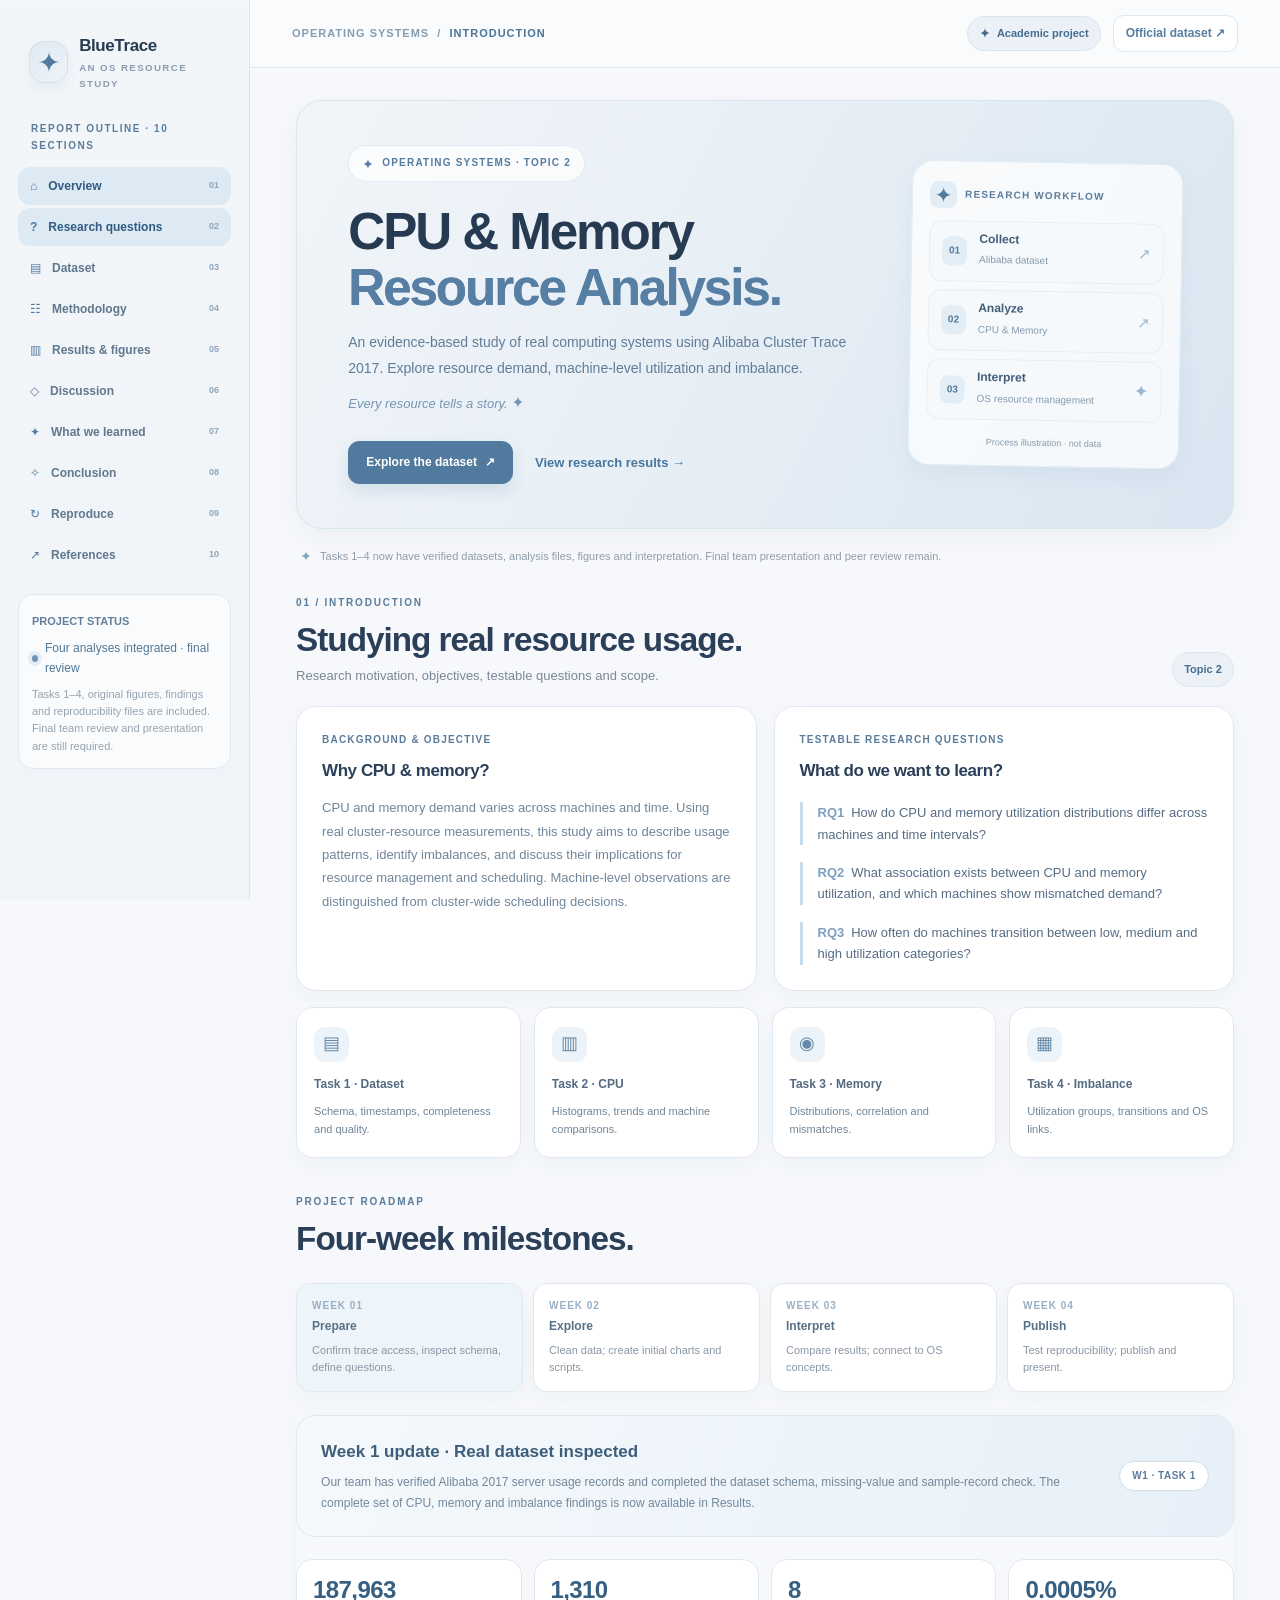
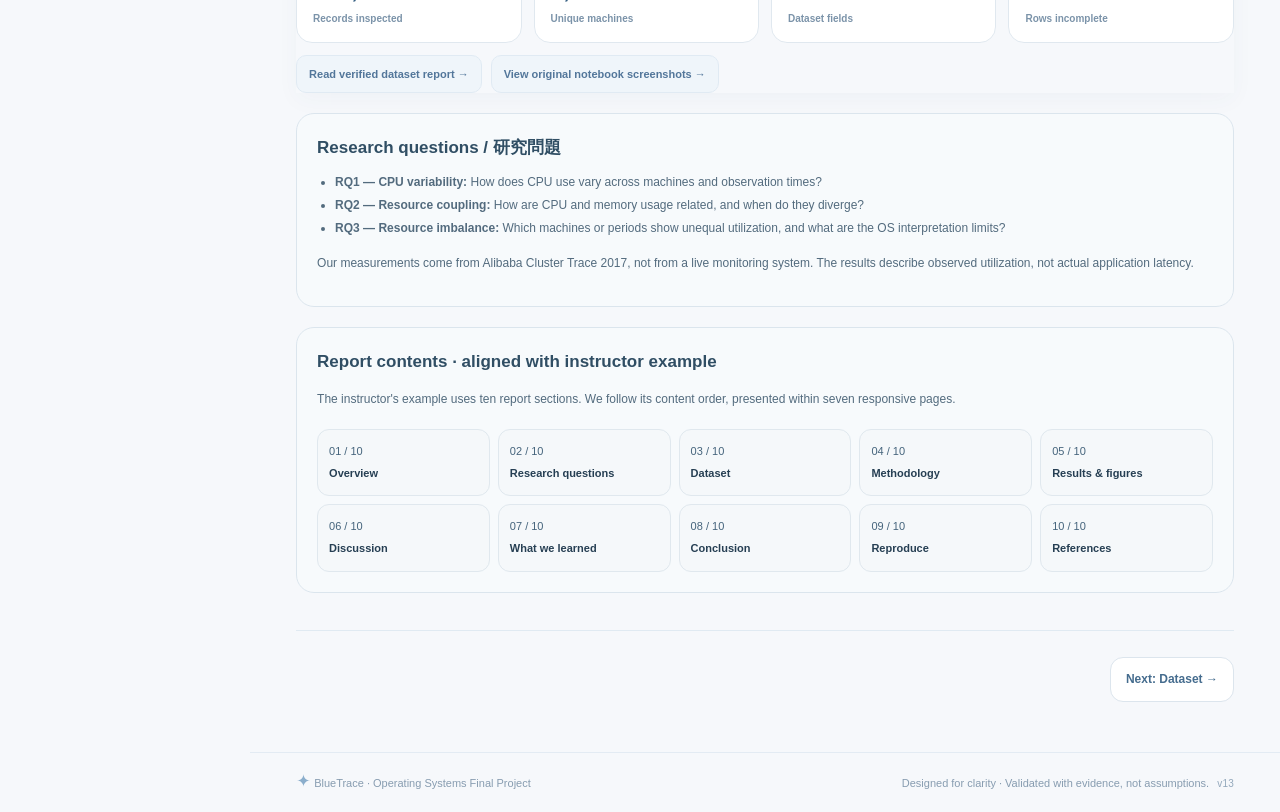
<file: index.html>
<!DOCTYPE html>

<html lang="en">
<head>
<meta charset="utf-8"/>
<meta content="width=device-width,initial-scale=1,viewport-fit=cover" name="viewport"/>
<meta content="#F3F6F9" name="theme-color"/>
<meta content="Operating Systems final project: Alibaba Cluster Trace 2017 CPU and memory analysis — Introduction." name="description"/>
<title>Introduction · BlueTrace · Complete Study OS Resource Study</title>
<!-- CSS fallback: page is styled even when assets/style.css is missing or HTML is opened alone. -->
<style>

    
    :root { --ink:#2e3c4e; --muted:#788493; --soft:#fafbfd; --white:#fff; --line:#ebf0f4; --blue:#6b8db4; --blue-deep:#506c8e; --blue-pale:#eef4f9; --mint:#e6f7f7; --pink:#fdf0f5; --shadow:0 12px 36px rgba(90,133,177,.075); --round:20px; }
    * {box-sizing:border-box} html {scroll-behavior:smooth} body {margin:0;background:#fafbfd;color:var(--ink);font-family:Inter,-apple-system,BlinkMacSystemFont,"Segoe UI",Arial,sans-serif;line-height:1.65;font-size:15px} a{color:#4b76a4} button,input,select {font:inherit} button{cursor:pointer} ::selection{background:#d7e5ef;color:#324e6f} :focus-visible{outline:3px solid #7ca8d1;outline-offset:3px}
    .app{display:grid;grid-template-columns:250px minmax(0,1fr);min-height:100vh;max-width:1680px;margin:auto}
    .side{height:100vh;position:sticky;top:0;border-right:1px solid var(--line);padding:30px 18px 22px;background:linear-gradient(160deg,#fafcfd 0%,#f9fbfd 75%,#f5f9fc);display:flex;flex-direction:column;z-index:20}
    .brand{display:flex;gap:11px;align-items:center;padding:2px 11px 29px;text-decoration:none;color:var(--ink)}.logo{width:42px;height:42px;display:grid;place-items:center;background:linear-gradient(140deg,#bed4e6,#e6edf6);border:1px solid #d2deea;border-radius:15px;color:#546f8d;font-size:25px;box-shadow:0 7px 18px #e4ecf4}.brand strong{font-size:17px;letter-spacing:-.4px;display:block}.brand small{display:block;font-size:9.7px;letter-spacing:1.4px;color:#909daa;font-weight:700}.nav-caption{padding:0 13px;margin:0 0 13px;color:#a0acba;font-size:10px;font-weight:750;letter-spacing:1.55px}.side nav{display:grid;gap:5px}.nav-link{display:flex;gap:11px;align-items:center;padding:10px 12px;border-radius:12px;color:#748292;text-decoration:none;font-size:13px;font-weight:570;transition:.2s}.nav-link svg{flex:none;opacity:.72}.nav-link:hover{background:#f3f7fb;color:#466f9a}.nav-link.active{background:linear-gradient(95deg,#e6eef6,#f1f6fa);color:#416b93;font-weight:770}.nav-link.active svg{opacity:1}.nav-link .num{margin-left:auto;font-size:9px;color:#a7b6c7}.side-bottom{margin-top:auto;padding:13px;background:#ffffffa8;border:1px solid #e7edf4;border-radius:15px}.side-bottom b{font-size:11px;color:#708295}.side-bottom p{font-size:11px;color:#96a4b1;line-height:1.55;margin:8px 0 0}.tiny-status{display:flex;align-items:center;gap:7px;font-size:12px;color:#59748f;margin-top:6px}.dot{width:7px;height:7px;display:inline-block;border-radius:50%;background:#9abbd9;box-shadow:0 0 0 3px #f0f5fa}
    .main{min-width:0}.bar{height:68px;padding:0 42px;background:#fff9;backdrop-filter:blur(14px);border-bottom:1px solid #eff3f7;position:sticky;top:0;z-index:10;display:flex;align-items:center;justify-content:space-between;gap:12px}.breadcrumbs{font-size:11px;letter-spacing:1px;color:#929fac;font-weight:700}.breadcrumbs strong{color:#536e8b}.bar-right{display:flex;align-items:center;gap:12px}.external{border:1px solid #e5ecf2;background:#fff;border-radius:11px;color:#667f9b;padding:8px 12px;font-size:12px;text-decoration:none;white-space:nowrap;font-weight:650}.external:hover{background:#f3f7fb}.mobile-toggle{display:none;background:#f3f7fb;border:0;border-radius:10px;padding:7px 10px;font-size:19px;color:#587a9b}
    .container{max-width:1190px;margin:0 auto;padding:32px 42px 96px}.section{padding-top:74px;scroll-margin-top:68px}.section:first-child{padding-top:0}.hero{border-radius:28px;min-height:400px;overflow:hidden;position:relative;padding:51px 56px;background:radial-gradient(circle at 79% 24%,#d7e6f1 0%,transparent 30%),radial-gradient(circle at 100% 100%,#dfe9f1 0%,transparent 38%),linear-gradient(115deg,#f1f6fa 0%,#f8fbfd 53%,#eaeff7 100%);border:1px solid #e9eff7;display:flex;align-items:center;box-shadow:var(--shadow)}.hero-copy{max-width:630px;position:relative;z-index:2}.micro{display:inline-flex;align-items:center;gap:8px;background:#ffffffad;border:1px solid #eaeff5;border-radius:40px;padding:7px 13px;color:#6c87a3;font-size:10px;font-weight:750;letter-spacing:1.2px}.hero h1{font-size:clamp(36px,4.2vw,61px);letter-spacing:-2.3px;line-height:1.16;margin:21px 0 16px;font-weight:780}.hero h1 em{font-style:normal;background:linear-gradient(95deg,#5379a0,#91b5d7);background-clip:text;color:transparent}.hero p{max-width:510px;color:#6d7f90;margin:0;font-size:14px;line-height:1.9}.actions{display:flex;gap:10px;flex-wrap:wrap;margin-top:26px}.btn{display:inline-flex;align-items:center;justify-content:center;gap:8px;border:1px solid transparent;border-radius:11px;padding:11px 17px;font-size:12px;font-weight:760;text-decoration:none;transition:transform .18s,box-shadow .18s,background .18s}.btn:hover{transform:translateY(-1px)}.primary{background:#6688ad;color:#fff;box-shadow:0 7px 15px #becfdb80}.primary:hover{background:#53799b}.outline{color:#607c97;background:#fff9;border-color:#e3eaf1}.outline:hover{background:#fff}.hero-flower{position:absolute;right:7%;top:9%;font-size:55px;color:#99bbd8;opacity:.45;transform:rotate(-18deg)}.hero-graphic{position:absolute;width:310px;right:-18px;bottom:-48px;transform:rotate(-9deg);opacity:.75;display:grid;gap:10px}.fakepanel{background:#ffffffa3;border:1px solid #fff;border-radius:19px;padding:14px;box-shadow:0 9px 22px #9bbad62a;backdrop-filter:blur(5px)}.fakepanel b{font-size:10px;letter-spacing:1px;color:#7695b1}.fakeline{height:7px;border-radius:8px;margin:10px 0;background:linear-gradient(90deg,#c8d9e7,#f1f7fa);width:75%}.fakeline.short{width:52%}.fakebar{height:42px;display:flex;align-items:end;gap:6px;margin-top:8px}.fakebar span{display:block;flex:1;background:linear-gradient(#b5cadc,#e5eff6);border-radius:5px 5px 3px 3px}.fakebar span:nth-child(1){height:36%}.fakebar span:nth-child(2){height:65%}.fakebar span:nth-child(3){height:48%}.fakebar span:nth-child(4){height:88%}.fakebar span:nth-child(5){height:57%}.fakebar span:nth-child(6){height:76%}.hero-note{font-size:9px;color:#88a0b2}.note-line{display:flex;align-items:center;gap:8px;font-size:11px;color:#909caa;margin:18px 4px 24px}.note-line svg{color:#84a4be;flex:none}
    .headline{display:flex;align-items:end;justify-content:space-between;gap:16px;margin:0 0 19px}.overline{color:#8ba4bd;font-size:10px;font-weight:780;letter-spacing:1.8px;text-transform:uppercase}.headline h2{font-size:clamp(25px,2.6vw,35px);margin:6px 0 5px;letter-spacing:-1px;line-height:1.2}.headline p{margin:0;color:#7b8896;font-size:13px;max-width:710px}.pill{display:inline-flex;align-items:center;gap:6px;color:#788ca2;background:#f3f7fb;border:1px solid #e7edf4;border-radius:24px;padding:7px 11px;font-size:11px;font-weight:760;white-space:nowrap}.grid2{display:grid;grid-template-columns:1fr 1fr;gap:17px}.grid3{display:grid;grid-template-columns:repeat(3,1fr);gap:16px}.card{border:1px solid var(--line);background:#fff;border-radius:var(--round);padding:25px;box-shadow:var(--shadow);min-width:0}.card h3{margin:0 0 11px;font-size:17px;letter-spacing:-.45px}.card p{font-size:13px;line-height:1.8;color:#768492;margin:0}.card .card-lead{color:#697b8d}.kicker{font-size:10px;font-weight:800;color:#93a7bc;letter-spacing:1.2px;display:block;margin-bottom:9px}.question{border-left:3px solid #c7d8e6;padding-left:15px;margin-top:17px;font-size:13px;color:#566c84}.qnum{font-weight:850;color:#7da0c0;margin-right:7px}.task-grid{display:grid;grid-template-columns:repeat(4,1fr);gap:13px;margin-top:16px}.task{border:1px solid #e7edf4;border-radius:17px;padding:19px 17px;background:#fff;min-height:145px}.task-icon{width:35px;height:35px;display:grid;place-items:center;font-size:18px;background:#f4f8fb;color:#7e9fbf;border-radius:11px;margin-bottom:13px}.task b{display:block;font-size:12px;color:#536a81}.task p{font-size:11px;color:#90a0ae;line-height:1.65;margin:7px 0 0}.timeline{display:grid;grid-template-columns:repeat(4,1fr);gap:10px;margin-top:19px}.week{border:1px solid #eaeff4;border-radius:14px;background:#fff;padding:14px 15px}.week:first-child{background:#f3f7fb;border-color:#e0e9f1}.week small{display:block;color:#99afc3;font-size:10px;font-weight:800;letter-spacing:1px}.week strong{font-size:12px;color:#587086;display:block;margin-top:3px}.week p{color:#8a97a5;font-size:11px;line-height:1.6;margin:5px 0 0}
    .databox{display:grid;grid-template-columns:1.1fr .9fr;gap:17px}.source{background:linear-gradient(135deg,#f6f9fc 0,#fff 90%)}.source-link{display:inline-flex;align-items:center;font-size:12px;font-weight:750;margin-top:17px}.schema{width:100%;border-collapse:collapse;min-width:590px}.schema th{text-align:left;font-size:11px;color:#8ba0b6;font-weight:700;padding:11px 12px;border-bottom:1px solid #ebf0f5;background:#fafbfd}.schema td{padding:11px 12px;border-bottom:1px solid #f4f6f8;color:#6f8090;font-size:12px}.schema td:first-child{color:#455f7c;font-weight:650}.scroll{overflow-x:auto;border-radius:12px}.muted{color:#8997a4;font-size:11px;line-height:1.7}.stat-grid{display:grid;grid-template-columns:repeat(4,1fr);gap:13px;margin:18px 0}.stat{padding:18px;background:#fff;border:1px solid var(--line);border-radius:16px}.stat b{font-size:23px;letter-spacing:-.6px;display:block;color:#5e83a5}.stat span{font-size:10px;color:#96a4b2;font-weight:700;letter-spacing:.6px}.list{margin:11px 0 0;padding-left:18px;font-size:12px;color:#7b8996;line-height:1.95}.list li{margin-bottom:3px}.method{display:flex;align-items:stretch;gap:12px;flex-wrap:wrap}.step{flex:1 1 155px;padding:18px;border:1px solid var(--line);border-radius:16px;background:#fff}.step span{font-size:10px;color:#9ab1c5;font-weight:800}.step b{font-size:12px;display:block;margin-top:5px;color:#526c89}.step p{font-size:11px;color:#8897a5;margin:7px 0 0;line-height:1.6}.meth-card{margin-top:16px}.tag{font-size:10px;background:#f3f7fb;color:#708eab;border-radius:10px;padding:5px 9px;display:inline-block;font-weight:750}.table-note{font-size:11px;color:#8a99a6;margin-top:10px}
    .result-notice{background:#f4f8fb;border:1px solid #e7edf4;border-radius:16px;padding:17px 20px;display:flex;align-items:start;gap:13px;margin-bottom:17px;color:#6c8297;font-size:12px;line-height:1.7}.result-notice svg{flex:none;color:#81a3c2}.result-notice b{color:#516f8c}.figure-grid{display:grid;grid-template-columns:repeat(2,minmax(0,1fr));gap:16px}.figure-card{background:#fff;border:1px solid var(--line);border-radius:19px;padding:18px;box-shadow:var(--shadow);min-width:0}.figure-title{display:flex;justify-content:space-between;gap:9px;align-items:center;margin-bottom:12px}.figure-title h3{font-size:13px;letter-spacing:-.2px;margin:0}.fig-number{font-size:10px;color:#9bb1c4;font-weight:800}.figure-placeholder{height:202px;background:linear-gradient(#fafbfd,#fafbfd);border:1px dashed #e4ebf1;border-radius:13px;display:flex;flex-direction:column;align-items:center;justify-content:center;gap:9px;color:#a6b6c5;text-align:center;padding:15px}.placeholder-icon{font-size:27px;background:#f3f7fb;color:#9eb8d2;width:52px;height:52px;border-radius:16px;display:grid;place-items:center}.figure-placeholder b{font-size:12px;color:#8da1b3}.figure-placeholder span{font-size:10px}.figure-img{display:none;max-width:100%;width:100%;height:auto;border-radius:12px;border:1px solid #eef2f6}.figure-card.ready .figure-img{display:block}.figure-card.ready .figure-placeholder{display:none}.figure-caption{color:#8b9ba9;font-size:11px;line-height:1.7;margin:12px 2px 0;min-height:37px}.figure-card .tag{background:#f9fbfd;margin-top:12px}
    .preview{margin-top:19px;background:#fff;border:1px solid var(--line);border-radius:20px;padding:24px;box-shadow:var(--shadow)}.preview-head{display:flex;justify-content:space-between;align-items:start;gap:12px}.preview-head h3{margin:4px 0 6px;font-size:17px}.preview-head p{color:#8794a1;font-size:12px;line-height:1.7;margin:0}.upload-row{display:flex;gap:11px;align-items:center;flex-wrap:wrap;margin:19px 0 14px}.file-input{display:none}.chart-controls{display:flex;gap:11px;align-items:end;flex-wrap:wrap;margin-top:16px}.control{color:#77899d;font-size:11px;display:grid;gap:5px;font-weight:700}.control select{border:1px solid #e5ebf1;background:#fafbfd;color:#5f788d;border-radius:10px;padding:10px 12px;min-width:155px;font-size:12px;max-width:100%}.local-chart-box{height:240px;border:1px dashed #e4e9f0;border-radius:13px;margin-top:14px;position:relative;background:#fafbfd}.local-chart-box canvas{width:100%;height:100%;display:none}.chart-empty{position:absolute;inset:0;display:grid;place-items:center;font-size:12px;color:#9eadbb;padding:15px;text-align:center}.sample-status{color:#7c92a5;font-size:11px;line-height:1.75;margin:11px 0 0}.preview-metrics{display:flex;gap:10px;flex-wrap:wrap}.preview-metrics span{background:#f5f9fc;border-radius:9px;padding:6px 10px;font-size:11px;color:#637c92}
    .discussion{display:grid;grid-template-columns:1fr 1fr;gap:16px}.discussion .card{position:relative;overflow:hidden}.discussion .card::after{content:none;position:absolute;right:20px;top:18px;color:#e0e9f1;font-size:30px}.discussion h3{padding-right:20px}.conclusion-box{background:linear-gradient(120deg,#f2f7fb,#fafbfd);border:1px solid #e5ecf2;border-radius:22px;padding:34px}.conclusion-box h3{margin:0 0 9px;font-size:19px}.conclusion-box p{font-size:13px;color:#798a9b;margin:0;line-height:1.85}.conclusion-items{display:grid;grid-template-columns:repeat(3,1fr);gap:12px;margin-top:18px}.conclusion-items div{background:#fff9;border:1px solid #e8eef4;border-radius:13px;padding:15px;font-size:12px;color:#6d859b}.conclusion-items span{display:block;font-size:10px;color:#9fb3c5;letter-spacing:1px;font-weight:760;margin-bottom:4px}.ref-list{display:grid;gap:10px}.ref-item{border:1px solid #ecf0f4;border-radius:12px;background:#fafcfd;padding:14px 16px;font-size:12px;color:#6c7c8c}.ref-item b{display:block;color:#546f8a;margin-bottom:3px}.ref-item a{word-break:break-word}.code{padding:13px 16px;background:#f5f8fc;border-radius:11px;color:#4f6b85;overflow-x:auto;font-size:12px}.roles{display:grid;grid-template-columns:repeat(3,1fr);gap:9px}.role{background:#fafbfd;border:1px solid #edf2f6;border-radius:11px;padding:12px;font-size:11px;color:#708597}.role b{display:block;color:#55738f;font-size:12px}.footer{padding:30px 0 10px;margin-top:75px;border-top:1px solid #ebf0f4;display:flex;justify-content:space-between;gap:10px;font-size:11px;color:#a8b1bb}.footer .flower{font-size:16px;color:#9ebbd5}
    @media(max-width:1180px){.app{grid-template-columns:220px minmax(0,1fr)}.container{padding:30px 27px 75px}.bar{padding:0 27px}.hero{padding:47px 35px}.hero-graphic{right:-100px;opacity:.6}}
    @media(max-width:900px){.task-grid{grid-template-columns:repeat(2,1fr)}.stat-grid{grid-template-columns:repeat(2,1fr)}.databox{grid-template-columns:1fr}.hero-graphic{display:none}.roles{grid-template-columns:repeat(2,1fr)}}
    @media(max-width:760px){.app{display:block}.side{position:fixed;left:0;top:0;width:260px;transform:translateX(-100%);transition:transform .23s;box-shadow:20px 0 35px #4c647f1e}.side.open{transform:translateX(0)}.scrim{position:fixed;inset:0;background:#2c425a66;z-index:19;display:none}.scrim.show{display:block}.mobile-toggle{display:block}.bar{height:60px;padding:0 17px}.breadcrumbs{font-size:10px}.bar-right .external{font-size:10px;padding:7px 9px}.container{padding:18px 15px 60px}.section{padding-top:57px;scroll-margin-top:58px}.hero{min-height:350px;padding:34px 27px}.hero h1{letter-spacing:-1.8px}.headline{align-items:start;flex-direction:column;gap:8px}.grid2,.discussion{grid-template-columns:1fr}.figure-grid{grid-template-columns:1fr}.grid3{grid-template-columns:1fr}.timeline{grid-template-columns:repeat(2,1fr)}.conclusion-items{grid-template-columns:1fr}.footer{margin-top:50px;flex-direction:column}.card{padding:20px}.preview{padding:19px}.hero-flower{font-size:37px}.preview-head{flex-direction:column}}
    @media(max-width:440px){.task-grid{grid-template-columns:1fr 1fr;gap:9px}.task{padding:15px 12px;min-height:150px}.hero{padding:30px 22px}.hero h1{font-size:37px}.stat-grid{gap:8px}.stat{padding:13px}.stat b{font-size:21px}.timeline{gap:8px}.week{padding:12px 10px}.roles{grid-template-columns:1fr}.external{display:none}}
    @media(prefers-reduced-motion:reduce){html{scroll-behavior:auto}*,*:before,*:after{transition:none!important}}
    @media print{.side,.bar,.preview,.actions,.footer{display:none!important}.app{display:block}.container{max-width:none;padding:0}.section{padding-top:25px;break-inside:avoid}.hero{min-height:0;box-shadow:none}.card{box-shadow:none}.figure-card{break-inside:avoid}}
  

/* Responsive multi-page upgrade — v3 */
html{scroll-behavior:smooth}
body{overflow-x:hidden;background:#fafbfd}
.app{max-width:1880px}
.main{min-height:100vh;display:flex;flex-direction:column}
.container{width:100%;max-width:1260px;padding:32px clamp(24px,3.6vw,56px) 50px;flex:1}
.page-section{padding:0;min-width:0;animation:page-in .28s ease both}
@keyframes page-in{from{opacity:.5;transform:translateY(6px)}to{opacity:1;transform:none}}
.side{z-index:80;overflow-y:auto;scrollbar-width:thin}
.nav-link:focus-visible,.mobile-toggle:focus-visible,.menu-close:focus-visible{outline:3px solid #7aa0c9;outline-offset:3px}
.nav-link[aria-current="page"]{background:linear-gradient(95deg,#e6eef6,#f1f6fa);color:#416b93;font-weight:770}
.bar{z-index:30;flex-shrink:0;min-width:0}
.menu-close{display:none;align-items:center;justify-content:center;border:1px solid #e2ebf3;background:white;color:#4f6a85;width:37px;height:37px;border-radius:11px;line-height:1;font-size:24px}
.hero-v3{min-height:320px;padding:44px clamp(24px,4vw,56px);gap:35px;display:grid;grid-template-columns:minmax(0,1.65fr) minmax(225px,.85fr);background:radial-gradient(circle at 92% 8%,#ddeaf3 0%,transparent 35%),linear-gradient(116deg,#f2f6fa 0%,#fafcfd 50%,#e9f0f7 100%);box-shadow:0 15px 34px rgba(92,134,181,.07);border-radius:26px}
.hero-v3 .hero-copy{max-width:740px}
.hero-v3 h1{font-size:clamp(38px,4vw,61px);line-height:1.09;letter-spacing:-2.1px;margin:22px 0 14px}
.hero-v3 .hero-subtitle{max-width:590px;font-size:14px;color:#7189a0;line-height:1.85;margin:0}
.hero-v3 .hero-quote{font-size:13px;color:#7896b0;font-style:italic;margin:10px 0 0}
.hero-v3 .actions{margin-top:24px;display:flex;gap:22px;align-items:center;flex-wrap:wrap}
.text-action{font-size:13px;font-weight:720;color:#547a9c;text-decoration:none;white-space:nowrap}
.text-action:hover{text-decoration:underline}
.mini-sparkle{font-size:13px}
.hero-process{background:#ffffffbe;border:1px solid #ebf1f6;box-shadow:0 12px 24px rgba(104,155,198,.08);border-radius:21px;align-self:center;padding:20px 17px 15px;position:relative;z-index:2;max-width:310px;width:100%;justify-self:end;transform:rotate(1deg)}
.process-top{display:flex;align-items:center;gap:8px;font-size:10px;letter-spacing:1.15px;color:#8ba2b8;font-weight:800;margin:0 0 12px}
.process-orb{width:27px;height:27px;border-radius:9px;background:#edf3f9;display:grid;place-items:center;color:#7fa6c6;font-size:17px}
.process-step{background:#fafbfd;border:1px solid #f1f5f9;border-radius:13px;display:flex;align-items:center;gap:12px;margin:8px 0;padding:10px 12px;color:#4b5f73}
.process-index{font-size:10px;color:#769ebe;background:#eef4f9;padding:6px 7px;border-radius:8px;font-weight:750}
.process-step b{display:block;font-size:12px;line-height:1.2}
.process-step small{color:#97a7b5;font-size:10px}
.step-symbol{margin-left:auto;color:#b4c6d6}
.visual-note{display:block;text-align:center;color:#a4b1be;font-size:9px;padding-top:7px}
.page-nav{display:flex;justify-content:space-between;gap:14px;flex-wrap:wrap;padding:26px 0 0;margin-top:37px;border-top:1px solid #ebf0f5}
.page-nav a{background:#fff;border:1px solid #e7edf3;color:#617c97;border-radius:13px;padding:12px 15px;font-size:12px;text-decoration:none;font-weight:700;transition:.2s}
.page-nav a:hover{background:#f1f6fa;transform:translateY(-1px)}
.page-footer{display:flex;justify-content:space-between;align-items:center;flex-wrap:wrap;gap:12px;padding:20px clamp(24px,3.6vw,56px);border-top:1px solid #eef2f6;font-size:11px;color:#98a6b6}
.page-footer .little-flower{color:#8eb5d5}
.results-intro{display:flex;align-items:flex-start;gap:13px;border:1px solid #ecf1f6;background:#f7fafc;border-radius:15px;padding:16px 18px;margin-bottom:20px}
.results-intro p{margin:3px 0 0;font-size:12px;color:#7c8c9e}
.results-intro b{font-size:13px;color:#58728e}
.status-dot{background:#92b8d7;width:10px;height:10px;flex:none;border-radius:50%;margin-top:7px;box-shadow:0 0 0 4px #e8f0f7}
.page-section>.headline:first-child{margin-top:3px}
.figure-card,.card,.stat,.task,.week{min-width:0}
button,input,select{max-width:100%}
.scroll{max-width:100%;overflow-x:auto}
.code{max-width:100%;white-space:pre-wrap;overflow-wrap:anywhere}
.external{display:inline-flex;align-items:center;justify-content:center}
.mobile-toggle{min-width:40px;min-height:40px;line-height:1;align-items:center;justify-content:center}
.scrim{z-index:70}
.body-menu-open{overflow:hidden}
.skip-link{position:fixed;left:12px;top:-55px;background:#fff;color:#345a7a;padding:10px 16px;border-radius:10px;z-index:120}
.skip-link:focus{top:10px}
@media (max-width:1210px) and (min-width:901px){.app{grid-template-columns:220px minmax(0,1fr)}.side{padding-left:10px;padding-right:10px}.nav-link{font-size:12px}.hero-v3{grid-template-columns:minmax(0,1.6fr) minmax(198px,.8fr);gap:15px}.hero-v3 h1{font-size:clamp(36px,3.6vw,52px)}.hero-process{padding:15px 11px}.container{padding:26px 27px}}
@media (max-width:900px){
 .app{display:block}
 .side{position:fixed;left:0;top:0;bottom:0;width:min(305px,85vw);height:100dvh;height:100vh;transform:translateX(-105%);transition:transform .25s ease;box-shadow:none;z-index:90;visibility:hidden;pointer-events:none;padding-top:22px}
 .side.open{transform:translateX(0);box-shadow:24px 0 50px #354c6840;visibility:visible;pointer-events:auto}
 .scrim{position:fixed;inset:0;background:rgba(27,50,77,.42);z-index:85;display:block;opacity:0;pointer-events:none;visibility:hidden;transition:opacity .2s,visibility .2s}
 .scrim.show{opacity:1;pointer-events:auto;visibility:visible}
 .mobile-toggle{display:inline-flex;position:relative;z-index:35}
 .menu-close{display:inline-flex}
 .sidebar-top{display:flex;align-items:center;justify-content:space-between;gap:8px;padding-right:5px}
 .sidebar-top .brand{padding-bottom:17px}
 .bar{height:64px;padding:0 22px}
 .container{padding:26px 24px 45px}
 .hero-v3{min-height:0;padding:39px 33px;grid-template-columns:minmax(0,1fr) 230px}
 .hero-v3 h1{font-size:clamp(37px,5vw,51px)}
 .page-footer{padding:18px 24px}
}
@media (max-width:680px){
 .bar{height:60px;padding:0 15px}
 .bar-right .pill{display:none}
 .bar-right .external{font-size:10px;padding:7px 9px}
 .breadcrumbs{font-size:10px;letter-spacing:.4px}
 .container{padding:17px 15px 38px}
 .hero-v3{display:block;min-height:0;padding:31px 24px 27px;border-radius:23px}
 .hero-v3 h1{font-size:clamp(35px,8vw,47px);letter-spacing:-1.55px;margin:18px 0 13px}
 .hero-v3 .hero-subtitle{font-size:13px}
 .hero-v3 .actions{gap:12px;margin-top:22px}
 .hero-process{margin:25px 0 0;max-width:none;display:grid;grid-template-columns:repeat(3,minmax(0,1fr));gap:6px;transform:none;padding:12px}
 .process-top{grid-column:1/-1;margin-bottom:3px}
 .process-step{padding:9px 7px;margin:0;display:flex;align-items:flex-start;flex-direction:column;gap:6px;justify-content:center}
 .process-step b{font-size:11px}.process-step small{font-size:9px;line-height:1.3;display:block}
 .process-index{font-size:9px}.step-symbol{display:none}.visual-note{grid-column:1/-1;font-size:9px}
 .page-footer{padding:19px 16px;display:block}
 .page-footer span{display:block;margin-bottom:6px}
 .grid2,.grid3,.discussion,.figure-grid{grid-template-columns:1fr}
 .stat-grid{grid-template-columns:repeat(2,minmax(0,1fr))}
 .figure-card{padding:15px}
 .figure-img{width:100%}
 .results-intro{padding:13px}
 .page-nav a{flex:1 1 150px;text-align:center}
 .timeline{grid-template-columns:repeat(2,minmax(0,1fr))}
}
@media (max-width:370px){.bar-right .external{display:none}.hero-v3{padding:26px 19px}.hero-v3 h1{font-size:34px}.container{padding:14px 12px 28px}.process-step{padding:7px 5px}.hero-process{padding:8px}.page-nav{gap:8px}.micro{font-size:9px}}
@media (prefers-reduced-motion:reduce){.page-section{animation:none}.side,.scrim{transition:none}}
@media print{.side,.bar,.scrim,.page-nav,.page-footer,.preview{display:none!important}.app{display:block}.container{padding:0;max-width:none}.hero-v3{box-shadow:none;border:1px solid #ddd}}


/* ── V5 / soft mist-blue palette ──
   Color-only refresh. Layout, navigation and data features remain unchanged. */
:root {
  --ink:#2B4058; --muted:#70859A; --soft:#F5F8FC;
  --line:#DFE8F1; --blue:#5685B1; --blue-deep:#466E97;
  --blue-pale:#E6F0F9; --shadow:0 12px 34px rgba(57,86,116,.055);
}
body {background:#F7F9FC; color:var(--ink)}
a {color:#446F98}
::selection {background:#DEEAF5;color:#2B4058}
:focus-visible {outline-color:#769BBA}
.side {
  background:linear-gradient(165deg,#FAFCFE 0%,#F0F5FA 68%,#EAF2F8 100%);
  border-right-color:#DFE8F1;
}
.logo {background:linear-gradient(145deg,#C8DFF0,#E7F0F8);border-color:#D6E4F0;color:#4C769A;box-shadow:0 6px 16px rgba(110,150,186,.10)}
.brand small,.nav-caption{color:#8A9CB0}
.nav-link{color:#60778E}
.nav-link:hover{background:#E8F1F8;color:#3F6C93}
.nav-link.active,.nav-link[aria-current="page"]{
  background:linear-gradient(95deg,#DCEAF5,#EAF2F9);color:#3E6D96;
}
.nav-link .num{color:#8DA6BC}
.side-bottom{background:rgba(255,255,255,.67);border-color:#DEE8F1}
.side-bottom b{color:#627F99}
.tiny-status{color:#537896}
.dot{background:#91B4D1;box-shadow:0 0 0 3px #E6F0F7}
.bar{background:rgba(251,253,255,.89);border-bottom-color:#E3EBF3}
.breadcrumbs,.page-footer{color:#879CB0}
.breadcrumbs strong{color:#4B7396}
.external{color:#587EA0;border-color:#DEE8F1;background:#FFF}
.external:hover{background:#F1F6FA}
.mobile-toggle{background:#E7EFF7;color:#4A7196}
.menu-close{border-color:#D9E6F1;color:#4A7196}
.container{background:transparent}
.hero,.hero-v3 {
  background:radial-gradient(circle at 93% 8%,rgba(230,240,248,.7),transparent 36%),
             linear-gradient(112deg,#F5F8FC 0%,#E6F0F9 53%,#D1E2F1 100%);
  border-color:#DDE8F2;
  box-shadow:0 14px 32px rgba(64,97,129,.055);
}
.hero h1 em,.hero-v3 h1 em {
  background:linear-gradient(100deg,#476F97,#7EA5C7);
  -webkit-background-clip:text;background-clip:text;color:transparent;
}
.micro{color:#557B9E;background:rgba(255,255,255,.74);border-color:#E1EAF2}
.hero p,.hero-v3 .hero-subtitle{color:#607C97}
.hero-v3 .hero-quote{color:#7596B3}
.primary{background:#5685B1;color:white;box-shadow:0 7px 15px rgba(73,116,156,.15)}
.primary:hover{background:#476F97}
.outline{background:rgba(255,255,255,.76);color:#547B9C;border-color:#D8E6F1}
.text-action{color:#47769E}
.hero-flower{color:#9CBBD6;opacity:.33}
.hero-process{background:rgba(255,255,255,.74);border-color:#E4ECF4;box-shadow:0 8px 22px rgba(66,110,150,.065)}
.process-top{color:#7292AE}
.process-orb,.process-index{background:#E2EDF6;color:#6189AB}
.process-step{background:#F6F9FC;border-color:#E8EEF4;color:#415D77}
.process-step small,.visual-note{color:#849AAD}
.step-symbol{color:#9AB8D1}
.pill{background:#EFF5FA;border-color:#DDE9F2;color:#63809B}
.card,.task,.week,.stat,.figure-card{border-color:#DFE8F1;box-shadow:var(--shadow)}
.card{background:#FFF}
.card h3,.headline h2{color:#2B4058}
.task-icon{background:#EDF4F9;color:#6589A9}
.task-grid .task p,.card p{color:#708599}
.question{border-left-color:#C6DCEC}
.week:first-child{background:#EDF4FA;border-color:#DDEAF4}
.source{background:linear-gradient(135deg,#F0F6FA,#FFF 90%)}
.schema th{background:#F6F9FC;border-color:#E3EBF2;color:#6E90AB}
.schema td{border-color:#E9F0F5}
.schema td:first-child{color:#486F91}
.results-intro{background:#F0F6FB;border-color:#DFEAF3}
.results-intro b{color:#537896}
.status-dot{background:#8FB4D2;box-shadow:0 0 0 4px #E4EFF7}
.page-nav{border-top-color:#E0EAF2}
.page-nav a{border-color:#DDE8F1;color:#527797}
.page-nav a:hover{background:#EDF4FA}
.page-footer{border-top-color:#E3EBF3}
.page-footer .little-flower{color:#8BAECC}
.scrim{background:rgba(39,58,78,.38)}
.skip-link{color:#3A658A}
@media print{.hero,.hero-v3{background:#F3F7FA!important}}



/* V7: use deterministic, monochrome blue vector ornaments on all devices.
   No emoji font fallback on iOS / Android. */
.bt-spark-icon{display:inline-block;box-sizing:border-box;width:1em;height:1em;flex-shrink:0;vertical-align:-.12em;fill:currentColor;color:inherit}
.logo .bt-spark-icon{width:24px;height:24px;vertical-align:middle}
.nav-icon .bt-spark-icon{width:14px;height:14px}
.micro .bt-spark-icon,.pill .bt-spark-icon{width:12px;height:12px}
.process-orb .bt-spark-icon{width:19px;height:19px;vertical-align:middle}
.process-top .bt-spark-icon{width:19px;height:19px}
.hero-quote .bt-spark-icon{width:14px;height:14px}
.note-line .bt-spark-icon{width:12px;height:12px}
.page-footer .bt-spark-icon{width:15px;height:15px}
.discussion .card::after{content:none!important}

.build-tag{color:#93A8BB;font-size:10px;letter-spacing:.02em;margin-left:5px}

/* V8 / authentic Week 1 dataset exploration. Maintains mist-blue identity. */
.w1-divider{margin:26px 0 21px;height:1px;background:#dfebf3;border:0}
.w1-banner{margin:18px 0 22px;border:1px solid #dce8f2;background:linear-gradient(108deg,#f5f9fc,#e7f0f8);border-radius:19px;padding:22px 24px;display:flex;align-items:center;justify-content:space-between;gap:15px}
.w1-banner strong{color:#3e5e7b;font-size:17px;display:block;margin-bottom:6px}
.w1-banner p{font-size:12px;color:#73889b;margin:0;line-height:1.75}
.w1-status{display:inline-flex;padding:6px 12px;border-radius:50px;border:1px solid #cfdeeb;background:#fff;color:#5c7b9c;font-size:10px;letter-spacing:.05em;font-weight:800;white-space:nowrap}
.w1-section{margin-top:23px}.w1-section>h3{font-size:19px;letter-spacing:-.3px;color:#334f69;margin:2px 0 9px}
.w1-section>p,.w1-text{color:#718496;font-size:12px;line-height:1.85;margin:4px 0 15px}
.w1-statbar{display:grid;grid-template-columns:repeat(4,minmax(0,1fr));gap:12px;margin:17px 0 7px}
.w1-stat{background:#fff;border:1px solid #e0eaf3;border-radius:16px;padding:15px 16px;min-width:0}
.w1-stat b{display:block;color:#436f97;font-size:24px;line-height:1.25;letter-spacing:-.6px;font-variant-numeric:tabular-nums}
.w1-stat small{display:block;color:#7b93a9;font-size:10px;margin-top:6px;line-height:1.6;font-weight:650}
.w1-tablewrap{border:1px solid #e0eaf3;border-radius:15px;overflow-x:auto;background:#fff;margin:10px 0 8px}
.w1-table{border-collapse:collapse;width:100%;font-size:12px;min-width:700px}
.w1-table th{background:#f0f6fb;color:#5d7892;font-size:11px;text-align:left;white-space:nowrap;font-weight:800;padding:11px 13px;border-bottom:1px solid #dce8f2}
.w1-table td{padding:11px 13px;color:#5c7185;border-bottom:1px solid #edf2f6;vertical-align:top;line-height:1.6}
.w1-table tbody tr:last-child td{border-bottom:0}
.w1-table td:first-child{font-weight:700;color:#3d5e7c}
.w1-table td code{font-size:11px;background:#f2f7fa;padding:2px 4px;border-radius:4px;white-space:normal;overflow-wrap:anywhere}
.w1-caption{font-size:11px;color:#8399ad;line-height:1.7;margin:4px 0 17px}
.w1-evidence{display:grid;grid-template-columns:repeat(2,minmax(0,1fr));gap:15px;margin:17px 0}
.w1-evidence figure{border:1px solid #e0eaf3;border-radius:17px;padding:13px;background:#fff;margin:0;min-width:0;box-shadow:0 8px 30px rgba(75,107,140,.035)}
.w1-evidence figure:first-child{grid-column:1/-1}
.w1-evidence img{display:block;width:100%;height:auto;border:1px solid #eef2f5;border-radius:10px;object-fit:contain;background:#fff}
.w1-evidence figcaption{padding:10px 4px 0;color:#71889d;font-size:11px;line-height:1.7}
.w1-evidence figcaption strong{color:#4c6b87}
.w1-evidence a{display:block;cursor:zoom-in}
.w1-callout{border-left:3px solid #9ab5cb;background:#f5f9fc;border-radius:0 12px 12px 0;padding:16px 18px;margin-top:17px;color:#637c93;font-size:12px;line-height:1.8}
.w1-callout b{color:#405f7a}
.w1-links{display:flex;gap:9px;flex-wrap:wrap;margin:12px 0 8px}
.w1-links a{display:inline-flex;gap:6px;align-items:center;padding:9px 12px;border-radius:10px;background:#eff5fa;color:#52769a;border:1px solid #e0eaf3;font-size:11px;font-weight:750;text-decoration:none}
.w1-links a:hover{background:#e1edf7}
.w1-steps{display:grid;grid-template-columns:repeat(3,minmax(0,1fr));gap:11px;margin:16px 0}
.w1-steps>div{background:#fff;border:1px solid #e2ebf3;padding:15px;border-radius:14px}
.w1-steps b{display:block;font-size:12px;color:#4a6d8e;margin:0 0 6px}.w1-steps p{font-size:11px;color:#8096ab;line-height:1.8;margin:0}
.w1-inlinecode{display:block;overflow-x:auto;background:#eff5fa;border:1px solid #dae8f2;padding:13px 15px;border-radius:11px;color:#496b8b;font:11px/1.8 ui-monospace,SFMono-Regular,Consolas,monospace;white-space:pre}
@media(max-width:740px){.w1-evidence{grid-template-columns:1fr}.w1-evidence figure:first-child{grid-column:auto}.w1-statbar{grid-template-columns:repeat(2,minmax(0,1fr))}.w1-banner{padding:16px;align-items:flex-start;flex-direction:column}.w1-steps{grid-template-columns:1fr}.w1-stat b{font-size:20px}.w1-section>h3{font-size:17px}}
@media(max-width:380px){.w1-statbar{gap:8px}.w1-stat{padding:12px}.w1-links a{width:100%}}


.w1-swipe-hint{display:none;color:#86a0b4;font-size:11px;margin:8px 0 0}
@media(max-width:740px){.w1-swipe-hint{display:block}}


/* V10 original-file exhibits and supplementary findings */
.member-evidence{grid-column:1 / -1}
.member-evidence .figure-img{max-height:none;object-fit:contain;display:block}
.member-evidence .figure-caption{font-size:12px;line-height:1.8}
.evidence-link{display:inline-flex;margin-top:11px;font-size:12px;font-weight:700;color:var(--primary,#4d789d);text-decoration:none}
.report-prose{font-size:13px;line-height:1.85;color:var(--muted,#617a94)}
.report-prose + .report-prose{margin-top:10px}
.v10-note{background:#F4F8FC;border:1px solid #DFE8F2;border-radius:15px;padding:14px 17px;margin-top:14px;font-size:12px;line-height:1.8;color:#56718d}
.v10-note b{color:#344e6b}
.v10-evidence-title{margin:25px 0 13px;font-size:15px;color:#2d4561}
.v10-kpis{display:grid;grid-template-columns:repeat(3,minmax(0,1fr));gap:12px;margin:15px 0}
.v10-kpis div{border:1px solid #E3ECF5;background:white;border-radius:15px;padding:15px}
.v10-kpis b{display:block;font-size:22px;color:#40688c}
.v10-kpis span{font-size:11px;color:#7e97ac}
.v10-table th,.v10-table td{white-space:normal;min-width:125px}
.v10-table td:first-child{font-weight:700}
@media(max-width:620px){.v10-kpis{grid-template-columns:1fr 1fr}.member-evidence .figure-img{max-width:100%}}

/* V10: reviewed D chart handover */
.d-supplement{margin:19px 0 12px;border:1px solid #e0ebf4;background:#fff;border-radius:18px;padding:17px;max-width:100%}
.d-supplement h4{font-size:14px;color:#3a5f7e;margin:1px 0 12px}
.d-supplement figure{margin:0;max-width:100%}
.d-supplement img{display:block;width:100%;height:auto;border-radius:12px;border:1px solid #ecf1f5;max-width:100%}
.d-supplement figcaption{font-size:11px;color:#7e92a5;line-height:1.75;padding-top:9px}
.figure-card[data-figure="fig04_memory_histogram"] .figure-img{background:#fff;object-fit:contain}
.figure-card[data-figure="fig05_cpu_memory_scatter"] .figure-img{background:#fff;object-fit:contain}
@media(max-width:700px){.d-supplement{padding:12px}.v9-kpis{grid-template-columns:1fr 1fr;gap:8px}.v9-kpis b{font-size:19px}}

/* V12: one muted blue-grey website palette, original research PNGs untouched. */
:root{--v12-ink:#2B4053;--v12-muted:#647B8E;--v12-soft:#E9EFF4;--v12-accent:#567890}
.v12-report-outline{display:grid;grid-template-columns:repeat(5,minmax(0,1fr));gap:8px;margin-top:18px}
.v12-report-outline a{display:block;background:#F5F8FA;border:1px solid #E0E8EE;border-radius:12px;padding:13px 11px;text-decoration:none;color:#45647C;font-size:11px;line-height:1.6}
.v12-report-outline a strong{display:block;font-size:11px;color:#263F53;margin-top:4px}
.v12-summary{padding:20px;border-radius:18px;border:1px solid #DBE5ED;background:#F7FAFC;margin:20px 0}
.v12-summary h3{margin:0 0 9px;font-size:17px;color:#304E64}
.v12-summary p,.v12-summary li{font-size:12px;line-height:1.9;color:#536B7E}
.v12-summary ul{padding-left:18px;margin:8px 0 0}
.v12-source{color:#647B8E;font-size:11px;margin:9px 0}
.figure-card.ready .figure-img{display:block!important;width:100%;height:auto;border:1px solid #E0E7EC;border-radius:10px}
.figure-card.ready .figure-placeholder{display:none!important}
.v12-figure-note{font-size:11px;color:#526A7B;line-height:1.75;margin-top:11px}
.v12-index{padding:13px 16px;border-left:3px solid #7897B0;background:#F5F8FA;border-radius:4px 11px 11px 4px;margin-top:14px;color:#405C72}
.v12-table{width:100%;border-collapse:collapse;min-width:620px;font-size:12px}
.v12-table th,.v12-table td{padding:11px 13px;border-bottom:1px solid #E2EAF0;text-align:left;vertical-align:top}
.v12-table th{background:#EAF0F5;color:#304B61;font-weight:700}
.v12-scroll{max-width:100%;overflow-x:auto;border:1px solid #E0E8EE;border-radius:13px}
.v12-two-col{display:grid;grid-template-columns:repeat(2,minmax(0,1fr));gap:16px}
.v12-source-links a{color:#466B86;overflow-wrap:anywhere}
.v12-figure-key{border:1px solid #DCE7EF;background:#F5F9FC;border-radius:12px;padding:12px 15px;margin:12px 0;color:#4E697E;font-size:12px}
@media(max-width:800px){.v12-report-outline{grid-template-columns:repeat(2,minmax(0,1fr))}.v12-two-col{grid-template-columns:1fr}}
@media(max-width:480px){.v12-report-outline{grid-template-columns:repeat(2,minmax(0,1fr))}.v12-summary{padding:15px}.v12-report-outline a{padding:10px;font-size:10px}}
</style>
<link href="assets/style.css?v=13" rel="stylesheet"/>
<style>

/* BlueTrace V11 — unified muted-blue interface; all source figure files untouched. */
:root {
  --ink:#263B51; --muted:#637B91; --soft:#F6F8FB; --white:#fff;
  --line:#DCE5ED; --blue:#527A9E; --blue-deep:#355A7B; --blue-pale:#E9F0F6;
  --mint:#E9F0F6; --pink:#E9F0F6;
  --primary:#527A9E; --accent:#527A9E;
  --shadow:0 9px 26px rgba(40,68,96,.042);
}
html {color-scheme:light}
body {background:#F6F8FB;color:var(--ink)}
a {color:#41698E}
.side {background:linear-gradient(180deg,#F3F6F9 0%,#EFF4F8 100%);border-right:1px solid #DCE5ED}
.bar {background:rgba(249,251,253,.96);border-bottom:1px solid #E2E9EF}
.logo,.process-orb,.process-index,.nav-icon {color:#527A9E}
.logo {background:linear-gradient(145deg,#DFEAF3,#EEF4F8);border-color:#D0DFEB}
.hero,.hero-v3 {background:linear-gradient(118deg,#F1F5F9 0%,#E6EEF5 52%,#D9E6F1 100%);border:1px solid #D8E4EE;box-shadow:0 8px 27px rgba(48,76,103,.045)}
.hero-v3:before,.hero:before {filter:saturate(.35)}
.hero h1 em,.hero-v3 h1 em,.hero h1 span,.hero-v3 h1 span {color:#577FA4}
.primary,.btn-primary,.button-primary,.btn.main,.actions a.primary {background:#527A9E;color:#fff;border-color:#527A9E}
.primary:hover,.btn-primary:hover,.button-primary:hover,.actions a.primary:hover {background:#426889;color:#fff}
.nav-link:hover {background:#E6EEF5;color:#355A7B}
.nav-link.active,.nav-link[aria-current="page"] {background:#DDE9F3;color:#315B82}
.card,.figure-card,.preview,.w1-section,.stat,.task,.week {border-color:#E0E8EF;box-shadow:0 7px 22px rgba(48,76,103,.036)}
.card,.figure-card,.preview {background:#fff}
.kicker,.overline,.nav-caption,.fig-number,.process-top {color:#5A7C9B}
.pill,.tag,.badge {background:#EBF1F6;color:#456D92;border-color:#D9E5EE}
.status-dot,.dot {background:#7295B5;box-shadow:0 0 0 4px #E6EEF5}
.result-notice,.results-intro,.w1-callout,.v9-note {background:#F2F6F9;border-color:#DEE8F0;color:#4F6A83}
.result-notice b,.results-intro b,.w1-callout b {color:#2E526F}
.w1-statbar .w1-stat,.v10-kpis>div,.v9-kpis>div {background:#fff;border-color:#E0E8EF}
.w1-statbar b,.v10-kpis b,.v9-kpis b {color:#365F82}
.w1-table thead,.schema thead {background:#ECF2F7}
.w1-table tr:nth-child(even),.schema tr:nth-child(even) {background:#FAFBFD}
.page-nav a {border-color:#DCE5ED;background:#fff;color:#456C8E}
.page-nav a:hover {background:#EAF1F7}
.scrim {background:rgba(28,48,69,.42)}
.figure-card.ready .figure-img {display:block!important;width:100%;height:auto;max-width:100%;border:1px solid #E4EAF0;border-radius:12px;background:#fff}
.figure-card.ready .figure-placeholder {display:none!important}
.w1-evidence figure img {display:block!important;width:100%;max-width:100%;height:auto;border-radius:10px}
.d-supplement img {display:block!important;width:100%;max-width:100%;height:auto}
.fig-number,.figure-title h3 {color:#35546F}
.fig-number {letter-spacing:.5px}
.figure-card .figure-caption {color:#607589}
.bt-image-note {font-size:12px;color:#61798F;margin:8px 0 16px;line-height:1.8}
.bt-pending {margin:25px 0 4px;border:1px solid #DEE7EF;border-radius:17px;background:#F4F7FA;padding:13px 16px}
.bt-pending summary {cursor:pointer;color:#3F6280;font-size:13px;font-weight:750;list-style-position:outside;padding:6px 4px}
.bt-pending[open] summary {margin-bottom:14px}
.bt-pending .figure-grid {margin-top:12px}
.bt-pending .figure-card {box-shadow:none;background:#FAFBFD}
.bt-visible-intro {margin:0 0 20px;padding:12px 17px;background:#EFF4F8;border:1px solid #DCE7F0;border-radius:14px;font-size:13px;color:#496983}
.bt-visible-intro strong {color:#284C6C}
.bt-photo-section {scroll-margin-top:84px}
.bt-photo-section .w1-evidence {margin-top:14px}
@media(max-width:680px){
 .hero,.hero-v3 {background:linear-gradient(140deg,#F1F5F9,#DDE9F3)}
 .figure-card {padding:14px}
 .bt-pending{padding:12px}
}
</style>
<style id="instructor-audit-v13">.side nav[aria-label="Instructor report outline"]{display:flex;flex-direction:column;gap:3px}.side nav[aria-label="Instructor report outline"] .nav-link{min-height:38px;padding-top:8px;padding-bottom:8px;font-size:12px;line-height:1.25}.side .side-bottom{position:static;margin-top:20px}.v12-summary{scroll-margin-top:78px}#what-we-learned,#conclusion,#research-questions,#reproduce,#references,#task4-transitions{scroll-margin-top:92px}.v12-summary ol{padding-left:22px;line-height:1.9;color:#52677d}.v12-summary ol li{margin-bottom:8px}.v12-table caption{text-align:left;padding:8px 0;color:#667f92}.nav-link .num{font-variant-numeric:tabular-nums}@media(max-width:900px){.side nav[aria-label="Instructor report outline"] .nav-link{font-size:13px;min-height:41px}}
</style></head>
<body data-page="introduction" data-ui-version="11">
<a class="skip-link" href="#main-content">Skip to content</a>
<div aria-hidden="true" class="scrim" id="scrim"></div>
<div class="app">
<aside aria-hidden="false" aria-label="Report navigation" class="side" id="sidebar">
<div class="sidebar-top">
<a class="brand" href="index.html?v=13"><span aria-hidden="true" class="logo"><svg aria-hidden="true" class="bt-spark-icon" focusable="false" viewbox="0 0 24 24"><path d="M12 1.5C12 7.35 16.65 12 22.5 12C16.65 12 12 16.65 12 22.5C12 16.65 7.35 12 1.5 12C7.35 12 12 7.35 12 1.5Z" fill="currentColor"></path></svg></span><span><strong>BlueTrace</strong><small>AN OS RESOURCE STUDY</small></span></a>
<button aria-label="Close navigation" class="menu-close" id="menuClose" type="button">×</button>
</div>
<div class="nav-caption">REPORT OUTLINE · 10 SECTIONS</div>
<nav aria-label="Instructor report outline"><a aria-current="page" class="nav-link active" href="index.html?v=13#introduction"><span aria-hidden="true" class="nav-icon">⌂</span> Overview <span class="num">01</span></a>
<a aria-current="page" class="nav-link active" href="index.html?v=13#research-questions"><span aria-hidden="true" class="nav-icon">?</span> Research questions <span class="num">02</span></a>
<a class="nav-link" href="dataset.html?v=13#dataset"><span aria-hidden="true" class="nav-icon">▤</span> Dataset <span class="num">03</span></a>
<a class="nav-link" href="methodology.html?v=13#methodology"><span aria-hidden="true" class="nav-icon">☷</span> Methodology <span class="num">04</span></a>
<a class="nav-link" href="results.html?v=13#results"><span aria-hidden="true" class="nav-icon">▥</span> Results &amp; figures <span class="num">05</span></a>
<a class="nav-link" href="discussion.html?v=13#discussion"><span aria-hidden="true" class="nav-icon">◇</span> Discussion <span class="num">06</span></a>
<a class="nav-link" href="conclusion.html?v=13#what-we-learned"><span aria-hidden="true" class="nav-icon">✦</span> What we learned <span class="num">07</span></a>
<a class="nav-link" href="conclusion.html?v=13#conclusion"><span aria-hidden="true" class="nav-icon">✧</span> Conclusion <span class="num">08</span></a>
<a class="nav-link" href="references.html?v=13#reproduce"><span aria-hidden="true" class="nav-icon">↻</span> Reproduce <span class="num">09</span></a>
<a class="nav-link" href="references.html?v=13#references"><span aria-hidden="true" class="nav-icon">↗</span> References <span class="num">10</span></a></nav>
<div class="side-bottom"><b>PROJECT STATUS</b><div class="tiny-status"><span class="dot"></span><span id="progress-label">Four analyses integrated · final review</span></div><p>Tasks 1–4, original figures, findings and reproducibility files are included. Final team review and presentation are still required.</p></div>
</aside>
<div class="main">
<header class="bar"><div class="bar-lead" style="display:flex;align-items:center;gap:11px;min-width:0"><button aria-controls="sidebar" aria-expanded="false" aria-label="Open navigation menu" class="mobile-toggle" id="menuBtn" type="button"><span aria-hidden="true">☰</span></button><div class="breadcrumbs">OPERATING SYSTEMS  /  <strong>INTRODUCTION</strong></div></div><div class="bar-right"><span class="pill"><svg aria-hidden="true" class="bt-spark-icon" focusable="false" viewbox="0 0 24 24"><path d="M12 1.5C12 7.35 16.65 12 22.5 12C16.65 12 12 16.65 12 22.5C12 16.65 7.35 12 1.5 12C7.35 12 12 7.35 12 1.5Z" fill="currentColor"></path></svg> Academic project</span><a class="external" href="https://github.com/alibaba/clusterdata/tree/master/cluster-trace-v2017" rel="noopener noreferrer" target="_blank">Official dataset ↗</a></div></header>
<main class="container" id="main-content" tabindex="-1">
<section class="page-section" id="introduction">
<div class="hero hero-v3">
<div class="hero-copy">
<span class="micro"><span aria-hidden="true" class="mini-sparkle"><svg aria-hidden="true" class="bt-spark-icon" focusable="false" viewbox="0 0 24 24"><path d="M12 1.5C12 7.35 16.65 12 22.5 12C16.65 12 12 16.65 12 22.5C12 16.65 7.35 12 1.5 12C7.35 12 12 7.35 12 1.5Z" fill="currentColor"></path></svg></span> OPERATING SYSTEMS · TOPIC 2</span>
<h1>CPU &amp; Memory<br/><em>Resource Analysis.</em></h1>
<p class="hero-subtitle">An evidence-based study of real computing systems using Alibaba Cluster Trace 2017. Explore resource demand, machine-level utilization and imbalance.</p>
<p class="hero-quote">Every resource tells a story. <span aria-hidden="true"><svg aria-hidden="true" class="bt-spark-icon" focusable="false" viewbox="0 0 24 24"><path d="M12 1.5C12 7.35 16.65 12 22.5 12C16.65 12 12 16.65 12 22.5C12 16.65 7.35 12 1.5 12C7.35 12 12 7.35 12 1.5Z" fill="currentColor"></path></svg></span></p>
<div class="actions"><a class="btn primary" href="dataset.html?v=13">Explore the dataset <span aria-hidden="true">↗</span></a><a class="text-action" href="results.html?v=13">View research results <span aria-hidden="true">→</span></a></div>
</div>
<div aria-label="Project workflow illustration, not measured data" class="hero-process" role="img">
<div class="process-top"><span class="process-orb"><svg aria-hidden="true" class="bt-spark-icon" focusable="false" viewbox="0 0 24 24"><path d="M12 1.5C12 7.35 16.65 12 22.5 12C16.65 12 12 16.65 12 22.5C12 16.65 7.35 12 1.5 12C7.35 12 12 7.35 12 1.5Z" fill="currentColor"></path></svg></span><span>RESEARCH WORKFLOW</span></div>
<div class="process-step"><span class="process-index">01</span><span><b>Collect</b><small>Alibaba dataset</small></span><span class="step-symbol">↗</span></div>
<div class="process-step"><span class="process-index">02</span><span><b>Analyze</b><small>CPU &amp; Memory</small></span><span class="step-symbol">↗</span></div>
<div class="process-step"><span class="process-index">03</span><span><b>Interpret</b><small>OS resource management</small></span><span class="step-symbol"><svg aria-hidden="true" class="bt-spark-icon" focusable="false" viewbox="0 0 24 24"><path d="M12 1.5C12 7.35 16.65 12 22.5 12C16.65 12 12 16.65 12 22.5C12 16.65 7.35 12 1.5 12C7.35 12 12 7.35 12 1.5Z" fill="currentColor"></path></svg></span></div>
<span class="visual-note">Process illustration · not data</span>
</div>
</div>
<div class="note-line"><span><svg aria-hidden="true" class="bt-spark-icon" focusable="false" viewbox="0 0 24 24"><path d="M12 1.5C12 7.35 16.65 12 22.5 12C16.65 12 12 16.65 12 22.5C12 16.65 7.35 12 1.5 12C7.35 12 12 7.35 12 1.5Z" fill="currentColor"></path></svg></span> Tasks 1–4 now have verified datasets, analysis files, figures and interpretation. Final team presentation and peer review remain.</div>
<div class="headline"><div><span class="overline">01 / INTRODUCTION</span><h2>Studying real resource usage.</h2><p>Research motivation, objectives, testable questions and scope.</p></div><span class="pill">Topic 2</span></div>
<div class="grid2"><article class="card"><span class="kicker">BACKGROUND &amp; OBJECTIVE</span><h3>Why CPU &amp; memory?</h3><p>CPU and memory demand varies across machines and time. Using real cluster-resource measurements, this study aims to describe usage patterns, identify imbalances, and discuss their implications for resource management and scheduling. Machine-level observations are distinguished from cluster-wide scheduling decisions.</p></article><article class="card"><span class="kicker">TESTABLE RESEARCH QUESTIONS</span><h3>What do we want to learn?</h3><div class="question"><span class="qnum">RQ1</span>How do CPU and memory utilization distributions differ across machines and time intervals?</div><div class="question"><span class="qnum">RQ2</span>What association exists between CPU and memory utilization, and which machines show mismatched demand?</div><div class="question"><span class="qnum">RQ3</span>How often do machines transition between low, medium and high utilization categories?</div></article></div>
<div class="task-grid"><article class="task"><div class="task-icon">▤</div><b>Task 1 · Dataset</b><p>Schema, timestamps, completeness and quality.</p></article><article class="task"><div class="task-icon">▥</div><b>Task 2 · CPU</b><p>Histograms, trends and machine comparisons.</p></article><article class="task"><div class="task-icon">◉</div><b>Task 3 · Memory</b><p>Distributions, correlation and mismatches.</p></article><article class="task"><div class="task-icon">▦</div><b>Task 4 · Imbalance</b><p>Utilization groups, transitions and OS links.</p></article></div>
<div class="headline" style="margin-top:30px"><div><span class="overline">PROJECT ROADMAP</span><h2>Four-week milestones.</h2></div></div><div class="timeline"><div class="week"><small>WEEK 01</small><strong>Prepare</strong><p>Confirm trace access, inspect schema, define questions.</p></div><div class="week"><small>WEEK 02</small><strong>Explore</strong><p>Clean data; create initial charts and scripts.</p></div><div class="week"><small>WEEK 03</small><strong>Interpret</strong><p>Compare results; connect to OS concepts.</p></div><div class="week"><small>WEEK 04</small><strong>Publish</strong><p>Test reproducibility; publish and present.</p></div></div>
<div class="w1-section" id="w1-update"><div class="w1-banner"><div><strong>Week 1 update · Real dataset inspected</strong><p>Our team has verified Alibaba 2017 server usage records and completed the dataset schema, missing-value and sample-record check. The complete set of CPU, memory and imbalance findings is now available in Results.</p></div><span class="w1-status">W1 · TASK 1</span></div>
<div class="w1-statbar"><div class="w1-stat"><b>187,963</b><small>Records inspected</small></div><div class="w1-stat"><b>1,310</b><small>Unique machines</small></div><div class="w1-stat"><b>8</b><small>Dataset fields</small></div><div class="w1-stat"><b>0.0005%</b><small>Rows incomplete</small></div></div>
<div class="w1-links"><a href="dataset.html?v=13#w1-summary">Read verified dataset report →</a><a href="dataset.html?v=13#w1-evidence">View original notebook screenshots →</a></div></div>
<section aria-label="Research questions · section 02 of instructor report" class="v12-summary" id="research-questions"><h3>Research questions / 研究問題</h3><ul>
<li><b>RQ1 — CPU variability:</b> How does CPU use vary across machines and observation times?</li>
<li><b>RQ2 — Resource coupling:</b> How are CPU and memory usage related, and when do they diverge?</li>
<li><b>RQ3 — Resource imbalance:</b> Which machines or periods show unequal utilization, and what are the OS interpretation limits?</li>
</ul><p>Our measurements come from Alibaba Cluster Trace 2017, not from a live monitoring system. The results describe observed utilization, not actual application latency.</p></section><section class="v12-summary"><h3>Report contents · aligned with instructor example</h3><p>The instructor's example uses ten report sections. We follow its content order, presented within seven responsive pages.</p><div class="v12-report-outline"><a href="index.html#introduction"><span>01 / 10</span><strong>Overview</strong></a><a href="index.html#research-questions"><span>02 / 10</span><strong>Research questions</strong></a><a href="dataset.html"><span>03 / 10</span><strong>Dataset</strong></a><a href="methodology.html"><span>04 / 10</span><strong>Methodology</strong></a><a href="results.html"><span>05 / 10</span><strong>Results &amp; figures</strong></a><a href="discussion.html"><span>06 / 10</span><strong>Discussion</strong></a><a href="conclusion.html#what-we-learned"><span>07 / 10</span><strong>What we learned</strong></a><a href="conclusion.html#conclusion"><span>08 / 10</span><strong>Conclusion</strong></a><a href="references.html#reproduce"><span>09 / 10</span><strong>Reproduce</strong></a><a href="references.html#references"><span>10 / 10</span><strong>References</strong></a></div></section></section>
<nav aria-label="Report page navigation" class="page-nav"><span style="flex:1"></span><a href="dataset.html?v=13">Next: Dataset →</a></nav>
</main>
<footer class="page-footer"><span><span class="little-flower"><svg aria-hidden="true" class="bt-spark-icon" focusable="false" viewbox="0 0 24 24"><path d="M12 1.5C12 7.35 16.65 12 22.5 12C16.65 12 12 16.65 12 22.5C12 16.65 7.35 12 1.5 12C7.35 12 12 7.35 12 1.5Z" fill="currentColor"></path></svg></span> BlueTrace · Operating Systems Final Project</span><span>Designed for clarity · Validated with evidence, not assumptions. <span class="build-tag">v13</span></span></footer>
</div></div>
<!-- Inline navigation fallback: hamburger menu still works if the assets folder is unavailable. -->
<script>
(() => {
  'use strict';
  const sidebar = document.getElementById('sidebar');
  const toggle = document.getElementById('menuBtn');
  const closeBtn = document.getElementById('menuClose');
  const scrim = document.getElementById('scrim');
  if (!sidebar || !toggle || !scrim) return;
  let previousFocus = null;
  const mobile = window.matchMedia('(max-width: 900px)');
  function setMenu(open, restoreFocus = true) {
    const shouldOpen = Boolean(open && mobile.matches);
    const wasOpen = sidebar.classList.contains('open');
    sidebar.classList.toggle('open', shouldOpen);
    scrim.classList.toggle('show', shouldOpen);
    document.body.classList.toggle('body-menu-open', shouldOpen);
    toggle.setAttribute('aria-expanded', String(shouldOpen));
    toggle.setAttribute('aria-label', shouldOpen ? 'Close navigation menu' : 'Open navigation menu');
    sidebar.setAttribute('aria-hidden', String(mobile.matches && !shouldOpen));
    if (shouldOpen && !wasOpen) {
      previousFocus = document.activeElement;
      closeBtn?.focus();
    } else if (!shouldOpen && wasOpen && restoreFocus) {
      (previousFocus && previousFocus.isConnected ? previousFocus : toggle).focus();
    }
  }
  toggle.addEventListener('click', () => setMenu(!sidebar.classList.contains('open')));
  closeBtn?.addEventListener('click', () => setMenu(false));
  scrim.addEventListener('click', () => setMenu(false));
  sidebar.querySelectorAll('a').forEach(link => link.addEventListener('click', () => setMenu(false, false)));
  document.addEventListener('keydown', evt => {
    if (!sidebar.classList.contains('open')) return;
    if (evt.key === 'Escape') { evt.preventDefault(); setMenu(false); return; }
    if (evt.key === 'Tab') {
      const targets = [...sidebar.querySelectorAll('a[href], button:not([disabled])')].filter(el => el.getClientRects().length);
      if (!targets.length) return;
      const first = targets[0], last = targets[targets.length-1];
      if (evt.shiftKey && document.activeElement === first) {evt.preventDefault();last.focus();}
      else if (!evt.shiftKey && document.activeElement === last) {evt.preventDefault();first.focus();}
    }
  });
  const sync = () => setMenu(false, false);
  if (mobile.addEventListener) mobile.addEventListener('change',sync);
  else mobile.addListener(sync);
  sync();
})();
</script>
<!-- Real data metadata is optional until analysis is completed. -->
<script src="assets/results/results.js?v=13"></script>
<script>
(() => {
'use strict';
const report=window.PROJECT_RESULTS;
if(!report||report.status!=='generated_from_real_data')return;
const $=id=>document.getElementById(id);
const put=(id,value)=>{const e=$(id);if(e&&value!==null&&value!==undefined)e.textContent=String(value);};
const stats=report.statistics||{};
const fmt=x=>Number.isFinite(Number(x))?Number(x).toLocaleString('en-US'):'—';
put('stat-machines',fmt(stats.machines));put('stat-records',fmt(stats.valid_records));
put('stat-cpu',Number.isFinite(stats.mean_cpu)?stats.mean_cpu.toFixed(1):'—');
put('stat-memory',Number.isFinite(stats.mean_memory)?stats.mean_memory.toFixed(1):'—');
put('selection-summary',`Input: ${report.input_filename||'documented file'}; scanned ${fmt(report.records_scanned)} rows; ${fmt(report.records_selected)} selected before validation. ${report.selection_description||''} Observed trace timestamps: ${stats.time_start??'—'}–${stats.time_end??'—'} seconds.`);
put('quality-summary',`Invalid selected records: ${fmt(report.invalid_selected_records)}. ${report.quality_note||''}`);
if(Number.isFinite(stats.cpu_memory_correlation))put('discussion-findings',`Selected sample: mean CPU ${stats.mean_cpu.toFixed(1)}%, memory ${stats.mean_memory.toFixed(1)}%, Pearson correlation ${stats.cpu_memory_correlation.toFixed(3)}. Review actual figures and add the study's OS interpretation. Correlation does not imply causation or application performance.`);
put('progress-label','Figures generated · review interpretation');
const figureIDs=['fig01_cpu_histogram','fig02_cpu_time_series','fig03_machine_comparison','fig04_memory_histogram','fig05_cpu_memory_scatter','fig06_imbalance_heatmap','fig07_utilization_categories'];
let ready=0;
document.querySelectorAll('[data-figure]').forEach(card=>{
 const key=card.dataset.figure,img=card.querySelector('img.figure-img'),meta=report.figures?.[key];
 if(!img||!meta)return;
 img.addEventListener('load',()=>{if(!card.classList.contains('ready')){card.classList.add('ready');ready++;put('figure-count',`${ready} / ${figureIDs.length} figures ready`);}if(meta.caption){const c=card.querySelector('.figure-caption');if(c)c.textContent=meta.caption;}});
 img.addEventListener('error',()=>card.classList.remove('ready'));
 img.src=`assets/results/${key}.png?v=${encodeURIComponent(report.generated_at||'1')}`;
});
})();
</script>
</body></html>
</file>
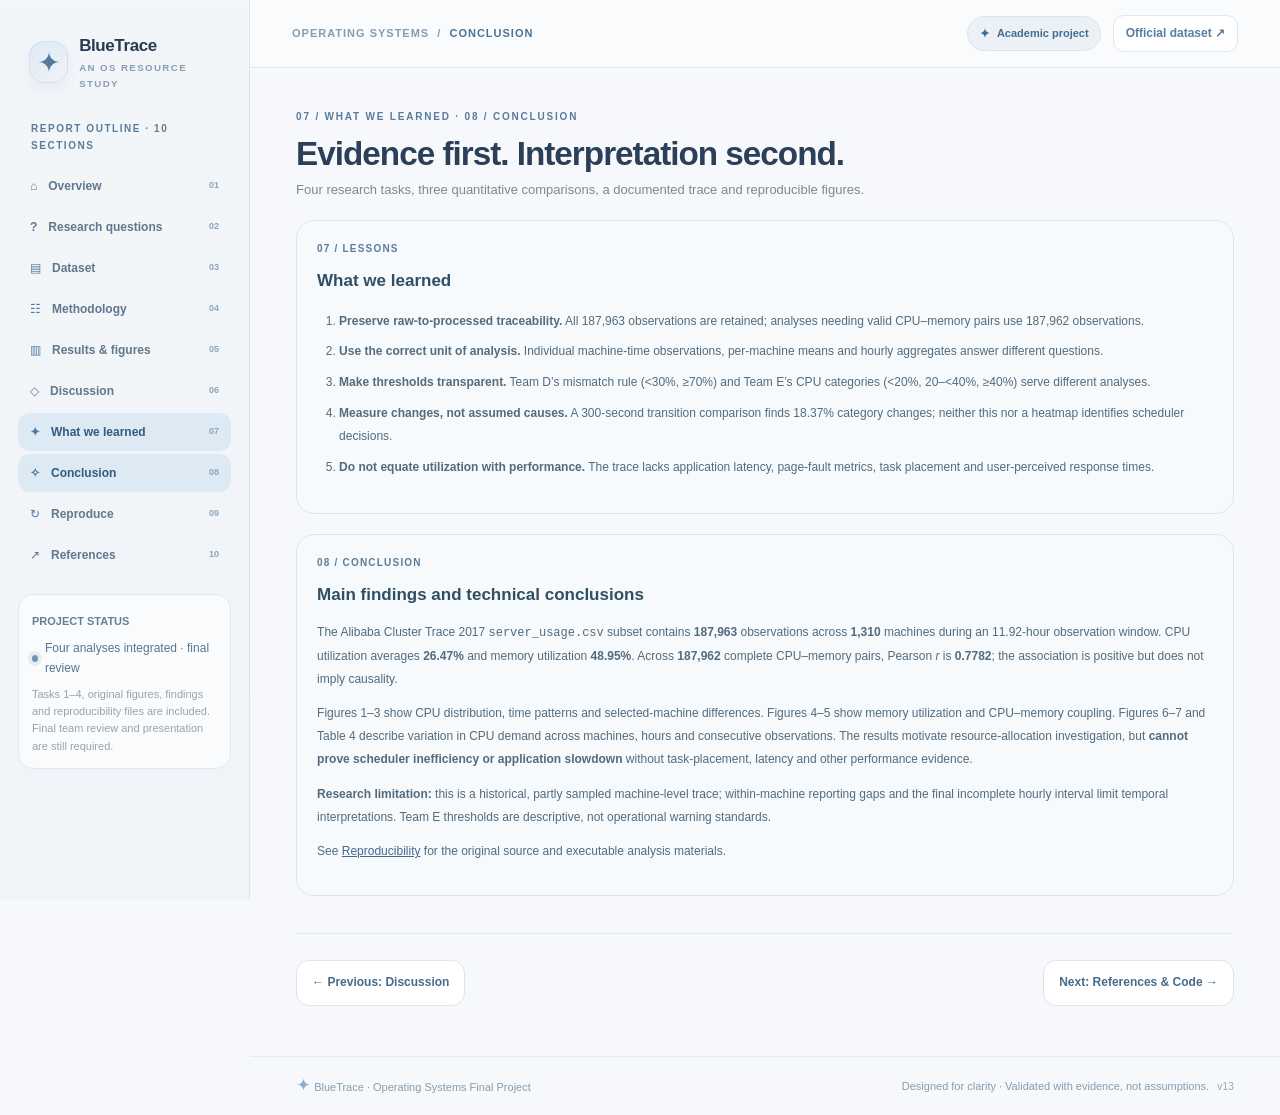
<file: conclusion.html>
<!DOCTYPE html>

<html lang="en">
<head>
<meta charset="utf-8"/>
<meta content="width=device-width,initial-scale=1,viewport-fit=cover" name="viewport"/>
<meta content="#F3F6F9" name="theme-color"/>
<meta content="Operating Systems final project: Alibaba Cluster Trace 2017 CPU and memory analysis — Conclusion." name="description"/>
<title>Conclusion · BlueTrace · Complete Study OS Resource Study</title>
<!-- CSS fallback: page is styled even when assets/style.css is missing or HTML is opened alone. -->
<style>

    
    :root { --ink:#2e3c4e; --muted:#788493; --soft:#fafbfd; --white:#fff; --line:#ebf0f4; --blue:#6b8db4; --blue-deep:#506c8e; --blue-pale:#eef4f9; --mint:#e6f7f7; --pink:#fdf0f5; --shadow:0 12px 36px rgba(90,133,177,.075); --round:20px; }
    * {box-sizing:border-box} html {scroll-behavior:smooth} body {margin:0;background:#fafbfd;color:var(--ink);font-family:Inter,-apple-system,BlinkMacSystemFont,"Segoe UI",Arial,sans-serif;line-height:1.65;font-size:15px} a{color:#4b76a4} button,input,select {font:inherit} button{cursor:pointer} ::selection{background:#d7e5ef;color:#324e6f} :focus-visible{outline:3px solid #7ca8d1;outline-offset:3px}
    .app{display:grid;grid-template-columns:250px minmax(0,1fr);min-height:100vh;max-width:1680px;margin:auto}
    .side{height:100vh;position:sticky;top:0;border-right:1px solid var(--line);padding:30px 18px 22px;background:linear-gradient(160deg,#fafcfd 0%,#f9fbfd 75%,#f5f9fc);display:flex;flex-direction:column;z-index:20}
    .brand{display:flex;gap:11px;align-items:center;padding:2px 11px 29px;text-decoration:none;color:var(--ink)}.logo{width:42px;height:42px;display:grid;place-items:center;background:linear-gradient(140deg,#bed4e6,#e6edf6);border:1px solid #d2deea;border-radius:15px;color:#546f8d;font-size:25px;box-shadow:0 7px 18px #e4ecf4}.brand strong{font-size:17px;letter-spacing:-.4px;display:block}.brand small{display:block;font-size:9.7px;letter-spacing:1.4px;color:#909daa;font-weight:700}.nav-caption{padding:0 13px;margin:0 0 13px;color:#a0acba;font-size:10px;font-weight:750;letter-spacing:1.55px}.side nav{display:grid;gap:5px}.nav-link{display:flex;gap:11px;align-items:center;padding:10px 12px;border-radius:12px;color:#748292;text-decoration:none;font-size:13px;font-weight:570;transition:.2s}.nav-link svg{flex:none;opacity:.72}.nav-link:hover{background:#f3f7fb;color:#466f9a}.nav-link.active{background:linear-gradient(95deg,#e6eef6,#f1f6fa);color:#416b93;font-weight:770}.nav-link.active svg{opacity:1}.nav-link .num{margin-left:auto;font-size:9px;color:#a7b6c7}.side-bottom{margin-top:auto;padding:13px;background:#ffffffa8;border:1px solid #e7edf4;border-radius:15px}.side-bottom b{font-size:11px;color:#708295}.side-bottom p{font-size:11px;color:#96a4b1;line-height:1.55;margin:8px 0 0}.tiny-status{display:flex;align-items:center;gap:7px;font-size:12px;color:#59748f;margin-top:6px}.dot{width:7px;height:7px;display:inline-block;border-radius:50%;background:#9abbd9;box-shadow:0 0 0 3px #f0f5fa}
    .main{min-width:0}.bar{height:68px;padding:0 42px;background:#fff9;backdrop-filter:blur(14px);border-bottom:1px solid #eff3f7;position:sticky;top:0;z-index:10;display:flex;align-items:center;justify-content:space-between;gap:12px}.breadcrumbs{font-size:11px;letter-spacing:1px;color:#929fac;font-weight:700}.breadcrumbs strong{color:#536e8b}.bar-right{display:flex;align-items:center;gap:12px}.external{border:1px solid #e5ecf2;background:#fff;border-radius:11px;color:#667f9b;padding:8px 12px;font-size:12px;text-decoration:none;white-space:nowrap;font-weight:650}.external:hover{background:#f3f7fb}.mobile-toggle{display:none;background:#f3f7fb;border:0;border-radius:10px;padding:7px 10px;font-size:19px;color:#587a9b}
    .container{max-width:1190px;margin:0 auto;padding:32px 42px 96px}.section{padding-top:74px;scroll-margin-top:68px}.section:first-child{padding-top:0}.hero{border-radius:28px;min-height:400px;overflow:hidden;position:relative;padding:51px 56px;background:radial-gradient(circle at 79% 24%,#d7e6f1 0%,transparent 30%),radial-gradient(circle at 100% 100%,#dfe9f1 0%,transparent 38%),linear-gradient(115deg,#f1f6fa 0%,#f8fbfd 53%,#eaeff7 100%);border:1px solid #e9eff7;display:flex;align-items:center;box-shadow:var(--shadow)}.hero-copy{max-width:630px;position:relative;z-index:2}.micro{display:inline-flex;align-items:center;gap:8px;background:#ffffffad;border:1px solid #eaeff5;border-radius:40px;padding:7px 13px;color:#6c87a3;font-size:10px;font-weight:750;letter-spacing:1.2px}.hero h1{font-size:clamp(36px,4.2vw,61px);letter-spacing:-2.3px;line-height:1.16;margin:21px 0 16px;font-weight:780}.hero h1 em{font-style:normal;background:linear-gradient(95deg,#5379a0,#91b5d7);background-clip:text;color:transparent}.hero p{max-width:510px;color:#6d7f90;margin:0;font-size:14px;line-height:1.9}.actions{display:flex;gap:10px;flex-wrap:wrap;margin-top:26px}.btn{display:inline-flex;align-items:center;justify-content:center;gap:8px;border:1px solid transparent;border-radius:11px;padding:11px 17px;font-size:12px;font-weight:760;text-decoration:none;transition:transform .18s,box-shadow .18s,background .18s}.btn:hover{transform:translateY(-1px)}.primary{background:#6688ad;color:#fff;box-shadow:0 7px 15px #becfdb80}.primary:hover{background:#53799b}.outline{color:#607c97;background:#fff9;border-color:#e3eaf1}.outline:hover{background:#fff}.hero-flower{position:absolute;right:7%;top:9%;font-size:55px;color:#99bbd8;opacity:.45;transform:rotate(-18deg)}.hero-graphic{position:absolute;width:310px;right:-18px;bottom:-48px;transform:rotate(-9deg);opacity:.75;display:grid;gap:10px}.fakepanel{background:#ffffffa3;border:1px solid #fff;border-radius:19px;padding:14px;box-shadow:0 9px 22px #9bbad62a;backdrop-filter:blur(5px)}.fakepanel b{font-size:10px;letter-spacing:1px;color:#7695b1}.fakeline{height:7px;border-radius:8px;margin:10px 0;background:linear-gradient(90deg,#c8d9e7,#f1f7fa);width:75%}.fakeline.short{width:52%}.fakebar{height:42px;display:flex;align-items:end;gap:6px;margin-top:8px}.fakebar span{display:block;flex:1;background:linear-gradient(#b5cadc,#e5eff6);border-radius:5px 5px 3px 3px}.fakebar span:nth-child(1){height:36%}.fakebar span:nth-child(2){height:65%}.fakebar span:nth-child(3){height:48%}.fakebar span:nth-child(4){height:88%}.fakebar span:nth-child(5){height:57%}.fakebar span:nth-child(6){height:76%}.hero-note{font-size:9px;color:#88a0b2}.note-line{display:flex;align-items:center;gap:8px;font-size:11px;color:#909caa;margin:18px 4px 24px}.note-line svg{color:#84a4be;flex:none}
    .headline{display:flex;align-items:end;justify-content:space-between;gap:16px;margin:0 0 19px}.overline{color:#8ba4bd;font-size:10px;font-weight:780;letter-spacing:1.8px;text-transform:uppercase}.headline h2{font-size:clamp(25px,2.6vw,35px);margin:6px 0 5px;letter-spacing:-1px;line-height:1.2}.headline p{margin:0;color:#7b8896;font-size:13px;max-width:710px}.pill{display:inline-flex;align-items:center;gap:6px;color:#788ca2;background:#f3f7fb;border:1px solid #e7edf4;border-radius:24px;padding:7px 11px;font-size:11px;font-weight:760;white-space:nowrap}.grid2{display:grid;grid-template-columns:1fr 1fr;gap:17px}.grid3{display:grid;grid-template-columns:repeat(3,1fr);gap:16px}.card{border:1px solid var(--line);background:#fff;border-radius:var(--round);padding:25px;box-shadow:var(--shadow);min-width:0}.card h3{margin:0 0 11px;font-size:17px;letter-spacing:-.45px}.card p{font-size:13px;line-height:1.8;color:#768492;margin:0}.card .card-lead{color:#697b8d}.kicker{font-size:10px;font-weight:800;color:#93a7bc;letter-spacing:1.2px;display:block;margin-bottom:9px}.question{border-left:3px solid #c7d8e6;padding-left:15px;margin-top:17px;font-size:13px;color:#566c84}.qnum{font-weight:850;color:#7da0c0;margin-right:7px}.task-grid{display:grid;grid-template-columns:repeat(4,1fr);gap:13px;margin-top:16px}.task{border:1px solid #e7edf4;border-radius:17px;padding:19px 17px;background:#fff;min-height:145px}.task-icon{width:35px;height:35px;display:grid;place-items:center;font-size:18px;background:#f4f8fb;color:#7e9fbf;border-radius:11px;margin-bottom:13px}.task b{display:block;font-size:12px;color:#536a81}.task p{font-size:11px;color:#90a0ae;line-height:1.65;margin:7px 0 0}.timeline{display:grid;grid-template-columns:repeat(4,1fr);gap:10px;margin-top:19px}.week{border:1px solid #eaeff4;border-radius:14px;background:#fff;padding:14px 15px}.week:first-child{background:#f3f7fb;border-color:#e0e9f1}.week small{display:block;color:#99afc3;font-size:10px;font-weight:800;letter-spacing:1px}.week strong{font-size:12px;color:#587086;display:block;margin-top:3px}.week p{color:#8a97a5;font-size:11px;line-height:1.6;margin:5px 0 0}
    .databox{display:grid;grid-template-columns:1.1fr .9fr;gap:17px}.source{background:linear-gradient(135deg,#f6f9fc 0,#fff 90%)}.source-link{display:inline-flex;align-items:center;font-size:12px;font-weight:750;margin-top:17px}.schema{width:100%;border-collapse:collapse;min-width:590px}.schema th{text-align:left;font-size:11px;color:#8ba0b6;font-weight:700;padding:11px 12px;border-bottom:1px solid #ebf0f5;background:#fafbfd}.schema td{padding:11px 12px;border-bottom:1px solid #f4f6f8;color:#6f8090;font-size:12px}.schema td:first-child{color:#455f7c;font-weight:650}.scroll{overflow-x:auto;border-radius:12px}.muted{color:#8997a4;font-size:11px;line-height:1.7}.stat-grid{display:grid;grid-template-columns:repeat(4,1fr);gap:13px;margin:18px 0}.stat{padding:18px;background:#fff;border:1px solid var(--line);border-radius:16px}.stat b{font-size:23px;letter-spacing:-.6px;display:block;color:#5e83a5}.stat span{font-size:10px;color:#96a4b2;font-weight:700;letter-spacing:.6px}.list{margin:11px 0 0;padding-left:18px;font-size:12px;color:#7b8996;line-height:1.95}.list li{margin-bottom:3px}.method{display:flex;align-items:stretch;gap:12px;flex-wrap:wrap}.step{flex:1 1 155px;padding:18px;border:1px solid var(--line);border-radius:16px;background:#fff}.step span{font-size:10px;color:#9ab1c5;font-weight:800}.step b{font-size:12px;display:block;margin-top:5px;color:#526c89}.step p{font-size:11px;color:#8897a5;margin:7px 0 0;line-height:1.6}.meth-card{margin-top:16px}.tag{font-size:10px;background:#f3f7fb;color:#708eab;border-radius:10px;padding:5px 9px;display:inline-block;font-weight:750}.table-note{font-size:11px;color:#8a99a6;margin-top:10px}
    .result-notice{background:#f4f8fb;border:1px solid #e7edf4;border-radius:16px;padding:17px 20px;display:flex;align-items:start;gap:13px;margin-bottom:17px;color:#6c8297;font-size:12px;line-height:1.7}.result-notice svg{flex:none;color:#81a3c2}.result-notice b{color:#516f8c}.figure-grid{display:grid;grid-template-columns:repeat(2,minmax(0,1fr));gap:16px}.figure-card{background:#fff;border:1px solid var(--line);border-radius:19px;padding:18px;box-shadow:var(--shadow);min-width:0}.figure-title{display:flex;justify-content:space-between;gap:9px;align-items:center;margin-bottom:12px}.figure-title h3{font-size:13px;letter-spacing:-.2px;margin:0}.fig-number{font-size:10px;color:#9bb1c4;font-weight:800}.figure-placeholder{height:202px;background:linear-gradient(#fafbfd,#fafbfd);border:1px dashed #e4ebf1;border-radius:13px;display:flex;flex-direction:column;align-items:center;justify-content:center;gap:9px;color:#a6b6c5;text-align:center;padding:15px}.placeholder-icon{font-size:27px;background:#f3f7fb;color:#9eb8d2;width:52px;height:52px;border-radius:16px;display:grid;place-items:center}.figure-placeholder b{font-size:12px;color:#8da1b3}.figure-placeholder span{font-size:10px}.figure-img{display:none;max-width:100%;width:100%;height:auto;border-radius:12px;border:1px solid #eef2f6}.figure-card.ready .figure-img{display:block}.figure-card.ready .figure-placeholder{display:none}.figure-caption{color:#8b9ba9;font-size:11px;line-height:1.7;margin:12px 2px 0;min-height:37px}.figure-card .tag{background:#f9fbfd;margin-top:12px}
    .preview{margin-top:19px;background:#fff;border:1px solid var(--line);border-radius:20px;padding:24px;box-shadow:var(--shadow)}.preview-head{display:flex;justify-content:space-between;align-items:start;gap:12px}.preview-head h3{margin:4px 0 6px;font-size:17px}.preview-head p{color:#8794a1;font-size:12px;line-height:1.7;margin:0}.upload-row{display:flex;gap:11px;align-items:center;flex-wrap:wrap;margin:19px 0 14px}.file-input{display:none}.chart-controls{display:flex;gap:11px;align-items:end;flex-wrap:wrap;margin-top:16px}.control{color:#77899d;font-size:11px;display:grid;gap:5px;font-weight:700}.control select{border:1px solid #e5ebf1;background:#fafbfd;color:#5f788d;border-radius:10px;padding:10px 12px;min-width:155px;font-size:12px;max-width:100%}.local-chart-box{height:240px;border:1px dashed #e4e9f0;border-radius:13px;margin-top:14px;position:relative;background:#fafbfd}.local-chart-box canvas{width:100%;height:100%;display:none}.chart-empty{position:absolute;inset:0;display:grid;place-items:center;font-size:12px;color:#9eadbb;padding:15px;text-align:center}.sample-status{color:#7c92a5;font-size:11px;line-height:1.75;margin:11px 0 0}.preview-metrics{display:flex;gap:10px;flex-wrap:wrap}.preview-metrics span{background:#f5f9fc;border-radius:9px;padding:6px 10px;font-size:11px;color:#637c92}
    .discussion{display:grid;grid-template-columns:1fr 1fr;gap:16px}.discussion .card{position:relative;overflow:hidden}.discussion .card::after{content:none;position:absolute;right:20px;top:18px;color:#e0e9f1;font-size:30px}.discussion h3{padding-right:20px}.conclusion-box{background:linear-gradient(120deg,#f2f7fb,#fafbfd);border:1px solid #e5ecf2;border-radius:22px;padding:34px}.conclusion-box h3{margin:0 0 9px;font-size:19px}.conclusion-box p{font-size:13px;color:#798a9b;margin:0;line-height:1.85}.conclusion-items{display:grid;grid-template-columns:repeat(3,1fr);gap:12px;margin-top:18px}.conclusion-items div{background:#fff9;border:1px solid #e8eef4;border-radius:13px;padding:15px;font-size:12px;color:#6d859b}.conclusion-items span{display:block;font-size:10px;color:#9fb3c5;letter-spacing:1px;font-weight:760;margin-bottom:4px}.ref-list{display:grid;gap:10px}.ref-item{border:1px solid #ecf0f4;border-radius:12px;background:#fafcfd;padding:14px 16px;font-size:12px;color:#6c7c8c}.ref-item b{display:block;color:#546f8a;margin-bottom:3px}.ref-item a{word-break:break-word}.code{padding:13px 16px;background:#f5f8fc;border-radius:11px;color:#4f6b85;overflow-x:auto;font-size:12px}.roles{display:grid;grid-template-columns:repeat(3,1fr);gap:9px}.role{background:#fafbfd;border:1px solid #edf2f6;border-radius:11px;padding:12px;font-size:11px;color:#708597}.role b{display:block;color:#55738f;font-size:12px}.footer{padding:30px 0 10px;margin-top:75px;border-top:1px solid #ebf0f4;display:flex;justify-content:space-between;gap:10px;font-size:11px;color:#a8b1bb}.footer .flower{font-size:16px;color:#9ebbd5}
    @media(max-width:1180px){.app{grid-template-columns:220px minmax(0,1fr)}.container{padding:30px 27px 75px}.bar{padding:0 27px}.hero{padding:47px 35px}.hero-graphic{right:-100px;opacity:.6}}
    @media(max-width:900px){.task-grid{grid-template-columns:repeat(2,1fr)}.stat-grid{grid-template-columns:repeat(2,1fr)}.databox{grid-template-columns:1fr}.hero-graphic{display:none}.roles{grid-template-columns:repeat(2,1fr)}}
    @media(max-width:760px){.app{display:block}.side{position:fixed;left:0;top:0;width:260px;transform:translateX(-100%);transition:transform .23s;box-shadow:20px 0 35px #4c647f1e}.side.open{transform:translateX(0)}.scrim{position:fixed;inset:0;background:#2c425a66;z-index:19;display:none}.scrim.show{display:block}.mobile-toggle{display:block}.bar{height:60px;padding:0 17px}.breadcrumbs{font-size:10px}.bar-right .external{font-size:10px;padding:7px 9px}.container{padding:18px 15px 60px}.section{padding-top:57px;scroll-margin-top:58px}.hero{min-height:350px;padding:34px 27px}.hero h1{letter-spacing:-1.8px}.headline{align-items:start;flex-direction:column;gap:8px}.grid2,.discussion{grid-template-columns:1fr}.figure-grid{grid-template-columns:1fr}.grid3{grid-template-columns:1fr}.timeline{grid-template-columns:repeat(2,1fr)}.conclusion-items{grid-template-columns:1fr}.footer{margin-top:50px;flex-direction:column}.card{padding:20px}.preview{padding:19px}.hero-flower{font-size:37px}.preview-head{flex-direction:column}}
    @media(max-width:440px){.task-grid{grid-template-columns:1fr 1fr;gap:9px}.task{padding:15px 12px;min-height:150px}.hero{padding:30px 22px}.hero h1{font-size:37px}.stat-grid{gap:8px}.stat{padding:13px}.stat b{font-size:21px}.timeline{gap:8px}.week{padding:12px 10px}.roles{grid-template-columns:1fr}.external{display:none}}
    @media(prefers-reduced-motion:reduce){html{scroll-behavior:auto}*,*:before,*:after{transition:none!important}}
    @media print{.side,.bar,.preview,.actions,.footer{display:none!important}.app{display:block}.container{max-width:none;padding:0}.section{padding-top:25px;break-inside:avoid}.hero{min-height:0;box-shadow:none}.card{box-shadow:none}.figure-card{break-inside:avoid}}
  

/* Responsive multi-page upgrade — v3 */
html{scroll-behavior:smooth}
body{overflow-x:hidden;background:#fafbfd}
.app{max-width:1880px}
.main{min-height:100vh;display:flex;flex-direction:column}
.container{width:100%;max-width:1260px;padding:32px clamp(24px,3.6vw,56px) 50px;flex:1}
.page-section{padding:0;min-width:0;animation:page-in .28s ease both}
@keyframes page-in{from{opacity:.5;transform:translateY(6px)}to{opacity:1;transform:none}}
.side{z-index:80;overflow-y:auto;scrollbar-width:thin}
.nav-link:focus-visible,.mobile-toggle:focus-visible,.menu-close:focus-visible{outline:3px solid #7aa0c9;outline-offset:3px}
.nav-link[aria-current="page"]{background:linear-gradient(95deg,#e6eef6,#f1f6fa);color:#416b93;font-weight:770}
.bar{z-index:30;flex-shrink:0;min-width:0}
.menu-close{display:none;align-items:center;justify-content:center;border:1px solid #e2ebf3;background:white;color:#4f6a85;width:37px;height:37px;border-radius:11px;line-height:1;font-size:24px}
.hero-v3{min-height:320px;padding:44px clamp(24px,4vw,56px);gap:35px;display:grid;grid-template-columns:minmax(0,1.65fr) minmax(225px,.85fr);background:radial-gradient(circle at 92% 8%,#ddeaf3 0%,transparent 35%),linear-gradient(116deg,#f2f6fa 0%,#fafcfd 50%,#e9f0f7 100%);box-shadow:0 15px 34px rgba(92,134,181,.07);border-radius:26px}
.hero-v3 .hero-copy{max-width:740px}
.hero-v3 h1{font-size:clamp(38px,4vw,61px);line-height:1.09;letter-spacing:-2.1px;margin:22px 0 14px}
.hero-v3 .hero-subtitle{max-width:590px;font-size:14px;color:#7189a0;line-height:1.85;margin:0}
.hero-v3 .hero-quote{font-size:13px;color:#7896b0;font-style:italic;margin:10px 0 0}
.hero-v3 .actions{margin-top:24px;display:flex;gap:22px;align-items:center;flex-wrap:wrap}
.text-action{font-size:13px;font-weight:720;color:#547a9c;text-decoration:none;white-space:nowrap}
.text-action:hover{text-decoration:underline}
.mini-sparkle{font-size:13px}
.hero-process{background:#ffffffbe;border:1px solid #ebf1f6;box-shadow:0 12px 24px rgba(104,155,198,.08);border-radius:21px;align-self:center;padding:20px 17px 15px;position:relative;z-index:2;max-width:310px;width:100%;justify-self:end;transform:rotate(1deg)}
.process-top{display:flex;align-items:center;gap:8px;font-size:10px;letter-spacing:1.15px;color:#8ba2b8;font-weight:800;margin:0 0 12px}
.process-orb{width:27px;height:27px;border-radius:9px;background:#edf3f9;display:grid;place-items:center;color:#7fa6c6;font-size:17px}
.process-step{background:#fafbfd;border:1px solid #f1f5f9;border-radius:13px;display:flex;align-items:center;gap:12px;margin:8px 0;padding:10px 12px;color:#4b5f73}
.process-index{font-size:10px;color:#769ebe;background:#eef4f9;padding:6px 7px;border-radius:8px;font-weight:750}
.process-step b{display:block;font-size:12px;line-height:1.2}
.process-step small{color:#97a7b5;font-size:10px}
.step-symbol{margin-left:auto;color:#b4c6d6}
.visual-note{display:block;text-align:center;color:#a4b1be;font-size:9px;padding-top:7px}
.page-nav{display:flex;justify-content:space-between;gap:14px;flex-wrap:wrap;padding:26px 0 0;margin-top:37px;border-top:1px solid #ebf0f5}
.page-nav a{background:#fff;border:1px solid #e7edf3;color:#617c97;border-radius:13px;padding:12px 15px;font-size:12px;text-decoration:none;font-weight:700;transition:.2s}
.page-nav a:hover{background:#f1f6fa;transform:translateY(-1px)}
.page-footer{display:flex;justify-content:space-between;align-items:center;flex-wrap:wrap;gap:12px;padding:20px clamp(24px,3.6vw,56px);border-top:1px solid #eef2f6;font-size:11px;color:#98a6b6}
.page-footer .little-flower{color:#8eb5d5}
.results-intro{display:flex;align-items:flex-start;gap:13px;border:1px solid #ecf1f6;background:#f7fafc;border-radius:15px;padding:16px 18px;margin-bottom:20px}
.results-intro p{margin:3px 0 0;font-size:12px;color:#7c8c9e}
.results-intro b{font-size:13px;color:#58728e}
.status-dot{background:#92b8d7;width:10px;height:10px;flex:none;border-radius:50%;margin-top:7px;box-shadow:0 0 0 4px #e8f0f7}
.page-section>.headline:first-child{margin-top:3px}
.figure-card,.card,.stat,.task,.week{min-width:0}
button,input,select{max-width:100%}
.scroll{max-width:100%;overflow-x:auto}
.code{max-width:100%;white-space:pre-wrap;overflow-wrap:anywhere}
.external{display:inline-flex;align-items:center;justify-content:center}
.mobile-toggle{min-width:40px;min-height:40px;line-height:1;align-items:center;justify-content:center}
.scrim{z-index:70}
.body-menu-open{overflow:hidden}
.skip-link{position:fixed;left:12px;top:-55px;background:#fff;color:#345a7a;padding:10px 16px;border-radius:10px;z-index:120}
.skip-link:focus{top:10px}
@media (max-width:1210px) and (min-width:901px){.app{grid-template-columns:220px minmax(0,1fr)}.side{padding-left:10px;padding-right:10px}.nav-link{font-size:12px}.hero-v3{grid-template-columns:minmax(0,1.6fr) minmax(198px,.8fr);gap:15px}.hero-v3 h1{font-size:clamp(36px,3.6vw,52px)}.hero-process{padding:15px 11px}.container{padding:26px 27px}}
@media (max-width:900px){
 .app{display:block}
 .side{position:fixed;left:0;top:0;bottom:0;width:min(305px,85vw);height:100dvh;height:100vh;transform:translateX(-105%);transition:transform .25s ease;box-shadow:none;z-index:90;visibility:hidden;pointer-events:none;padding-top:22px}
 .side.open{transform:translateX(0);box-shadow:24px 0 50px #354c6840;visibility:visible;pointer-events:auto}
 .scrim{position:fixed;inset:0;background:rgba(27,50,77,.42);z-index:85;display:block;opacity:0;pointer-events:none;visibility:hidden;transition:opacity .2s,visibility .2s}
 .scrim.show{opacity:1;pointer-events:auto;visibility:visible}
 .mobile-toggle{display:inline-flex;position:relative;z-index:35}
 .menu-close{display:inline-flex}
 .sidebar-top{display:flex;align-items:center;justify-content:space-between;gap:8px;padding-right:5px}
 .sidebar-top .brand{padding-bottom:17px}
 .bar{height:64px;padding:0 22px}
 .container{padding:26px 24px 45px}
 .hero-v3{min-height:0;padding:39px 33px;grid-template-columns:minmax(0,1fr) 230px}
 .hero-v3 h1{font-size:clamp(37px,5vw,51px)}
 .page-footer{padding:18px 24px}
}
@media (max-width:680px){
 .bar{height:60px;padding:0 15px}
 .bar-right .pill{display:none}
 .bar-right .external{font-size:10px;padding:7px 9px}
 .breadcrumbs{font-size:10px;letter-spacing:.4px}
 .container{padding:17px 15px 38px}
 .hero-v3{display:block;min-height:0;padding:31px 24px 27px;border-radius:23px}
 .hero-v3 h1{font-size:clamp(35px,8vw,47px);letter-spacing:-1.55px;margin:18px 0 13px}
 .hero-v3 .hero-subtitle{font-size:13px}
 .hero-v3 .actions{gap:12px;margin-top:22px}
 .hero-process{margin:25px 0 0;max-width:none;display:grid;grid-template-columns:repeat(3,minmax(0,1fr));gap:6px;transform:none;padding:12px}
 .process-top{grid-column:1/-1;margin-bottom:3px}
 .process-step{padding:9px 7px;margin:0;display:flex;align-items:flex-start;flex-direction:column;gap:6px;justify-content:center}
 .process-step b{font-size:11px}.process-step small{font-size:9px;line-height:1.3;display:block}
 .process-index{font-size:9px}.step-symbol{display:none}.visual-note{grid-column:1/-1;font-size:9px}
 .page-footer{padding:19px 16px;display:block}
 .page-footer span{display:block;margin-bottom:6px}
 .grid2,.grid3,.discussion,.figure-grid{grid-template-columns:1fr}
 .stat-grid{grid-template-columns:repeat(2,minmax(0,1fr))}
 .figure-card{padding:15px}
 .figure-img{width:100%}
 .results-intro{padding:13px}
 .page-nav a{flex:1 1 150px;text-align:center}
 .timeline{grid-template-columns:repeat(2,minmax(0,1fr))}
}
@media (max-width:370px){.bar-right .external{display:none}.hero-v3{padding:26px 19px}.hero-v3 h1{font-size:34px}.container{padding:14px 12px 28px}.process-step{padding:7px 5px}.hero-process{padding:8px}.page-nav{gap:8px}.micro{font-size:9px}}
@media (prefers-reduced-motion:reduce){.page-section{animation:none}.side,.scrim{transition:none}}
@media print{.side,.bar,.scrim,.page-nav,.page-footer,.preview{display:none!important}.app{display:block}.container{padding:0;max-width:none}.hero-v3{box-shadow:none;border:1px solid #ddd}}


/* ── V5 / soft mist-blue palette ──
   Color-only refresh. Layout, navigation and data features remain unchanged. */
:root {
  --ink:#2B4058; --muted:#70859A; --soft:#F5F8FC;
  --line:#DFE8F1; --blue:#5685B1; --blue-deep:#466E97;
  --blue-pale:#E6F0F9; --shadow:0 12px 34px rgba(57,86,116,.055);
}
body {background:#F7F9FC; color:var(--ink)}
a {color:#446F98}
::selection {background:#DEEAF5;color:#2B4058}
:focus-visible {outline-color:#769BBA}
.side {
  background:linear-gradient(165deg,#FAFCFE 0%,#F0F5FA 68%,#EAF2F8 100%);
  border-right-color:#DFE8F1;
}
.logo {background:linear-gradient(145deg,#C8DFF0,#E7F0F8);border-color:#D6E4F0;color:#4C769A;box-shadow:0 6px 16px rgba(110,150,186,.10)}
.brand small,.nav-caption{color:#8A9CB0}
.nav-link{color:#60778E}
.nav-link:hover{background:#E8F1F8;color:#3F6C93}
.nav-link.active,.nav-link[aria-current="page"]{
  background:linear-gradient(95deg,#DCEAF5,#EAF2F9);color:#3E6D96;
}
.nav-link .num{color:#8DA6BC}
.side-bottom{background:rgba(255,255,255,.67);border-color:#DEE8F1}
.side-bottom b{color:#627F99}
.tiny-status{color:#537896}
.dot{background:#91B4D1;box-shadow:0 0 0 3px #E6F0F7}
.bar{background:rgba(251,253,255,.89);border-bottom-color:#E3EBF3}
.breadcrumbs,.page-footer{color:#879CB0}
.breadcrumbs strong{color:#4B7396}
.external{color:#587EA0;border-color:#DEE8F1;background:#FFF}
.external:hover{background:#F1F6FA}
.mobile-toggle{background:#E7EFF7;color:#4A7196}
.menu-close{border-color:#D9E6F1;color:#4A7196}
.container{background:transparent}
.hero,.hero-v3 {
  background:radial-gradient(circle at 93% 8%,rgba(230,240,248,.7),transparent 36%),
             linear-gradient(112deg,#F5F8FC 0%,#E6F0F9 53%,#D1E2F1 100%);
  border-color:#DDE8F2;
  box-shadow:0 14px 32px rgba(64,97,129,.055);
}
.hero h1 em,.hero-v3 h1 em {
  background:linear-gradient(100deg,#476F97,#7EA5C7);
  -webkit-background-clip:text;background-clip:text;color:transparent;
}
.micro{color:#557B9E;background:rgba(255,255,255,.74);border-color:#E1EAF2}
.hero p,.hero-v3 .hero-subtitle{color:#607C97}
.hero-v3 .hero-quote{color:#7596B3}
.primary{background:#5685B1;color:white;box-shadow:0 7px 15px rgba(73,116,156,.15)}
.primary:hover{background:#476F97}
.outline{background:rgba(255,255,255,.76);color:#547B9C;border-color:#D8E6F1}
.text-action{color:#47769E}
.hero-flower{color:#9CBBD6;opacity:.33}
.hero-process{background:rgba(255,255,255,.74);border-color:#E4ECF4;box-shadow:0 8px 22px rgba(66,110,150,.065)}
.process-top{color:#7292AE}
.process-orb,.process-index{background:#E2EDF6;color:#6189AB}
.process-step{background:#F6F9FC;border-color:#E8EEF4;color:#415D77}
.process-step small,.visual-note{color:#849AAD}
.step-symbol{color:#9AB8D1}
.pill{background:#EFF5FA;border-color:#DDE9F2;color:#63809B}
.card,.task,.week,.stat,.figure-card{border-color:#DFE8F1;box-shadow:var(--shadow)}
.card{background:#FFF}
.card h3,.headline h2{color:#2B4058}
.task-icon{background:#EDF4F9;color:#6589A9}
.task-grid .task p,.card p{color:#708599}
.question{border-left-color:#C6DCEC}
.week:first-child{background:#EDF4FA;border-color:#DDEAF4}
.source{background:linear-gradient(135deg,#F0F6FA,#FFF 90%)}
.schema th{background:#F6F9FC;border-color:#E3EBF2;color:#6E90AB}
.schema td{border-color:#E9F0F5}
.schema td:first-child{color:#486F91}
.results-intro{background:#F0F6FB;border-color:#DFEAF3}
.results-intro b{color:#537896}
.status-dot{background:#8FB4D2;box-shadow:0 0 0 4px #E4EFF7}
.page-nav{border-top-color:#E0EAF2}
.page-nav a{border-color:#DDE8F1;color:#527797}
.page-nav a:hover{background:#EDF4FA}
.page-footer{border-top-color:#E3EBF3}
.page-footer .little-flower{color:#8BAECC}
.scrim{background:rgba(39,58,78,.38)}
.skip-link{color:#3A658A}
@media print{.hero,.hero-v3{background:#F3F7FA!important}}



/* V7: use deterministic, monochrome blue vector ornaments on all devices.
   No emoji font fallback on iOS / Android. */
.bt-spark-icon{display:inline-block;box-sizing:border-box;width:1em;height:1em;flex-shrink:0;vertical-align:-.12em;fill:currentColor;color:inherit}
.logo .bt-spark-icon{width:24px;height:24px;vertical-align:middle}
.nav-icon .bt-spark-icon{width:14px;height:14px}
.micro .bt-spark-icon,.pill .bt-spark-icon{width:12px;height:12px}
.process-orb .bt-spark-icon{width:19px;height:19px;vertical-align:middle}
.process-top .bt-spark-icon{width:19px;height:19px}
.hero-quote .bt-spark-icon{width:14px;height:14px}
.note-line .bt-spark-icon{width:12px;height:12px}
.page-footer .bt-spark-icon{width:15px;height:15px}
.discussion .card::after{content:none!important}

.build-tag{color:#93A8BB;font-size:10px;letter-spacing:.02em;margin-left:5px}

/* V8 / authentic Week 1 dataset exploration. Maintains mist-blue identity. */
.w1-divider{margin:26px 0 21px;height:1px;background:#dfebf3;border:0}
.w1-banner{margin:18px 0 22px;border:1px solid #dce8f2;background:linear-gradient(108deg,#f5f9fc,#e7f0f8);border-radius:19px;padding:22px 24px;display:flex;align-items:center;justify-content:space-between;gap:15px}
.w1-banner strong{color:#3e5e7b;font-size:17px;display:block;margin-bottom:6px}
.w1-banner p{font-size:12px;color:#73889b;margin:0;line-height:1.75}
.w1-status{display:inline-flex;padding:6px 12px;border-radius:50px;border:1px solid #cfdeeb;background:#fff;color:#5c7b9c;font-size:10px;letter-spacing:.05em;font-weight:800;white-space:nowrap}
.w1-section{margin-top:23px}.w1-section>h3{font-size:19px;letter-spacing:-.3px;color:#334f69;margin:2px 0 9px}
.w1-section>p,.w1-text{color:#718496;font-size:12px;line-height:1.85;margin:4px 0 15px}
.w1-statbar{display:grid;grid-template-columns:repeat(4,minmax(0,1fr));gap:12px;margin:17px 0 7px}
.w1-stat{background:#fff;border:1px solid #e0eaf3;border-radius:16px;padding:15px 16px;min-width:0}
.w1-stat b{display:block;color:#436f97;font-size:24px;line-height:1.25;letter-spacing:-.6px;font-variant-numeric:tabular-nums}
.w1-stat small{display:block;color:#7b93a9;font-size:10px;margin-top:6px;line-height:1.6;font-weight:650}
.w1-tablewrap{border:1px solid #e0eaf3;border-radius:15px;overflow-x:auto;background:#fff;margin:10px 0 8px}
.w1-table{border-collapse:collapse;width:100%;font-size:12px;min-width:700px}
.w1-table th{background:#f0f6fb;color:#5d7892;font-size:11px;text-align:left;white-space:nowrap;font-weight:800;padding:11px 13px;border-bottom:1px solid #dce8f2}
.w1-table td{padding:11px 13px;color:#5c7185;border-bottom:1px solid #edf2f6;vertical-align:top;line-height:1.6}
.w1-table tbody tr:last-child td{border-bottom:0}
.w1-table td:first-child{font-weight:700;color:#3d5e7c}
.w1-table td code{font-size:11px;background:#f2f7fa;padding:2px 4px;border-radius:4px;white-space:normal;overflow-wrap:anywhere}
.w1-caption{font-size:11px;color:#8399ad;line-height:1.7;margin:4px 0 17px}
.w1-evidence{display:grid;grid-template-columns:repeat(2,minmax(0,1fr));gap:15px;margin:17px 0}
.w1-evidence figure{border:1px solid #e0eaf3;border-radius:17px;padding:13px;background:#fff;margin:0;min-width:0;box-shadow:0 8px 30px rgba(75,107,140,.035)}
.w1-evidence figure:first-child{grid-column:1/-1}
.w1-evidence img{display:block;width:100%;height:auto;border:1px solid #eef2f5;border-radius:10px;object-fit:contain;background:#fff}
.w1-evidence figcaption{padding:10px 4px 0;color:#71889d;font-size:11px;line-height:1.7}
.w1-evidence figcaption strong{color:#4c6b87}
.w1-evidence a{display:block;cursor:zoom-in}
.w1-callout{border-left:3px solid #9ab5cb;background:#f5f9fc;border-radius:0 12px 12px 0;padding:16px 18px;margin-top:17px;color:#637c93;font-size:12px;line-height:1.8}
.w1-callout b{color:#405f7a}
.w1-links{display:flex;gap:9px;flex-wrap:wrap;margin:12px 0 8px}
.w1-links a{display:inline-flex;gap:6px;align-items:center;padding:9px 12px;border-radius:10px;background:#eff5fa;color:#52769a;border:1px solid #e0eaf3;font-size:11px;font-weight:750;text-decoration:none}
.w1-links a:hover{background:#e1edf7}
.w1-steps{display:grid;grid-template-columns:repeat(3,minmax(0,1fr));gap:11px;margin:16px 0}
.w1-steps>div{background:#fff;border:1px solid #e2ebf3;padding:15px;border-radius:14px}
.w1-steps b{display:block;font-size:12px;color:#4a6d8e;margin:0 0 6px}.w1-steps p{font-size:11px;color:#8096ab;line-height:1.8;margin:0}
.w1-inlinecode{display:block;overflow-x:auto;background:#eff5fa;border:1px solid #dae8f2;padding:13px 15px;border-radius:11px;color:#496b8b;font:11px/1.8 ui-monospace,SFMono-Regular,Consolas,monospace;white-space:pre}
@media(max-width:740px){.w1-evidence{grid-template-columns:1fr}.w1-evidence figure:first-child{grid-column:auto}.w1-statbar{grid-template-columns:repeat(2,minmax(0,1fr))}.w1-banner{padding:16px;align-items:flex-start;flex-direction:column}.w1-steps{grid-template-columns:1fr}.w1-stat b{font-size:20px}.w1-section>h3{font-size:17px}}
@media(max-width:380px){.w1-statbar{gap:8px}.w1-stat{padding:12px}.w1-links a{width:100%}}


.w1-swipe-hint{display:none;color:#86a0b4;font-size:11px;margin:8px 0 0}
@media(max-width:740px){.w1-swipe-hint{display:block}}


/* V10 original-file exhibits and supplementary findings */
.member-evidence{grid-column:1 / -1}
.member-evidence .figure-img{max-height:none;object-fit:contain;display:block}
.member-evidence .figure-caption{font-size:12px;line-height:1.8}
.evidence-link{display:inline-flex;margin-top:11px;font-size:12px;font-weight:700;color:var(--primary,#4d789d);text-decoration:none}
.report-prose{font-size:13px;line-height:1.85;color:var(--muted,#617a94)}
.report-prose + .report-prose{margin-top:10px}
.v10-note{background:#F4F8FC;border:1px solid #DFE8F2;border-radius:15px;padding:14px 17px;margin-top:14px;font-size:12px;line-height:1.8;color:#56718d}
.v10-note b{color:#344e6b}
.v10-evidence-title{margin:25px 0 13px;font-size:15px;color:#2d4561}
.v10-kpis{display:grid;grid-template-columns:repeat(3,minmax(0,1fr));gap:12px;margin:15px 0}
.v10-kpis div{border:1px solid #E3ECF5;background:white;border-radius:15px;padding:15px}
.v10-kpis b{display:block;font-size:22px;color:#40688c}
.v10-kpis span{font-size:11px;color:#7e97ac}
.v10-table th,.v10-table td{white-space:normal;min-width:125px}
.v10-table td:first-child{font-weight:700}
@media(max-width:620px){.v10-kpis{grid-template-columns:1fr 1fr}.member-evidence .figure-img{max-width:100%}}

/* V10: reviewed D chart handover */
.d-supplement{margin:19px 0 12px;border:1px solid #e0ebf4;background:#fff;border-radius:18px;padding:17px;max-width:100%}
.d-supplement h4{font-size:14px;color:#3a5f7e;margin:1px 0 12px}
.d-supplement figure{margin:0;max-width:100%}
.d-supplement img{display:block;width:100%;height:auto;border-radius:12px;border:1px solid #ecf1f5;max-width:100%}
.d-supplement figcaption{font-size:11px;color:#7e92a5;line-height:1.75;padding-top:9px}
.figure-card[data-figure="fig04_memory_histogram"] .figure-img{background:#fff;object-fit:contain}
.figure-card[data-figure="fig05_cpu_memory_scatter"] .figure-img{background:#fff;object-fit:contain}
@media(max-width:700px){.d-supplement{padding:12px}.v9-kpis{grid-template-columns:1fr 1fr;gap:8px}.v9-kpis b{font-size:19px}}

/* V12: one muted blue-grey website palette, original research PNGs untouched. */
:root{--v12-ink:#2B4053;--v12-muted:#647B8E;--v12-soft:#E9EFF4;--v12-accent:#567890}
.v12-report-outline{display:grid;grid-template-columns:repeat(5,minmax(0,1fr));gap:8px;margin-top:18px}
.v12-report-outline a{display:block;background:#F5F8FA;border:1px solid #E0E8EE;border-radius:12px;padding:13px 11px;text-decoration:none;color:#45647C;font-size:11px;line-height:1.6}
.v12-report-outline a strong{display:block;font-size:11px;color:#263F53;margin-top:4px}
.v12-summary{padding:20px;border-radius:18px;border:1px solid #DBE5ED;background:#F7FAFC;margin:20px 0}
.v12-summary h3{margin:0 0 9px;font-size:17px;color:#304E64}
.v12-summary p,.v12-summary li{font-size:12px;line-height:1.9;color:#536B7E}
.v12-summary ul{padding-left:18px;margin:8px 0 0}
.v12-source{color:#647B8E;font-size:11px;margin:9px 0}
.figure-card.ready .figure-img{display:block!important;width:100%;height:auto;border:1px solid #E0E7EC;border-radius:10px}
.figure-card.ready .figure-placeholder{display:none!important}
.v12-figure-note{font-size:11px;color:#526A7B;line-height:1.75;margin-top:11px}
.v12-index{padding:13px 16px;border-left:3px solid #7897B0;background:#F5F8FA;border-radius:4px 11px 11px 4px;margin-top:14px;color:#405C72}
.v12-table{width:100%;border-collapse:collapse;min-width:620px;font-size:12px}
.v12-table th,.v12-table td{padding:11px 13px;border-bottom:1px solid #E2EAF0;text-align:left;vertical-align:top}
.v12-table th{background:#EAF0F5;color:#304B61;font-weight:700}
.v12-scroll{max-width:100%;overflow-x:auto;border:1px solid #E0E8EE;border-radius:13px}
.v12-two-col{display:grid;grid-template-columns:repeat(2,minmax(0,1fr));gap:16px}
.v12-source-links a{color:#466B86;overflow-wrap:anywhere}
.v12-figure-key{border:1px solid #DCE7EF;background:#F5F9FC;border-radius:12px;padding:12px 15px;margin:12px 0;color:#4E697E;font-size:12px}
@media(max-width:800px){.v12-report-outline{grid-template-columns:repeat(2,minmax(0,1fr))}.v12-two-col{grid-template-columns:1fr}}
@media(max-width:480px){.v12-report-outline{grid-template-columns:repeat(2,minmax(0,1fr))}.v12-summary{padding:15px}.v12-report-outline a{padding:10px;font-size:10px}}
</style>
<link href="assets/style.css?v=13" rel="stylesheet"/>
<style>

/* BlueTrace V11 — unified muted-blue interface; all source figure files untouched. */
:root {
  --ink:#263B51; --muted:#637B91; --soft:#F6F8FB; --white:#fff;
  --line:#DCE5ED; --blue:#527A9E; --blue-deep:#355A7B; --blue-pale:#E9F0F6;
  --mint:#E9F0F6; --pink:#E9F0F6;
  --primary:#527A9E; --accent:#527A9E;
  --shadow:0 9px 26px rgba(40,68,96,.042);
}
html {color-scheme:light}
body {background:#F6F8FB;color:var(--ink)}
a {color:#41698E}
.side {background:linear-gradient(180deg,#F3F6F9 0%,#EFF4F8 100%);border-right:1px solid #DCE5ED}
.bar {background:rgba(249,251,253,.96);border-bottom:1px solid #E2E9EF}
.logo,.process-orb,.process-index,.nav-icon {color:#527A9E}
.logo {background:linear-gradient(145deg,#DFEAF3,#EEF4F8);border-color:#D0DFEB}
.hero,.hero-v3 {background:linear-gradient(118deg,#F1F5F9 0%,#E6EEF5 52%,#D9E6F1 100%);border:1px solid #D8E4EE;box-shadow:0 8px 27px rgba(48,76,103,.045)}
.hero-v3:before,.hero:before {filter:saturate(.35)}
.hero h1 em,.hero-v3 h1 em,.hero h1 span,.hero-v3 h1 span {color:#577FA4}
.primary,.btn-primary,.button-primary,.btn.main,.actions a.primary {background:#527A9E;color:#fff;border-color:#527A9E}
.primary:hover,.btn-primary:hover,.button-primary:hover,.actions a.primary:hover {background:#426889;color:#fff}
.nav-link:hover {background:#E6EEF5;color:#355A7B}
.nav-link.active,.nav-link[aria-current="page"] {background:#DDE9F3;color:#315B82}
.card,.figure-card,.preview,.w1-section,.stat,.task,.week {border-color:#E0E8EF;box-shadow:0 7px 22px rgba(48,76,103,.036)}
.card,.figure-card,.preview {background:#fff}
.kicker,.overline,.nav-caption,.fig-number,.process-top {color:#5A7C9B}
.pill,.tag,.badge {background:#EBF1F6;color:#456D92;border-color:#D9E5EE}
.status-dot,.dot {background:#7295B5;box-shadow:0 0 0 4px #E6EEF5}
.result-notice,.results-intro,.w1-callout,.v9-note {background:#F2F6F9;border-color:#DEE8F0;color:#4F6A83}
.result-notice b,.results-intro b,.w1-callout b {color:#2E526F}
.w1-statbar .w1-stat,.v10-kpis>div,.v9-kpis>div {background:#fff;border-color:#E0E8EF}
.w1-statbar b,.v10-kpis b,.v9-kpis b {color:#365F82}
.w1-table thead,.schema thead {background:#ECF2F7}
.w1-table tr:nth-child(even),.schema tr:nth-child(even) {background:#FAFBFD}
.page-nav a {border-color:#DCE5ED;background:#fff;color:#456C8E}
.page-nav a:hover {background:#EAF1F7}
.scrim {background:rgba(28,48,69,.42)}
.figure-card.ready .figure-img {display:block!important;width:100%;height:auto;max-width:100%;border:1px solid #E4EAF0;border-radius:12px;background:#fff}
.figure-card.ready .figure-placeholder {display:none!important}
.w1-evidence figure img {display:block!important;width:100%;max-width:100%;height:auto;border-radius:10px}
.d-supplement img {display:block!important;width:100%;max-width:100%;height:auto}
.fig-number,.figure-title h3 {color:#35546F}
.fig-number {letter-spacing:.5px}
.figure-card .figure-caption {color:#607589}
.bt-image-note {font-size:12px;color:#61798F;margin:8px 0 16px;line-height:1.8}
.bt-pending {margin:25px 0 4px;border:1px solid #DEE7EF;border-radius:17px;background:#F4F7FA;padding:13px 16px}
.bt-pending summary {cursor:pointer;color:#3F6280;font-size:13px;font-weight:750;list-style-position:outside;padding:6px 4px}
.bt-pending[open] summary {margin-bottom:14px}
.bt-pending .figure-grid {margin-top:12px}
.bt-pending .figure-card {box-shadow:none;background:#FAFBFD}
.bt-visible-intro {margin:0 0 20px;padding:12px 17px;background:#EFF4F8;border:1px solid #DCE7F0;border-radius:14px;font-size:13px;color:#496983}
.bt-visible-intro strong {color:#284C6C}
.bt-photo-section {scroll-margin-top:84px}
.bt-photo-section .w1-evidence {margin-top:14px}
@media(max-width:680px){
 .hero,.hero-v3 {background:linear-gradient(140deg,#F1F5F9,#DDE9F3)}
 .figure-card {padding:14px}
 .bt-pending{padding:12px}
}
</style>
<style id="instructor-audit-v13">.side nav[aria-label="Instructor report outline"]{display:flex;flex-direction:column;gap:3px}.side nav[aria-label="Instructor report outline"] .nav-link{min-height:38px;padding-top:8px;padding-bottom:8px;font-size:12px;line-height:1.25}.side .side-bottom{position:static;margin-top:20px}.v12-summary{scroll-margin-top:78px}#what-we-learned,#conclusion,#research-questions,#reproduce,#references,#task4-transitions{scroll-margin-top:92px}.v12-summary ol{padding-left:22px;line-height:1.9;color:#52677d}.v12-summary ol li{margin-bottom:8px}.v12-table caption{text-align:left;padding:8px 0;color:#667f92}.nav-link .num{font-variant-numeric:tabular-nums}@media(max-width:900px){.side nav[aria-label="Instructor report outline"] .nav-link{font-size:13px;min-height:41px}}
</style></head>
<body data-page="conclusion" data-ui-version="11">
<a class="skip-link" href="#main-content">Skip to content</a>
<div aria-hidden="true" class="scrim" id="scrim"></div>
<div class="app">
<aside aria-hidden="false" aria-label="Report navigation" class="side" id="sidebar">
<div class="sidebar-top">
<a class="brand" href="index.html?v=13"><span aria-hidden="true" class="logo"><svg aria-hidden="true" class="bt-spark-icon" focusable="false" viewbox="0 0 24 24"><path d="M12 1.5C12 7.35 16.65 12 22.5 12C16.65 12 12 16.65 12 22.5C12 16.65 7.35 12 1.5 12C7.35 12 12 7.35 12 1.5Z" fill="currentColor"></path></svg></span><span><strong>BlueTrace</strong><small>AN OS RESOURCE STUDY</small></span></a>
<button aria-label="Close navigation" class="menu-close" id="menuClose" type="button">×</button>
</div>
<div class="nav-caption">REPORT OUTLINE · 10 SECTIONS</div>
<nav aria-label="Instructor report outline"><a class="nav-link" href="index.html?v=13#introduction"><span aria-hidden="true" class="nav-icon">⌂</span> Overview <span class="num">01</span></a>
<a class="nav-link" href="index.html?v=13#research-questions"><span aria-hidden="true" class="nav-icon">?</span> Research questions <span class="num">02</span></a>
<a class="nav-link" href="dataset.html?v=13#dataset"><span aria-hidden="true" class="nav-icon">▤</span> Dataset <span class="num">03</span></a>
<a class="nav-link" href="methodology.html?v=13#methodology"><span aria-hidden="true" class="nav-icon">☷</span> Methodology <span class="num">04</span></a>
<a class="nav-link" href="results.html?v=13#results"><span aria-hidden="true" class="nav-icon">▥</span> Results &amp; figures <span class="num">05</span></a>
<a class="nav-link" href="discussion.html?v=13#discussion"><span aria-hidden="true" class="nav-icon">◇</span> Discussion <span class="num">06</span></a>
<a aria-current="page" class="nav-link active" href="conclusion.html?v=13#what-we-learned"><span aria-hidden="true" class="nav-icon">✦</span> What we learned <span class="num">07</span></a>
<a aria-current="page" class="nav-link active" href="conclusion.html?v=13#conclusion"><span aria-hidden="true" class="nav-icon">✧</span> Conclusion <span class="num">08</span></a>
<a class="nav-link" href="references.html?v=13#reproduce"><span aria-hidden="true" class="nav-icon">↻</span> Reproduce <span class="num">09</span></a>
<a class="nav-link" href="references.html?v=13#references"><span aria-hidden="true" class="nav-icon">↗</span> References <span class="num">10</span></a></nav>
<div class="side-bottom"><b>PROJECT STATUS</b><div class="tiny-status"><span class="dot"></span><span id="progress-label">Four analyses integrated · final review</span></div><p>Tasks 1–4, original figures, findings and reproducibility files are included. Final team review and presentation are still required.</p></div>
</aside>
<div class="main">
<header class="bar"><div class="bar-lead" style="display:flex;align-items:center;gap:11px;min-width:0"><button aria-controls="sidebar" aria-expanded="false" aria-label="Open navigation menu" class="mobile-toggle" id="menuBtn" type="button"><span aria-hidden="true">☰</span></button><div class="breadcrumbs">OPERATING SYSTEMS  /  <strong>CONCLUSION</strong></div></div><div class="bar-right"><span class="pill"><svg aria-hidden="true" class="bt-spark-icon" focusable="false" viewbox="0 0 24 24"><path d="M12 1.5C12 7.35 16.65 12 22.5 12C16.65 12 12 16.65 12 22.5C12 16.65 7.35 12 1.5 12C7.35 12 12 7.35 12 1.5Z" fill="currentColor"></path></svg> Academic project</span><a class="external" href="https://github.com/alibaba/clusterdata/tree/master/cluster-trace-v2017" rel="noopener noreferrer" target="_blank">Official dataset ↗</a></div></header>
<main class="container" id="main-content" tabindex="-1">
<section class="page-section" id="lessons-and-conclusion"><div class="headline"><div><span class="overline">07 / WHAT WE LEARNED · 08 / CONCLUSION</span><h2>Evidence first. Interpretation second.</h2><p>Four research tasks, three quantitative comparisons, a documented trace and reproducible figures.</p></div></div>
<section class="v12-summary" id="what-we-learned"><span class="kicker">07 / LESSONS</span><h3>What we learned</h3>
<ol><li><strong>Preserve raw-to-processed traceability.</strong> All 187,963 observations are retained; analyses needing valid CPU–memory pairs use 187,962 observations.</li>
<li><strong>Use the correct unit of analysis.</strong> Individual machine-time observations, per-machine means and hourly aggregates answer different questions.</li>
<li><strong>Make thresholds transparent.</strong> Team D’s mismatch rule (&lt;30%, ≥70%) and Team E’s CPU categories (&lt;20%, 20–&lt;40%, ≥40%) serve different analyses.</li>
<li><strong>Measure changes, not assumed causes.</strong> A 300-second transition comparison finds 18.37% category changes; neither this nor a heatmap identifies scheduler decisions.</li>
<li><strong>Do not equate utilization with performance.</strong> The trace lacks application latency, page-fault metrics, task placement and user-perceived response times.</li></ol></section>
<section class="v12-summary" id="conclusion"><span class="kicker">08 / CONCLUSION</span><h3>Main findings and technical conclusions</h3>
<p>The Alibaba Cluster Trace 2017 <code>server_usage.csv</code> subset contains <strong>187,963</strong> observations across <strong>1,310</strong> machines during an 11.92-hour observation window. CPU utilization averages <strong>26.47%</strong> and memory utilization <strong>48.95%</strong>. Across <strong>187,962</strong> complete CPU–memory pairs, Pearson <em>r</em> is <strong>0.7782</strong>; the association is positive but does not imply causality.</p>
<p>Figures 1–3 show CPU distribution, time patterns and selected-machine differences. Figures 4–5 show memory utilization and CPU–memory coupling. Figures 6–7 and Table 4 describe variation in CPU demand across machines, hours and consecutive observations. The results motivate resource-allocation investigation, but <strong>cannot prove scheduler inefficiency or application slowdown</strong> without task-placement, latency and other performance evidence.</p>
<p><strong>Research limitation:</strong> this is a historical, partly sampled machine-level trace; within-machine reporting gaps and the final incomplete hourly interval limit temporal interpretations. Team E thresholds are descriptive, not operational warning standards.</p>
<p>See <a href="references.html?v=13#reproduce">Reproducibility</a> for the original source and executable analysis materials.</p></section></section>
<nav aria-label="Report page navigation" class="page-nav"><a href="discussion.html?v=13">← Previous: Discussion</a><span style="flex:1"></span><a href="references.html?v=13">Next: References &amp; Code →</a></nav>
</main>
<footer class="page-footer"><span><span class="little-flower"><svg aria-hidden="true" class="bt-spark-icon" focusable="false" viewbox="0 0 24 24"><path d="M12 1.5C12 7.35 16.65 12 22.5 12C16.65 12 12 16.65 12 22.5C12 16.65 7.35 12 1.5 12C7.35 12 12 7.35 12 1.5Z" fill="currentColor"></path></svg></span> BlueTrace · Operating Systems Final Project</span><span>Designed for clarity · Validated with evidence, not assumptions. <span class="build-tag">v13</span></span></footer>
</div></div>
<!-- Inline navigation fallback: hamburger menu still works if the assets folder is unavailable. -->
<script>
(() => {
  'use strict';
  const sidebar = document.getElementById('sidebar');
  const toggle = document.getElementById('menuBtn');
  const closeBtn = document.getElementById('menuClose');
  const scrim = document.getElementById('scrim');
  if (!sidebar || !toggle || !scrim) return;
  let previousFocus = null;
  const mobile = window.matchMedia('(max-width: 900px)');
  function setMenu(open, restoreFocus = true) {
    const shouldOpen = Boolean(open && mobile.matches);
    const wasOpen = sidebar.classList.contains('open');
    sidebar.classList.toggle('open', shouldOpen);
    scrim.classList.toggle('show', shouldOpen);
    document.body.classList.toggle('body-menu-open', shouldOpen);
    toggle.setAttribute('aria-expanded', String(shouldOpen));
    toggle.setAttribute('aria-label', shouldOpen ? 'Close navigation menu' : 'Open navigation menu');
    sidebar.setAttribute('aria-hidden', String(mobile.matches && !shouldOpen));
    if (shouldOpen && !wasOpen) {
      previousFocus = document.activeElement;
      closeBtn?.focus();
    } else if (!shouldOpen && wasOpen && restoreFocus) {
      (previousFocus && previousFocus.isConnected ? previousFocus : toggle).focus();
    }
  }
  toggle.addEventListener('click', () => setMenu(!sidebar.classList.contains('open')));
  closeBtn?.addEventListener('click', () => setMenu(false));
  scrim.addEventListener('click', () => setMenu(false));
  sidebar.querySelectorAll('a').forEach(link => link.addEventListener('click', () => setMenu(false, false)));
  document.addEventListener('keydown', evt => {
    if (!sidebar.classList.contains('open')) return;
    if (evt.key === 'Escape') { evt.preventDefault(); setMenu(false); return; }
    if (evt.key === 'Tab') {
      const targets = [...sidebar.querySelectorAll('a[href], button:not([disabled])')].filter(el => el.getClientRects().length);
      if (!targets.length) return;
      const first = targets[0], last = targets[targets.length-1];
      if (evt.shiftKey && document.activeElement === first) {evt.preventDefault();last.focus();}
      else if (!evt.shiftKey && document.activeElement === last) {evt.preventDefault();first.focus();}
    }
  });
  const sync = () => setMenu(false, false);
  if (mobile.addEventListener) mobile.addEventListener('change',sync);
  else mobile.addListener(sync);
  sync();
})();
</script>
<!-- Real data metadata is optional until analysis is completed. -->
<script src="assets/results/results.js?v=13"></script>
<script>
(() => {
'use strict';
const report=window.PROJECT_RESULTS;
if(!report||report.status!=='generated_from_real_data')return;
const $=id=>document.getElementById(id);
const put=(id,value)=>{const e=$(id);if(e&&value!==null&&value!==undefined)e.textContent=String(value);};
const stats=report.statistics||{};
const fmt=x=>Number.isFinite(Number(x))?Number(x).toLocaleString('en-US'):'—';
put('stat-machines',fmt(stats.machines));put('stat-records',fmt(stats.valid_records));
put('stat-cpu',Number.isFinite(stats.mean_cpu)?stats.mean_cpu.toFixed(1):'—');
put('stat-memory',Number.isFinite(stats.mean_memory)?stats.mean_memory.toFixed(1):'—');
put('selection-summary',`Input: ${report.input_filename||'documented file'}; scanned ${fmt(report.records_scanned)} rows; ${fmt(report.records_selected)} selected before validation. ${report.selection_description||''} Observed trace timestamps: ${stats.time_start??'—'}–${stats.time_end??'—'} seconds.`);
put('quality-summary',`Invalid selected records: ${fmt(report.invalid_selected_records)}. ${report.quality_note||''}`);
if(Number.isFinite(stats.cpu_memory_correlation))put('discussion-findings',`Selected sample: mean CPU ${stats.mean_cpu.toFixed(1)}%, memory ${stats.mean_memory.toFixed(1)}%, Pearson correlation ${stats.cpu_memory_correlation.toFixed(3)}. Review actual figures and add the study's OS interpretation. Correlation does not imply causation or application performance.`);
put('progress-label','Figures generated · review interpretation');
const figureIDs=['fig01_cpu_histogram','fig02_cpu_time_series','fig03_machine_comparison','fig04_memory_histogram','fig05_cpu_memory_scatter','fig06_imbalance_heatmap','fig07_utilization_categories'];
let ready=0;
document.querySelectorAll('[data-figure]').forEach(card=>{
 const key=card.dataset.figure,img=card.querySelector('img.figure-img'),meta=report.figures?.[key];
 if(!img||!meta)return;
 img.addEventListener('load',()=>{if(!card.classList.contains('ready')){card.classList.add('ready');ready++;put('figure-count',`${ready} / ${figureIDs.length} figures ready`);}if(meta.caption){const c=card.querySelector('.figure-caption');if(c)c.textContent=meta.caption;}});
 img.addEventListener('error',()=>card.classList.remove('ready'));
 img.src=`assets/results/${key}.png?v=${encodeURIComponent(report.generated_at||'1')}`;
});
})();
</script>
</body></html>
</file>
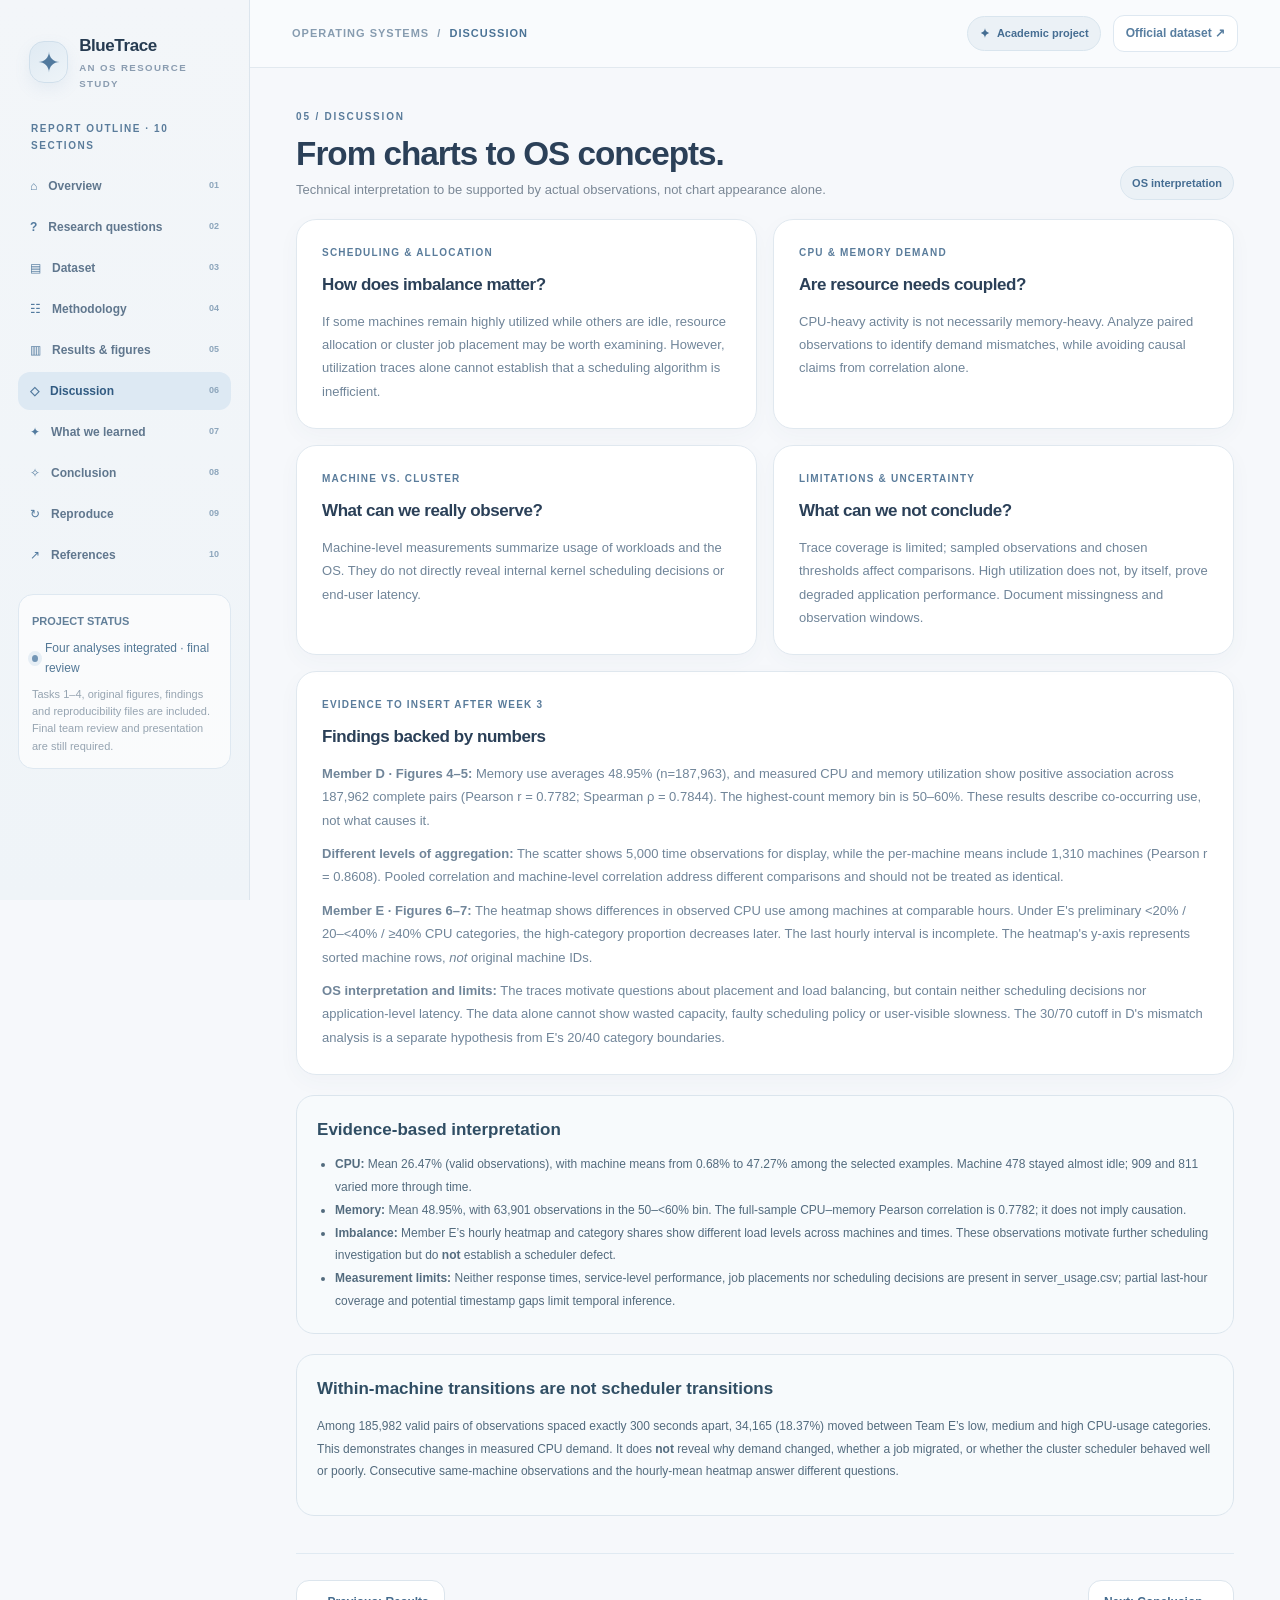
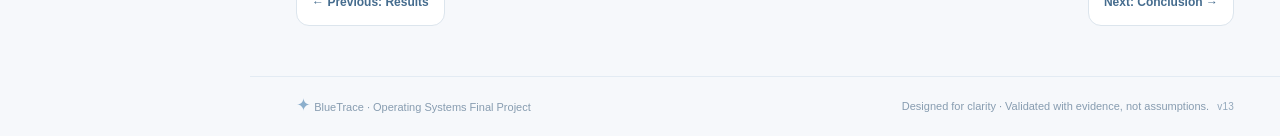
<file: discussion.html>
<!DOCTYPE html>

<html lang="en">
<head>
<meta charset="utf-8"/>
<meta content="width=device-width,initial-scale=1,viewport-fit=cover" name="viewport"/>
<meta content="#F3F6F9" name="theme-color"/>
<meta content="Operating Systems final project: Alibaba Cluster Trace 2017 CPU and memory analysis — Discussion." name="description"/>
<title>Discussion · BlueTrace · Complete Study OS Resource Study</title>
<!-- CSS fallback: page is styled even when assets/style.css is missing or HTML is opened alone. -->
<style>

    
    :root { --ink:#2e3c4e; --muted:#788493; --soft:#fafbfd; --white:#fff; --line:#ebf0f4; --blue:#6b8db4; --blue-deep:#506c8e; --blue-pale:#eef4f9; --mint:#e6f7f7; --pink:#fdf0f5; --shadow:0 12px 36px rgba(90,133,177,.075); --round:20px; }
    * {box-sizing:border-box} html {scroll-behavior:smooth} body {margin:0;background:#fafbfd;color:var(--ink);font-family:Inter,-apple-system,BlinkMacSystemFont,"Segoe UI",Arial,sans-serif;line-height:1.65;font-size:15px} a{color:#4b76a4} button,input,select {font:inherit} button{cursor:pointer} ::selection{background:#d7e5ef;color:#324e6f} :focus-visible{outline:3px solid #7ca8d1;outline-offset:3px}
    .app{display:grid;grid-template-columns:250px minmax(0,1fr);min-height:100vh;max-width:1680px;margin:auto}
    .side{height:100vh;position:sticky;top:0;border-right:1px solid var(--line);padding:30px 18px 22px;background:linear-gradient(160deg,#fafcfd 0%,#f9fbfd 75%,#f5f9fc);display:flex;flex-direction:column;z-index:20}
    .brand{display:flex;gap:11px;align-items:center;padding:2px 11px 29px;text-decoration:none;color:var(--ink)}.logo{width:42px;height:42px;display:grid;place-items:center;background:linear-gradient(140deg,#bed4e6,#e6edf6);border:1px solid #d2deea;border-radius:15px;color:#546f8d;font-size:25px;box-shadow:0 7px 18px #e4ecf4}.brand strong{font-size:17px;letter-spacing:-.4px;display:block}.brand small{display:block;font-size:9.7px;letter-spacing:1.4px;color:#909daa;font-weight:700}.nav-caption{padding:0 13px;margin:0 0 13px;color:#a0acba;font-size:10px;font-weight:750;letter-spacing:1.55px}.side nav{display:grid;gap:5px}.nav-link{display:flex;gap:11px;align-items:center;padding:10px 12px;border-radius:12px;color:#748292;text-decoration:none;font-size:13px;font-weight:570;transition:.2s}.nav-link svg{flex:none;opacity:.72}.nav-link:hover{background:#f3f7fb;color:#466f9a}.nav-link.active{background:linear-gradient(95deg,#e6eef6,#f1f6fa);color:#416b93;font-weight:770}.nav-link.active svg{opacity:1}.nav-link .num{margin-left:auto;font-size:9px;color:#a7b6c7}.side-bottom{margin-top:auto;padding:13px;background:#ffffffa8;border:1px solid #e7edf4;border-radius:15px}.side-bottom b{font-size:11px;color:#708295}.side-bottom p{font-size:11px;color:#96a4b1;line-height:1.55;margin:8px 0 0}.tiny-status{display:flex;align-items:center;gap:7px;font-size:12px;color:#59748f;margin-top:6px}.dot{width:7px;height:7px;display:inline-block;border-radius:50%;background:#9abbd9;box-shadow:0 0 0 3px #f0f5fa}
    .main{min-width:0}.bar{height:68px;padding:0 42px;background:#fff9;backdrop-filter:blur(14px);border-bottom:1px solid #eff3f7;position:sticky;top:0;z-index:10;display:flex;align-items:center;justify-content:space-between;gap:12px}.breadcrumbs{font-size:11px;letter-spacing:1px;color:#929fac;font-weight:700}.breadcrumbs strong{color:#536e8b}.bar-right{display:flex;align-items:center;gap:12px}.external{border:1px solid #e5ecf2;background:#fff;border-radius:11px;color:#667f9b;padding:8px 12px;font-size:12px;text-decoration:none;white-space:nowrap;font-weight:650}.external:hover{background:#f3f7fb}.mobile-toggle{display:none;background:#f3f7fb;border:0;border-radius:10px;padding:7px 10px;font-size:19px;color:#587a9b}
    .container{max-width:1190px;margin:0 auto;padding:32px 42px 96px}.section{padding-top:74px;scroll-margin-top:68px}.section:first-child{padding-top:0}.hero{border-radius:28px;min-height:400px;overflow:hidden;position:relative;padding:51px 56px;background:radial-gradient(circle at 79% 24%,#d7e6f1 0%,transparent 30%),radial-gradient(circle at 100% 100%,#dfe9f1 0%,transparent 38%),linear-gradient(115deg,#f1f6fa 0%,#f8fbfd 53%,#eaeff7 100%);border:1px solid #e9eff7;display:flex;align-items:center;box-shadow:var(--shadow)}.hero-copy{max-width:630px;position:relative;z-index:2}.micro{display:inline-flex;align-items:center;gap:8px;background:#ffffffad;border:1px solid #eaeff5;border-radius:40px;padding:7px 13px;color:#6c87a3;font-size:10px;font-weight:750;letter-spacing:1.2px}.hero h1{font-size:clamp(36px,4.2vw,61px);letter-spacing:-2.3px;line-height:1.16;margin:21px 0 16px;font-weight:780}.hero h1 em{font-style:normal;background:linear-gradient(95deg,#5379a0,#91b5d7);background-clip:text;color:transparent}.hero p{max-width:510px;color:#6d7f90;margin:0;font-size:14px;line-height:1.9}.actions{display:flex;gap:10px;flex-wrap:wrap;margin-top:26px}.btn{display:inline-flex;align-items:center;justify-content:center;gap:8px;border:1px solid transparent;border-radius:11px;padding:11px 17px;font-size:12px;font-weight:760;text-decoration:none;transition:transform .18s,box-shadow .18s,background .18s}.btn:hover{transform:translateY(-1px)}.primary{background:#6688ad;color:#fff;box-shadow:0 7px 15px #becfdb80}.primary:hover{background:#53799b}.outline{color:#607c97;background:#fff9;border-color:#e3eaf1}.outline:hover{background:#fff}.hero-flower{position:absolute;right:7%;top:9%;font-size:55px;color:#99bbd8;opacity:.45;transform:rotate(-18deg)}.hero-graphic{position:absolute;width:310px;right:-18px;bottom:-48px;transform:rotate(-9deg);opacity:.75;display:grid;gap:10px}.fakepanel{background:#ffffffa3;border:1px solid #fff;border-radius:19px;padding:14px;box-shadow:0 9px 22px #9bbad62a;backdrop-filter:blur(5px)}.fakepanel b{font-size:10px;letter-spacing:1px;color:#7695b1}.fakeline{height:7px;border-radius:8px;margin:10px 0;background:linear-gradient(90deg,#c8d9e7,#f1f7fa);width:75%}.fakeline.short{width:52%}.fakebar{height:42px;display:flex;align-items:end;gap:6px;margin-top:8px}.fakebar span{display:block;flex:1;background:linear-gradient(#b5cadc,#e5eff6);border-radius:5px 5px 3px 3px}.fakebar span:nth-child(1){height:36%}.fakebar span:nth-child(2){height:65%}.fakebar span:nth-child(3){height:48%}.fakebar span:nth-child(4){height:88%}.fakebar span:nth-child(5){height:57%}.fakebar span:nth-child(6){height:76%}.hero-note{font-size:9px;color:#88a0b2}.note-line{display:flex;align-items:center;gap:8px;font-size:11px;color:#909caa;margin:18px 4px 24px}.note-line svg{color:#84a4be;flex:none}
    .headline{display:flex;align-items:end;justify-content:space-between;gap:16px;margin:0 0 19px}.overline{color:#8ba4bd;font-size:10px;font-weight:780;letter-spacing:1.8px;text-transform:uppercase}.headline h2{font-size:clamp(25px,2.6vw,35px);margin:6px 0 5px;letter-spacing:-1px;line-height:1.2}.headline p{margin:0;color:#7b8896;font-size:13px;max-width:710px}.pill{display:inline-flex;align-items:center;gap:6px;color:#788ca2;background:#f3f7fb;border:1px solid #e7edf4;border-radius:24px;padding:7px 11px;font-size:11px;font-weight:760;white-space:nowrap}.grid2{display:grid;grid-template-columns:1fr 1fr;gap:17px}.grid3{display:grid;grid-template-columns:repeat(3,1fr);gap:16px}.card{border:1px solid var(--line);background:#fff;border-radius:var(--round);padding:25px;box-shadow:var(--shadow);min-width:0}.card h3{margin:0 0 11px;font-size:17px;letter-spacing:-.45px}.card p{font-size:13px;line-height:1.8;color:#768492;margin:0}.card .card-lead{color:#697b8d}.kicker{font-size:10px;font-weight:800;color:#93a7bc;letter-spacing:1.2px;display:block;margin-bottom:9px}.question{border-left:3px solid #c7d8e6;padding-left:15px;margin-top:17px;font-size:13px;color:#566c84}.qnum{font-weight:850;color:#7da0c0;margin-right:7px}.task-grid{display:grid;grid-template-columns:repeat(4,1fr);gap:13px;margin-top:16px}.task{border:1px solid #e7edf4;border-radius:17px;padding:19px 17px;background:#fff;min-height:145px}.task-icon{width:35px;height:35px;display:grid;place-items:center;font-size:18px;background:#f4f8fb;color:#7e9fbf;border-radius:11px;margin-bottom:13px}.task b{display:block;font-size:12px;color:#536a81}.task p{font-size:11px;color:#90a0ae;line-height:1.65;margin:7px 0 0}.timeline{display:grid;grid-template-columns:repeat(4,1fr);gap:10px;margin-top:19px}.week{border:1px solid #eaeff4;border-radius:14px;background:#fff;padding:14px 15px}.week:first-child{background:#f3f7fb;border-color:#e0e9f1}.week small{display:block;color:#99afc3;font-size:10px;font-weight:800;letter-spacing:1px}.week strong{font-size:12px;color:#587086;display:block;margin-top:3px}.week p{color:#8a97a5;font-size:11px;line-height:1.6;margin:5px 0 0}
    .databox{display:grid;grid-template-columns:1.1fr .9fr;gap:17px}.source{background:linear-gradient(135deg,#f6f9fc 0,#fff 90%)}.source-link{display:inline-flex;align-items:center;font-size:12px;font-weight:750;margin-top:17px}.schema{width:100%;border-collapse:collapse;min-width:590px}.schema th{text-align:left;font-size:11px;color:#8ba0b6;font-weight:700;padding:11px 12px;border-bottom:1px solid #ebf0f5;background:#fafbfd}.schema td{padding:11px 12px;border-bottom:1px solid #f4f6f8;color:#6f8090;font-size:12px}.schema td:first-child{color:#455f7c;font-weight:650}.scroll{overflow-x:auto;border-radius:12px}.muted{color:#8997a4;font-size:11px;line-height:1.7}.stat-grid{display:grid;grid-template-columns:repeat(4,1fr);gap:13px;margin:18px 0}.stat{padding:18px;background:#fff;border:1px solid var(--line);border-radius:16px}.stat b{font-size:23px;letter-spacing:-.6px;display:block;color:#5e83a5}.stat span{font-size:10px;color:#96a4b2;font-weight:700;letter-spacing:.6px}.list{margin:11px 0 0;padding-left:18px;font-size:12px;color:#7b8996;line-height:1.95}.list li{margin-bottom:3px}.method{display:flex;align-items:stretch;gap:12px;flex-wrap:wrap}.step{flex:1 1 155px;padding:18px;border:1px solid var(--line);border-radius:16px;background:#fff}.step span{font-size:10px;color:#9ab1c5;font-weight:800}.step b{font-size:12px;display:block;margin-top:5px;color:#526c89}.step p{font-size:11px;color:#8897a5;margin:7px 0 0;line-height:1.6}.meth-card{margin-top:16px}.tag{font-size:10px;background:#f3f7fb;color:#708eab;border-radius:10px;padding:5px 9px;display:inline-block;font-weight:750}.table-note{font-size:11px;color:#8a99a6;margin-top:10px}
    .result-notice{background:#f4f8fb;border:1px solid #e7edf4;border-radius:16px;padding:17px 20px;display:flex;align-items:start;gap:13px;margin-bottom:17px;color:#6c8297;font-size:12px;line-height:1.7}.result-notice svg{flex:none;color:#81a3c2}.result-notice b{color:#516f8c}.figure-grid{display:grid;grid-template-columns:repeat(2,minmax(0,1fr));gap:16px}.figure-card{background:#fff;border:1px solid var(--line);border-radius:19px;padding:18px;box-shadow:var(--shadow);min-width:0}.figure-title{display:flex;justify-content:space-between;gap:9px;align-items:center;margin-bottom:12px}.figure-title h3{font-size:13px;letter-spacing:-.2px;margin:0}.fig-number{font-size:10px;color:#9bb1c4;font-weight:800}.figure-placeholder{height:202px;background:linear-gradient(#fafbfd,#fafbfd);border:1px dashed #e4ebf1;border-radius:13px;display:flex;flex-direction:column;align-items:center;justify-content:center;gap:9px;color:#a6b6c5;text-align:center;padding:15px}.placeholder-icon{font-size:27px;background:#f3f7fb;color:#9eb8d2;width:52px;height:52px;border-radius:16px;display:grid;place-items:center}.figure-placeholder b{font-size:12px;color:#8da1b3}.figure-placeholder span{font-size:10px}.figure-img{display:none;max-width:100%;width:100%;height:auto;border-radius:12px;border:1px solid #eef2f6}.figure-card.ready .figure-img{display:block}.figure-card.ready .figure-placeholder{display:none}.figure-caption{color:#8b9ba9;font-size:11px;line-height:1.7;margin:12px 2px 0;min-height:37px}.figure-card .tag{background:#f9fbfd;margin-top:12px}
    .preview{margin-top:19px;background:#fff;border:1px solid var(--line);border-radius:20px;padding:24px;box-shadow:var(--shadow)}.preview-head{display:flex;justify-content:space-between;align-items:start;gap:12px}.preview-head h3{margin:4px 0 6px;font-size:17px}.preview-head p{color:#8794a1;font-size:12px;line-height:1.7;margin:0}.upload-row{display:flex;gap:11px;align-items:center;flex-wrap:wrap;margin:19px 0 14px}.file-input{display:none}.chart-controls{display:flex;gap:11px;align-items:end;flex-wrap:wrap;margin-top:16px}.control{color:#77899d;font-size:11px;display:grid;gap:5px;font-weight:700}.control select{border:1px solid #e5ebf1;background:#fafbfd;color:#5f788d;border-radius:10px;padding:10px 12px;min-width:155px;font-size:12px;max-width:100%}.local-chart-box{height:240px;border:1px dashed #e4e9f0;border-radius:13px;margin-top:14px;position:relative;background:#fafbfd}.local-chart-box canvas{width:100%;height:100%;display:none}.chart-empty{position:absolute;inset:0;display:grid;place-items:center;font-size:12px;color:#9eadbb;padding:15px;text-align:center}.sample-status{color:#7c92a5;font-size:11px;line-height:1.75;margin:11px 0 0}.preview-metrics{display:flex;gap:10px;flex-wrap:wrap}.preview-metrics span{background:#f5f9fc;border-radius:9px;padding:6px 10px;font-size:11px;color:#637c92}
    .discussion{display:grid;grid-template-columns:1fr 1fr;gap:16px}.discussion .card{position:relative;overflow:hidden}.discussion .card::after{content:none;position:absolute;right:20px;top:18px;color:#e0e9f1;font-size:30px}.discussion h3{padding-right:20px}.conclusion-box{background:linear-gradient(120deg,#f2f7fb,#fafbfd);border:1px solid #e5ecf2;border-radius:22px;padding:34px}.conclusion-box h3{margin:0 0 9px;font-size:19px}.conclusion-box p{font-size:13px;color:#798a9b;margin:0;line-height:1.85}.conclusion-items{display:grid;grid-template-columns:repeat(3,1fr);gap:12px;margin-top:18px}.conclusion-items div{background:#fff9;border:1px solid #e8eef4;border-radius:13px;padding:15px;font-size:12px;color:#6d859b}.conclusion-items span{display:block;font-size:10px;color:#9fb3c5;letter-spacing:1px;font-weight:760;margin-bottom:4px}.ref-list{display:grid;gap:10px}.ref-item{border:1px solid #ecf0f4;border-radius:12px;background:#fafcfd;padding:14px 16px;font-size:12px;color:#6c7c8c}.ref-item b{display:block;color:#546f8a;margin-bottom:3px}.ref-item a{word-break:break-word}.code{padding:13px 16px;background:#f5f8fc;border-radius:11px;color:#4f6b85;overflow-x:auto;font-size:12px}.roles{display:grid;grid-template-columns:repeat(3,1fr);gap:9px}.role{background:#fafbfd;border:1px solid #edf2f6;border-radius:11px;padding:12px;font-size:11px;color:#708597}.role b{display:block;color:#55738f;font-size:12px}.footer{padding:30px 0 10px;margin-top:75px;border-top:1px solid #ebf0f4;display:flex;justify-content:space-between;gap:10px;font-size:11px;color:#a8b1bb}.footer .flower{font-size:16px;color:#9ebbd5}
    @media(max-width:1180px){.app{grid-template-columns:220px minmax(0,1fr)}.container{padding:30px 27px 75px}.bar{padding:0 27px}.hero{padding:47px 35px}.hero-graphic{right:-100px;opacity:.6}}
    @media(max-width:900px){.task-grid{grid-template-columns:repeat(2,1fr)}.stat-grid{grid-template-columns:repeat(2,1fr)}.databox{grid-template-columns:1fr}.hero-graphic{display:none}.roles{grid-template-columns:repeat(2,1fr)}}
    @media(max-width:760px){.app{display:block}.side{position:fixed;left:0;top:0;width:260px;transform:translateX(-100%);transition:transform .23s;box-shadow:20px 0 35px #4c647f1e}.side.open{transform:translateX(0)}.scrim{position:fixed;inset:0;background:#2c425a66;z-index:19;display:none}.scrim.show{display:block}.mobile-toggle{display:block}.bar{height:60px;padding:0 17px}.breadcrumbs{font-size:10px}.bar-right .external{font-size:10px;padding:7px 9px}.container{padding:18px 15px 60px}.section{padding-top:57px;scroll-margin-top:58px}.hero{min-height:350px;padding:34px 27px}.hero h1{letter-spacing:-1.8px}.headline{align-items:start;flex-direction:column;gap:8px}.grid2,.discussion{grid-template-columns:1fr}.figure-grid{grid-template-columns:1fr}.grid3{grid-template-columns:1fr}.timeline{grid-template-columns:repeat(2,1fr)}.conclusion-items{grid-template-columns:1fr}.footer{margin-top:50px;flex-direction:column}.card{padding:20px}.preview{padding:19px}.hero-flower{font-size:37px}.preview-head{flex-direction:column}}
    @media(max-width:440px){.task-grid{grid-template-columns:1fr 1fr;gap:9px}.task{padding:15px 12px;min-height:150px}.hero{padding:30px 22px}.hero h1{font-size:37px}.stat-grid{gap:8px}.stat{padding:13px}.stat b{font-size:21px}.timeline{gap:8px}.week{padding:12px 10px}.roles{grid-template-columns:1fr}.external{display:none}}
    @media(prefers-reduced-motion:reduce){html{scroll-behavior:auto}*,*:before,*:after{transition:none!important}}
    @media print{.side,.bar,.preview,.actions,.footer{display:none!important}.app{display:block}.container{max-width:none;padding:0}.section{padding-top:25px;break-inside:avoid}.hero{min-height:0;box-shadow:none}.card{box-shadow:none}.figure-card{break-inside:avoid}}
  

/* Responsive multi-page upgrade — v3 */
html{scroll-behavior:smooth}
body{overflow-x:hidden;background:#fafbfd}
.app{max-width:1880px}
.main{min-height:100vh;display:flex;flex-direction:column}
.container{width:100%;max-width:1260px;padding:32px clamp(24px,3.6vw,56px) 50px;flex:1}
.page-section{padding:0;min-width:0;animation:page-in .28s ease both}
@keyframes page-in{from{opacity:.5;transform:translateY(6px)}to{opacity:1;transform:none}}
.side{z-index:80;overflow-y:auto;scrollbar-width:thin}
.nav-link:focus-visible,.mobile-toggle:focus-visible,.menu-close:focus-visible{outline:3px solid #7aa0c9;outline-offset:3px}
.nav-link[aria-current="page"]{background:linear-gradient(95deg,#e6eef6,#f1f6fa);color:#416b93;font-weight:770}
.bar{z-index:30;flex-shrink:0;min-width:0}
.menu-close{display:none;align-items:center;justify-content:center;border:1px solid #e2ebf3;background:white;color:#4f6a85;width:37px;height:37px;border-radius:11px;line-height:1;font-size:24px}
.hero-v3{min-height:320px;padding:44px clamp(24px,4vw,56px);gap:35px;display:grid;grid-template-columns:minmax(0,1.65fr) minmax(225px,.85fr);background:radial-gradient(circle at 92% 8%,#ddeaf3 0%,transparent 35%),linear-gradient(116deg,#f2f6fa 0%,#fafcfd 50%,#e9f0f7 100%);box-shadow:0 15px 34px rgba(92,134,181,.07);border-radius:26px}
.hero-v3 .hero-copy{max-width:740px}
.hero-v3 h1{font-size:clamp(38px,4vw,61px);line-height:1.09;letter-spacing:-2.1px;margin:22px 0 14px}
.hero-v3 .hero-subtitle{max-width:590px;font-size:14px;color:#7189a0;line-height:1.85;margin:0}
.hero-v3 .hero-quote{font-size:13px;color:#7896b0;font-style:italic;margin:10px 0 0}
.hero-v3 .actions{margin-top:24px;display:flex;gap:22px;align-items:center;flex-wrap:wrap}
.text-action{font-size:13px;font-weight:720;color:#547a9c;text-decoration:none;white-space:nowrap}
.text-action:hover{text-decoration:underline}
.mini-sparkle{font-size:13px}
.hero-process{background:#ffffffbe;border:1px solid #ebf1f6;box-shadow:0 12px 24px rgba(104,155,198,.08);border-radius:21px;align-self:center;padding:20px 17px 15px;position:relative;z-index:2;max-width:310px;width:100%;justify-self:end;transform:rotate(1deg)}
.process-top{display:flex;align-items:center;gap:8px;font-size:10px;letter-spacing:1.15px;color:#8ba2b8;font-weight:800;margin:0 0 12px}
.process-orb{width:27px;height:27px;border-radius:9px;background:#edf3f9;display:grid;place-items:center;color:#7fa6c6;font-size:17px}
.process-step{background:#fafbfd;border:1px solid #f1f5f9;border-radius:13px;display:flex;align-items:center;gap:12px;margin:8px 0;padding:10px 12px;color:#4b5f73}
.process-index{font-size:10px;color:#769ebe;background:#eef4f9;padding:6px 7px;border-radius:8px;font-weight:750}
.process-step b{display:block;font-size:12px;line-height:1.2}
.process-step small{color:#97a7b5;font-size:10px}
.step-symbol{margin-left:auto;color:#b4c6d6}
.visual-note{display:block;text-align:center;color:#a4b1be;font-size:9px;padding-top:7px}
.page-nav{display:flex;justify-content:space-between;gap:14px;flex-wrap:wrap;padding:26px 0 0;margin-top:37px;border-top:1px solid #ebf0f5}
.page-nav a{background:#fff;border:1px solid #e7edf3;color:#617c97;border-radius:13px;padding:12px 15px;font-size:12px;text-decoration:none;font-weight:700;transition:.2s}
.page-nav a:hover{background:#f1f6fa;transform:translateY(-1px)}
.page-footer{display:flex;justify-content:space-between;align-items:center;flex-wrap:wrap;gap:12px;padding:20px clamp(24px,3.6vw,56px);border-top:1px solid #eef2f6;font-size:11px;color:#98a6b6}
.page-footer .little-flower{color:#8eb5d5}
.results-intro{display:flex;align-items:flex-start;gap:13px;border:1px solid #ecf1f6;background:#f7fafc;border-radius:15px;padding:16px 18px;margin-bottom:20px}
.results-intro p{margin:3px 0 0;font-size:12px;color:#7c8c9e}
.results-intro b{font-size:13px;color:#58728e}
.status-dot{background:#92b8d7;width:10px;height:10px;flex:none;border-radius:50%;margin-top:7px;box-shadow:0 0 0 4px #e8f0f7}
.page-section>.headline:first-child{margin-top:3px}
.figure-card,.card,.stat,.task,.week{min-width:0}
button,input,select{max-width:100%}
.scroll{max-width:100%;overflow-x:auto}
.code{max-width:100%;white-space:pre-wrap;overflow-wrap:anywhere}
.external{display:inline-flex;align-items:center;justify-content:center}
.mobile-toggle{min-width:40px;min-height:40px;line-height:1;align-items:center;justify-content:center}
.scrim{z-index:70}
.body-menu-open{overflow:hidden}
.skip-link{position:fixed;left:12px;top:-55px;background:#fff;color:#345a7a;padding:10px 16px;border-radius:10px;z-index:120}
.skip-link:focus{top:10px}
@media (max-width:1210px) and (min-width:901px){.app{grid-template-columns:220px minmax(0,1fr)}.side{padding-left:10px;padding-right:10px}.nav-link{font-size:12px}.hero-v3{grid-template-columns:minmax(0,1.6fr) minmax(198px,.8fr);gap:15px}.hero-v3 h1{font-size:clamp(36px,3.6vw,52px)}.hero-process{padding:15px 11px}.container{padding:26px 27px}}
@media (max-width:900px){
 .app{display:block}
 .side{position:fixed;left:0;top:0;bottom:0;width:min(305px,85vw);height:100dvh;height:100vh;transform:translateX(-105%);transition:transform .25s ease;box-shadow:none;z-index:90;visibility:hidden;pointer-events:none;padding-top:22px}
 .side.open{transform:translateX(0);box-shadow:24px 0 50px #354c6840;visibility:visible;pointer-events:auto}
 .scrim{position:fixed;inset:0;background:rgba(27,50,77,.42);z-index:85;display:block;opacity:0;pointer-events:none;visibility:hidden;transition:opacity .2s,visibility .2s}
 .scrim.show{opacity:1;pointer-events:auto;visibility:visible}
 .mobile-toggle{display:inline-flex;position:relative;z-index:35}
 .menu-close{display:inline-flex}
 .sidebar-top{display:flex;align-items:center;justify-content:space-between;gap:8px;padding-right:5px}
 .sidebar-top .brand{padding-bottom:17px}
 .bar{height:64px;padding:0 22px}
 .container{padding:26px 24px 45px}
 .hero-v3{min-height:0;padding:39px 33px;grid-template-columns:minmax(0,1fr) 230px}
 .hero-v3 h1{font-size:clamp(37px,5vw,51px)}
 .page-footer{padding:18px 24px}
}
@media (max-width:680px){
 .bar{height:60px;padding:0 15px}
 .bar-right .pill{display:none}
 .bar-right .external{font-size:10px;padding:7px 9px}
 .breadcrumbs{font-size:10px;letter-spacing:.4px}
 .container{padding:17px 15px 38px}
 .hero-v3{display:block;min-height:0;padding:31px 24px 27px;border-radius:23px}
 .hero-v3 h1{font-size:clamp(35px,8vw,47px);letter-spacing:-1.55px;margin:18px 0 13px}
 .hero-v3 .hero-subtitle{font-size:13px}
 .hero-v3 .actions{gap:12px;margin-top:22px}
 .hero-process{margin:25px 0 0;max-width:none;display:grid;grid-template-columns:repeat(3,minmax(0,1fr));gap:6px;transform:none;padding:12px}
 .process-top{grid-column:1/-1;margin-bottom:3px}
 .process-step{padding:9px 7px;margin:0;display:flex;align-items:flex-start;flex-direction:column;gap:6px;justify-content:center}
 .process-step b{font-size:11px}.process-step small{font-size:9px;line-height:1.3;display:block}
 .process-index{font-size:9px}.step-symbol{display:none}.visual-note{grid-column:1/-1;font-size:9px}
 .page-footer{padding:19px 16px;display:block}
 .page-footer span{display:block;margin-bottom:6px}
 .grid2,.grid3,.discussion,.figure-grid{grid-template-columns:1fr}
 .stat-grid{grid-template-columns:repeat(2,minmax(0,1fr))}
 .figure-card{padding:15px}
 .figure-img{width:100%}
 .results-intro{padding:13px}
 .page-nav a{flex:1 1 150px;text-align:center}
 .timeline{grid-template-columns:repeat(2,minmax(0,1fr))}
}
@media (max-width:370px){.bar-right .external{display:none}.hero-v3{padding:26px 19px}.hero-v3 h1{font-size:34px}.container{padding:14px 12px 28px}.process-step{padding:7px 5px}.hero-process{padding:8px}.page-nav{gap:8px}.micro{font-size:9px}}
@media (prefers-reduced-motion:reduce){.page-section{animation:none}.side,.scrim{transition:none}}
@media print{.side,.bar,.scrim,.page-nav,.page-footer,.preview{display:none!important}.app{display:block}.container{padding:0;max-width:none}.hero-v3{box-shadow:none;border:1px solid #ddd}}


/* ── V5 / soft mist-blue palette ──
   Color-only refresh. Layout, navigation and data features remain unchanged. */
:root {
  --ink:#2B4058; --muted:#70859A; --soft:#F5F8FC;
  --line:#DFE8F1; --blue:#5685B1; --blue-deep:#466E97;
  --blue-pale:#E6F0F9; --shadow:0 12px 34px rgba(57,86,116,.055);
}
body {background:#F7F9FC; color:var(--ink)}
a {color:#446F98}
::selection {background:#DEEAF5;color:#2B4058}
:focus-visible {outline-color:#769BBA}
.side {
  background:linear-gradient(165deg,#FAFCFE 0%,#F0F5FA 68%,#EAF2F8 100%);
  border-right-color:#DFE8F1;
}
.logo {background:linear-gradient(145deg,#C8DFF0,#E7F0F8);border-color:#D6E4F0;color:#4C769A;box-shadow:0 6px 16px rgba(110,150,186,.10)}
.brand small,.nav-caption{color:#8A9CB0}
.nav-link{color:#60778E}
.nav-link:hover{background:#E8F1F8;color:#3F6C93}
.nav-link.active,.nav-link[aria-current="page"]{
  background:linear-gradient(95deg,#DCEAF5,#EAF2F9);color:#3E6D96;
}
.nav-link .num{color:#8DA6BC}
.side-bottom{background:rgba(255,255,255,.67);border-color:#DEE8F1}
.side-bottom b{color:#627F99}
.tiny-status{color:#537896}
.dot{background:#91B4D1;box-shadow:0 0 0 3px #E6F0F7}
.bar{background:rgba(251,253,255,.89);border-bottom-color:#E3EBF3}
.breadcrumbs,.page-footer{color:#879CB0}
.breadcrumbs strong{color:#4B7396}
.external{color:#587EA0;border-color:#DEE8F1;background:#FFF}
.external:hover{background:#F1F6FA}
.mobile-toggle{background:#E7EFF7;color:#4A7196}
.menu-close{border-color:#D9E6F1;color:#4A7196}
.container{background:transparent}
.hero,.hero-v3 {
  background:radial-gradient(circle at 93% 8%,rgba(230,240,248,.7),transparent 36%),
             linear-gradient(112deg,#F5F8FC 0%,#E6F0F9 53%,#D1E2F1 100%);
  border-color:#DDE8F2;
  box-shadow:0 14px 32px rgba(64,97,129,.055);
}
.hero h1 em,.hero-v3 h1 em {
  background:linear-gradient(100deg,#476F97,#7EA5C7);
  -webkit-background-clip:text;background-clip:text;color:transparent;
}
.micro{color:#557B9E;background:rgba(255,255,255,.74);border-color:#E1EAF2}
.hero p,.hero-v3 .hero-subtitle{color:#607C97}
.hero-v3 .hero-quote{color:#7596B3}
.primary{background:#5685B1;color:white;box-shadow:0 7px 15px rgba(73,116,156,.15)}
.primary:hover{background:#476F97}
.outline{background:rgba(255,255,255,.76);color:#547B9C;border-color:#D8E6F1}
.text-action{color:#47769E}
.hero-flower{color:#9CBBD6;opacity:.33}
.hero-process{background:rgba(255,255,255,.74);border-color:#E4ECF4;box-shadow:0 8px 22px rgba(66,110,150,.065)}
.process-top{color:#7292AE}
.process-orb,.process-index{background:#E2EDF6;color:#6189AB}
.process-step{background:#F6F9FC;border-color:#E8EEF4;color:#415D77}
.process-step small,.visual-note{color:#849AAD}
.step-symbol{color:#9AB8D1}
.pill{background:#EFF5FA;border-color:#DDE9F2;color:#63809B}
.card,.task,.week,.stat,.figure-card{border-color:#DFE8F1;box-shadow:var(--shadow)}
.card{background:#FFF}
.card h3,.headline h2{color:#2B4058}
.task-icon{background:#EDF4F9;color:#6589A9}
.task-grid .task p,.card p{color:#708599}
.question{border-left-color:#C6DCEC}
.week:first-child{background:#EDF4FA;border-color:#DDEAF4}
.source{background:linear-gradient(135deg,#F0F6FA,#FFF 90%)}
.schema th{background:#F6F9FC;border-color:#E3EBF2;color:#6E90AB}
.schema td{border-color:#E9F0F5}
.schema td:first-child{color:#486F91}
.results-intro{background:#F0F6FB;border-color:#DFEAF3}
.results-intro b{color:#537896}
.status-dot{background:#8FB4D2;box-shadow:0 0 0 4px #E4EFF7}
.page-nav{border-top-color:#E0EAF2}
.page-nav a{border-color:#DDE8F1;color:#527797}
.page-nav a:hover{background:#EDF4FA}
.page-footer{border-top-color:#E3EBF3}
.page-footer .little-flower{color:#8BAECC}
.scrim{background:rgba(39,58,78,.38)}
.skip-link{color:#3A658A}
@media print{.hero,.hero-v3{background:#F3F7FA!important}}



/* V7: use deterministic, monochrome blue vector ornaments on all devices.
   No emoji font fallback on iOS / Android. */
.bt-spark-icon{display:inline-block;box-sizing:border-box;width:1em;height:1em;flex-shrink:0;vertical-align:-.12em;fill:currentColor;color:inherit}
.logo .bt-spark-icon{width:24px;height:24px;vertical-align:middle}
.nav-icon .bt-spark-icon{width:14px;height:14px}
.micro .bt-spark-icon,.pill .bt-spark-icon{width:12px;height:12px}
.process-orb .bt-spark-icon{width:19px;height:19px;vertical-align:middle}
.process-top .bt-spark-icon{width:19px;height:19px}
.hero-quote .bt-spark-icon{width:14px;height:14px}
.note-line .bt-spark-icon{width:12px;height:12px}
.page-footer .bt-spark-icon{width:15px;height:15px}
.discussion .card::after{content:none!important}

.build-tag{color:#93A8BB;font-size:10px;letter-spacing:.02em;margin-left:5px}

/* V8 / authentic Week 1 dataset exploration. Maintains mist-blue identity. */
.w1-divider{margin:26px 0 21px;height:1px;background:#dfebf3;border:0}
.w1-banner{margin:18px 0 22px;border:1px solid #dce8f2;background:linear-gradient(108deg,#f5f9fc,#e7f0f8);border-radius:19px;padding:22px 24px;display:flex;align-items:center;justify-content:space-between;gap:15px}
.w1-banner strong{color:#3e5e7b;font-size:17px;display:block;margin-bottom:6px}
.w1-banner p{font-size:12px;color:#73889b;margin:0;line-height:1.75}
.w1-status{display:inline-flex;padding:6px 12px;border-radius:50px;border:1px solid #cfdeeb;background:#fff;color:#5c7b9c;font-size:10px;letter-spacing:.05em;font-weight:800;white-space:nowrap}
.w1-section{margin-top:23px}.w1-section>h3{font-size:19px;letter-spacing:-.3px;color:#334f69;margin:2px 0 9px}
.w1-section>p,.w1-text{color:#718496;font-size:12px;line-height:1.85;margin:4px 0 15px}
.w1-statbar{display:grid;grid-template-columns:repeat(4,minmax(0,1fr));gap:12px;margin:17px 0 7px}
.w1-stat{background:#fff;border:1px solid #e0eaf3;border-radius:16px;padding:15px 16px;min-width:0}
.w1-stat b{display:block;color:#436f97;font-size:24px;line-height:1.25;letter-spacing:-.6px;font-variant-numeric:tabular-nums}
.w1-stat small{display:block;color:#7b93a9;font-size:10px;margin-top:6px;line-height:1.6;font-weight:650}
.w1-tablewrap{border:1px solid #e0eaf3;border-radius:15px;overflow-x:auto;background:#fff;margin:10px 0 8px}
.w1-table{border-collapse:collapse;width:100%;font-size:12px;min-width:700px}
.w1-table th{background:#f0f6fb;color:#5d7892;font-size:11px;text-align:left;white-space:nowrap;font-weight:800;padding:11px 13px;border-bottom:1px solid #dce8f2}
.w1-table td{padding:11px 13px;color:#5c7185;border-bottom:1px solid #edf2f6;vertical-align:top;line-height:1.6}
.w1-table tbody tr:last-child td{border-bottom:0}
.w1-table td:first-child{font-weight:700;color:#3d5e7c}
.w1-table td code{font-size:11px;background:#f2f7fa;padding:2px 4px;border-radius:4px;white-space:normal;overflow-wrap:anywhere}
.w1-caption{font-size:11px;color:#8399ad;line-height:1.7;margin:4px 0 17px}
.w1-evidence{display:grid;grid-template-columns:repeat(2,minmax(0,1fr));gap:15px;margin:17px 0}
.w1-evidence figure{border:1px solid #e0eaf3;border-radius:17px;padding:13px;background:#fff;margin:0;min-width:0;box-shadow:0 8px 30px rgba(75,107,140,.035)}
.w1-evidence figure:first-child{grid-column:1/-1}
.w1-evidence img{display:block;width:100%;height:auto;border:1px solid #eef2f5;border-radius:10px;object-fit:contain;background:#fff}
.w1-evidence figcaption{padding:10px 4px 0;color:#71889d;font-size:11px;line-height:1.7}
.w1-evidence figcaption strong{color:#4c6b87}
.w1-evidence a{display:block;cursor:zoom-in}
.w1-callout{border-left:3px solid #9ab5cb;background:#f5f9fc;border-radius:0 12px 12px 0;padding:16px 18px;margin-top:17px;color:#637c93;font-size:12px;line-height:1.8}
.w1-callout b{color:#405f7a}
.w1-links{display:flex;gap:9px;flex-wrap:wrap;margin:12px 0 8px}
.w1-links a{display:inline-flex;gap:6px;align-items:center;padding:9px 12px;border-radius:10px;background:#eff5fa;color:#52769a;border:1px solid #e0eaf3;font-size:11px;font-weight:750;text-decoration:none}
.w1-links a:hover{background:#e1edf7}
.w1-steps{display:grid;grid-template-columns:repeat(3,minmax(0,1fr));gap:11px;margin:16px 0}
.w1-steps>div{background:#fff;border:1px solid #e2ebf3;padding:15px;border-radius:14px}
.w1-steps b{display:block;font-size:12px;color:#4a6d8e;margin:0 0 6px}.w1-steps p{font-size:11px;color:#8096ab;line-height:1.8;margin:0}
.w1-inlinecode{display:block;overflow-x:auto;background:#eff5fa;border:1px solid #dae8f2;padding:13px 15px;border-radius:11px;color:#496b8b;font:11px/1.8 ui-monospace,SFMono-Regular,Consolas,monospace;white-space:pre}
@media(max-width:740px){.w1-evidence{grid-template-columns:1fr}.w1-evidence figure:first-child{grid-column:auto}.w1-statbar{grid-template-columns:repeat(2,minmax(0,1fr))}.w1-banner{padding:16px;align-items:flex-start;flex-direction:column}.w1-steps{grid-template-columns:1fr}.w1-stat b{font-size:20px}.w1-section>h3{font-size:17px}}
@media(max-width:380px){.w1-statbar{gap:8px}.w1-stat{padding:12px}.w1-links a{width:100%}}


.w1-swipe-hint{display:none;color:#86a0b4;font-size:11px;margin:8px 0 0}
@media(max-width:740px){.w1-swipe-hint{display:block}}


/* V10 original-file exhibits and supplementary findings */
.member-evidence{grid-column:1 / -1}
.member-evidence .figure-img{max-height:none;object-fit:contain;display:block}
.member-evidence .figure-caption{font-size:12px;line-height:1.8}
.evidence-link{display:inline-flex;margin-top:11px;font-size:12px;font-weight:700;color:var(--primary,#4d789d);text-decoration:none}
.report-prose{font-size:13px;line-height:1.85;color:var(--muted,#617a94)}
.report-prose + .report-prose{margin-top:10px}
.v10-note{background:#F4F8FC;border:1px solid #DFE8F2;border-radius:15px;padding:14px 17px;margin-top:14px;font-size:12px;line-height:1.8;color:#56718d}
.v10-note b{color:#344e6b}
.v10-evidence-title{margin:25px 0 13px;font-size:15px;color:#2d4561}
.v10-kpis{display:grid;grid-template-columns:repeat(3,minmax(0,1fr));gap:12px;margin:15px 0}
.v10-kpis div{border:1px solid #E3ECF5;background:white;border-radius:15px;padding:15px}
.v10-kpis b{display:block;font-size:22px;color:#40688c}
.v10-kpis span{font-size:11px;color:#7e97ac}
.v10-table th,.v10-table td{white-space:normal;min-width:125px}
.v10-table td:first-child{font-weight:700}
@media(max-width:620px){.v10-kpis{grid-template-columns:1fr 1fr}.member-evidence .figure-img{max-width:100%}}

/* V10: reviewed D chart handover */
.d-supplement{margin:19px 0 12px;border:1px solid #e0ebf4;background:#fff;border-radius:18px;padding:17px;max-width:100%}
.d-supplement h4{font-size:14px;color:#3a5f7e;margin:1px 0 12px}
.d-supplement figure{margin:0;max-width:100%}
.d-supplement img{display:block;width:100%;height:auto;border-radius:12px;border:1px solid #ecf1f5;max-width:100%}
.d-supplement figcaption{font-size:11px;color:#7e92a5;line-height:1.75;padding-top:9px}
.figure-card[data-figure="fig04_memory_histogram"] .figure-img{background:#fff;object-fit:contain}
.figure-card[data-figure="fig05_cpu_memory_scatter"] .figure-img{background:#fff;object-fit:contain}
@media(max-width:700px){.d-supplement{padding:12px}.v9-kpis{grid-template-columns:1fr 1fr;gap:8px}.v9-kpis b{font-size:19px}}

/* V12: one muted blue-grey website palette, original research PNGs untouched. */
:root{--v12-ink:#2B4053;--v12-muted:#647B8E;--v12-soft:#E9EFF4;--v12-accent:#567890}
.v12-report-outline{display:grid;grid-template-columns:repeat(5,minmax(0,1fr));gap:8px;margin-top:18px}
.v12-report-outline a{display:block;background:#F5F8FA;border:1px solid #E0E8EE;border-radius:12px;padding:13px 11px;text-decoration:none;color:#45647C;font-size:11px;line-height:1.6}
.v12-report-outline a strong{display:block;font-size:11px;color:#263F53;margin-top:4px}
.v12-summary{padding:20px;border-radius:18px;border:1px solid #DBE5ED;background:#F7FAFC;margin:20px 0}
.v12-summary h3{margin:0 0 9px;font-size:17px;color:#304E64}
.v12-summary p,.v12-summary li{font-size:12px;line-height:1.9;color:#536B7E}
.v12-summary ul{padding-left:18px;margin:8px 0 0}
.v12-source{color:#647B8E;font-size:11px;margin:9px 0}
.figure-card.ready .figure-img{display:block!important;width:100%;height:auto;border:1px solid #E0E7EC;border-radius:10px}
.figure-card.ready .figure-placeholder{display:none!important}
.v12-figure-note{font-size:11px;color:#526A7B;line-height:1.75;margin-top:11px}
.v12-index{padding:13px 16px;border-left:3px solid #7897B0;background:#F5F8FA;border-radius:4px 11px 11px 4px;margin-top:14px;color:#405C72}
.v12-table{width:100%;border-collapse:collapse;min-width:620px;font-size:12px}
.v12-table th,.v12-table td{padding:11px 13px;border-bottom:1px solid #E2EAF0;text-align:left;vertical-align:top}
.v12-table th{background:#EAF0F5;color:#304B61;font-weight:700}
.v12-scroll{max-width:100%;overflow-x:auto;border:1px solid #E0E8EE;border-radius:13px}
.v12-two-col{display:grid;grid-template-columns:repeat(2,minmax(0,1fr));gap:16px}
.v12-source-links a{color:#466B86;overflow-wrap:anywhere}
.v12-figure-key{border:1px solid #DCE7EF;background:#F5F9FC;border-radius:12px;padding:12px 15px;margin:12px 0;color:#4E697E;font-size:12px}
@media(max-width:800px){.v12-report-outline{grid-template-columns:repeat(2,minmax(0,1fr))}.v12-two-col{grid-template-columns:1fr}}
@media(max-width:480px){.v12-report-outline{grid-template-columns:repeat(2,minmax(0,1fr))}.v12-summary{padding:15px}.v12-report-outline a{padding:10px;font-size:10px}}
</style>
<link href="assets/style.css?v=13" rel="stylesheet"/>
<style>

/* BlueTrace V11 — unified muted-blue interface; all source figure files untouched. */
:root {
  --ink:#263B51; --muted:#637B91; --soft:#F6F8FB; --white:#fff;
  --line:#DCE5ED; --blue:#527A9E; --blue-deep:#355A7B; --blue-pale:#E9F0F6;
  --mint:#E9F0F6; --pink:#E9F0F6;
  --primary:#527A9E; --accent:#527A9E;
  --shadow:0 9px 26px rgba(40,68,96,.042);
}
html {color-scheme:light}
body {background:#F6F8FB;color:var(--ink)}
a {color:#41698E}
.side {background:linear-gradient(180deg,#F3F6F9 0%,#EFF4F8 100%);border-right:1px solid #DCE5ED}
.bar {background:rgba(249,251,253,.96);border-bottom:1px solid #E2E9EF}
.logo,.process-orb,.process-index,.nav-icon {color:#527A9E}
.logo {background:linear-gradient(145deg,#DFEAF3,#EEF4F8);border-color:#D0DFEB}
.hero,.hero-v3 {background:linear-gradient(118deg,#F1F5F9 0%,#E6EEF5 52%,#D9E6F1 100%);border:1px solid #D8E4EE;box-shadow:0 8px 27px rgba(48,76,103,.045)}
.hero-v3:before,.hero:before {filter:saturate(.35)}
.hero h1 em,.hero-v3 h1 em,.hero h1 span,.hero-v3 h1 span {color:#577FA4}
.primary,.btn-primary,.button-primary,.btn.main,.actions a.primary {background:#527A9E;color:#fff;border-color:#527A9E}
.primary:hover,.btn-primary:hover,.button-primary:hover,.actions a.primary:hover {background:#426889;color:#fff}
.nav-link:hover {background:#E6EEF5;color:#355A7B}
.nav-link.active,.nav-link[aria-current="page"] {background:#DDE9F3;color:#315B82}
.card,.figure-card,.preview,.w1-section,.stat,.task,.week {border-color:#E0E8EF;box-shadow:0 7px 22px rgba(48,76,103,.036)}
.card,.figure-card,.preview {background:#fff}
.kicker,.overline,.nav-caption,.fig-number,.process-top {color:#5A7C9B}
.pill,.tag,.badge {background:#EBF1F6;color:#456D92;border-color:#D9E5EE}
.status-dot,.dot {background:#7295B5;box-shadow:0 0 0 4px #E6EEF5}
.result-notice,.results-intro,.w1-callout,.v9-note {background:#F2F6F9;border-color:#DEE8F0;color:#4F6A83}
.result-notice b,.results-intro b,.w1-callout b {color:#2E526F}
.w1-statbar .w1-stat,.v10-kpis>div,.v9-kpis>div {background:#fff;border-color:#E0E8EF}
.w1-statbar b,.v10-kpis b,.v9-kpis b {color:#365F82}
.w1-table thead,.schema thead {background:#ECF2F7}
.w1-table tr:nth-child(even),.schema tr:nth-child(even) {background:#FAFBFD}
.page-nav a {border-color:#DCE5ED;background:#fff;color:#456C8E}
.page-nav a:hover {background:#EAF1F7}
.scrim {background:rgba(28,48,69,.42)}
.figure-card.ready .figure-img {display:block!important;width:100%;height:auto;max-width:100%;border:1px solid #E4EAF0;border-radius:12px;background:#fff}
.figure-card.ready .figure-placeholder {display:none!important}
.w1-evidence figure img {display:block!important;width:100%;max-width:100%;height:auto;border-radius:10px}
.d-supplement img {display:block!important;width:100%;max-width:100%;height:auto}
.fig-number,.figure-title h3 {color:#35546F}
.fig-number {letter-spacing:.5px}
.figure-card .figure-caption {color:#607589}
.bt-image-note {font-size:12px;color:#61798F;margin:8px 0 16px;line-height:1.8}
.bt-pending {margin:25px 0 4px;border:1px solid #DEE7EF;border-radius:17px;background:#F4F7FA;padding:13px 16px}
.bt-pending summary {cursor:pointer;color:#3F6280;font-size:13px;font-weight:750;list-style-position:outside;padding:6px 4px}
.bt-pending[open] summary {margin-bottom:14px}
.bt-pending .figure-grid {margin-top:12px}
.bt-pending .figure-card {box-shadow:none;background:#FAFBFD}
.bt-visible-intro {margin:0 0 20px;padding:12px 17px;background:#EFF4F8;border:1px solid #DCE7F0;border-radius:14px;font-size:13px;color:#496983}
.bt-visible-intro strong {color:#284C6C}
.bt-photo-section {scroll-margin-top:84px}
.bt-photo-section .w1-evidence {margin-top:14px}
@media(max-width:680px){
 .hero,.hero-v3 {background:linear-gradient(140deg,#F1F5F9,#DDE9F3)}
 .figure-card {padding:14px}
 .bt-pending{padding:12px}
}
</style>
<style id="instructor-audit-v13">.side nav[aria-label="Instructor report outline"]{display:flex;flex-direction:column;gap:3px}.side nav[aria-label="Instructor report outline"] .nav-link{min-height:38px;padding-top:8px;padding-bottom:8px;font-size:12px;line-height:1.25}.side .side-bottom{position:static;margin-top:20px}.v12-summary{scroll-margin-top:78px}#what-we-learned,#conclusion,#research-questions,#reproduce,#references,#task4-transitions{scroll-margin-top:92px}.v12-summary ol{padding-left:22px;line-height:1.9;color:#52677d}.v12-summary ol li{margin-bottom:8px}.v12-table caption{text-align:left;padding:8px 0;color:#667f92}.nav-link .num{font-variant-numeric:tabular-nums}@media(max-width:900px){.side nav[aria-label="Instructor report outline"] .nav-link{font-size:13px;min-height:41px}}
</style></head>
<body data-page="discussion" data-ui-version="11">
<a class="skip-link" href="#main-content">Skip to content</a>
<div aria-hidden="true" class="scrim" id="scrim"></div>
<div class="app">
<aside aria-hidden="false" aria-label="Report navigation" class="side" id="sidebar">
<div class="sidebar-top">
<a class="brand" href="index.html?v=13"><span aria-hidden="true" class="logo"><svg aria-hidden="true" class="bt-spark-icon" focusable="false" viewbox="0 0 24 24"><path d="M12 1.5C12 7.35 16.65 12 22.5 12C16.65 12 12 16.65 12 22.5C12 16.65 7.35 12 1.5 12C7.35 12 12 7.35 12 1.5Z" fill="currentColor"></path></svg></span><span><strong>BlueTrace</strong><small>AN OS RESOURCE STUDY</small></span></a>
<button aria-label="Close navigation" class="menu-close" id="menuClose" type="button">×</button>
</div>
<div class="nav-caption">REPORT OUTLINE · 10 SECTIONS</div>
<nav aria-label="Instructor report outline"><a class="nav-link" href="index.html?v=13#introduction"><span aria-hidden="true" class="nav-icon">⌂</span> Overview <span class="num">01</span></a>
<a class="nav-link" href="index.html?v=13#research-questions"><span aria-hidden="true" class="nav-icon">?</span> Research questions <span class="num">02</span></a>
<a class="nav-link" href="dataset.html?v=13#dataset"><span aria-hidden="true" class="nav-icon">▤</span> Dataset <span class="num">03</span></a>
<a class="nav-link" href="methodology.html?v=13#methodology"><span aria-hidden="true" class="nav-icon">☷</span> Methodology <span class="num">04</span></a>
<a class="nav-link" href="results.html?v=13#results"><span aria-hidden="true" class="nav-icon">▥</span> Results &amp; figures <span class="num">05</span></a>
<a aria-current="page" class="nav-link active" href="discussion.html?v=13#discussion"><span aria-hidden="true" class="nav-icon">◇</span> Discussion <span class="num">06</span></a>
<a class="nav-link" href="conclusion.html?v=13#what-we-learned"><span aria-hidden="true" class="nav-icon">✦</span> What we learned <span class="num">07</span></a>
<a class="nav-link" href="conclusion.html?v=13#conclusion"><span aria-hidden="true" class="nav-icon">✧</span> Conclusion <span class="num">08</span></a>
<a class="nav-link" href="references.html?v=13#reproduce"><span aria-hidden="true" class="nav-icon">↻</span> Reproduce <span class="num">09</span></a>
<a class="nav-link" href="references.html?v=13#references"><span aria-hidden="true" class="nav-icon">↗</span> References <span class="num">10</span></a></nav>
<div class="side-bottom"><b>PROJECT STATUS</b><div class="tiny-status"><span class="dot"></span><span id="progress-label">Four analyses integrated · final review</span></div><p>Tasks 1–4, original figures, findings and reproducibility files are included. Final team review and presentation are still required.</p></div>
</aside>
<div class="main">
<header class="bar"><div class="bar-lead" style="display:flex;align-items:center;gap:11px;min-width:0"><button aria-controls="sidebar" aria-expanded="false" aria-label="Open navigation menu" class="mobile-toggle" id="menuBtn" type="button"><span aria-hidden="true">☰</span></button><div class="breadcrumbs">OPERATING SYSTEMS  /  <strong>DISCUSSION</strong></div></div><div class="bar-right"><span class="pill"><svg aria-hidden="true" class="bt-spark-icon" focusable="false" viewbox="0 0 24 24"><path d="M12 1.5C12 7.35 16.65 12 22.5 12C16.65 12 12 16.65 12 22.5C12 16.65 7.35 12 1.5 12C7.35 12 12 7.35 12 1.5Z" fill="currentColor"></path></svg> Academic project</span><a class="external" href="https://github.com/alibaba/clusterdata/tree/master/cluster-trace-v2017" rel="noopener noreferrer" target="_blank">Official dataset ↗</a></div></header>
<main class="container" id="main-content" tabindex="-1">
<section class="page-section" id="discussion">
<div class="headline"><div><span class="overline">05 / DISCUSSION</span><h2>From charts to OS concepts.</h2><p>Technical interpretation to be supported by actual observations, not chart appearance alone.</p></div><span class="pill">OS interpretation</span></div>
<div class="discussion"><article class="card"><span class="kicker">SCHEDULING &amp; ALLOCATION</span><h3>How does imbalance matter?</h3><p>If some machines remain highly utilized while others are idle, resource allocation or cluster job placement may be worth examining. However, utilization traces alone cannot establish that a scheduling algorithm is inefficient.</p></article><article class="card"><span class="kicker">CPU &amp; MEMORY DEMAND</span><h3>Are resource needs coupled?</h3><p>CPU-heavy activity is not necessarily memory-heavy. Analyze paired observations to identify demand mismatches, while avoiding causal claims from correlation alone.</p></article><article class="card"><span class="kicker">MACHINE VS. CLUSTER</span><h3>What can we really observe?</h3><p>Machine-level measurements summarize usage of workloads and the OS. They do not directly reveal internal kernel scheduling decisions or end-user latency.</p></article><article class="card"><span class="kicker">LIMITATIONS &amp; UNCERTAINTY</span><h3>What can we not conclude?</h3><p>Trace coverage is limited; sampled observations and chosen thresholds affect comparisons. High utilization does not, by itself, prove degraded application performance. Document missingness and observation windows.</p></article></div>
<div class="card" style="margin-top:16px"><span class="kicker">EVIDENCE TO INSERT AFTER WEEK 3</span><h3>Findings backed by numbers</h3><div id="discussion-findings"><p class="report-prose"><b>Member D · Figures 4–5:</b> Memory use averages 48.95% (n=187,963), and measured CPU and memory utilization show positive association across 187,962 complete pairs (Pearson r = 0.7782; Spearman ρ = 0.7844). The highest-count memory bin is 50–60%. These results describe co-occurring use, not what causes it.</p>
<p class="report-prose"><b>Different levels of aggregation:</b> The scatter shows 5,000 time observations for display, while the per-machine means include 1,310 machines (Pearson r = 0.8608). Pooled correlation and machine-level correlation address different comparisons and should not be treated as identical.</p>
<p class="report-prose"><b>Member E · Figures 6–7:</b> The heatmap shows differences in observed CPU use among machines at comparable hours. Under E's preliminary &lt;20% / 20–&lt;40% / ≥40% CPU categories, the high-category proportion decreases later. The last hourly interval is incomplete. The heatmap's y-axis represents sorted machine rows, <em>not</em> original machine IDs.</p>
<p class="report-prose"><b>OS interpretation and limits:</b> The traces motivate questions about placement and load balancing, but contain neither scheduling decisions nor application-level latency. The data alone cannot show wasted capacity, faulty scheduling policy or user-visible slowness. The 30/70 cutoff in D's mismatch analysis is a separate hypothesis from E's 20/40 category boundaries.</p></div></div>
<section class="v12-summary"><h3>Evidence-based interpretation</h3>
<ul><li><b>CPU:</b> Mean 26.47% (valid observations), with machine means from 0.68% to 47.27% among the selected examples. Machine 478 stayed almost idle; 909 and 811 varied more through time.</li>
<li><b>Memory:</b> Mean 48.95%, with 63,901 observations in the 50–&lt;60% bin. The full-sample CPU–memory Pearson correlation is 0.7782; it does not imply causation.</li>
<li><b>Imbalance:</b> Member E’s hourly heatmap and category shares show different load levels across machines and times. These observations motivate further scheduling investigation but do <b>not</b> establish a scheduler defect.</li>
<li><b>Measurement limits:</b> Neither response times, service-level performance, job placements nor scheduling decisions are present in server_usage.csv; partial last-hour coverage and potential timestamp gaps limit temporal inference.</li></ul></section><section class="v12-summary" id="transition-discussion"><h3>Within-machine transitions are not scheduler transitions</h3><p>Among 185,982 valid pairs of observations spaced exactly 300 seconds apart, 34,165 (18.37%) moved between Team E’s low, medium and high CPU-usage categories. This demonstrates changes in measured CPU demand. It does <strong>not</strong> reveal why demand changed, whether a job migrated, or whether the cluster scheduler behaved well or poorly. Consecutive same-machine observations and the hourly-mean heatmap answer different questions.</p></section></section>
<nav aria-label="Report page navigation" class="page-nav"><a href="results.html?v=13">← Previous: Results</a><span style="flex:1"></span><a href="conclusion.html?v=13">Next: Conclusion →</a></nav>
</main>
<footer class="page-footer"><span><span class="little-flower"><svg aria-hidden="true" class="bt-spark-icon" focusable="false" viewbox="0 0 24 24"><path d="M12 1.5C12 7.35 16.65 12 22.5 12C16.65 12 12 16.65 12 22.5C12 16.65 7.35 12 1.5 12C7.35 12 12 7.35 12 1.5Z" fill="currentColor"></path></svg></span> BlueTrace · Operating Systems Final Project</span><span>Designed for clarity · Validated with evidence, not assumptions. <span class="build-tag">v13</span></span></footer>
</div></div>
<!-- Inline navigation fallback: hamburger menu still works if the assets folder is unavailable. -->
<script>
(() => {
  'use strict';
  const sidebar = document.getElementById('sidebar');
  const toggle = document.getElementById('menuBtn');
  const closeBtn = document.getElementById('menuClose');
  const scrim = document.getElementById('scrim');
  if (!sidebar || !toggle || !scrim) return;
  let previousFocus = null;
  const mobile = window.matchMedia('(max-width: 900px)');
  function setMenu(open, restoreFocus = true) {
    const shouldOpen = Boolean(open && mobile.matches);
    const wasOpen = sidebar.classList.contains('open');
    sidebar.classList.toggle('open', shouldOpen);
    scrim.classList.toggle('show', shouldOpen);
    document.body.classList.toggle('body-menu-open', shouldOpen);
    toggle.setAttribute('aria-expanded', String(shouldOpen));
    toggle.setAttribute('aria-label', shouldOpen ? 'Close navigation menu' : 'Open navigation menu');
    sidebar.setAttribute('aria-hidden', String(mobile.matches && !shouldOpen));
    if (shouldOpen && !wasOpen) {
      previousFocus = document.activeElement;
      closeBtn?.focus();
    } else if (!shouldOpen && wasOpen && restoreFocus) {
      (previousFocus && previousFocus.isConnected ? previousFocus : toggle).focus();
    }
  }
  toggle.addEventListener('click', () => setMenu(!sidebar.classList.contains('open')));
  closeBtn?.addEventListener('click', () => setMenu(false));
  scrim.addEventListener('click', () => setMenu(false));
  sidebar.querySelectorAll('a').forEach(link => link.addEventListener('click', () => setMenu(false, false)));
  document.addEventListener('keydown', evt => {
    if (!sidebar.classList.contains('open')) return;
    if (evt.key === 'Escape') { evt.preventDefault(); setMenu(false); return; }
    if (evt.key === 'Tab') {
      const targets = [...sidebar.querySelectorAll('a[href], button:not([disabled])')].filter(el => el.getClientRects().length);
      if (!targets.length) return;
      const first = targets[0], last = targets[targets.length-1];
      if (evt.shiftKey && document.activeElement === first) {evt.preventDefault();last.focus();}
      else if (!evt.shiftKey && document.activeElement === last) {evt.preventDefault();first.focus();}
    }
  });
  const sync = () => setMenu(false, false);
  if (mobile.addEventListener) mobile.addEventListener('change',sync);
  else mobile.addListener(sync);
  sync();
})();
</script>
<!-- Real data metadata is optional until analysis is completed. -->
<script src="assets/results/results.js?v=13"></script>
<script>
(() => {
'use strict';
const report=window.PROJECT_RESULTS;
if(!report||report.status!=='generated_from_real_data')return;
const $=id=>document.getElementById(id);
const put=(id,value)=>{const e=$(id);if(e&&value!==null&&value!==undefined)e.textContent=String(value);};
const stats=report.statistics||{};
const fmt=x=>Number.isFinite(Number(x))?Number(x).toLocaleString('en-US'):'—';
put('stat-machines',fmt(stats.machines));put('stat-records',fmt(stats.valid_records));
put('stat-cpu',Number.isFinite(stats.mean_cpu)?stats.mean_cpu.toFixed(1):'—');
put('stat-memory',Number.isFinite(stats.mean_memory)?stats.mean_memory.toFixed(1):'—');
put('selection-summary',`Input: ${report.input_filename||'documented file'}; scanned ${fmt(report.records_scanned)} rows; ${fmt(report.records_selected)} selected before validation. ${report.selection_description||''} Observed trace timestamps: ${stats.time_start??'—'}–${stats.time_end??'—'} seconds.`);
put('quality-summary',`Invalid selected records: ${fmt(report.invalid_selected_records)}. ${report.quality_note||''}`);
if(Number.isFinite(stats.cpu_memory_correlation))put('discussion-findings',`Selected sample: mean CPU ${stats.mean_cpu.toFixed(1)}%, memory ${stats.mean_memory.toFixed(1)}%, Pearson correlation ${stats.cpu_memory_correlation.toFixed(3)}. Review actual figures and add the study's OS interpretation. Correlation does not imply causation or application performance.`);
put('progress-label','Figures generated · review interpretation');
const figureIDs=['fig01_cpu_histogram','fig02_cpu_time_series','fig03_machine_comparison','fig04_memory_histogram','fig05_cpu_memory_scatter','fig06_imbalance_heatmap','fig07_utilization_categories'];
let ready=0;
document.querySelectorAll('[data-figure]').forEach(card=>{
 const key=card.dataset.figure,img=card.querySelector('img.figure-img'),meta=report.figures?.[key];
 if(!img||!meta)return;
 img.addEventListener('load',()=>{if(!card.classList.contains('ready')){card.classList.add('ready');ready++;put('figure-count',`${ready} / ${figureIDs.length} figures ready`);}if(meta.caption){const c=card.querySelector('.figure-caption');if(c)c.textContent=meta.caption;}});
 img.addEventListener('error',()=>card.classList.remove('ready'));
 img.src=`assets/results/${key}.png?v=${encodeURIComponent(report.generated_at||'1')}`;
});
})();
</script>
</body></html>
</file>
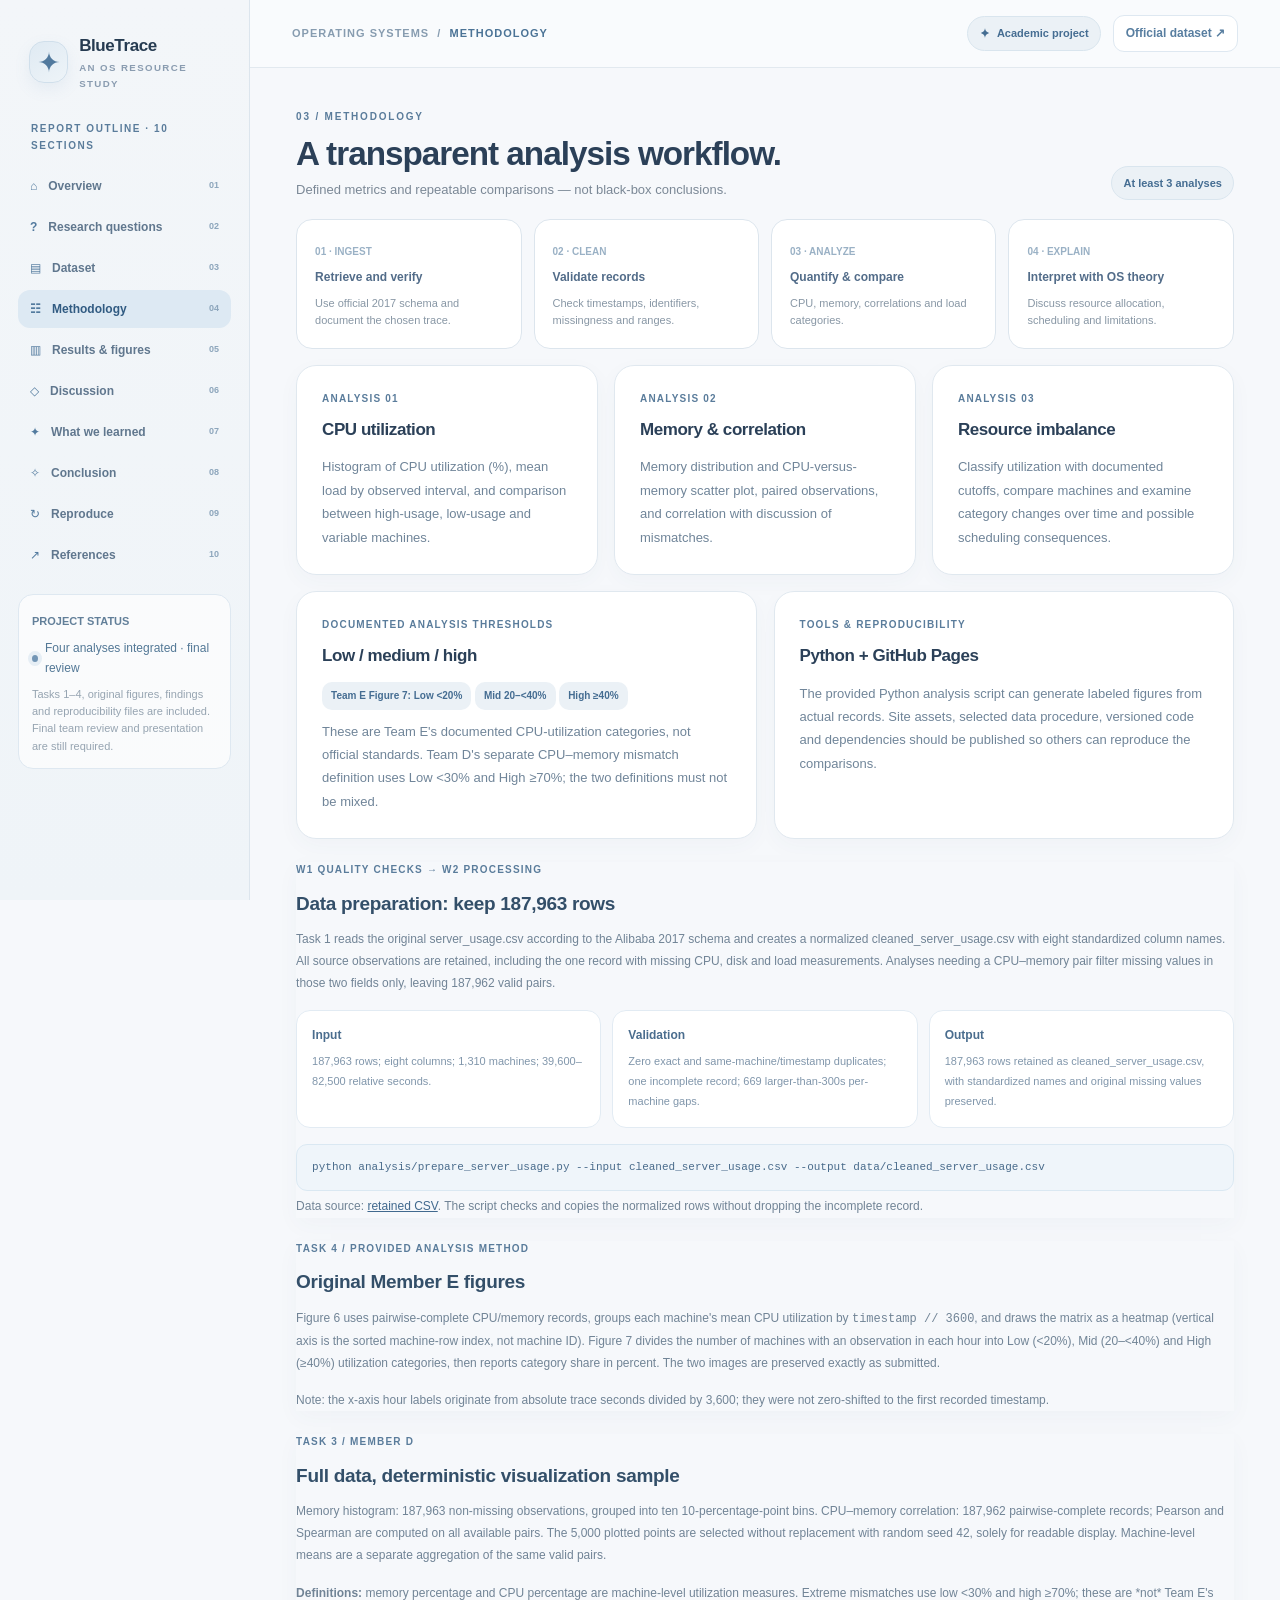
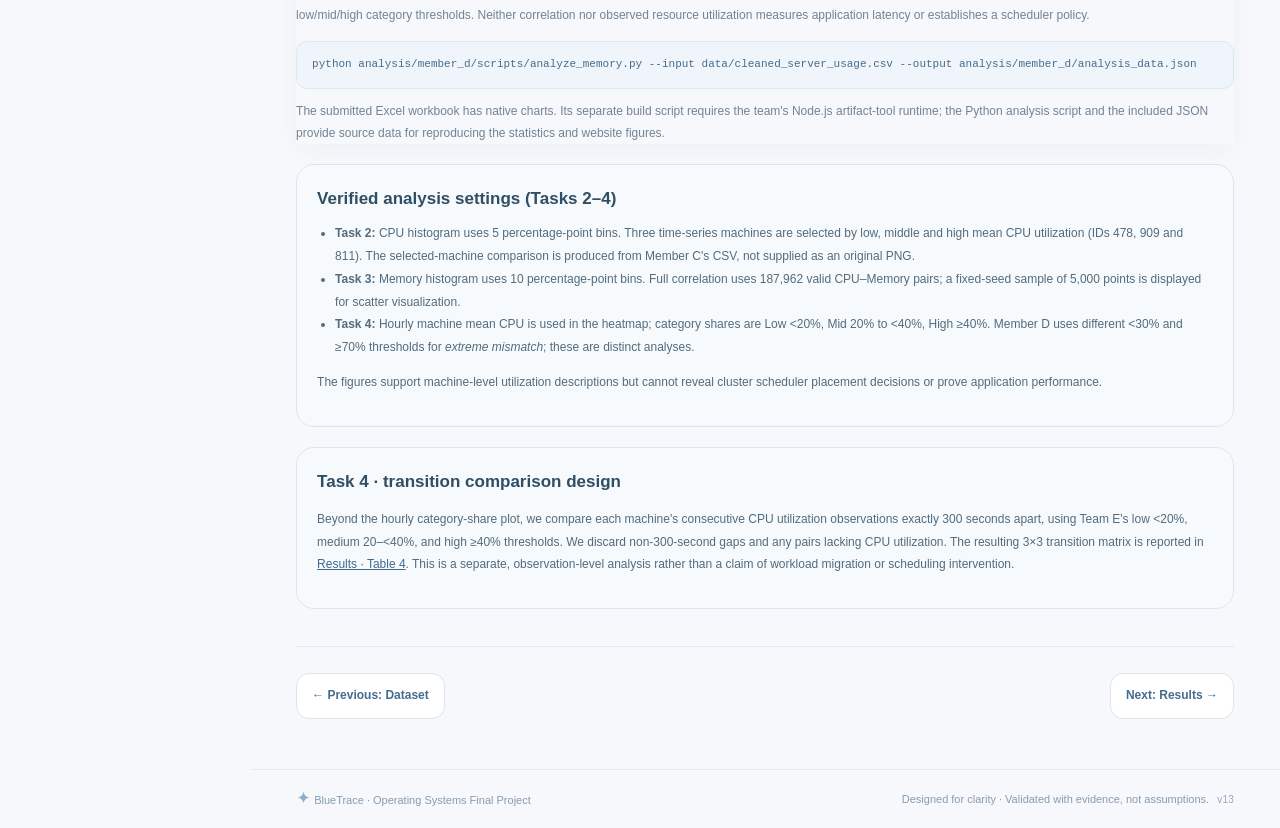
<file: methodology.html>
<!DOCTYPE html>

<html lang="en">
<head>
<meta charset="utf-8"/>
<meta content="width=device-width,initial-scale=1,viewport-fit=cover" name="viewport"/>
<meta content="#F3F6F9" name="theme-color"/>
<meta content="Operating Systems final project: Alibaba Cluster Trace 2017 CPU and memory analysis — Methodology." name="description"/>
<title>Methodology · BlueTrace · Complete Study OS Resource Study</title>
<!-- CSS fallback: page is styled even when assets/style.css is missing or HTML is opened alone. -->
<style>

    
    :root { --ink:#2e3c4e; --muted:#788493; --soft:#fafbfd; --white:#fff; --line:#ebf0f4; --blue:#6b8db4; --blue-deep:#506c8e; --blue-pale:#eef4f9; --mint:#e6f7f7; --pink:#fdf0f5; --shadow:0 12px 36px rgba(90,133,177,.075); --round:20px; }
    * {box-sizing:border-box} html {scroll-behavior:smooth} body {margin:0;background:#fafbfd;color:var(--ink);font-family:Inter,-apple-system,BlinkMacSystemFont,"Segoe UI",Arial,sans-serif;line-height:1.65;font-size:15px} a{color:#4b76a4} button,input,select {font:inherit} button{cursor:pointer} ::selection{background:#d7e5ef;color:#324e6f} :focus-visible{outline:3px solid #7ca8d1;outline-offset:3px}
    .app{display:grid;grid-template-columns:250px minmax(0,1fr);min-height:100vh;max-width:1680px;margin:auto}
    .side{height:100vh;position:sticky;top:0;border-right:1px solid var(--line);padding:30px 18px 22px;background:linear-gradient(160deg,#fafcfd 0%,#f9fbfd 75%,#f5f9fc);display:flex;flex-direction:column;z-index:20}
    .brand{display:flex;gap:11px;align-items:center;padding:2px 11px 29px;text-decoration:none;color:var(--ink)}.logo{width:42px;height:42px;display:grid;place-items:center;background:linear-gradient(140deg,#bed4e6,#e6edf6);border:1px solid #d2deea;border-radius:15px;color:#546f8d;font-size:25px;box-shadow:0 7px 18px #e4ecf4}.brand strong{font-size:17px;letter-spacing:-.4px;display:block}.brand small{display:block;font-size:9.7px;letter-spacing:1.4px;color:#909daa;font-weight:700}.nav-caption{padding:0 13px;margin:0 0 13px;color:#a0acba;font-size:10px;font-weight:750;letter-spacing:1.55px}.side nav{display:grid;gap:5px}.nav-link{display:flex;gap:11px;align-items:center;padding:10px 12px;border-radius:12px;color:#748292;text-decoration:none;font-size:13px;font-weight:570;transition:.2s}.nav-link svg{flex:none;opacity:.72}.nav-link:hover{background:#f3f7fb;color:#466f9a}.nav-link.active{background:linear-gradient(95deg,#e6eef6,#f1f6fa);color:#416b93;font-weight:770}.nav-link.active svg{opacity:1}.nav-link .num{margin-left:auto;font-size:9px;color:#a7b6c7}.side-bottom{margin-top:auto;padding:13px;background:#ffffffa8;border:1px solid #e7edf4;border-radius:15px}.side-bottom b{font-size:11px;color:#708295}.side-bottom p{font-size:11px;color:#96a4b1;line-height:1.55;margin:8px 0 0}.tiny-status{display:flex;align-items:center;gap:7px;font-size:12px;color:#59748f;margin-top:6px}.dot{width:7px;height:7px;display:inline-block;border-radius:50%;background:#9abbd9;box-shadow:0 0 0 3px #f0f5fa}
    .main{min-width:0}.bar{height:68px;padding:0 42px;background:#fff9;backdrop-filter:blur(14px);border-bottom:1px solid #eff3f7;position:sticky;top:0;z-index:10;display:flex;align-items:center;justify-content:space-between;gap:12px}.breadcrumbs{font-size:11px;letter-spacing:1px;color:#929fac;font-weight:700}.breadcrumbs strong{color:#536e8b}.bar-right{display:flex;align-items:center;gap:12px}.external{border:1px solid #e5ecf2;background:#fff;border-radius:11px;color:#667f9b;padding:8px 12px;font-size:12px;text-decoration:none;white-space:nowrap;font-weight:650}.external:hover{background:#f3f7fb}.mobile-toggle{display:none;background:#f3f7fb;border:0;border-radius:10px;padding:7px 10px;font-size:19px;color:#587a9b}
    .container{max-width:1190px;margin:0 auto;padding:32px 42px 96px}.section{padding-top:74px;scroll-margin-top:68px}.section:first-child{padding-top:0}.hero{border-radius:28px;min-height:400px;overflow:hidden;position:relative;padding:51px 56px;background:radial-gradient(circle at 79% 24%,#d7e6f1 0%,transparent 30%),radial-gradient(circle at 100% 100%,#dfe9f1 0%,transparent 38%),linear-gradient(115deg,#f1f6fa 0%,#f8fbfd 53%,#eaeff7 100%);border:1px solid #e9eff7;display:flex;align-items:center;box-shadow:var(--shadow)}.hero-copy{max-width:630px;position:relative;z-index:2}.micro{display:inline-flex;align-items:center;gap:8px;background:#ffffffad;border:1px solid #eaeff5;border-radius:40px;padding:7px 13px;color:#6c87a3;font-size:10px;font-weight:750;letter-spacing:1.2px}.hero h1{font-size:clamp(36px,4.2vw,61px);letter-spacing:-2.3px;line-height:1.16;margin:21px 0 16px;font-weight:780}.hero h1 em{font-style:normal;background:linear-gradient(95deg,#5379a0,#91b5d7);background-clip:text;color:transparent}.hero p{max-width:510px;color:#6d7f90;margin:0;font-size:14px;line-height:1.9}.actions{display:flex;gap:10px;flex-wrap:wrap;margin-top:26px}.btn{display:inline-flex;align-items:center;justify-content:center;gap:8px;border:1px solid transparent;border-radius:11px;padding:11px 17px;font-size:12px;font-weight:760;text-decoration:none;transition:transform .18s,box-shadow .18s,background .18s}.btn:hover{transform:translateY(-1px)}.primary{background:#6688ad;color:#fff;box-shadow:0 7px 15px #becfdb80}.primary:hover{background:#53799b}.outline{color:#607c97;background:#fff9;border-color:#e3eaf1}.outline:hover{background:#fff}.hero-flower{position:absolute;right:7%;top:9%;font-size:55px;color:#99bbd8;opacity:.45;transform:rotate(-18deg)}.hero-graphic{position:absolute;width:310px;right:-18px;bottom:-48px;transform:rotate(-9deg);opacity:.75;display:grid;gap:10px}.fakepanel{background:#ffffffa3;border:1px solid #fff;border-radius:19px;padding:14px;box-shadow:0 9px 22px #9bbad62a;backdrop-filter:blur(5px)}.fakepanel b{font-size:10px;letter-spacing:1px;color:#7695b1}.fakeline{height:7px;border-radius:8px;margin:10px 0;background:linear-gradient(90deg,#c8d9e7,#f1f7fa);width:75%}.fakeline.short{width:52%}.fakebar{height:42px;display:flex;align-items:end;gap:6px;margin-top:8px}.fakebar span{display:block;flex:1;background:linear-gradient(#b5cadc,#e5eff6);border-radius:5px 5px 3px 3px}.fakebar span:nth-child(1){height:36%}.fakebar span:nth-child(2){height:65%}.fakebar span:nth-child(3){height:48%}.fakebar span:nth-child(4){height:88%}.fakebar span:nth-child(5){height:57%}.fakebar span:nth-child(6){height:76%}.hero-note{font-size:9px;color:#88a0b2}.note-line{display:flex;align-items:center;gap:8px;font-size:11px;color:#909caa;margin:18px 4px 24px}.note-line svg{color:#84a4be;flex:none}
    .headline{display:flex;align-items:end;justify-content:space-between;gap:16px;margin:0 0 19px}.overline{color:#8ba4bd;font-size:10px;font-weight:780;letter-spacing:1.8px;text-transform:uppercase}.headline h2{font-size:clamp(25px,2.6vw,35px);margin:6px 0 5px;letter-spacing:-1px;line-height:1.2}.headline p{margin:0;color:#7b8896;font-size:13px;max-width:710px}.pill{display:inline-flex;align-items:center;gap:6px;color:#788ca2;background:#f3f7fb;border:1px solid #e7edf4;border-radius:24px;padding:7px 11px;font-size:11px;font-weight:760;white-space:nowrap}.grid2{display:grid;grid-template-columns:1fr 1fr;gap:17px}.grid3{display:grid;grid-template-columns:repeat(3,1fr);gap:16px}.card{border:1px solid var(--line);background:#fff;border-radius:var(--round);padding:25px;box-shadow:var(--shadow);min-width:0}.card h3{margin:0 0 11px;font-size:17px;letter-spacing:-.45px}.card p{font-size:13px;line-height:1.8;color:#768492;margin:0}.card .card-lead{color:#697b8d}.kicker{font-size:10px;font-weight:800;color:#93a7bc;letter-spacing:1.2px;display:block;margin-bottom:9px}.question{border-left:3px solid #c7d8e6;padding-left:15px;margin-top:17px;font-size:13px;color:#566c84}.qnum{font-weight:850;color:#7da0c0;margin-right:7px}.task-grid{display:grid;grid-template-columns:repeat(4,1fr);gap:13px;margin-top:16px}.task{border:1px solid #e7edf4;border-radius:17px;padding:19px 17px;background:#fff;min-height:145px}.task-icon{width:35px;height:35px;display:grid;place-items:center;font-size:18px;background:#f4f8fb;color:#7e9fbf;border-radius:11px;margin-bottom:13px}.task b{display:block;font-size:12px;color:#536a81}.task p{font-size:11px;color:#90a0ae;line-height:1.65;margin:7px 0 0}.timeline{display:grid;grid-template-columns:repeat(4,1fr);gap:10px;margin-top:19px}.week{border:1px solid #eaeff4;border-radius:14px;background:#fff;padding:14px 15px}.week:first-child{background:#f3f7fb;border-color:#e0e9f1}.week small{display:block;color:#99afc3;font-size:10px;font-weight:800;letter-spacing:1px}.week strong{font-size:12px;color:#587086;display:block;margin-top:3px}.week p{color:#8a97a5;font-size:11px;line-height:1.6;margin:5px 0 0}
    .databox{display:grid;grid-template-columns:1.1fr .9fr;gap:17px}.source{background:linear-gradient(135deg,#f6f9fc 0,#fff 90%)}.source-link{display:inline-flex;align-items:center;font-size:12px;font-weight:750;margin-top:17px}.schema{width:100%;border-collapse:collapse;min-width:590px}.schema th{text-align:left;font-size:11px;color:#8ba0b6;font-weight:700;padding:11px 12px;border-bottom:1px solid #ebf0f5;background:#fafbfd}.schema td{padding:11px 12px;border-bottom:1px solid #f4f6f8;color:#6f8090;font-size:12px}.schema td:first-child{color:#455f7c;font-weight:650}.scroll{overflow-x:auto;border-radius:12px}.muted{color:#8997a4;font-size:11px;line-height:1.7}.stat-grid{display:grid;grid-template-columns:repeat(4,1fr);gap:13px;margin:18px 0}.stat{padding:18px;background:#fff;border:1px solid var(--line);border-radius:16px}.stat b{font-size:23px;letter-spacing:-.6px;display:block;color:#5e83a5}.stat span{font-size:10px;color:#96a4b2;font-weight:700;letter-spacing:.6px}.list{margin:11px 0 0;padding-left:18px;font-size:12px;color:#7b8996;line-height:1.95}.list li{margin-bottom:3px}.method{display:flex;align-items:stretch;gap:12px;flex-wrap:wrap}.step{flex:1 1 155px;padding:18px;border:1px solid var(--line);border-radius:16px;background:#fff}.step span{font-size:10px;color:#9ab1c5;font-weight:800}.step b{font-size:12px;display:block;margin-top:5px;color:#526c89}.step p{font-size:11px;color:#8897a5;margin:7px 0 0;line-height:1.6}.meth-card{margin-top:16px}.tag{font-size:10px;background:#f3f7fb;color:#708eab;border-radius:10px;padding:5px 9px;display:inline-block;font-weight:750}.table-note{font-size:11px;color:#8a99a6;margin-top:10px}
    .result-notice{background:#f4f8fb;border:1px solid #e7edf4;border-radius:16px;padding:17px 20px;display:flex;align-items:start;gap:13px;margin-bottom:17px;color:#6c8297;font-size:12px;line-height:1.7}.result-notice svg{flex:none;color:#81a3c2}.result-notice b{color:#516f8c}.figure-grid{display:grid;grid-template-columns:repeat(2,minmax(0,1fr));gap:16px}.figure-card{background:#fff;border:1px solid var(--line);border-radius:19px;padding:18px;box-shadow:var(--shadow);min-width:0}.figure-title{display:flex;justify-content:space-between;gap:9px;align-items:center;margin-bottom:12px}.figure-title h3{font-size:13px;letter-spacing:-.2px;margin:0}.fig-number{font-size:10px;color:#9bb1c4;font-weight:800}.figure-placeholder{height:202px;background:linear-gradient(#fafbfd,#fafbfd);border:1px dashed #e4ebf1;border-radius:13px;display:flex;flex-direction:column;align-items:center;justify-content:center;gap:9px;color:#a6b6c5;text-align:center;padding:15px}.placeholder-icon{font-size:27px;background:#f3f7fb;color:#9eb8d2;width:52px;height:52px;border-radius:16px;display:grid;place-items:center}.figure-placeholder b{font-size:12px;color:#8da1b3}.figure-placeholder span{font-size:10px}.figure-img{display:none;max-width:100%;width:100%;height:auto;border-radius:12px;border:1px solid #eef2f6}.figure-card.ready .figure-img{display:block}.figure-card.ready .figure-placeholder{display:none}.figure-caption{color:#8b9ba9;font-size:11px;line-height:1.7;margin:12px 2px 0;min-height:37px}.figure-card .tag{background:#f9fbfd;margin-top:12px}
    .preview{margin-top:19px;background:#fff;border:1px solid var(--line);border-radius:20px;padding:24px;box-shadow:var(--shadow)}.preview-head{display:flex;justify-content:space-between;align-items:start;gap:12px}.preview-head h3{margin:4px 0 6px;font-size:17px}.preview-head p{color:#8794a1;font-size:12px;line-height:1.7;margin:0}.upload-row{display:flex;gap:11px;align-items:center;flex-wrap:wrap;margin:19px 0 14px}.file-input{display:none}.chart-controls{display:flex;gap:11px;align-items:end;flex-wrap:wrap;margin-top:16px}.control{color:#77899d;font-size:11px;display:grid;gap:5px;font-weight:700}.control select{border:1px solid #e5ebf1;background:#fafbfd;color:#5f788d;border-radius:10px;padding:10px 12px;min-width:155px;font-size:12px;max-width:100%}.local-chart-box{height:240px;border:1px dashed #e4e9f0;border-radius:13px;margin-top:14px;position:relative;background:#fafbfd}.local-chart-box canvas{width:100%;height:100%;display:none}.chart-empty{position:absolute;inset:0;display:grid;place-items:center;font-size:12px;color:#9eadbb;padding:15px;text-align:center}.sample-status{color:#7c92a5;font-size:11px;line-height:1.75;margin:11px 0 0}.preview-metrics{display:flex;gap:10px;flex-wrap:wrap}.preview-metrics span{background:#f5f9fc;border-radius:9px;padding:6px 10px;font-size:11px;color:#637c92}
    .discussion{display:grid;grid-template-columns:1fr 1fr;gap:16px}.discussion .card{position:relative;overflow:hidden}.discussion .card::after{content:none;position:absolute;right:20px;top:18px;color:#e0e9f1;font-size:30px}.discussion h3{padding-right:20px}.conclusion-box{background:linear-gradient(120deg,#f2f7fb,#fafbfd);border:1px solid #e5ecf2;border-radius:22px;padding:34px}.conclusion-box h3{margin:0 0 9px;font-size:19px}.conclusion-box p{font-size:13px;color:#798a9b;margin:0;line-height:1.85}.conclusion-items{display:grid;grid-template-columns:repeat(3,1fr);gap:12px;margin-top:18px}.conclusion-items div{background:#fff9;border:1px solid #e8eef4;border-radius:13px;padding:15px;font-size:12px;color:#6d859b}.conclusion-items span{display:block;font-size:10px;color:#9fb3c5;letter-spacing:1px;font-weight:760;margin-bottom:4px}.ref-list{display:grid;gap:10px}.ref-item{border:1px solid #ecf0f4;border-radius:12px;background:#fafcfd;padding:14px 16px;font-size:12px;color:#6c7c8c}.ref-item b{display:block;color:#546f8a;margin-bottom:3px}.ref-item a{word-break:break-word}.code{padding:13px 16px;background:#f5f8fc;border-radius:11px;color:#4f6b85;overflow-x:auto;font-size:12px}.roles{display:grid;grid-template-columns:repeat(3,1fr);gap:9px}.role{background:#fafbfd;border:1px solid #edf2f6;border-radius:11px;padding:12px;font-size:11px;color:#708597}.role b{display:block;color:#55738f;font-size:12px}.footer{padding:30px 0 10px;margin-top:75px;border-top:1px solid #ebf0f4;display:flex;justify-content:space-between;gap:10px;font-size:11px;color:#a8b1bb}.footer .flower{font-size:16px;color:#9ebbd5}
    @media(max-width:1180px){.app{grid-template-columns:220px minmax(0,1fr)}.container{padding:30px 27px 75px}.bar{padding:0 27px}.hero{padding:47px 35px}.hero-graphic{right:-100px;opacity:.6}}
    @media(max-width:900px){.task-grid{grid-template-columns:repeat(2,1fr)}.stat-grid{grid-template-columns:repeat(2,1fr)}.databox{grid-template-columns:1fr}.hero-graphic{display:none}.roles{grid-template-columns:repeat(2,1fr)}}
    @media(max-width:760px){.app{display:block}.side{position:fixed;left:0;top:0;width:260px;transform:translateX(-100%);transition:transform .23s;box-shadow:20px 0 35px #4c647f1e}.side.open{transform:translateX(0)}.scrim{position:fixed;inset:0;background:#2c425a66;z-index:19;display:none}.scrim.show{display:block}.mobile-toggle{display:block}.bar{height:60px;padding:0 17px}.breadcrumbs{font-size:10px}.bar-right .external{font-size:10px;padding:7px 9px}.container{padding:18px 15px 60px}.section{padding-top:57px;scroll-margin-top:58px}.hero{min-height:350px;padding:34px 27px}.hero h1{letter-spacing:-1.8px}.headline{align-items:start;flex-direction:column;gap:8px}.grid2,.discussion{grid-template-columns:1fr}.figure-grid{grid-template-columns:1fr}.grid3{grid-template-columns:1fr}.timeline{grid-template-columns:repeat(2,1fr)}.conclusion-items{grid-template-columns:1fr}.footer{margin-top:50px;flex-direction:column}.card{padding:20px}.preview{padding:19px}.hero-flower{font-size:37px}.preview-head{flex-direction:column}}
    @media(max-width:440px){.task-grid{grid-template-columns:1fr 1fr;gap:9px}.task{padding:15px 12px;min-height:150px}.hero{padding:30px 22px}.hero h1{font-size:37px}.stat-grid{gap:8px}.stat{padding:13px}.stat b{font-size:21px}.timeline{gap:8px}.week{padding:12px 10px}.roles{grid-template-columns:1fr}.external{display:none}}
    @media(prefers-reduced-motion:reduce){html{scroll-behavior:auto}*,*:before,*:after{transition:none!important}}
    @media print{.side,.bar,.preview,.actions,.footer{display:none!important}.app{display:block}.container{max-width:none;padding:0}.section{padding-top:25px;break-inside:avoid}.hero{min-height:0;box-shadow:none}.card{box-shadow:none}.figure-card{break-inside:avoid}}
  

/* Responsive multi-page upgrade — v3 */
html{scroll-behavior:smooth}
body{overflow-x:hidden;background:#fafbfd}
.app{max-width:1880px}
.main{min-height:100vh;display:flex;flex-direction:column}
.container{width:100%;max-width:1260px;padding:32px clamp(24px,3.6vw,56px) 50px;flex:1}
.page-section{padding:0;min-width:0;animation:page-in .28s ease both}
@keyframes page-in{from{opacity:.5;transform:translateY(6px)}to{opacity:1;transform:none}}
.side{z-index:80;overflow-y:auto;scrollbar-width:thin}
.nav-link:focus-visible,.mobile-toggle:focus-visible,.menu-close:focus-visible{outline:3px solid #7aa0c9;outline-offset:3px}
.nav-link[aria-current="page"]{background:linear-gradient(95deg,#e6eef6,#f1f6fa);color:#416b93;font-weight:770}
.bar{z-index:30;flex-shrink:0;min-width:0}
.menu-close{display:none;align-items:center;justify-content:center;border:1px solid #e2ebf3;background:white;color:#4f6a85;width:37px;height:37px;border-radius:11px;line-height:1;font-size:24px}
.hero-v3{min-height:320px;padding:44px clamp(24px,4vw,56px);gap:35px;display:grid;grid-template-columns:minmax(0,1.65fr) minmax(225px,.85fr);background:radial-gradient(circle at 92% 8%,#ddeaf3 0%,transparent 35%),linear-gradient(116deg,#f2f6fa 0%,#fafcfd 50%,#e9f0f7 100%);box-shadow:0 15px 34px rgba(92,134,181,.07);border-radius:26px}
.hero-v3 .hero-copy{max-width:740px}
.hero-v3 h1{font-size:clamp(38px,4vw,61px);line-height:1.09;letter-spacing:-2.1px;margin:22px 0 14px}
.hero-v3 .hero-subtitle{max-width:590px;font-size:14px;color:#7189a0;line-height:1.85;margin:0}
.hero-v3 .hero-quote{font-size:13px;color:#7896b0;font-style:italic;margin:10px 0 0}
.hero-v3 .actions{margin-top:24px;display:flex;gap:22px;align-items:center;flex-wrap:wrap}
.text-action{font-size:13px;font-weight:720;color:#547a9c;text-decoration:none;white-space:nowrap}
.text-action:hover{text-decoration:underline}
.mini-sparkle{font-size:13px}
.hero-process{background:#ffffffbe;border:1px solid #ebf1f6;box-shadow:0 12px 24px rgba(104,155,198,.08);border-radius:21px;align-self:center;padding:20px 17px 15px;position:relative;z-index:2;max-width:310px;width:100%;justify-self:end;transform:rotate(1deg)}
.process-top{display:flex;align-items:center;gap:8px;font-size:10px;letter-spacing:1.15px;color:#8ba2b8;font-weight:800;margin:0 0 12px}
.process-orb{width:27px;height:27px;border-radius:9px;background:#edf3f9;display:grid;place-items:center;color:#7fa6c6;font-size:17px}
.process-step{background:#fafbfd;border:1px solid #f1f5f9;border-radius:13px;display:flex;align-items:center;gap:12px;margin:8px 0;padding:10px 12px;color:#4b5f73}
.process-index{font-size:10px;color:#769ebe;background:#eef4f9;padding:6px 7px;border-radius:8px;font-weight:750}
.process-step b{display:block;font-size:12px;line-height:1.2}
.process-step small{color:#97a7b5;font-size:10px}
.step-symbol{margin-left:auto;color:#b4c6d6}
.visual-note{display:block;text-align:center;color:#a4b1be;font-size:9px;padding-top:7px}
.page-nav{display:flex;justify-content:space-between;gap:14px;flex-wrap:wrap;padding:26px 0 0;margin-top:37px;border-top:1px solid #ebf0f5}
.page-nav a{background:#fff;border:1px solid #e7edf3;color:#617c97;border-radius:13px;padding:12px 15px;font-size:12px;text-decoration:none;font-weight:700;transition:.2s}
.page-nav a:hover{background:#f1f6fa;transform:translateY(-1px)}
.page-footer{display:flex;justify-content:space-between;align-items:center;flex-wrap:wrap;gap:12px;padding:20px clamp(24px,3.6vw,56px);border-top:1px solid #eef2f6;font-size:11px;color:#98a6b6}
.page-footer .little-flower{color:#8eb5d5}
.results-intro{display:flex;align-items:flex-start;gap:13px;border:1px solid #ecf1f6;background:#f7fafc;border-radius:15px;padding:16px 18px;margin-bottom:20px}
.results-intro p{margin:3px 0 0;font-size:12px;color:#7c8c9e}
.results-intro b{font-size:13px;color:#58728e}
.status-dot{background:#92b8d7;width:10px;height:10px;flex:none;border-radius:50%;margin-top:7px;box-shadow:0 0 0 4px #e8f0f7}
.page-section>.headline:first-child{margin-top:3px}
.figure-card,.card,.stat,.task,.week{min-width:0}
button,input,select{max-width:100%}
.scroll{max-width:100%;overflow-x:auto}
.code{max-width:100%;white-space:pre-wrap;overflow-wrap:anywhere}
.external{display:inline-flex;align-items:center;justify-content:center}
.mobile-toggle{min-width:40px;min-height:40px;line-height:1;align-items:center;justify-content:center}
.scrim{z-index:70}
.body-menu-open{overflow:hidden}
.skip-link{position:fixed;left:12px;top:-55px;background:#fff;color:#345a7a;padding:10px 16px;border-radius:10px;z-index:120}
.skip-link:focus{top:10px}
@media (max-width:1210px) and (min-width:901px){.app{grid-template-columns:220px minmax(0,1fr)}.side{padding-left:10px;padding-right:10px}.nav-link{font-size:12px}.hero-v3{grid-template-columns:minmax(0,1.6fr) minmax(198px,.8fr);gap:15px}.hero-v3 h1{font-size:clamp(36px,3.6vw,52px)}.hero-process{padding:15px 11px}.container{padding:26px 27px}}
@media (max-width:900px){
 .app{display:block}
 .side{position:fixed;left:0;top:0;bottom:0;width:min(305px,85vw);height:100dvh;height:100vh;transform:translateX(-105%);transition:transform .25s ease;box-shadow:none;z-index:90;visibility:hidden;pointer-events:none;padding-top:22px}
 .side.open{transform:translateX(0);box-shadow:24px 0 50px #354c6840;visibility:visible;pointer-events:auto}
 .scrim{position:fixed;inset:0;background:rgba(27,50,77,.42);z-index:85;display:block;opacity:0;pointer-events:none;visibility:hidden;transition:opacity .2s,visibility .2s}
 .scrim.show{opacity:1;pointer-events:auto;visibility:visible}
 .mobile-toggle{display:inline-flex;position:relative;z-index:35}
 .menu-close{display:inline-flex}
 .sidebar-top{display:flex;align-items:center;justify-content:space-between;gap:8px;padding-right:5px}
 .sidebar-top .brand{padding-bottom:17px}
 .bar{height:64px;padding:0 22px}
 .container{padding:26px 24px 45px}
 .hero-v3{min-height:0;padding:39px 33px;grid-template-columns:minmax(0,1fr) 230px}
 .hero-v3 h1{font-size:clamp(37px,5vw,51px)}
 .page-footer{padding:18px 24px}
}
@media (max-width:680px){
 .bar{height:60px;padding:0 15px}
 .bar-right .pill{display:none}
 .bar-right .external{font-size:10px;padding:7px 9px}
 .breadcrumbs{font-size:10px;letter-spacing:.4px}
 .container{padding:17px 15px 38px}
 .hero-v3{display:block;min-height:0;padding:31px 24px 27px;border-radius:23px}
 .hero-v3 h1{font-size:clamp(35px,8vw,47px);letter-spacing:-1.55px;margin:18px 0 13px}
 .hero-v3 .hero-subtitle{font-size:13px}
 .hero-v3 .actions{gap:12px;margin-top:22px}
 .hero-process{margin:25px 0 0;max-width:none;display:grid;grid-template-columns:repeat(3,minmax(0,1fr));gap:6px;transform:none;padding:12px}
 .process-top{grid-column:1/-1;margin-bottom:3px}
 .process-step{padding:9px 7px;margin:0;display:flex;align-items:flex-start;flex-direction:column;gap:6px;justify-content:center}
 .process-step b{font-size:11px}.process-step small{font-size:9px;line-height:1.3;display:block}
 .process-index{font-size:9px}.step-symbol{display:none}.visual-note{grid-column:1/-1;font-size:9px}
 .page-footer{padding:19px 16px;display:block}
 .page-footer span{display:block;margin-bottom:6px}
 .grid2,.grid3,.discussion,.figure-grid{grid-template-columns:1fr}
 .stat-grid{grid-template-columns:repeat(2,minmax(0,1fr))}
 .figure-card{padding:15px}
 .figure-img{width:100%}
 .results-intro{padding:13px}
 .page-nav a{flex:1 1 150px;text-align:center}
 .timeline{grid-template-columns:repeat(2,minmax(0,1fr))}
}
@media (max-width:370px){.bar-right .external{display:none}.hero-v3{padding:26px 19px}.hero-v3 h1{font-size:34px}.container{padding:14px 12px 28px}.process-step{padding:7px 5px}.hero-process{padding:8px}.page-nav{gap:8px}.micro{font-size:9px}}
@media (prefers-reduced-motion:reduce){.page-section{animation:none}.side,.scrim{transition:none}}
@media print{.side,.bar,.scrim,.page-nav,.page-footer,.preview{display:none!important}.app{display:block}.container{padding:0;max-width:none}.hero-v3{box-shadow:none;border:1px solid #ddd}}


/* ── V5 / soft mist-blue palette ──
   Color-only refresh. Layout, navigation and data features remain unchanged. */
:root {
  --ink:#2B4058; --muted:#70859A; --soft:#F5F8FC;
  --line:#DFE8F1; --blue:#5685B1; --blue-deep:#466E97;
  --blue-pale:#E6F0F9; --shadow:0 12px 34px rgba(57,86,116,.055);
}
body {background:#F7F9FC; color:var(--ink)}
a {color:#446F98}
::selection {background:#DEEAF5;color:#2B4058}
:focus-visible {outline-color:#769BBA}
.side {
  background:linear-gradient(165deg,#FAFCFE 0%,#F0F5FA 68%,#EAF2F8 100%);
  border-right-color:#DFE8F1;
}
.logo {background:linear-gradient(145deg,#C8DFF0,#E7F0F8);border-color:#D6E4F0;color:#4C769A;box-shadow:0 6px 16px rgba(110,150,186,.10)}
.brand small,.nav-caption{color:#8A9CB0}
.nav-link{color:#60778E}
.nav-link:hover{background:#E8F1F8;color:#3F6C93}
.nav-link.active,.nav-link[aria-current="page"]{
  background:linear-gradient(95deg,#DCEAF5,#EAF2F9);color:#3E6D96;
}
.nav-link .num{color:#8DA6BC}
.side-bottom{background:rgba(255,255,255,.67);border-color:#DEE8F1}
.side-bottom b{color:#627F99}
.tiny-status{color:#537896}
.dot{background:#91B4D1;box-shadow:0 0 0 3px #E6F0F7}
.bar{background:rgba(251,253,255,.89);border-bottom-color:#E3EBF3}
.breadcrumbs,.page-footer{color:#879CB0}
.breadcrumbs strong{color:#4B7396}
.external{color:#587EA0;border-color:#DEE8F1;background:#FFF}
.external:hover{background:#F1F6FA}
.mobile-toggle{background:#E7EFF7;color:#4A7196}
.menu-close{border-color:#D9E6F1;color:#4A7196}
.container{background:transparent}
.hero,.hero-v3 {
  background:radial-gradient(circle at 93% 8%,rgba(230,240,248,.7),transparent 36%),
             linear-gradient(112deg,#F5F8FC 0%,#E6F0F9 53%,#D1E2F1 100%);
  border-color:#DDE8F2;
  box-shadow:0 14px 32px rgba(64,97,129,.055);
}
.hero h1 em,.hero-v3 h1 em {
  background:linear-gradient(100deg,#476F97,#7EA5C7);
  -webkit-background-clip:text;background-clip:text;color:transparent;
}
.micro{color:#557B9E;background:rgba(255,255,255,.74);border-color:#E1EAF2}
.hero p,.hero-v3 .hero-subtitle{color:#607C97}
.hero-v3 .hero-quote{color:#7596B3}
.primary{background:#5685B1;color:white;box-shadow:0 7px 15px rgba(73,116,156,.15)}
.primary:hover{background:#476F97}
.outline{background:rgba(255,255,255,.76);color:#547B9C;border-color:#D8E6F1}
.text-action{color:#47769E}
.hero-flower{color:#9CBBD6;opacity:.33}
.hero-process{background:rgba(255,255,255,.74);border-color:#E4ECF4;box-shadow:0 8px 22px rgba(66,110,150,.065)}
.process-top{color:#7292AE}
.process-orb,.process-index{background:#E2EDF6;color:#6189AB}
.process-step{background:#F6F9FC;border-color:#E8EEF4;color:#415D77}
.process-step small,.visual-note{color:#849AAD}
.step-symbol{color:#9AB8D1}
.pill{background:#EFF5FA;border-color:#DDE9F2;color:#63809B}
.card,.task,.week,.stat,.figure-card{border-color:#DFE8F1;box-shadow:var(--shadow)}
.card{background:#FFF}
.card h3,.headline h2{color:#2B4058}
.task-icon{background:#EDF4F9;color:#6589A9}
.task-grid .task p,.card p{color:#708599}
.question{border-left-color:#C6DCEC}
.week:first-child{background:#EDF4FA;border-color:#DDEAF4}
.source{background:linear-gradient(135deg,#F0F6FA,#FFF 90%)}
.schema th{background:#F6F9FC;border-color:#E3EBF2;color:#6E90AB}
.schema td{border-color:#E9F0F5}
.schema td:first-child{color:#486F91}
.results-intro{background:#F0F6FB;border-color:#DFEAF3}
.results-intro b{color:#537896}
.status-dot{background:#8FB4D2;box-shadow:0 0 0 4px #E4EFF7}
.page-nav{border-top-color:#E0EAF2}
.page-nav a{border-color:#DDE8F1;color:#527797}
.page-nav a:hover{background:#EDF4FA}
.page-footer{border-top-color:#E3EBF3}
.page-footer .little-flower{color:#8BAECC}
.scrim{background:rgba(39,58,78,.38)}
.skip-link{color:#3A658A}
@media print{.hero,.hero-v3{background:#F3F7FA!important}}



/* V7: use deterministic, monochrome blue vector ornaments on all devices.
   No emoji font fallback on iOS / Android. */
.bt-spark-icon{display:inline-block;box-sizing:border-box;width:1em;height:1em;flex-shrink:0;vertical-align:-.12em;fill:currentColor;color:inherit}
.logo .bt-spark-icon{width:24px;height:24px;vertical-align:middle}
.nav-icon .bt-spark-icon{width:14px;height:14px}
.micro .bt-spark-icon,.pill .bt-spark-icon{width:12px;height:12px}
.process-orb .bt-spark-icon{width:19px;height:19px;vertical-align:middle}
.process-top .bt-spark-icon{width:19px;height:19px}
.hero-quote .bt-spark-icon{width:14px;height:14px}
.note-line .bt-spark-icon{width:12px;height:12px}
.page-footer .bt-spark-icon{width:15px;height:15px}
.discussion .card::after{content:none!important}

.build-tag{color:#93A8BB;font-size:10px;letter-spacing:.02em;margin-left:5px}

/* V8 / authentic Week 1 dataset exploration. Maintains mist-blue identity. */
.w1-divider{margin:26px 0 21px;height:1px;background:#dfebf3;border:0}
.w1-banner{margin:18px 0 22px;border:1px solid #dce8f2;background:linear-gradient(108deg,#f5f9fc,#e7f0f8);border-radius:19px;padding:22px 24px;display:flex;align-items:center;justify-content:space-between;gap:15px}
.w1-banner strong{color:#3e5e7b;font-size:17px;display:block;margin-bottom:6px}
.w1-banner p{font-size:12px;color:#73889b;margin:0;line-height:1.75}
.w1-status{display:inline-flex;padding:6px 12px;border-radius:50px;border:1px solid #cfdeeb;background:#fff;color:#5c7b9c;font-size:10px;letter-spacing:.05em;font-weight:800;white-space:nowrap}
.w1-section{margin-top:23px}.w1-section>h3{font-size:19px;letter-spacing:-.3px;color:#334f69;margin:2px 0 9px}
.w1-section>p,.w1-text{color:#718496;font-size:12px;line-height:1.85;margin:4px 0 15px}
.w1-statbar{display:grid;grid-template-columns:repeat(4,minmax(0,1fr));gap:12px;margin:17px 0 7px}
.w1-stat{background:#fff;border:1px solid #e0eaf3;border-radius:16px;padding:15px 16px;min-width:0}
.w1-stat b{display:block;color:#436f97;font-size:24px;line-height:1.25;letter-spacing:-.6px;font-variant-numeric:tabular-nums}
.w1-stat small{display:block;color:#7b93a9;font-size:10px;margin-top:6px;line-height:1.6;font-weight:650}
.w1-tablewrap{border:1px solid #e0eaf3;border-radius:15px;overflow-x:auto;background:#fff;margin:10px 0 8px}
.w1-table{border-collapse:collapse;width:100%;font-size:12px;min-width:700px}
.w1-table th{background:#f0f6fb;color:#5d7892;font-size:11px;text-align:left;white-space:nowrap;font-weight:800;padding:11px 13px;border-bottom:1px solid #dce8f2}
.w1-table td{padding:11px 13px;color:#5c7185;border-bottom:1px solid #edf2f6;vertical-align:top;line-height:1.6}
.w1-table tbody tr:last-child td{border-bottom:0}
.w1-table td:first-child{font-weight:700;color:#3d5e7c}
.w1-table td code{font-size:11px;background:#f2f7fa;padding:2px 4px;border-radius:4px;white-space:normal;overflow-wrap:anywhere}
.w1-caption{font-size:11px;color:#8399ad;line-height:1.7;margin:4px 0 17px}
.w1-evidence{display:grid;grid-template-columns:repeat(2,minmax(0,1fr));gap:15px;margin:17px 0}
.w1-evidence figure{border:1px solid #e0eaf3;border-radius:17px;padding:13px;background:#fff;margin:0;min-width:0;box-shadow:0 8px 30px rgba(75,107,140,.035)}
.w1-evidence figure:first-child{grid-column:1/-1}
.w1-evidence img{display:block;width:100%;height:auto;border:1px solid #eef2f5;border-radius:10px;object-fit:contain;background:#fff}
.w1-evidence figcaption{padding:10px 4px 0;color:#71889d;font-size:11px;line-height:1.7}
.w1-evidence figcaption strong{color:#4c6b87}
.w1-evidence a{display:block;cursor:zoom-in}
.w1-callout{border-left:3px solid #9ab5cb;background:#f5f9fc;border-radius:0 12px 12px 0;padding:16px 18px;margin-top:17px;color:#637c93;font-size:12px;line-height:1.8}
.w1-callout b{color:#405f7a}
.w1-links{display:flex;gap:9px;flex-wrap:wrap;margin:12px 0 8px}
.w1-links a{display:inline-flex;gap:6px;align-items:center;padding:9px 12px;border-radius:10px;background:#eff5fa;color:#52769a;border:1px solid #e0eaf3;font-size:11px;font-weight:750;text-decoration:none}
.w1-links a:hover{background:#e1edf7}
.w1-steps{display:grid;grid-template-columns:repeat(3,minmax(0,1fr));gap:11px;margin:16px 0}
.w1-steps>div{background:#fff;border:1px solid #e2ebf3;padding:15px;border-radius:14px}
.w1-steps b{display:block;font-size:12px;color:#4a6d8e;margin:0 0 6px}.w1-steps p{font-size:11px;color:#8096ab;line-height:1.8;margin:0}
.w1-inlinecode{display:block;overflow-x:auto;background:#eff5fa;border:1px solid #dae8f2;padding:13px 15px;border-radius:11px;color:#496b8b;font:11px/1.8 ui-monospace,SFMono-Regular,Consolas,monospace;white-space:pre}
@media(max-width:740px){.w1-evidence{grid-template-columns:1fr}.w1-evidence figure:first-child{grid-column:auto}.w1-statbar{grid-template-columns:repeat(2,minmax(0,1fr))}.w1-banner{padding:16px;align-items:flex-start;flex-direction:column}.w1-steps{grid-template-columns:1fr}.w1-stat b{font-size:20px}.w1-section>h3{font-size:17px}}
@media(max-width:380px){.w1-statbar{gap:8px}.w1-stat{padding:12px}.w1-links a{width:100%}}


.w1-swipe-hint{display:none;color:#86a0b4;font-size:11px;margin:8px 0 0}
@media(max-width:740px){.w1-swipe-hint{display:block}}


/* V10 original-file exhibits and supplementary findings */
.member-evidence{grid-column:1 / -1}
.member-evidence .figure-img{max-height:none;object-fit:contain;display:block}
.member-evidence .figure-caption{font-size:12px;line-height:1.8}
.evidence-link{display:inline-flex;margin-top:11px;font-size:12px;font-weight:700;color:var(--primary,#4d789d);text-decoration:none}
.report-prose{font-size:13px;line-height:1.85;color:var(--muted,#617a94)}
.report-prose + .report-prose{margin-top:10px}
.v10-note{background:#F4F8FC;border:1px solid #DFE8F2;border-radius:15px;padding:14px 17px;margin-top:14px;font-size:12px;line-height:1.8;color:#56718d}
.v10-note b{color:#344e6b}
.v10-evidence-title{margin:25px 0 13px;font-size:15px;color:#2d4561}
.v10-kpis{display:grid;grid-template-columns:repeat(3,minmax(0,1fr));gap:12px;margin:15px 0}
.v10-kpis div{border:1px solid #E3ECF5;background:white;border-radius:15px;padding:15px}
.v10-kpis b{display:block;font-size:22px;color:#40688c}
.v10-kpis span{font-size:11px;color:#7e97ac}
.v10-table th,.v10-table td{white-space:normal;min-width:125px}
.v10-table td:first-child{font-weight:700}
@media(max-width:620px){.v10-kpis{grid-template-columns:1fr 1fr}.member-evidence .figure-img{max-width:100%}}

/* V10: reviewed D chart handover */
.d-supplement{margin:19px 0 12px;border:1px solid #e0ebf4;background:#fff;border-radius:18px;padding:17px;max-width:100%}
.d-supplement h4{font-size:14px;color:#3a5f7e;margin:1px 0 12px}
.d-supplement figure{margin:0;max-width:100%}
.d-supplement img{display:block;width:100%;height:auto;border-radius:12px;border:1px solid #ecf1f5;max-width:100%}
.d-supplement figcaption{font-size:11px;color:#7e92a5;line-height:1.75;padding-top:9px}
.figure-card[data-figure="fig04_memory_histogram"] .figure-img{background:#fff;object-fit:contain}
.figure-card[data-figure="fig05_cpu_memory_scatter"] .figure-img{background:#fff;object-fit:contain}
@media(max-width:700px){.d-supplement{padding:12px}.v9-kpis{grid-template-columns:1fr 1fr;gap:8px}.v9-kpis b{font-size:19px}}

/* V12: one muted blue-grey website palette, original research PNGs untouched. */
:root{--v12-ink:#2B4053;--v12-muted:#647B8E;--v12-soft:#E9EFF4;--v12-accent:#567890}
.v12-report-outline{display:grid;grid-template-columns:repeat(5,minmax(0,1fr));gap:8px;margin-top:18px}
.v12-report-outline a{display:block;background:#F5F8FA;border:1px solid #E0E8EE;border-radius:12px;padding:13px 11px;text-decoration:none;color:#45647C;font-size:11px;line-height:1.6}
.v12-report-outline a strong{display:block;font-size:11px;color:#263F53;margin-top:4px}
.v12-summary{padding:20px;border-radius:18px;border:1px solid #DBE5ED;background:#F7FAFC;margin:20px 0}
.v12-summary h3{margin:0 0 9px;font-size:17px;color:#304E64}
.v12-summary p,.v12-summary li{font-size:12px;line-height:1.9;color:#536B7E}
.v12-summary ul{padding-left:18px;margin:8px 0 0}
.v12-source{color:#647B8E;font-size:11px;margin:9px 0}
.figure-card.ready .figure-img{display:block!important;width:100%;height:auto;border:1px solid #E0E7EC;border-radius:10px}
.figure-card.ready .figure-placeholder{display:none!important}
.v12-figure-note{font-size:11px;color:#526A7B;line-height:1.75;margin-top:11px}
.v12-index{padding:13px 16px;border-left:3px solid #7897B0;background:#F5F8FA;border-radius:4px 11px 11px 4px;margin-top:14px;color:#405C72}
.v12-table{width:100%;border-collapse:collapse;min-width:620px;font-size:12px}
.v12-table th,.v12-table td{padding:11px 13px;border-bottom:1px solid #E2EAF0;text-align:left;vertical-align:top}
.v12-table th{background:#EAF0F5;color:#304B61;font-weight:700}
.v12-scroll{max-width:100%;overflow-x:auto;border:1px solid #E0E8EE;border-radius:13px}
.v12-two-col{display:grid;grid-template-columns:repeat(2,minmax(0,1fr));gap:16px}
.v12-source-links a{color:#466B86;overflow-wrap:anywhere}
.v12-figure-key{border:1px solid #DCE7EF;background:#F5F9FC;border-radius:12px;padding:12px 15px;margin:12px 0;color:#4E697E;font-size:12px}
@media(max-width:800px){.v12-report-outline{grid-template-columns:repeat(2,minmax(0,1fr))}.v12-two-col{grid-template-columns:1fr}}
@media(max-width:480px){.v12-report-outline{grid-template-columns:repeat(2,minmax(0,1fr))}.v12-summary{padding:15px}.v12-report-outline a{padding:10px;font-size:10px}}
</style>
<link href="assets/style.css?v=13" rel="stylesheet"/>
<style>

/* BlueTrace V11 — unified muted-blue interface; all source figure files untouched. */
:root {
  --ink:#263B51; --muted:#637B91; --soft:#F6F8FB; --white:#fff;
  --line:#DCE5ED; --blue:#527A9E; --blue-deep:#355A7B; --blue-pale:#E9F0F6;
  --mint:#E9F0F6; --pink:#E9F0F6;
  --primary:#527A9E; --accent:#527A9E;
  --shadow:0 9px 26px rgba(40,68,96,.042);
}
html {color-scheme:light}
body {background:#F6F8FB;color:var(--ink)}
a {color:#41698E}
.side {background:linear-gradient(180deg,#F3F6F9 0%,#EFF4F8 100%);border-right:1px solid #DCE5ED}
.bar {background:rgba(249,251,253,.96);border-bottom:1px solid #E2E9EF}
.logo,.process-orb,.process-index,.nav-icon {color:#527A9E}
.logo {background:linear-gradient(145deg,#DFEAF3,#EEF4F8);border-color:#D0DFEB}
.hero,.hero-v3 {background:linear-gradient(118deg,#F1F5F9 0%,#E6EEF5 52%,#D9E6F1 100%);border:1px solid #D8E4EE;box-shadow:0 8px 27px rgba(48,76,103,.045)}
.hero-v3:before,.hero:before {filter:saturate(.35)}
.hero h1 em,.hero-v3 h1 em,.hero h1 span,.hero-v3 h1 span {color:#577FA4}
.primary,.btn-primary,.button-primary,.btn.main,.actions a.primary {background:#527A9E;color:#fff;border-color:#527A9E}
.primary:hover,.btn-primary:hover,.button-primary:hover,.actions a.primary:hover {background:#426889;color:#fff}
.nav-link:hover {background:#E6EEF5;color:#355A7B}
.nav-link.active,.nav-link[aria-current="page"] {background:#DDE9F3;color:#315B82}
.card,.figure-card,.preview,.w1-section,.stat,.task,.week {border-color:#E0E8EF;box-shadow:0 7px 22px rgba(48,76,103,.036)}
.card,.figure-card,.preview {background:#fff}
.kicker,.overline,.nav-caption,.fig-number,.process-top {color:#5A7C9B}
.pill,.tag,.badge {background:#EBF1F6;color:#456D92;border-color:#D9E5EE}
.status-dot,.dot {background:#7295B5;box-shadow:0 0 0 4px #E6EEF5}
.result-notice,.results-intro,.w1-callout,.v9-note {background:#F2F6F9;border-color:#DEE8F0;color:#4F6A83}
.result-notice b,.results-intro b,.w1-callout b {color:#2E526F}
.w1-statbar .w1-stat,.v10-kpis>div,.v9-kpis>div {background:#fff;border-color:#E0E8EF}
.w1-statbar b,.v10-kpis b,.v9-kpis b {color:#365F82}
.w1-table thead,.schema thead {background:#ECF2F7}
.w1-table tr:nth-child(even),.schema tr:nth-child(even) {background:#FAFBFD}
.page-nav a {border-color:#DCE5ED;background:#fff;color:#456C8E}
.page-nav a:hover {background:#EAF1F7}
.scrim {background:rgba(28,48,69,.42)}
.figure-card.ready .figure-img {display:block!important;width:100%;height:auto;max-width:100%;border:1px solid #E4EAF0;border-radius:12px;background:#fff}
.figure-card.ready .figure-placeholder {display:none!important}
.w1-evidence figure img {display:block!important;width:100%;max-width:100%;height:auto;border-radius:10px}
.d-supplement img {display:block!important;width:100%;max-width:100%;height:auto}
.fig-number,.figure-title h3 {color:#35546F}
.fig-number {letter-spacing:.5px}
.figure-card .figure-caption {color:#607589}
.bt-image-note {font-size:12px;color:#61798F;margin:8px 0 16px;line-height:1.8}
.bt-pending {margin:25px 0 4px;border:1px solid #DEE7EF;border-radius:17px;background:#F4F7FA;padding:13px 16px}
.bt-pending summary {cursor:pointer;color:#3F6280;font-size:13px;font-weight:750;list-style-position:outside;padding:6px 4px}
.bt-pending[open] summary {margin-bottom:14px}
.bt-pending .figure-grid {margin-top:12px}
.bt-pending .figure-card {box-shadow:none;background:#FAFBFD}
.bt-visible-intro {margin:0 0 20px;padding:12px 17px;background:#EFF4F8;border:1px solid #DCE7F0;border-radius:14px;font-size:13px;color:#496983}
.bt-visible-intro strong {color:#284C6C}
.bt-photo-section {scroll-margin-top:84px}
.bt-photo-section .w1-evidence {margin-top:14px}
@media(max-width:680px){
 .hero,.hero-v3 {background:linear-gradient(140deg,#F1F5F9,#DDE9F3)}
 .figure-card {padding:14px}
 .bt-pending{padding:12px}
}
</style>
<style id="instructor-audit-v13">.side nav[aria-label="Instructor report outline"]{display:flex;flex-direction:column;gap:3px}.side nav[aria-label="Instructor report outline"] .nav-link{min-height:38px;padding-top:8px;padding-bottom:8px;font-size:12px;line-height:1.25}.side .side-bottom{position:static;margin-top:20px}.v12-summary{scroll-margin-top:78px}#what-we-learned,#conclusion,#research-questions,#reproduce,#references,#task4-transitions{scroll-margin-top:92px}.v12-summary ol{padding-left:22px;line-height:1.9;color:#52677d}.v12-summary ol li{margin-bottom:8px}.v12-table caption{text-align:left;padding:8px 0;color:#667f92}.nav-link .num{font-variant-numeric:tabular-nums}@media(max-width:900px){.side nav[aria-label="Instructor report outline"] .nav-link{font-size:13px;min-height:41px}}
</style></head>
<body data-page="methodology" data-ui-version="11">
<a class="skip-link" href="#main-content">Skip to content</a>
<div aria-hidden="true" class="scrim" id="scrim"></div>
<div class="app">
<aside aria-hidden="false" aria-label="Report navigation" class="side" id="sidebar">
<div class="sidebar-top">
<a class="brand" href="index.html?v=13"><span aria-hidden="true" class="logo"><svg aria-hidden="true" class="bt-spark-icon" focusable="false" viewbox="0 0 24 24"><path d="M12 1.5C12 7.35 16.65 12 22.5 12C16.65 12 12 16.65 12 22.5C12 16.65 7.35 12 1.5 12C7.35 12 12 7.35 12 1.5Z" fill="currentColor"></path></svg></span><span><strong>BlueTrace</strong><small>AN OS RESOURCE STUDY</small></span></a>
<button aria-label="Close navigation" class="menu-close" id="menuClose" type="button">×</button>
</div>
<div class="nav-caption">REPORT OUTLINE · 10 SECTIONS</div>
<nav aria-label="Instructor report outline"><a class="nav-link" href="index.html?v=13#introduction"><span aria-hidden="true" class="nav-icon">⌂</span> Overview <span class="num">01</span></a>
<a class="nav-link" href="index.html?v=13#research-questions"><span aria-hidden="true" class="nav-icon">?</span> Research questions <span class="num">02</span></a>
<a class="nav-link" href="dataset.html?v=13#dataset"><span aria-hidden="true" class="nav-icon">▤</span> Dataset <span class="num">03</span></a>
<a aria-current="page" class="nav-link active" href="methodology.html?v=13#methodology"><span aria-hidden="true" class="nav-icon">☷</span> Methodology <span class="num">04</span></a>
<a class="nav-link" href="results.html?v=13#results"><span aria-hidden="true" class="nav-icon">▥</span> Results &amp; figures <span class="num">05</span></a>
<a class="nav-link" href="discussion.html?v=13#discussion"><span aria-hidden="true" class="nav-icon">◇</span> Discussion <span class="num">06</span></a>
<a class="nav-link" href="conclusion.html?v=13#what-we-learned"><span aria-hidden="true" class="nav-icon">✦</span> What we learned <span class="num">07</span></a>
<a class="nav-link" href="conclusion.html?v=13#conclusion"><span aria-hidden="true" class="nav-icon">✧</span> Conclusion <span class="num">08</span></a>
<a class="nav-link" href="references.html?v=13#reproduce"><span aria-hidden="true" class="nav-icon">↻</span> Reproduce <span class="num">09</span></a>
<a class="nav-link" href="references.html?v=13#references"><span aria-hidden="true" class="nav-icon">↗</span> References <span class="num">10</span></a></nav>
<div class="side-bottom"><b>PROJECT STATUS</b><div class="tiny-status"><span class="dot"></span><span id="progress-label">Four analyses integrated · final review</span></div><p>Tasks 1–4, original figures, findings and reproducibility files are included. Final team review and presentation are still required.</p></div>
</aside>
<div class="main">
<header class="bar"><div class="bar-lead" style="display:flex;align-items:center;gap:11px;min-width:0"><button aria-controls="sidebar" aria-expanded="false" aria-label="Open navigation menu" class="mobile-toggle" id="menuBtn" type="button"><span aria-hidden="true">☰</span></button><div class="breadcrumbs">OPERATING SYSTEMS  /  <strong>METHODOLOGY</strong></div></div><div class="bar-right"><span class="pill"><svg aria-hidden="true" class="bt-spark-icon" focusable="false" viewbox="0 0 24 24"><path d="M12 1.5C12 7.35 16.65 12 22.5 12C16.65 12 12 16.65 12 22.5C12 16.65 7.35 12 1.5 12C7.35 12 12 7.35 12 1.5Z" fill="currentColor"></path></svg> Academic project</span><a class="external" href="https://github.com/alibaba/clusterdata/tree/master/cluster-trace-v2017" rel="noopener noreferrer" target="_blank">Official dataset ↗</a></div></header>
<main class="container" id="main-content" tabindex="-1">
<section class="page-section" id="methodology">
<div class="headline"><div><span class="overline">03 / METHODOLOGY</span><h2>A transparent analysis workflow.</h2><p>Defined metrics and repeatable comparisons — not black-box conclusions.</p></div><span class="pill">At least 3 analyses</span></div>
<div class="method"><article class="step"><span>01 · INGEST</span><b>Retrieve and verify</b><p>Use official 2017 schema and document the chosen trace.</p></article><article class="step"><span>02 · CLEAN</span><b>Validate records</b><p>Check timestamps, identifiers, missingness and ranges.</p></article><article class="step"><span>03 · ANALYZE</span><b>Quantify &amp; compare</b><p>CPU, memory, correlations and load categories.</p></article><article class="step"><span>04 · EXPLAIN</span><b>Interpret with OS theory</b><p>Discuss resource allocation, scheduling and limitations.</p></article></div>
<div class="grid3 meth-card"><article class="card"><span class="kicker">ANALYSIS 01</span><h3>CPU utilization</h3><p>Histogram of CPU utilization (%), mean load by observed interval, and comparison between high-usage, low-usage and variable machines.</p></article><article class="card"><span class="kicker">ANALYSIS 02</span><h3>Memory &amp; correlation</h3><p>Memory distribution and CPU-versus-memory scatter plot, paired observations, and correlation with discussion of mismatches.</p></article><article class="card"><span class="kicker">ANALYSIS 03</span><h3>Resource imbalance</h3><p>Classify utilization with documented cutoffs, compare machines and examine category changes over time and possible scheduling consequences.</p></article></div>
<div class="grid2 meth-card"><article class="card"><span class="kicker">DOCUMENTED ANALYSIS THRESHOLDS</span><h3>Low / medium / high</h3><p class="report-prose"><span class="tag">Team E Figure 7: Low &lt;20%</span> <span class="tag">Mid 20–&lt;40%</span> <span class="tag">High ≥40%</span></p><p class="report-prose">These are Team E's documented CPU-utilization categories, not official standards. Team D's separate CPU–memory mismatch definition uses Low &lt;30% and High ≥70%; the two definitions must not be mixed.</p></article><article class="card"><span class="kicker">TOOLS &amp; REPRODUCIBILITY</span><h3>Python + GitHub Pages</h3><p>The provided Python analysis script can generate labeled figures from actual records. Site assets, selected data procedure, versioned code and dependencies should be published so others can reproduce the comparisons.</p></article></div>
<div class="w1-section" id="documented-preprocessing"><span class="kicker">W1 QUALITY CHECKS → W2 PROCESSING</span><h3>Data preparation: keep 187,963 rows</h3>
<p class="report-prose">Task 1 reads the original server_usage.csv according to the Alibaba 2017 schema and creates a normalized cleaned_server_usage.csv with eight standardized column names. All source observations are retained, including the one record with missing CPU, disk and load measurements. Analyses needing a CPU–memory pair filter missing values in those two fields only, leaving 187,962 valid pairs.</p>
<div class="w1-steps"><div><b>Input</b><p>187,963 rows; eight columns; 1,310 machines; 39,600–82,500 relative seconds.</p></div><div><b>Validation</b><p>Zero exact and same-machine/timestamp duplicates; one incomplete record; 669 larger-than-300s per-machine gaps.</p></div><div><b>Output</b><p>187,963 rows retained as cleaned_server_usage.csv, with standardized names and original missing values preserved.</p></div></div>
<code class="w1-inlinecode">python analysis/prepare_server_usage.py --input cleaned_server_usage.csv --output data/cleaned_server_usage.csv</code>
<p class="w1-caption">Data source: <a download="" href="data/cleaned_server_usage.csv">retained CSV</a>. The script checks and copies the normalized rows without dropping the incomplete record.</p>
</div>
<div class="w1-section"><span class="kicker">TASK 4 / PROVIDED ANALYSIS METHOD</span><h3>Original Member E figures</h3><p class="report-prose">Figure 6 uses pairwise-complete CPU/memory records, groups each machine's mean CPU utilization by <code>timestamp // 3600</code>, and draws the matrix as a heatmap (vertical axis is the sorted machine-row index, not machine ID). Figure 7 divides the number of machines with an observation in each hour into Low (&lt;20%), Mid (20–&lt;40%) and High (≥40%) utilization categories, then reports category share in percent. The two images are preserved exactly as submitted.</p><p class="w1-caption">Note: the x-axis hour labels originate from absolute trace seconds divided by 3,600; they were not zero-shifted to the first recorded timestamp.</p></div><div class="w1-section" id="task3-method"><span class="kicker">TASK 3 / MEMBER D</span><h3>Full data, deterministic visualization sample</h3><p class="report-prose">Memory histogram: 187,963 non-missing observations, grouped into ten 10-percentage-point bins. CPU–memory correlation: 187,962 pairwise-complete records; Pearson and Spearman are computed on all available pairs. The 5,000 plotted points are selected without replacement with random seed 42, solely for readable display. Machine-level means are a separate aggregation of the same valid pairs.</p><p class="report-prose"><b>Definitions:</b> memory percentage and CPU percentage are machine-level utilization measures. Extreme mismatches use low &lt;30% and high ≥70%; these are *not* Team E's low/mid/high category thresholds. Neither correlation nor observed resource utilization measures application latency or establishes a scheduler policy.</p><pre class="w1-inlinecode">python analysis/member_d/scripts/analyze_memory.py --input data/cleaned_server_usage.csv --output analysis/member_d/analysis_data.json</pre><p class="w1-caption">The submitted Excel workbook has native charts. Its separate build script requires the team's Node.js artifact-tool runtime; the Python analysis script and the included JSON provide source data for reproducing the statistics and website figures.</p></div><section class="v12-summary"><h3>Verified analysis settings (Tasks 2–4)</h3><ul>
<li><b>Task 2:</b> CPU histogram uses 5 percentage-point bins. Three time-series machines are selected by low, middle and high mean CPU utilization (IDs 478, 909 and 811). The selected-machine comparison is produced from Member C's CSV, not supplied as an original PNG.</li>
<li><b>Task 3:</b> Memory histogram uses 10 percentage-point bins. Full correlation uses 187,962 valid CPU–Memory pairs; a fixed-seed sample of 5,000 points is displayed for scatter visualization.</li>
<li><b>Task 4:</b> Hourly machine mean CPU is used in the heatmap; category shares are Low &lt;20%, Mid 20% to &lt;40%, High ≥40%. Member D uses different &lt;30% and ≥70% thresholds for <i>extreme mismatch</i>; these are distinct analyses.</li>
</ul><p>The figures support machine-level utilization descriptions but cannot reveal cluster scheduler placement decisions or prove application performance.</p></section><section class="v12-summary" id="transition-methodology"><h3>Task 4 · transition comparison design</h3><p>Beyond the hourly category-share plot, we compare each machine's consecutive CPU utilization observations exactly 300 seconds apart, using Team E's low &lt;20%, medium 20–&lt;40%, and high ≥40% thresholds. We discard non-300-second gaps and any pairs lacking CPU utilization. The resulting 3×3 transition matrix is reported in <a href="results.html?v=13#task4-transitions">Results · Table 4</a>. This is a separate, observation-level analysis rather than a claim of workload migration or scheduling intervention.</p></section></section>
<nav aria-label="Report page navigation" class="page-nav"><a href="dataset.html?v=13">← Previous: Dataset</a><span style="flex:1"></span><a href="results.html?v=13">Next: Results →</a></nav>
</main>
<footer class="page-footer"><span><span class="little-flower"><svg aria-hidden="true" class="bt-spark-icon" focusable="false" viewbox="0 0 24 24"><path d="M12 1.5C12 7.35 16.65 12 22.5 12C16.65 12 12 16.65 12 22.5C12 16.65 7.35 12 1.5 12C7.35 12 12 7.35 12 1.5Z" fill="currentColor"></path></svg></span> BlueTrace · Operating Systems Final Project</span><span>Designed for clarity · Validated with evidence, not assumptions. <span class="build-tag">v13</span></span></footer>
</div></div>
<!-- Inline navigation fallback: hamburger menu still works if the assets folder is unavailable. -->
<script>
(() => {
  'use strict';
  const sidebar = document.getElementById('sidebar');
  const toggle = document.getElementById('menuBtn');
  const closeBtn = document.getElementById('menuClose');
  const scrim = document.getElementById('scrim');
  if (!sidebar || !toggle || !scrim) return;
  let previousFocus = null;
  const mobile = window.matchMedia('(max-width: 900px)');
  function setMenu(open, restoreFocus = true) {
    const shouldOpen = Boolean(open && mobile.matches);
    const wasOpen = sidebar.classList.contains('open');
    sidebar.classList.toggle('open', shouldOpen);
    scrim.classList.toggle('show', shouldOpen);
    document.body.classList.toggle('body-menu-open', shouldOpen);
    toggle.setAttribute('aria-expanded', String(shouldOpen));
    toggle.setAttribute('aria-label', shouldOpen ? 'Close navigation menu' : 'Open navigation menu');
    sidebar.setAttribute('aria-hidden', String(mobile.matches && !shouldOpen));
    if (shouldOpen && !wasOpen) {
      previousFocus = document.activeElement;
      closeBtn?.focus();
    } else if (!shouldOpen && wasOpen && restoreFocus) {
      (previousFocus && previousFocus.isConnected ? previousFocus : toggle).focus();
    }
  }
  toggle.addEventListener('click', () => setMenu(!sidebar.classList.contains('open')));
  closeBtn?.addEventListener('click', () => setMenu(false));
  scrim.addEventListener('click', () => setMenu(false));
  sidebar.querySelectorAll('a').forEach(link => link.addEventListener('click', () => setMenu(false, false)));
  document.addEventListener('keydown', evt => {
    if (!sidebar.classList.contains('open')) return;
    if (evt.key === 'Escape') { evt.preventDefault(); setMenu(false); return; }
    if (evt.key === 'Tab') {
      const targets = [...sidebar.querySelectorAll('a[href], button:not([disabled])')].filter(el => el.getClientRects().length);
      if (!targets.length) return;
      const first = targets[0], last = targets[targets.length-1];
      if (evt.shiftKey && document.activeElement === first) {evt.preventDefault();last.focus();}
      else if (!evt.shiftKey && document.activeElement === last) {evt.preventDefault();first.focus();}
    }
  });
  const sync = () => setMenu(false, false);
  if (mobile.addEventListener) mobile.addEventListener('change',sync);
  else mobile.addListener(sync);
  sync();
})();
</script>
<!-- Real data metadata is optional until analysis is completed. -->
<script src="assets/results/results.js?v=13"></script>
<script>
(() => {
'use strict';
const report=window.PROJECT_RESULTS;
if(!report||report.status!=='generated_from_real_data')return;
const $=id=>document.getElementById(id);
const put=(id,value)=>{const e=$(id);if(e&&value!==null&&value!==undefined)e.textContent=String(value);};
const stats=report.statistics||{};
const fmt=x=>Number.isFinite(Number(x))?Number(x).toLocaleString('en-US'):'—';
put('stat-machines',fmt(stats.machines));put('stat-records',fmt(stats.valid_records));
put('stat-cpu',Number.isFinite(stats.mean_cpu)?stats.mean_cpu.toFixed(1):'—');
put('stat-memory',Number.isFinite(stats.mean_memory)?stats.mean_memory.toFixed(1):'—');
put('selection-summary',`Input: ${report.input_filename||'documented file'}; scanned ${fmt(report.records_scanned)} rows; ${fmt(report.records_selected)} selected before validation. ${report.selection_description||''} Observed trace timestamps: ${stats.time_start??'—'}–${stats.time_end??'—'} seconds.`);
put('quality-summary',`Invalid selected records: ${fmt(report.invalid_selected_records)}. ${report.quality_note||''}`);
if(Number.isFinite(stats.cpu_memory_correlation))put('discussion-findings',`Selected sample: mean CPU ${stats.mean_cpu.toFixed(1)}%, memory ${stats.mean_memory.toFixed(1)}%, Pearson correlation ${stats.cpu_memory_correlation.toFixed(3)}. Review actual figures and add the study's OS interpretation. Correlation does not imply causation or application performance.`);
put('progress-label','Figures generated · review interpretation');
const figureIDs=['fig01_cpu_histogram','fig02_cpu_time_series','fig03_machine_comparison','fig04_memory_histogram','fig05_cpu_memory_scatter','fig06_imbalance_heatmap','fig07_utilization_categories'];
let ready=0;
document.querySelectorAll('[data-figure]').forEach(card=>{
 const key=card.dataset.figure,img=card.querySelector('img.figure-img'),meta=report.figures?.[key];
 if(!img||!meta)return;
 img.addEventListener('load',()=>{if(!card.classList.contains('ready')){card.classList.add('ready');ready++;put('figure-count',`${ready} / ${figureIDs.length} figures ready`);}if(meta.caption){const c=card.querySelector('.figure-caption');if(c)c.textContent=meta.caption;}});
 img.addEventListener('error',()=>card.classList.remove('ready'));
 img.src=`assets/results/${key}.png?v=${encodeURIComponent(report.generated_at||'1')}`;
});
})();
</script>
</body></html>
</file>
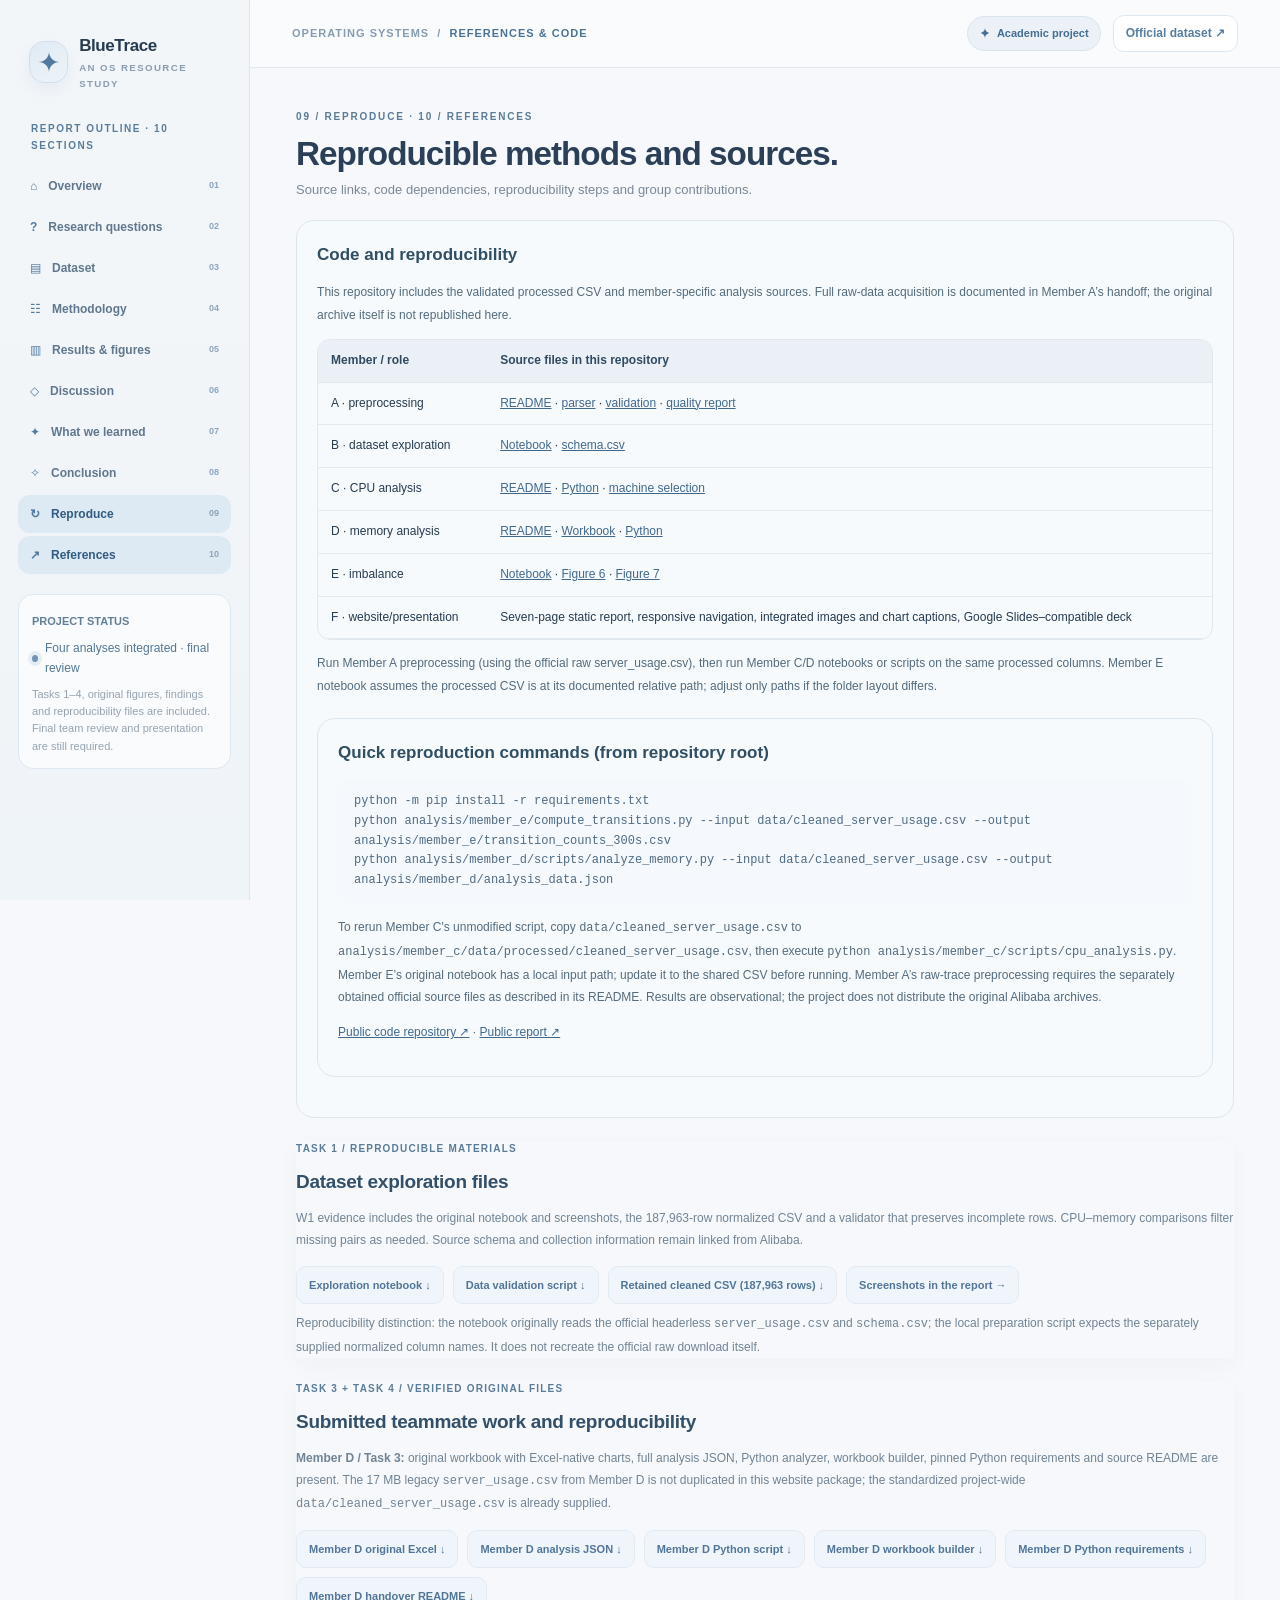
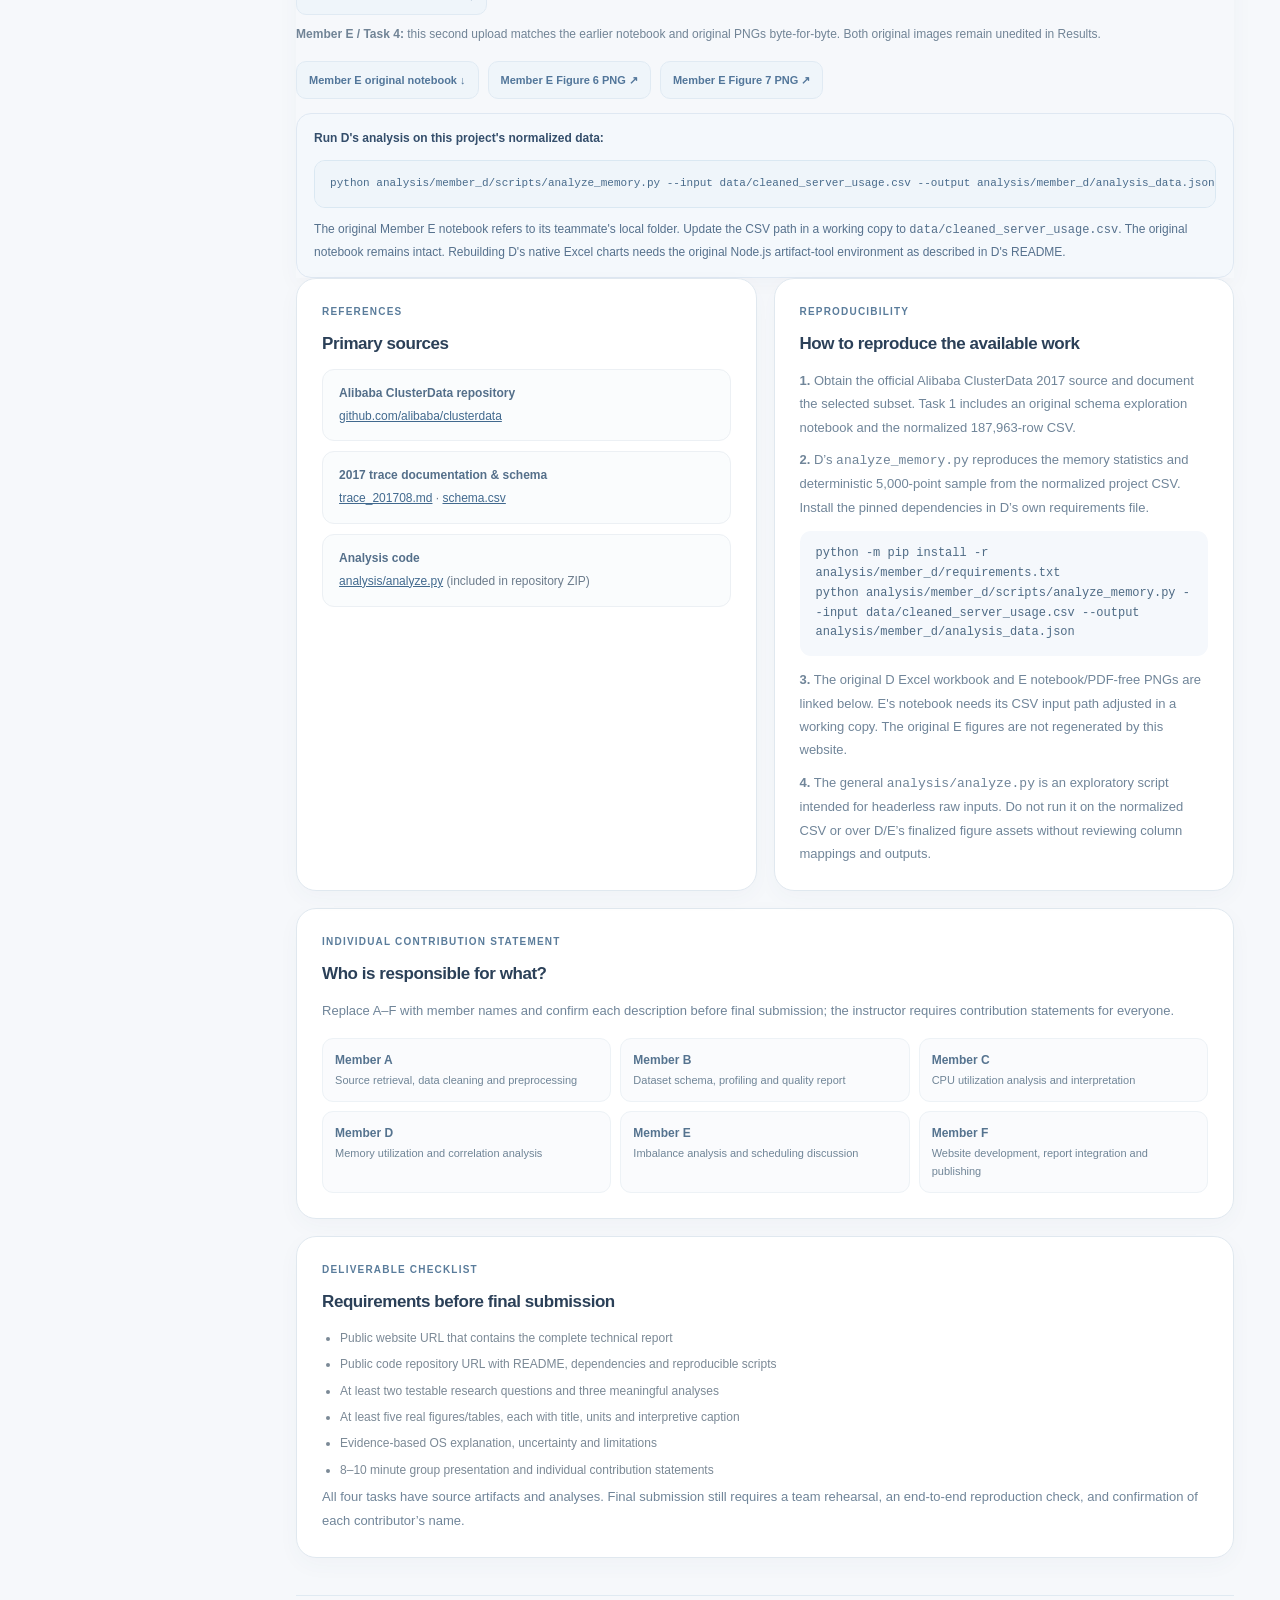
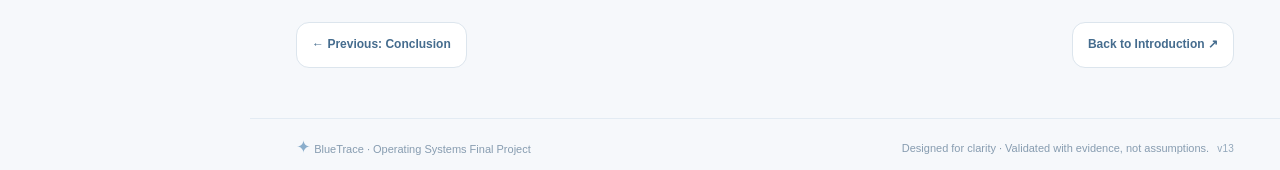
<file: references.html>
<!DOCTYPE html>

<html lang="en">
<head>
<meta charset="utf-8"/>
<meta content="width=device-width,initial-scale=1,viewport-fit=cover" name="viewport"/>
<meta content="#F3F6F9" name="theme-color"/>
<meta content="Operating Systems final project: Alibaba Cluster Trace 2017 CPU and memory analysis — References &amp; Code." name="description"/>
<title>References &amp; Code · BlueTrace · Complete Study OS Resource Study</title>
<!-- CSS fallback: page is styled even when assets/style.css is missing or HTML is opened alone. -->
<style>

    
    :root { --ink:#2e3c4e; --muted:#788493; --soft:#fafbfd; --white:#fff; --line:#ebf0f4; --blue:#6b8db4; --blue-deep:#506c8e; --blue-pale:#eef4f9; --mint:#e6f7f7; --pink:#fdf0f5; --shadow:0 12px 36px rgba(90,133,177,.075); --round:20px; }
    * {box-sizing:border-box} html {scroll-behavior:smooth} body {margin:0;background:#fafbfd;color:var(--ink);font-family:Inter,-apple-system,BlinkMacSystemFont,"Segoe UI",Arial,sans-serif;line-height:1.65;font-size:15px} a{color:#4b76a4} button,input,select {font:inherit} button{cursor:pointer} ::selection{background:#d7e5ef;color:#324e6f} :focus-visible{outline:3px solid #7ca8d1;outline-offset:3px}
    .app{display:grid;grid-template-columns:250px minmax(0,1fr);min-height:100vh;max-width:1680px;margin:auto}
    .side{height:100vh;position:sticky;top:0;border-right:1px solid var(--line);padding:30px 18px 22px;background:linear-gradient(160deg,#fafcfd 0%,#f9fbfd 75%,#f5f9fc);display:flex;flex-direction:column;z-index:20}
    .brand{display:flex;gap:11px;align-items:center;padding:2px 11px 29px;text-decoration:none;color:var(--ink)}.logo{width:42px;height:42px;display:grid;place-items:center;background:linear-gradient(140deg,#bed4e6,#e6edf6);border:1px solid #d2deea;border-radius:15px;color:#546f8d;font-size:25px;box-shadow:0 7px 18px #e4ecf4}.brand strong{font-size:17px;letter-spacing:-.4px;display:block}.brand small{display:block;font-size:9.7px;letter-spacing:1.4px;color:#909daa;font-weight:700}.nav-caption{padding:0 13px;margin:0 0 13px;color:#a0acba;font-size:10px;font-weight:750;letter-spacing:1.55px}.side nav{display:grid;gap:5px}.nav-link{display:flex;gap:11px;align-items:center;padding:10px 12px;border-radius:12px;color:#748292;text-decoration:none;font-size:13px;font-weight:570;transition:.2s}.nav-link svg{flex:none;opacity:.72}.nav-link:hover{background:#f3f7fb;color:#466f9a}.nav-link.active{background:linear-gradient(95deg,#e6eef6,#f1f6fa);color:#416b93;font-weight:770}.nav-link.active svg{opacity:1}.nav-link .num{margin-left:auto;font-size:9px;color:#a7b6c7}.side-bottom{margin-top:auto;padding:13px;background:#ffffffa8;border:1px solid #e7edf4;border-radius:15px}.side-bottom b{font-size:11px;color:#708295}.side-bottom p{font-size:11px;color:#96a4b1;line-height:1.55;margin:8px 0 0}.tiny-status{display:flex;align-items:center;gap:7px;font-size:12px;color:#59748f;margin-top:6px}.dot{width:7px;height:7px;display:inline-block;border-radius:50%;background:#9abbd9;box-shadow:0 0 0 3px #f0f5fa}
    .main{min-width:0}.bar{height:68px;padding:0 42px;background:#fff9;backdrop-filter:blur(14px);border-bottom:1px solid #eff3f7;position:sticky;top:0;z-index:10;display:flex;align-items:center;justify-content:space-between;gap:12px}.breadcrumbs{font-size:11px;letter-spacing:1px;color:#929fac;font-weight:700}.breadcrumbs strong{color:#536e8b}.bar-right{display:flex;align-items:center;gap:12px}.external{border:1px solid #e5ecf2;background:#fff;border-radius:11px;color:#667f9b;padding:8px 12px;font-size:12px;text-decoration:none;white-space:nowrap;font-weight:650}.external:hover{background:#f3f7fb}.mobile-toggle{display:none;background:#f3f7fb;border:0;border-radius:10px;padding:7px 10px;font-size:19px;color:#587a9b}
    .container{max-width:1190px;margin:0 auto;padding:32px 42px 96px}.section{padding-top:74px;scroll-margin-top:68px}.section:first-child{padding-top:0}.hero{border-radius:28px;min-height:400px;overflow:hidden;position:relative;padding:51px 56px;background:radial-gradient(circle at 79% 24%,#d7e6f1 0%,transparent 30%),radial-gradient(circle at 100% 100%,#dfe9f1 0%,transparent 38%),linear-gradient(115deg,#f1f6fa 0%,#f8fbfd 53%,#eaeff7 100%);border:1px solid #e9eff7;display:flex;align-items:center;box-shadow:var(--shadow)}.hero-copy{max-width:630px;position:relative;z-index:2}.micro{display:inline-flex;align-items:center;gap:8px;background:#ffffffad;border:1px solid #eaeff5;border-radius:40px;padding:7px 13px;color:#6c87a3;font-size:10px;font-weight:750;letter-spacing:1.2px}.hero h1{font-size:clamp(36px,4.2vw,61px);letter-spacing:-2.3px;line-height:1.16;margin:21px 0 16px;font-weight:780}.hero h1 em{font-style:normal;background:linear-gradient(95deg,#5379a0,#91b5d7);background-clip:text;color:transparent}.hero p{max-width:510px;color:#6d7f90;margin:0;font-size:14px;line-height:1.9}.actions{display:flex;gap:10px;flex-wrap:wrap;margin-top:26px}.btn{display:inline-flex;align-items:center;justify-content:center;gap:8px;border:1px solid transparent;border-radius:11px;padding:11px 17px;font-size:12px;font-weight:760;text-decoration:none;transition:transform .18s,box-shadow .18s,background .18s}.btn:hover{transform:translateY(-1px)}.primary{background:#6688ad;color:#fff;box-shadow:0 7px 15px #becfdb80}.primary:hover{background:#53799b}.outline{color:#607c97;background:#fff9;border-color:#e3eaf1}.outline:hover{background:#fff}.hero-flower{position:absolute;right:7%;top:9%;font-size:55px;color:#99bbd8;opacity:.45;transform:rotate(-18deg)}.hero-graphic{position:absolute;width:310px;right:-18px;bottom:-48px;transform:rotate(-9deg);opacity:.75;display:grid;gap:10px}.fakepanel{background:#ffffffa3;border:1px solid #fff;border-radius:19px;padding:14px;box-shadow:0 9px 22px #9bbad62a;backdrop-filter:blur(5px)}.fakepanel b{font-size:10px;letter-spacing:1px;color:#7695b1}.fakeline{height:7px;border-radius:8px;margin:10px 0;background:linear-gradient(90deg,#c8d9e7,#f1f7fa);width:75%}.fakeline.short{width:52%}.fakebar{height:42px;display:flex;align-items:end;gap:6px;margin-top:8px}.fakebar span{display:block;flex:1;background:linear-gradient(#b5cadc,#e5eff6);border-radius:5px 5px 3px 3px}.fakebar span:nth-child(1){height:36%}.fakebar span:nth-child(2){height:65%}.fakebar span:nth-child(3){height:48%}.fakebar span:nth-child(4){height:88%}.fakebar span:nth-child(5){height:57%}.fakebar span:nth-child(6){height:76%}.hero-note{font-size:9px;color:#88a0b2}.note-line{display:flex;align-items:center;gap:8px;font-size:11px;color:#909caa;margin:18px 4px 24px}.note-line svg{color:#84a4be;flex:none}
    .headline{display:flex;align-items:end;justify-content:space-between;gap:16px;margin:0 0 19px}.overline{color:#8ba4bd;font-size:10px;font-weight:780;letter-spacing:1.8px;text-transform:uppercase}.headline h2{font-size:clamp(25px,2.6vw,35px);margin:6px 0 5px;letter-spacing:-1px;line-height:1.2}.headline p{margin:0;color:#7b8896;font-size:13px;max-width:710px}.pill{display:inline-flex;align-items:center;gap:6px;color:#788ca2;background:#f3f7fb;border:1px solid #e7edf4;border-radius:24px;padding:7px 11px;font-size:11px;font-weight:760;white-space:nowrap}.grid2{display:grid;grid-template-columns:1fr 1fr;gap:17px}.grid3{display:grid;grid-template-columns:repeat(3,1fr);gap:16px}.card{border:1px solid var(--line);background:#fff;border-radius:var(--round);padding:25px;box-shadow:var(--shadow);min-width:0}.card h3{margin:0 0 11px;font-size:17px;letter-spacing:-.45px}.card p{font-size:13px;line-height:1.8;color:#768492;margin:0}.card .card-lead{color:#697b8d}.kicker{font-size:10px;font-weight:800;color:#93a7bc;letter-spacing:1.2px;display:block;margin-bottom:9px}.question{border-left:3px solid #c7d8e6;padding-left:15px;margin-top:17px;font-size:13px;color:#566c84}.qnum{font-weight:850;color:#7da0c0;margin-right:7px}.task-grid{display:grid;grid-template-columns:repeat(4,1fr);gap:13px;margin-top:16px}.task{border:1px solid #e7edf4;border-radius:17px;padding:19px 17px;background:#fff;min-height:145px}.task-icon{width:35px;height:35px;display:grid;place-items:center;font-size:18px;background:#f4f8fb;color:#7e9fbf;border-radius:11px;margin-bottom:13px}.task b{display:block;font-size:12px;color:#536a81}.task p{font-size:11px;color:#90a0ae;line-height:1.65;margin:7px 0 0}.timeline{display:grid;grid-template-columns:repeat(4,1fr);gap:10px;margin-top:19px}.week{border:1px solid #eaeff4;border-radius:14px;background:#fff;padding:14px 15px}.week:first-child{background:#f3f7fb;border-color:#e0e9f1}.week small{display:block;color:#99afc3;font-size:10px;font-weight:800;letter-spacing:1px}.week strong{font-size:12px;color:#587086;display:block;margin-top:3px}.week p{color:#8a97a5;font-size:11px;line-height:1.6;margin:5px 0 0}
    .databox{display:grid;grid-template-columns:1.1fr .9fr;gap:17px}.source{background:linear-gradient(135deg,#f6f9fc 0,#fff 90%)}.source-link{display:inline-flex;align-items:center;font-size:12px;font-weight:750;margin-top:17px}.schema{width:100%;border-collapse:collapse;min-width:590px}.schema th{text-align:left;font-size:11px;color:#8ba0b6;font-weight:700;padding:11px 12px;border-bottom:1px solid #ebf0f5;background:#fafbfd}.schema td{padding:11px 12px;border-bottom:1px solid #f4f6f8;color:#6f8090;font-size:12px}.schema td:first-child{color:#455f7c;font-weight:650}.scroll{overflow-x:auto;border-radius:12px}.muted{color:#8997a4;font-size:11px;line-height:1.7}.stat-grid{display:grid;grid-template-columns:repeat(4,1fr);gap:13px;margin:18px 0}.stat{padding:18px;background:#fff;border:1px solid var(--line);border-radius:16px}.stat b{font-size:23px;letter-spacing:-.6px;display:block;color:#5e83a5}.stat span{font-size:10px;color:#96a4b2;font-weight:700;letter-spacing:.6px}.list{margin:11px 0 0;padding-left:18px;font-size:12px;color:#7b8996;line-height:1.95}.list li{margin-bottom:3px}.method{display:flex;align-items:stretch;gap:12px;flex-wrap:wrap}.step{flex:1 1 155px;padding:18px;border:1px solid var(--line);border-radius:16px;background:#fff}.step span{font-size:10px;color:#9ab1c5;font-weight:800}.step b{font-size:12px;display:block;margin-top:5px;color:#526c89}.step p{font-size:11px;color:#8897a5;margin:7px 0 0;line-height:1.6}.meth-card{margin-top:16px}.tag{font-size:10px;background:#f3f7fb;color:#708eab;border-radius:10px;padding:5px 9px;display:inline-block;font-weight:750}.table-note{font-size:11px;color:#8a99a6;margin-top:10px}
    .result-notice{background:#f4f8fb;border:1px solid #e7edf4;border-radius:16px;padding:17px 20px;display:flex;align-items:start;gap:13px;margin-bottom:17px;color:#6c8297;font-size:12px;line-height:1.7}.result-notice svg{flex:none;color:#81a3c2}.result-notice b{color:#516f8c}.figure-grid{display:grid;grid-template-columns:repeat(2,minmax(0,1fr));gap:16px}.figure-card{background:#fff;border:1px solid var(--line);border-radius:19px;padding:18px;box-shadow:var(--shadow);min-width:0}.figure-title{display:flex;justify-content:space-between;gap:9px;align-items:center;margin-bottom:12px}.figure-title h3{font-size:13px;letter-spacing:-.2px;margin:0}.fig-number{font-size:10px;color:#9bb1c4;font-weight:800}.figure-placeholder{height:202px;background:linear-gradient(#fafbfd,#fafbfd);border:1px dashed #e4ebf1;border-radius:13px;display:flex;flex-direction:column;align-items:center;justify-content:center;gap:9px;color:#a6b6c5;text-align:center;padding:15px}.placeholder-icon{font-size:27px;background:#f3f7fb;color:#9eb8d2;width:52px;height:52px;border-radius:16px;display:grid;place-items:center}.figure-placeholder b{font-size:12px;color:#8da1b3}.figure-placeholder span{font-size:10px}.figure-img{display:none;max-width:100%;width:100%;height:auto;border-radius:12px;border:1px solid #eef2f6}.figure-card.ready .figure-img{display:block}.figure-card.ready .figure-placeholder{display:none}.figure-caption{color:#8b9ba9;font-size:11px;line-height:1.7;margin:12px 2px 0;min-height:37px}.figure-card .tag{background:#f9fbfd;margin-top:12px}
    .preview{margin-top:19px;background:#fff;border:1px solid var(--line);border-radius:20px;padding:24px;box-shadow:var(--shadow)}.preview-head{display:flex;justify-content:space-between;align-items:start;gap:12px}.preview-head h3{margin:4px 0 6px;font-size:17px}.preview-head p{color:#8794a1;font-size:12px;line-height:1.7;margin:0}.upload-row{display:flex;gap:11px;align-items:center;flex-wrap:wrap;margin:19px 0 14px}.file-input{display:none}.chart-controls{display:flex;gap:11px;align-items:end;flex-wrap:wrap;margin-top:16px}.control{color:#77899d;font-size:11px;display:grid;gap:5px;font-weight:700}.control select{border:1px solid #e5ebf1;background:#fafbfd;color:#5f788d;border-radius:10px;padding:10px 12px;min-width:155px;font-size:12px;max-width:100%}.local-chart-box{height:240px;border:1px dashed #e4e9f0;border-radius:13px;margin-top:14px;position:relative;background:#fafbfd}.local-chart-box canvas{width:100%;height:100%;display:none}.chart-empty{position:absolute;inset:0;display:grid;place-items:center;font-size:12px;color:#9eadbb;padding:15px;text-align:center}.sample-status{color:#7c92a5;font-size:11px;line-height:1.75;margin:11px 0 0}.preview-metrics{display:flex;gap:10px;flex-wrap:wrap}.preview-metrics span{background:#f5f9fc;border-radius:9px;padding:6px 10px;font-size:11px;color:#637c92}
    .discussion{display:grid;grid-template-columns:1fr 1fr;gap:16px}.discussion .card{position:relative;overflow:hidden}.discussion .card::after{content:none;position:absolute;right:20px;top:18px;color:#e0e9f1;font-size:30px}.discussion h3{padding-right:20px}.conclusion-box{background:linear-gradient(120deg,#f2f7fb,#fafbfd);border:1px solid #e5ecf2;border-radius:22px;padding:34px}.conclusion-box h3{margin:0 0 9px;font-size:19px}.conclusion-box p{font-size:13px;color:#798a9b;margin:0;line-height:1.85}.conclusion-items{display:grid;grid-template-columns:repeat(3,1fr);gap:12px;margin-top:18px}.conclusion-items div{background:#fff9;border:1px solid #e8eef4;border-radius:13px;padding:15px;font-size:12px;color:#6d859b}.conclusion-items span{display:block;font-size:10px;color:#9fb3c5;letter-spacing:1px;font-weight:760;margin-bottom:4px}.ref-list{display:grid;gap:10px}.ref-item{border:1px solid #ecf0f4;border-radius:12px;background:#fafcfd;padding:14px 16px;font-size:12px;color:#6c7c8c}.ref-item b{display:block;color:#546f8a;margin-bottom:3px}.ref-item a{word-break:break-word}.code{padding:13px 16px;background:#f5f8fc;border-radius:11px;color:#4f6b85;overflow-x:auto;font-size:12px}.roles{display:grid;grid-template-columns:repeat(3,1fr);gap:9px}.role{background:#fafbfd;border:1px solid #edf2f6;border-radius:11px;padding:12px;font-size:11px;color:#708597}.role b{display:block;color:#55738f;font-size:12px}.footer{padding:30px 0 10px;margin-top:75px;border-top:1px solid #ebf0f4;display:flex;justify-content:space-between;gap:10px;font-size:11px;color:#a8b1bb}.footer .flower{font-size:16px;color:#9ebbd5}
    @media(max-width:1180px){.app{grid-template-columns:220px minmax(0,1fr)}.container{padding:30px 27px 75px}.bar{padding:0 27px}.hero{padding:47px 35px}.hero-graphic{right:-100px;opacity:.6}}
    @media(max-width:900px){.task-grid{grid-template-columns:repeat(2,1fr)}.stat-grid{grid-template-columns:repeat(2,1fr)}.databox{grid-template-columns:1fr}.hero-graphic{display:none}.roles{grid-template-columns:repeat(2,1fr)}}
    @media(max-width:760px){.app{display:block}.side{position:fixed;left:0;top:0;width:260px;transform:translateX(-100%);transition:transform .23s;box-shadow:20px 0 35px #4c647f1e}.side.open{transform:translateX(0)}.scrim{position:fixed;inset:0;background:#2c425a66;z-index:19;display:none}.scrim.show{display:block}.mobile-toggle{display:block}.bar{height:60px;padding:0 17px}.breadcrumbs{font-size:10px}.bar-right .external{font-size:10px;padding:7px 9px}.container{padding:18px 15px 60px}.section{padding-top:57px;scroll-margin-top:58px}.hero{min-height:350px;padding:34px 27px}.hero h1{letter-spacing:-1.8px}.headline{align-items:start;flex-direction:column;gap:8px}.grid2,.discussion{grid-template-columns:1fr}.figure-grid{grid-template-columns:1fr}.grid3{grid-template-columns:1fr}.timeline{grid-template-columns:repeat(2,1fr)}.conclusion-items{grid-template-columns:1fr}.footer{margin-top:50px;flex-direction:column}.card{padding:20px}.preview{padding:19px}.hero-flower{font-size:37px}.preview-head{flex-direction:column}}
    @media(max-width:440px){.task-grid{grid-template-columns:1fr 1fr;gap:9px}.task{padding:15px 12px;min-height:150px}.hero{padding:30px 22px}.hero h1{font-size:37px}.stat-grid{gap:8px}.stat{padding:13px}.stat b{font-size:21px}.timeline{gap:8px}.week{padding:12px 10px}.roles{grid-template-columns:1fr}.external{display:none}}
    @media(prefers-reduced-motion:reduce){html{scroll-behavior:auto}*,*:before,*:after{transition:none!important}}
    @media print{.side,.bar,.preview,.actions,.footer{display:none!important}.app{display:block}.container{max-width:none;padding:0}.section{padding-top:25px;break-inside:avoid}.hero{min-height:0;box-shadow:none}.card{box-shadow:none}.figure-card{break-inside:avoid}}
  

/* Responsive multi-page upgrade — v3 */
html{scroll-behavior:smooth}
body{overflow-x:hidden;background:#fafbfd}
.app{max-width:1880px}
.main{min-height:100vh;display:flex;flex-direction:column}
.container{width:100%;max-width:1260px;padding:32px clamp(24px,3.6vw,56px) 50px;flex:1}
.page-section{padding:0;min-width:0;animation:page-in .28s ease both}
@keyframes page-in{from{opacity:.5;transform:translateY(6px)}to{opacity:1;transform:none}}
.side{z-index:80;overflow-y:auto;scrollbar-width:thin}
.nav-link:focus-visible,.mobile-toggle:focus-visible,.menu-close:focus-visible{outline:3px solid #7aa0c9;outline-offset:3px}
.nav-link[aria-current="page"]{background:linear-gradient(95deg,#e6eef6,#f1f6fa);color:#416b93;font-weight:770}
.bar{z-index:30;flex-shrink:0;min-width:0}
.menu-close{display:none;align-items:center;justify-content:center;border:1px solid #e2ebf3;background:white;color:#4f6a85;width:37px;height:37px;border-radius:11px;line-height:1;font-size:24px}
.hero-v3{min-height:320px;padding:44px clamp(24px,4vw,56px);gap:35px;display:grid;grid-template-columns:minmax(0,1.65fr) minmax(225px,.85fr);background:radial-gradient(circle at 92% 8%,#ddeaf3 0%,transparent 35%),linear-gradient(116deg,#f2f6fa 0%,#fafcfd 50%,#e9f0f7 100%);box-shadow:0 15px 34px rgba(92,134,181,.07);border-radius:26px}
.hero-v3 .hero-copy{max-width:740px}
.hero-v3 h1{font-size:clamp(38px,4vw,61px);line-height:1.09;letter-spacing:-2.1px;margin:22px 0 14px}
.hero-v3 .hero-subtitle{max-width:590px;font-size:14px;color:#7189a0;line-height:1.85;margin:0}
.hero-v3 .hero-quote{font-size:13px;color:#7896b0;font-style:italic;margin:10px 0 0}
.hero-v3 .actions{margin-top:24px;display:flex;gap:22px;align-items:center;flex-wrap:wrap}
.text-action{font-size:13px;font-weight:720;color:#547a9c;text-decoration:none;white-space:nowrap}
.text-action:hover{text-decoration:underline}
.mini-sparkle{font-size:13px}
.hero-process{background:#ffffffbe;border:1px solid #ebf1f6;box-shadow:0 12px 24px rgba(104,155,198,.08);border-radius:21px;align-self:center;padding:20px 17px 15px;position:relative;z-index:2;max-width:310px;width:100%;justify-self:end;transform:rotate(1deg)}
.process-top{display:flex;align-items:center;gap:8px;font-size:10px;letter-spacing:1.15px;color:#8ba2b8;font-weight:800;margin:0 0 12px}
.process-orb{width:27px;height:27px;border-radius:9px;background:#edf3f9;display:grid;place-items:center;color:#7fa6c6;font-size:17px}
.process-step{background:#fafbfd;border:1px solid #f1f5f9;border-radius:13px;display:flex;align-items:center;gap:12px;margin:8px 0;padding:10px 12px;color:#4b5f73}
.process-index{font-size:10px;color:#769ebe;background:#eef4f9;padding:6px 7px;border-radius:8px;font-weight:750}
.process-step b{display:block;font-size:12px;line-height:1.2}
.process-step small{color:#97a7b5;font-size:10px}
.step-symbol{margin-left:auto;color:#b4c6d6}
.visual-note{display:block;text-align:center;color:#a4b1be;font-size:9px;padding-top:7px}
.page-nav{display:flex;justify-content:space-between;gap:14px;flex-wrap:wrap;padding:26px 0 0;margin-top:37px;border-top:1px solid #ebf0f5}
.page-nav a{background:#fff;border:1px solid #e7edf3;color:#617c97;border-radius:13px;padding:12px 15px;font-size:12px;text-decoration:none;font-weight:700;transition:.2s}
.page-nav a:hover{background:#f1f6fa;transform:translateY(-1px)}
.page-footer{display:flex;justify-content:space-between;align-items:center;flex-wrap:wrap;gap:12px;padding:20px clamp(24px,3.6vw,56px);border-top:1px solid #eef2f6;font-size:11px;color:#98a6b6}
.page-footer .little-flower{color:#8eb5d5}
.results-intro{display:flex;align-items:flex-start;gap:13px;border:1px solid #ecf1f6;background:#f7fafc;border-radius:15px;padding:16px 18px;margin-bottom:20px}
.results-intro p{margin:3px 0 0;font-size:12px;color:#7c8c9e}
.results-intro b{font-size:13px;color:#58728e}
.status-dot{background:#92b8d7;width:10px;height:10px;flex:none;border-radius:50%;margin-top:7px;box-shadow:0 0 0 4px #e8f0f7}
.page-section>.headline:first-child{margin-top:3px}
.figure-card,.card,.stat,.task,.week{min-width:0}
button,input,select{max-width:100%}
.scroll{max-width:100%;overflow-x:auto}
.code{max-width:100%;white-space:pre-wrap;overflow-wrap:anywhere}
.external{display:inline-flex;align-items:center;justify-content:center}
.mobile-toggle{min-width:40px;min-height:40px;line-height:1;align-items:center;justify-content:center}
.scrim{z-index:70}
.body-menu-open{overflow:hidden}
.skip-link{position:fixed;left:12px;top:-55px;background:#fff;color:#345a7a;padding:10px 16px;border-radius:10px;z-index:120}
.skip-link:focus{top:10px}
@media (max-width:1210px) and (min-width:901px){.app{grid-template-columns:220px minmax(0,1fr)}.side{padding-left:10px;padding-right:10px}.nav-link{font-size:12px}.hero-v3{grid-template-columns:minmax(0,1.6fr) minmax(198px,.8fr);gap:15px}.hero-v3 h1{font-size:clamp(36px,3.6vw,52px)}.hero-process{padding:15px 11px}.container{padding:26px 27px}}
@media (max-width:900px){
 .app{display:block}
 .side{position:fixed;left:0;top:0;bottom:0;width:min(305px,85vw);height:100dvh;height:100vh;transform:translateX(-105%);transition:transform .25s ease;box-shadow:none;z-index:90;visibility:hidden;pointer-events:none;padding-top:22px}
 .side.open{transform:translateX(0);box-shadow:24px 0 50px #354c6840;visibility:visible;pointer-events:auto}
 .scrim{position:fixed;inset:0;background:rgba(27,50,77,.42);z-index:85;display:block;opacity:0;pointer-events:none;visibility:hidden;transition:opacity .2s,visibility .2s}
 .scrim.show{opacity:1;pointer-events:auto;visibility:visible}
 .mobile-toggle{display:inline-flex;position:relative;z-index:35}
 .menu-close{display:inline-flex}
 .sidebar-top{display:flex;align-items:center;justify-content:space-between;gap:8px;padding-right:5px}
 .sidebar-top .brand{padding-bottom:17px}
 .bar{height:64px;padding:0 22px}
 .container{padding:26px 24px 45px}
 .hero-v3{min-height:0;padding:39px 33px;grid-template-columns:minmax(0,1fr) 230px}
 .hero-v3 h1{font-size:clamp(37px,5vw,51px)}
 .page-footer{padding:18px 24px}
}
@media (max-width:680px){
 .bar{height:60px;padding:0 15px}
 .bar-right .pill{display:none}
 .bar-right .external{font-size:10px;padding:7px 9px}
 .breadcrumbs{font-size:10px;letter-spacing:.4px}
 .container{padding:17px 15px 38px}
 .hero-v3{display:block;min-height:0;padding:31px 24px 27px;border-radius:23px}
 .hero-v3 h1{font-size:clamp(35px,8vw,47px);letter-spacing:-1.55px;margin:18px 0 13px}
 .hero-v3 .hero-subtitle{font-size:13px}
 .hero-v3 .actions{gap:12px;margin-top:22px}
 .hero-process{margin:25px 0 0;max-width:none;display:grid;grid-template-columns:repeat(3,minmax(0,1fr));gap:6px;transform:none;padding:12px}
 .process-top{grid-column:1/-1;margin-bottom:3px}
 .process-step{padding:9px 7px;margin:0;display:flex;align-items:flex-start;flex-direction:column;gap:6px;justify-content:center}
 .process-step b{font-size:11px}.process-step small{font-size:9px;line-height:1.3;display:block}
 .process-index{font-size:9px}.step-symbol{display:none}.visual-note{grid-column:1/-1;font-size:9px}
 .page-footer{padding:19px 16px;display:block}
 .page-footer span{display:block;margin-bottom:6px}
 .grid2,.grid3,.discussion,.figure-grid{grid-template-columns:1fr}
 .stat-grid{grid-template-columns:repeat(2,minmax(0,1fr))}
 .figure-card{padding:15px}
 .figure-img{width:100%}
 .results-intro{padding:13px}
 .page-nav a{flex:1 1 150px;text-align:center}
 .timeline{grid-template-columns:repeat(2,minmax(0,1fr))}
}
@media (max-width:370px){.bar-right .external{display:none}.hero-v3{padding:26px 19px}.hero-v3 h1{font-size:34px}.container{padding:14px 12px 28px}.process-step{padding:7px 5px}.hero-process{padding:8px}.page-nav{gap:8px}.micro{font-size:9px}}
@media (prefers-reduced-motion:reduce){.page-section{animation:none}.side,.scrim{transition:none}}
@media print{.side,.bar,.scrim,.page-nav,.page-footer,.preview{display:none!important}.app{display:block}.container{padding:0;max-width:none}.hero-v3{box-shadow:none;border:1px solid #ddd}}


/* ── V5 / soft mist-blue palette ──
   Color-only refresh. Layout, navigation and data features remain unchanged. */
:root {
  --ink:#2B4058; --muted:#70859A; --soft:#F5F8FC;
  --line:#DFE8F1; --blue:#5685B1; --blue-deep:#466E97;
  --blue-pale:#E6F0F9; --shadow:0 12px 34px rgba(57,86,116,.055);
}
body {background:#F7F9FC; color:var(--ink)}
a {color:#446F98}
::selection {background:#DEEAF5;color:#2B4058}
:focus-visible {outline-color:#769BBA}
.side {
  background:linear-gradient(165deg,#FAFCFE 0%,#F0F5FA 68%,#EAF2F8 100%);
  border-right-color:#DFE8F1;
}
.logo {background:linear-gradient(145deg,#C8DFF0,#E7F0F8);border-color:#D6E4F0;color:#4C769A;box-shadow:0 6px 16px rgba(110,150,186,.10)}
.brand small,.nav-caption{color:#8A9CB0}
.nav-link{color:#60778E}
.nav-link:hover{background:#E8F1F8;color:#3F6C93}
.nav-link.active,.nav-link[aria-current="page"]{
  background:linear-gradient(95deg,#DCEAF5,#EAF2F9);color:#3E6D96;
}
.nav-link .num{color:#8DA6BC}
.side-bottom{background:rgba(255,255,255,.67);border-color:#DEE8F1}
.side-bottom b{color:#627F99}
.tiny-status{color:#537896}
.dot{background:#91B4D1;box-shadow:0 0 0 3px #E6F0F7}
.bar{background:rgba(251,253,255,.89);border-bottom-color:#E3EBF3}
.breadcrumbs,.page-footer{color:#879CB0}
.breadcrumbs strong{color:#4B7396}
.external{color:#587EA0;border-color:#DEE8F1;background:#FFF}
.external:hover{background:#F1F6FA}
.mobile-toggle{background:#E7EFF7;color:#4A7196}
.menu-close{border-color:#D9E6F1;color:#4A7196}
.container{background:transparent}
.hero,.hero-v3 {
  background:radial-gradient(circle at 93% 8%,rgba(230,240,248,.7),transparent 36%),
             linear-gradient(112deg,#F5F8FC 0%,#E6F0F9 53%,#D1E2F1 100%);
  border-color:#DDE8F2;
  box-shadow:0 14px 32px rgba(64,97,129,.055);
}
.hero h1 em,.hero-v3 h1 em {
  background:linear-gradient(100deg,#476F97,#7EA5C7);
  -webkit-background-clip:text;background-clip:text;color:transparent;
}
.micro{color:#557B9E;background:rgba(255,255,255,.74);border-color:#E1EAF2}
.hero p,.hero-v3 .hero-subtitle{color:#607C97}
.hero-v3 .hero-quote{color:#7596B3}
.primary{background:#5685B1;color:white;box-shadow:0 7px 15px rgba(73,116,156,.15)}
.primary:hover{background:#476F97}
.outline{background:rgba(255,255,255,.76);color:#547B9C;border-color:#D8E6F1}
.text-action{color:#47769E}
.hero-flower{color:#9CBBD6;opacity:.33}
.hero-process{background:rgba(255,255,255,.74);border-color:#E4ECF4;box-shadow:0 8px 22px rgba(66,110,150,.065)}
.process-top{color:#7292AE}
.process-orb,.process-index{background:#E2EDF6;color:#6189AB}
.process-step{background:#F6F9FC;border-color:#E8EEF4;color:#415D77}
.process-step small,.visual-note{color:#849AAD}
.step-symbol{color:#9AB8D1}
.pill{background:#EFF5FA;border-color:#DDE9F2;color:#63809B}
.card,.task,.week,.stat,.figure-card{border-color:#DFE8F1;box-shadow:var(--shadow)}
.card{background:#FFF}
.card h3,.headline h2{color:#2B4058}
.task-icon{background:#EDF4F9;color:#6589A9}
.task-grid .task p,.card p{color:#708599}
.question{border-left-color:#C6DCEC}
.week:first-child{background:#EDF4FA;border-color:#DDEAF4}
.source{background:linear-gradient(135deg,#F0F6FA,#FFF 90%)}
.schema th{background:#F6F9FC;border-color:#E3EBF2;color:#6E90AB}
.schema td{border-color:#E9F0F5}
.schema td:first-child{color:#486F91}
.results-intro{background:#F0F6FB;border-color:#DFEAF3}
.results-intro b{color:#537896}
.status-dot{background:#8FB4D2;box-shadow:0 0 0 4px #E4EFF7}
.page-nav{border-top-color:#E0EAF2}
.page-nav a{border-color:#DDE8F1;color:#527797}
.page-nav a:hover{background:#EDF4FA}
.page-footer{border-top-color:#E3EBF3}
.page-footer .little-flower{color:#8BAECC}
.scrim{background:rgba(39,58,78,.38)}
.skip-link{color:#3A658A}
@media print{.hero,.hero-v3{background:#F3F7FA!important}}



/* V7: use deterministic, monochrome blue vector ornaments on all devices.
   No emoji font fallback on iOS / Android. */
.bt-spark-icon{display:inline-block;box-sizing:border-box;width:1em;height:1em;flex-shrink:0;vertical-align:-.12em;fill:currentColor;color:inherit}
.logo .bt-spark-icon{width:24px;height:24px;vertical-align:middle}
.nav-icon .bt-spark-icon{width:14px;height:14px}
.micro .bt-spark-icon,.pill .bt-spark-icon{width:12px;height:12px}
.process-orb .bt-spark-icon{width:19px;height:19px;vertical-align:middle}
.process-top .bt-spark-icon{width:19px;height:19px}
.hero-quote .bt-spark-icon{width:14px;height:14px}
.note-line .bt-spark-icon{width:12px;height:12px}
.page-footer .bt-spark-icon{width:15px;height:15px}
.discussion .card::after{content:none!important}

.build-tag{color:#93A8BB;font-size:10px;letter-spacing:.02em;margin-left:5px}

/* V8 / authentic Week 1 dataset exploration. Maintains mist-blue identity. */
.w1-divider{margin:26px 0 21px;height:1px;background:#dfebf3;border:0}
.w1-banner{margin:18px 0 22px;border:1px solid #dce8f2;background:linear-gradient(108deg,#f5f9fc,#e7f0f8);border-radius:19px;padding:22px 24px;display:flex;align-items:center;justify-content:space-between;gap:15px}
.w1-banner strong{color:#3e5e7b;font-size:17px;display:block;margin-bottom:6px}
.w1-banner p{font-size:12px;color:#73889b;margin:0;line-height:1.75}
.w1-status{display:inline-flex;padding:6px 12px;border-radius:50px;border:1px solid #cfdeeb;background:#fff;color:#5c7b9c;font-size:10px;letter-spacing:.05em;font-weight:800;white-space:nowrap}
.w1-section{margin-top:23px}.w1-section>h3{font-size:19px;letter-spacing:-.3px;color:#334f69;margin:2px 0 9px}
.w1-section>p,.w1-text{color:#718496;font-size:12px;line-height:1.85;margin:4px 0 15px}
.w1-statbar{display:grid;grid-template-columns:repeat(4,minmax(0,1fr));gap:12px;margin:17px 0 7px}
.w1-stat{background:#fff;border:1px solid #e0eaf3;border-radius:16px;padding:15px 16px;min-width:0}
.w1-stat b{display:block;color:#436f97;font-size:24px;line-height:1.25;letter-spacing:-.6px;font-variant-numeric:tabular-nums}
.w1-stat small{display:block;color:#7b93a9;font-size:10px;margin-top:6px;line-height:1.6;font-weight:650}
.w1-tablewrap{border:1px solid #e0eaf3;border-radius:15px;overflow-x:auto;background:#fff;margin:10px 0 8px}
.w1-table{border-collapse:collapse;width:100%;font-size:12px;min-width:700px}
.w1-table th{background:#f0f6fb;color:#5d7892;font-size:11px;text-align:left;white-space:nowrap;font-weight:800;padding:11px 13px;border-bottom:1px solid #dce8f2}
.w1-table td{padding:11px 13px;color:#5c7185;border-bottom:1px solid #edf2f6;vertical-align:top;line-height:1.6}
.w1-table tbody tr:last-child td{border-bottom:0}
.w1-table td:first-child{font-weight:700;color:#3d5e7c}
.w1-table td code{font-size:11px;background:#f2f7fa;padding:2px 4px;border-radius:4px;white-space:normal;overflow-wrap:anywhere}
.w1-caption{font-size:11px;color:#8399ad;line-height:1.7;margin:4px 0 17px}
.w1-evidence{display:grid;grid-template-columns:repeat(2,minmax(0,1fr));gap:15px;margin:17px 0}
.w1-evidence figure{border:1px solid #e0eaf3;border-radius:17px;padding:13px;background:#fff;margin:0;min-width:0;box-shadow:0 8px 30px rgba(75,107,140,.035)}
.w1-evidence figure:first-child{grid-column:1/-1}
.w1-evidence img{display:block;width:100%;height:auto;border:1px solid #eef2f5;border-radius:10px;object-fit:contain;background:#fff}
.w1-evidence figcaption{padding:10px 4px 0;color:#71889d;font-size:11px;line-height:1.7}
.w1-evidence figcaption strong{color:#4c6b87}
.w1-evidence a{display:block;cursor:zoom-in}
.w1-callout{border-left:3px solid #9ab5cb;background:#f5f9fc;border-radius:0 12px 12px 0;padding:16px 18px;margin-top:17px;color:#637c93;font-size:12px;line-height:1.8}
.w1-callout b{color:#405f7a}
.w1-links{display:flex;gap:9px;flex-wrap:wrap;margin:12px 0 8px}
.w1-links a{display:inline-flex;gap:6px;align-items:center;padding:9px 12px;border-radius:10px;background:#eff5fa;color:#52769a;border:1px solid #e0eaf3;font-size:11px;font-weight:750;text-decoration:none}
.w1-links a:hover{background:#e1edf7}
.w1-steps{display:grid;grid-template-columns:repeat(3,minmax(0,1fr));gap:11px;margin:16px 0}
.w1-steps>div{background:#fff;border:1px solid #e2ebf3;padding:15px;border-radius:14px}
.w1-steps b{display:block;font-size:12px;color:#4a6d8e;margin:0 0 6px}.w1-steps p{font-size:11px;color:#8096ab;line-height:1.8;margin:0}
.w1-inlinecode{display:block;overflow-x:auto;background:#eff5fa;border:1px solid #dae8f2;padding:13px 15px;border-radius:11px;color:#496b8b;font:11px/1.8 ui-monospace,SFMono-Regular,Consolas,monospace;white-space:pre}
@media(max-width:740px){.w1-evidence{grid-template-columns:1fr}.w1-evidence figure:first-child{grid-column:auto}.w1-statbar{grid-template-columns:repeat(2,minmax(0,1fr))}.w1-banner{padding:16px;align-items:flex-start;flex-direction:column}.w1-steps{grid-template-columns:1fr}.w1-stat b{font-size:20px}.w1-section>h3{font-size:17px}}
@media(max-width:380px){.w1-statbar{gap:8px}.w1-stat{padding:12px}.w1-links a{width:100%}}


.w1-swipe-hint{display:none;color:#86a0b4;font-size:11px;margin:8px 0 0}
@media(max-width:740px){.w1-swipe-hint{display:block}}


/* V10 original-file exhibits and supplementary findings */
.member-evidence{grid-column:1 / -1}
.member-evidence .figure-img{max-height:none;object-fit:contain;display:block}
.member-evidence .figure-caption{font-size:12px;line-height:1.8}
.evidence-link{display:inline-flex;margin-top:11px;font-size:12px;font-weight:700;color:var(--primary,#4d789d);text-decoration:none}
.report-prose{font-size:13px;line-height:1.85;color:var(--muted,#617a94)}
.report-prose + .report-prose{margin-top:10px}
.v10-note{background:#F4F8FC;border:1px solid #DFE8F2;border-radius:15px;padding:14px 17px;margin-top:14px;font-size:12px;line-height:1.8;color:#56718d}
.v10-note b{color:#344e6b}
.v10-evidence-title{margin:25px 0 13px;font-size:15px;color:#2d4561}
.v10-kpis{display:grid;grid-template-columns:repeat(3,minmax(0,1fr));gap:12px;margin:15px 0}
.v10-kpis div{border:1px solid #E3ECF5;background:white;border-radius:15px;padding:15px}
.v10-kpis b{display:block;font-size:22px;color:#40688c}
.v10-kpis span{font-size:11px;color:#7e97ac}
.v10-table th,.v10-table td{white-space:normal;min-width:125px}
.v10-table td:first-child{font-weight:700}
@media(max-width:620px){.v10-kpis{grid-template-columns:1fr 1fr}.member-evidence .figure-img{max-width:100%}}

/* V10: reviewed D chart handover */
.d-supplement{margin:19px 0 12px;border:1px solid #e0ebf4;background:#fff;border-radius:18px;padding:17px;max-width:100%}
.d-supplement h4{font-size:14px;color:#3a5f7e;margin:1px 0 12px}
.d-supplement figure{margin:0;max-width:100%}
.d-supplement img{display:block;width:100%;height:auto;border-radius:12px;border:1px solid #ecf1f5;max-width:100%}
.d-supplement figcaption{font-size:11px;color:#7e92a5;line-height:1.75;padding-top:9px}
.figure-card[data-figure="fig04_memory_histogram"] .figure-img{background:#fff;object-fit:contain}
.figure-card[data-figure="fig05_cpu_memory_scatter"] .figure-img{background:#fff;object-fit:contain}
@media(max-width:700px){.d-supplement{padding:12px}.v9-kpis{grid-template-columns:1fr 1fr;gap:8px}.v9-kpis b{font-size:19px}}

/* V12: one muted blue-grey website palette, original research PNGs untouched. */
:root{--v12-ink:#2B4053;--v12-muted:#647B8E;--v12-soft:#E9EFF4;--v12-accent:#567890}
.v12-report-outline{display:grid;grid-template-columns:repeat(5,minmax(0,1fr));gap:8px;margin-top:18px}
.v12-report-outline a{display:block;background:#F5F8FA;border:1px solid #E0E8EE;border-radius:12px;padding:13px 11px;text-decoration:none;color:#45647C;font-size:11px;line-height:1.6}
.v12-report-outline a strong{display:block;font-size:11px;color:#263F53;margin-top:4px}
.v12-summary{padding:20px;border-radius:18px;border:1px solid #DBE5ED;background:#F7FAFC;margin:20px 0}
.v12-summary h3{margin:0 0 9px;font-size:17px;color:#304E64}
.v12-summary p,.v12-summary li{font-size:12px;line-height:1.9;color:#536B7E}
.v12-summary ul{padding-left:18px;margin:8px 0 0}
.v12-source{color:#647B8E;font-size:11px;margin:9px 0}
.figure-card.ready .figure-img{display:block!important;width:100%;height:auto;border:1px solid #E0E7EC;border-radius:10px}
.figure-card.ready .figure-placeholder{display:none!important}
.v12-figure-note{font-size:11px;color:#526A7B;line-height:1.75;margin-top:11px}
.v12-index{padding:13px 16px;border-left:3px solid #7897B0;background:#F5F8FA;border-radius:4px 11px 11px 4px;margin-top:14px;color:#405C72}
.v12-table{width:100%;border-collapse:collapse;min-width:620px;font-size:12px}
.v12-table th,.v12-table td{padding:11px 13px;border-bottom:1px solid #E2EAF0;text-align:left;vertical-align:top}
.v12-table th{background:#EAF0F5;color:#304B61;font-weight:700}
.v12-scroll{max-width:100%;overflow-x:auto;border:1px solid #E0E8EE;border-radius:13px}
.v12-two-col{display:grid;grid-template-columns:repeat(2,minmax(0,1fr));gap:16px}
.v12-source-links a{color:#466B86;overflow-wrap:anywhere}
.v12-figure-key{border:1px solid #DCE7EF;background:#F5F9FC;border-radius:12px;padding:12px 15px;margin:12px 0;color:#4E697E;font-size:12px}
@media(max-width:800px){.v12-report-outline{grid-template-columns:repeat(2,minmax(0,1fr))}.v12-two-col{grid-template-columns:1fr}}
@media(max-width:480px){.v12-report-outline{grid-template-columns:repeat(2,minmax(0,1fr))}.v12-summary{padding:15px}.v12-report-outline a{padding:10px;font-size:10px}}
</style>
<link href="assets/style.css?v=13" rel="stylesheet"/>
<style>

/* BlueTrace V11 — unified muted-blue interface; all source figure files untouched. */
:root {
  --ink:#263B51; --muted:#637B91; --soft:#F6F8FB; --white:#fff;
  --line:#DCE5ED; --blue:#527A9E; --blue-deep:#355A7B; --blue-pale:#E9F0F6;
  --mint:#E9F0F6; --pink:#E9F0F6;
  --primary:#527A9E; --accent:#527A9E;
  --shadow:0 9px 26px rgba(40,68,96,.042);
}
html {color-scheme:light}
body {background:#F6F8FB;color:var(--ink)}
a {color:#41698E}
.side {background:linear-gradient(180deg,#F3F6F9 0%,#EFF4F8 100%);border-right:1px solid #DCE5ED}
.bar {background:rgba(249,251,253,.96);border-bottom:1px solid #E2E9EF}
.logo,.process-orb,.process-index,.nav-icon {color:#527A9E}
.logo {background:linear-gradient(145deg,#DFEAF3,#EEF4F8);border-color:#D0DFEB}
.hero,.hero-v3 {background:linear-gradient(118deg,#F1F5F9 0%,#E6EEF5 52%,#D9E6F1 100%);border:1px solid #D8E4EE;box-shadow:0 8px 27px rgba(48,76,103,.045)}
.hero-v3:before,.hero:before {filter:saturate(.35)}
.hero h1 em,.hero-v3 h1 em,.hero h1 span,.hero-v3 h1 span {color:#577FA4}
.primary,.btn-primary,.button-primary,.btn.main,.actions a.primary {background:#527A9E;color:#fff;border-color:#527A9E}
.primary:hover,.btn-primary:hover,.button-primary:hover,.actions a.primary:hover {background:#426889;color:#fff}
.nav-link:hover {background:#E6EEF5;color:#355A7B}
.nav-link.active,.nav-link[aria-current="page"] {background:#DDE9F3;color:#315B82}
.card,.figure-card,.preview,.w1-section,.stat,.task,.week {border-color:#E0E8EF;box-shadow:0 7px 22px rgba(48,76,103,.036)}
.card,.figure-card,.preview {background:#fff}
.kicker,.overline,.nav-caption,.fig-number,.process-top {color:#5A7C9B}
.pill,.tag,.badge {background:#EBF1F6;color:#456D92;border-color:#D9E5EE}
.status-dot,.dot {background:#7295B5;box-shadow:0 0 0 4px #E6EEF5}
.result-notice,.results-intro,.w1-callout,.v9-note {background:#F2F6F9;border-color:#DEE8F0;color:#4F6A83}
.result-notice b,.results-intro b,.w1-callout b {color:#2E526F}
.w1-statbar .w1-stat,.v10-kpis>div,.v9-kpis>div {background:#fff;border-color:#E0E8EF}
.w1-statbar b,.v10-kpis b,.v9-kpis b {color:#365F82}
.w1-table thead,.schema thead {background:#ECF2F7}
.w1-table tr:nth-child(even),.schema tr:nth-child(even) {background:#FAFBFD}
.page-nav a {border-color:#DCE5ED;background:#fff;color:#456C8E}
.page-nav a:hover {background:#EAF1F7}
.scrim {background:rgba(28,48,69,.42)}
.figure-card.ready .figure-img {display:block!important;width:100%;height:auto;max-width:100%;border:1px solid #E4EAF0;border-radius:12px;background:#fff}
.figure-card.ready .figure-placeholder {display:none!important}
.w1-evidence figure img {display:block!important;width:100%;max-width:100%;height:auto;border-radius:10px}
.d-supplement img {display:block!important;width:100%;max-width:100%;height:auto}
.fig-number,.figure-title h3 {color:#35546F}
.fig-number {letter-spacing:.5px}
.figure-card .figure-caption {color:#607589}
.bt-image-note {font-size:12px;color:#61798F;margin:8px 0 16px;line-height:1.8}
.bt-pending {margin:25px 0 4px;border:1px solid #DEE7EF;border-radius:17px;background:#F4F7FA;padding:13px 16px}
.bt-pending summary {cursor:pointer;color:#3F6280;font-size:13px;font-weight:750;list-style-position:outside;padding:6px 4px}
.bt-pending[open] summary {margin-bottom:14px}
.bt-pending .figure-grid {margin-top:12px}
.bt-pending .figure-card {box-shadow:none;background:#FAFBFD}
.bt-visible-intro {margin:0 0 20px;padding:12px 17px;background:#EFF4F8;border:1px solid #DCE7F0;border-radius:14px;font-size:13px;color:#496983}
.bt-visible-intro strong {color:#284C6C}
.bt-photo-section {scroll-margin-top:84px}
.bt-photo-section .w1-evidence {margin-top:14px}
@media(max-width:680px){
 .hero,.hero-v3 {background:linear-gradient(140deg,#F1F5F9,#DDE9F3)}
 .figure-card {padding:14px}
 .bt-pending{padding:12px}
}
</style>
<style id="instructor-audit-v13">.side nav[aria-label="Instructor report outline"]{display:flex;flex-direction:column;gap:3px}.side nav[aria-label="Instructor report outline"] .nav-link{min-height:38px;padding-top:8px;padding-bottom:8px;font-size:12px;line-height:1.25}.side .side-bottom{position:static;margin-top:20px}.v12-summary{scroll-margin-top:78px}#what-we-learned,#conclusion,#research-questions,#reproduce,#references,#task4-transitions{scroll-margin-top:92px}.v12-summary ol{padding-left:22px;line-height:1.9;color:#52677d}.v12-summary ol li{margin-bottom:8px}.v12-table caption{text-align:left;padding:8px 0;color:#667f92}.nav-link .num{font-variant-numeric:tabular-nums}@media(max-width:900px){.side nav[aria-label="Instructor report outline"] .nav-link{font-size:13px;min-height:41px}}
</style></head>
<body data-page="references" data-ui-version="11">
<a class="skip-link" href="#main-content">Skip to content</a>
<div aria-hidden="true" class="scrim" id="scrim"></div>
<div class="app">
<aside aria-hidden="false" aria-label="Report navigation" class="side" id="sidebar">
<div class="sidebar-top">
<a class="brand" href="index.html?v=13"><span aria-hidden="true" class="logo"><svg aria-hidden="true" class="bt-spark-icon" focusable="false" viewbox="0 0 24 24"><path d="M12 1.5C12 7.35 16.65 12 22.5 12C16.65 12 12 16.65 12 22.5C12 16.65 7.35 12 1.5 12C7.35 12 12 7.35 12 1.5Z" fill="currentColor"></path></svg></span><span><strong>BlueTrace</strong><small>AN OS RESOURCE STUDY</small></span></a>
<button aria-label="Close navigation" class="menu-close" id="menuClose" type="button">×</button>
</div>
<div class="nav-caption">REPORT OUTLINE · 10 SECTIONS</div>
<nav aria-label="Instructor report outline"><a class="nav-link" href="index.html?v=13#introduction"><span aria-hidden="true" class="nav-icon">⌂</span> Overview <span class="num">01</span></a>
<a class="nav-link" href="index.html?v=13#research-questions"><span aria-hidden="true" class="nav-icon">?</span> Research questions <span class="num">02</span></a>
<a class="nav-link" href="dataset.html?v=13#dataset"><span aria-hidden="true" class="nav-icon">▤</span> Dataset <span class="num">03</span></a>
<a class="nav-link" href="methodology.html?v=13#methodology"><span aria-hidden="true" class="nav-icon">☷</span> Methodology <span class="num">04</span></a>
<a class="nav-link" href="results.html?v=13#results"><span aria-hidden="true" class="nav-icon">▥</span> Results &amp; figures <span class="num">05</span></a>
<a class="nav-link" href="discussion.html?v=13#discussion"><span aria-hidden="true" class="nav-icon">◇</span> Discussion <span class="num">06</span></a>
<a class="nav-link" href="conclusion.html?v=13#what-we-learned"><span aria-hidden="true" class="nav-icon">✦</span> What we learned <span class="num">07</span></a>
<a class="nav-link" href="conclusion.html?v=13#conclusion"><span aria-hidden="true" class="nav-icon">✧</span> Conclusion <span class="num">08</span></a>
<a aria-current="page" class="nav-link active" href="references.html?v=13#reproduce"><span aria-hidden="true" class="nav-icon">↻</span> Reproduce <span class="num">09</span></a>
<a aria-current="page" class="nav-link active" href="references.html?v=13#references"><span aria-hidden="true" class="nav-icon">↗</span> References <span class="num">10</span></a></nav>
<div class="side-bottom"><b>PROJECT STATUS</b><div class="tiny-status"><span class="dot"></span><span id="progress-label">Four analyses integrated · final review</span></div><p>Tasks 1–4, original figures, findings and reproducibility files are included. Final team review and presentation are still required.</p></div>
</aside>
<div class="main">
<header class="bar"><div class="bar-lead" style="display:flex;align-items:center;gap:11px;min-width:0"><button aria-controls="sidebar" aria-expanded="false" aria-label="Open navigation menu" class="mobile-toggle" id="menuBtn" type="button"><span aria-hidden="true">☰</span></button><div class="breadcrumbs">OPERATING SYSTEMS  /  <strong>REFERENCES &amp; CODE</strong></div></div><div class="bar-right"><span class="pill"><svg aria-hidden="true" class="bt-spark-icon" focusable="false" viewbox="0 0 24 24"><path d="M12 1.5C12 7.35 16.65 12 22.5 12C16.65 12 12 16.65 12 22.5C12 16.65 7.35 12 1.5 12C7.35 12 12 7.35 12 1.5Z" fill="currentColor"></path></svg> Academic project</span><a class="external" href="https://github.com/alibaba/clusterdata/tree/master/cluster-trace-v2017" rel="noopener noreferrer" target="_blank">Official dataset ↗</a></div></header>
<main class="container" id="main-content" tabindex="-1">
<section class="page-section" id="references-and-code">
<div class="headline"><div><span class="overline">09 / REPRODUCE · 10 / REFERENCES</span><h2>Reproducible methods and sources.</h2><p>Source links, code dependencies, reproducibility steps and group contributions.</p></div></div>
<section class="v12-summary" id="reproduce"><h3>Code and reproducibility</h3>
<p>This repository includes the validated processed CSV and member-specific analysis sources. Full raw-data acquisition is documented in Member A’s handoff; the original archive itself is not republished here.</p>
<div class="v12-scroll"><table class="v12-table"><tr><th>Member / role</th><th>Source files in this repository</th></tr>
<tr><td>A · preprocessing</td><td><a href="analysis/member_a/README_member_A.md">README</a> · <a href="analysis/member_a/scripts/preprocess_server_usage.py">parser</a> · <a href="analysis/member_a/scripts/validate_processed.py">validation</a> · <a href="analysis/member_a/reports/preprocessing_summary.json">quality report</a></td></tr>
<tr><td>B · dataset exploration</td><td><a href="analysis/member_b/01_dataset_exploration.ipynb">Notebook</a> · <a href="analysis/member_b/schema.csv">schema.csv</a></td></tr>
<tr><td>C · CPU analysis</td><td><a href="analysis/member_c/README_member_C.md">README</a> · <a href="analysis/member_c/scripts/cpu_analysis.py">Python</a> · <a href="analysis/member_c/outputs/member_C/cpu_selected_machines.csv">machine selection</a></td></tr>
<tr><td>D · memory analysis</td><td><a href="analysis/member_d/README.md">README</a> · <a href="analysis/member_d/Task3_Memory_Analysis.xlsx">Workbook</a> · <a href="analysis/member_d/scripts/analyze_memory.py">Python</a></td></tr>
<tr><td>E · imbalance</td><td><a href="analysis/member_e/Analysis.ipynb">Notebook</a> · <a href="analysis/member_e/fig6.png">Figure 6</a> · <a href="analysis/member_e/fig7.png">Figure 7</a></td></tr>
<tr><td>F · website/presentation</td><td>Seven-page static report, responsive navigation, integrated images and chart captions, Google Slides–compatible deck</td></tr>
</table></div>
<p>Run Member A preprocessing (using the official raw server_usage.csv), then run Member C/D notebooks or scripts on the same processed columns. Member E notebook assumes the processed CSV is at its documented relative path; adjust only paths if the folder layout differs.</p>
<div class="v12-summary" id="reproduce-commands"><h3>Quick reproduction commands (from repository root)</h3><pre class="code">python -m pip install -r requirements.txt
python analysis/member_e/compute_transitions.py --input data/cleaned_server_usage.csv --output analysis/member_e/transition_counts_300s.csv
python analysis/member_d/scripts/analyze_memory.py --input data/cleaned_server_usage.csv --output analysis/member_d/analysis_data.json</pre>
<p>To rerun Member C's unmodified script, copy <code>data/cleaned_server_usage.csv</code> to <code>analysis/member_c/data/processed/cleaned_server_usage.csv</code>, then execute <code>python analysis/member_c/scripts/cpu_analysis.py</code>. Member E’s original notebook has a local input path; update it to the shared CSV before running. Member A’s raw-trace preprocessing requires the separately obtained official source files as described in its README. Results are observational; the project does not distribute the original Alibaba archives.</p>
<p><a href="https://github.com/cindy-eng35/cindy.github.io" rel="noopener" target="_blank">Public code repository ↗</a> · <a href="https://cindy-eng35.github.io/" rel="noopener" target="_blank">Public report ↗</a></p></div></section><div class="w1-section" id="task1-files"><span class="kicker">TASK 1 / REPRODUCIBLE MATERIALS</span><h3>Dataset exploration files</h3>
<p>W1 evidence includes the original notebook and screenshots, the 187,963-row normalized CSV and a validator that preserves incomplete rows. CPU–memory comparisons filter missing pairs as needed. Source schema and collection information remain linked from Alibaba.</p>
<div class="w1-links"><a download="" href="analysis/01_dataset_exploration.ipynb">Exploration notebook ↓</a><a download="" href="analysis/prepare_server_usage.py">Data validation script ↓</a><a download="" href="data/cleaned_server_usage.csv">Retained cleaned CSV (187,963 rows) ↓</a><a href="dataset.html?v=13#w1-evidence">Screenshots in the report →</a></div>
<p class="w1-caption">Reproducibility distinction: the notebook originally reads the official headerless <code>server_usage.csv</code> and <code>schema.csv</code>; the local preparation script expects the separately supplied normalized column names. It does not recreate the official raw download itself.</p></div><div class="w1-section" id="handover-files"><span class="kicker">TASK 3 + TASK 4 / VERIFIED ORIGINAL FILES</span><h3>Submitted teammate work and reproducibility</h3>
<p class="report-prose"><b>Member D / Task 3:</b> original workbook with Excel-native charts, full analysis JSON, Python analyzer, workbook builder, pinned Python requirements and source README are present. The 17 MB legacy <code>server_usage.csv</code> from Member D is not duplicated in this website package; the standardized project-wide <code>data/cleaned_server_usage.csv</code> is already supplied.</p>
<div class="w1-links"><a download="" href="analysis/member_d/Task3_Memory_Analysis.xlsx">Member D original Excel ↓</a><a download="" href="analysis/member_d/analysis_data.json">Member D analysis JSON ↓</a><a download="" href="analysis/member_d/scripts/analyze_memory.py">Member D Python script ↓</a><a download="" href="analysis/member_d/scripts/build_workbook.mjs">Member D workbook builder ↓</a><a download="" href="analysis/member_d/requirements.txt">Member D Python requirements ↓</a><a download="" href="analysis/member_d/README.md">Member D handover README ↓</a></div>
<p class="report-prose"><b>Member E / Task 4:</b> this second upload matches the earlier notebook and original PNGs byte-for-byte. Both original images remain unedited in Results.</p>
<div class="w1-links"><a download="" href="analysis/04_resource_imbalance.ipynb">Member E original notebook ↓</a><a href="assets/results/fig06_imbalance_heatmap.png" target="_blank">Member E Figure 6 PNG ↗</a><a href="assets/results/fig07_utilization_categories.png" target="_blank">Member E Figure 7 PNG ↗</a></div>
<div class="v10-note"><b>Run D's analysis on this project's normalized data:</b><pre class="w1-inlinecode">python analysis/member_d/scripts/analyze_memory.py --input data/cleaned_server_usage.csv --output analysis/member_d/analysis_data.json</pre>The original Member E notebook refers to its teammate's local folder. Update the CSV path in a working copy to <code>data/cleaned_server_usage.csv</code>. The original notebook remains intact. Rebuilding D's native Excel charts needs the original Node.js artifact-tool environment as described in D's README.</div></div><div class="grid2" id="references"><article class="card"><span class="kicker">REFERENCES</span><h3>Primary sources</h3><div class="ref-list"><div class="ref-item"><b>Alibaba ClusterData repository</b><a href="https://github.com/alibaba/clusterdata" rel="noopener noreferrer" target="_blank">github.com/alibaba/clusterdata</a></div><div class="ref-item"><b>2017 trace documentation &amp; schema</b><a href="https://github.com/alibaba/clusterdata/blob/master/cluster-trace-v2017/trace_201708.md" rel="noopener noreferrer" target="_blank">trace_201708.md</a> · <a href="https://github.com/alibaba/clusterdata/blob/master/cluster-trace-v2017/schema.csv" rel="noopener noreferrer" target="_blank">schema.csv</a></div><div class="ref-item"><b>Analysis code</b><a href="analysis/analyze.py" target="_blank">analysis/analyze.py</a> (included in repository ZIP)</div></div></article><article class="card"><span class="kicker">REPRODUCIBILITY</span><h3>How to reproduce the available work</h3>
<p><b>1.</b> Obtain the official Alibaba ClusterData 2017 source and document the selected subset. Task 1 includes an original schema exploration notebook and the normalized 187,963-row CSV.</p>
<p style="margin-top:9px"><b>2.</b> D’s <code>analyze_memory.py</code> reproduces the memory statistics and deterministic 5,000-point sample from the normalized project CSV. Install the pinned dependencies in D’s own requirements file.</p>
<pre class="code">python -m pip install -r analysis/member_d/requirements.txt
python analysis/member_d/scripts/analyze_memory.py --input data/cleaned_server_usage.csv --output analysis/member_d/analysis_data.json</pre>
<p style="margin-top:9px"><b>3.</b> The original D Excel workbook and E notebook/PDF-free PNGs are linked below. E's notebook needs its CSV input path adjusted in a working copy. The original E figures are not regenerated by this website.</p>
<p style="margin-top:9px"><b>4.</b> The general <code>analysis/analyze.py</code> is an exploratory script intended for headerless raw inputs. Do not run it on the normalized CSV or over D/E’s finalized figure assets without reviewing column mappings and outputs.</p></article></div>
<div class="card" style="margin-top:17px"><span class="kicker">INDIVIDUAL CONTRIBUTION STATEMENT</span><h3>Who is responsible for what?</h3><p style="margin-bottom:16px">Replace A–F with member names and confirm each description before final submission; the instructor requires contribution statements for everyone.</p><div class="roles"><div class="role"><b>Member A</b>Source retrieval, data cleaning and preprocessing</div><div class="role"><b>Member B</b>Dataset schema, profiling and quality report</div><div class="role"><b>Member C</b>CPU utilization analysis and interpretation</div><div class="role"><b>Member D</b>Memory utilization and correlation analysis</div><div class="role"><b>Member E</b>Imbalance analysis and scheduling discussion</div><div class="role"><b>Member F</b>Website development, report integration and publishing</div></div></div>
<div class="card" style="margin-top:17px"><span class="kicker">DELIVERABLE CHECKLIST</span><h3>Requirements before final submission</h3><ul class="list"><li>Public website URL that contains the complete technical report</li><li>Public code repository URL with README, dependencies and reproducible scripts</li><li>At least two testable research questions and three meaningful analyses</li><li>At least five real figures/tables, each with title, units and interpretive caption</li><li>Evidence-based OS explanation, uncertainty and limitations</li><li>8–10 minute group presentation and individual contribution statements</li></ul><p class="table-note">All four tasks have source artifacts and analyses. Final submission still requires a team rehearsal, an end-to-end reproduction check, and confirmation of each contributor’s name.</p></div>

</section>
<nav aria-label="Report page navigation" class="page-nav"><a href="conclusion.html?v=13">← Previous: Conclusion</a><span style="flex:1"></span><a href="index.html?v=13">Back to Introduction ↗</a></nav>
</main>
<footer class="page-footer"><span><span class="little-flower"><svg aria-hidden="true" class="bt-spark-icon" focusable="false" viewbox="0 0 24 24"><path d="M12 1.5C12 7.35 16.65 12 22.5 12C16.65 12 12 16.65 12 22.5C12 16.65 7.35 12 1.5 12C7.35 12 12 7.35 12 1.5Z" fill="currentColor"></path></svg></span> BlueTrace · Operating Systems Final Project</span><span>Designed for clarity · Validated with evidence, not assumptions. <span class="build-tag">v13</span></span></footer>
</div></div>
<!-- Inline navigation fallback: hamburger menu still works if the assets folder is unavailable. -->
<script>
(() => {
  'use strict';
  const sidebar = document.getElementById('sidebar');
  const toggle = document.getElementById('menuBtn');
  const closeBtn = document.getElementById('menuClose');
  const scrim = document.getElementById('scrim');
  if (!sidebar || !toggle || !scrim) return;
  let previousFocus = null;
  const mobile = window.matchMedia('(max-width: 900px)');
  function setMenu(open, restoreFocus = true) {
    const shouldOpen = Boolean(open && mobile.matches);
    const wasOpen = sidebar.classList.contains('open');
    sidebar.classList.toggle('open', shouldOpen);
    scrim.classList.toggle('show', shouldOpen);
    document.body.classList.toggle('body-menu-open', shouldOpen);
    toggle.setAttribute('aria-expanded', String(shouldOpen));
    toggle.setAttribute('aria-label', shouldOpen ? 'Close navigation menu' : 'Open navigation menu');
    sidebar.setAttribute('aria-hidden', String(mobile.matches && !shouldOpen));
    if (shouldOpen && !wasOpen) {
      previousFocus = document.activeElement;
      closeBtn?.focus();
    } else if (!shouldOpen && wasOpen && restoreFocus) {
      (previousFocus && previousFocus.isConnected ? previousFocus : toggle).focus();
    }
  }
  toggle.addEventListener('click', () => setMenu(!sidebar.classList.contains('open')));
  closeBtn?.addEventListener('click', () => setMenu(false));
  scrim.addEventListener('click', () => setMenu(false));
  sidebar.querySelectorAll('a').forEach(link => link.addEventListener('click', () => setMenu(false, false)));
  document.addEventListener('keydown', evt => {
    if (!sidebar.classList.contains('open')) return;
    if (evt.key === 'Escape') { evt.preventDefault(); setMenu(false); return; }
    if (evt.key === 'Tab') {
      const targets = [...sidebar.querySelectorAll('a[href], button:not([disabled])')].filter(el => el.getClientRects().length);
      if (!targets.length) return;
      const first = targets[0], last = targets[targets.length-1];
      if (evt.shiftKey && document.activeElement === first) {evt.preventDefault();last.focus();}
      else if (!evt.shiftKey && document.activeElement === last) {evt.preventDefault();first.focus();}
    }
  });
  const sync = () => setMenu(false, false);
  if (mobile.addEventListener) mobile.addEventListener('change',sync);
  else mobile.addListener(sync);
  sync();
})();
</script>
<!-- Real data metadata is optional until analysis is completed. -->
<script src="assets/results/results.js?v=13"></script>
<script>
(() => {
'use strict';
const report=window.PROJECT_RESULTS;
if(!report||report.status!=='generated_from_real_data')return;
const $=id=>document.getElementById(id);
const put=(id,value)=>{const e=$(id);if(e&&value!==null&&value!==undefined)e.textContent=String(value);};
const stats=report.statistics||{};
const fmt=x=>Number.isFinite(Number(x))?Number(x).toLocaleString('en-US'):'—';
put('stat-machines',fmt(stats.machines));put('stat-records',fmt(stats.valid_records));
put('stat-cpu',Number.isFinite(stats.mean_cpu)?stats.mean_cpu.toFixed(1):'—');
put('stat-memory',Number.isFinite(stats.mean_memory)?stats.mean_memory.toFixed(1):'—');
put('selection-summary',`Input: ${report.input_filename||'documented file'}; scanned ${fmt(report.records_scanned)} rows; ${fmt(report.records_selected)} selected before validation. ${report.selection_description||''} Observed trace timestamps: ${stats.time_start??'—'}–${stats.time_end??'—'} seconds.`);
put('quality-summary',`Invalid selected records: ${fmt(report.invalid_selected_records)}. ${report.quality_note||''}`);
if(Number.isFinite(stats.cpu_memory_correlation))put('discussion-findings',`Selected sample: mean CPU ${stats.mean_cpu.toFixed(1)}%, memory ${stats.mean_memory.toFixed(1)}%, Pearson correlation ${stats.cpu_memory_correlation.toFixed(3)}. Review actual figures and add the study's OS interpretation. Correlation does not imply causation or application performance.`);
put('progress-label','Figures generated · review interpretation');
const figureIDs=['fig01_cpu_histogram','fig02_cpu_time_series','fig03_machine_comparison','fig04_memory_histogram','fig05_cpu_memory_scatter','fig06_imbalance_heatmap','fig07_utilization_categories'];
let ready=0;
document.querySelectorAll('[data-figure]').forEach(card=>{
 const key=card.dataset.figure,img=card.querySelector('img.figure-img'),meta=report.figures?.[key];
 if(!img||!meta)return;
 img.addEventListener('load',()=>{if(!card.classList.contains('ready')){card.classList.add('ready');ready++;put('figure-count',`${ready} / ${figureIDs.length} figures ready`);}if(meta.caption){const c=card.querySelector('.figure-caption');if(c)c.textContent=meta.caption;}});
 img.addEventListener('error',()=>card.classList.remove('ready'));
 img.src=`assets/results/${key}.png?v=${encodeURIComponent(report.generated_at||'1')}`;
});
})();
</script>
</body></html>
</file>
<file: assets/style.css>
:root { --ink:#2e3c4e; --muted:#788493; --soft:#fafbfd; --white:#fff; --line:#ebf0f4; --blue:#6b8db4; --blue-deep:#506c8e; --blue-pale:#eef4f9; --mint:#e6f7f7; --pink:#fdf0f5; --shadow:0 12px 36px rgba(90,133,177,.075); --round:20px; }
    * {box-sizing:border-box} html {scroll-behavior:smooth} body {margin:0;background:#fafbfd;color:var(--ink);font-family:Inter,-apple-system,BlinkMacSystemFont,"Segoe UI",Arial,sans-serif;line-height:1.65;font-size:15px} a{color:#4b76a4} button,input,select {font:inherit} button{cursor:pointer} ::selection{background:#d7e5ef;color:#324e6f} :focus-visible{outline:3px solid #7ca8d1;outline-offset:3px}
    .app{display:grid;grid-template-columns:250px minmax(0,1fr);min-height:100vh;max-width:1680px;margin:auto}
    .side{height:100vh;position:sticky;top:0;border-right:1px solid var(--line);padding:30px 18px 22px;background:linear-gradient(160deg,#fafcfd 0%,#f9fbfd 75%,#f5f9fc);display:flex;flex-direction:column;z-index:20}
    .brand{display:flex;gap:11px;align-items:center;padding:2px 11px 29px;text-decoration:none;color:var(--ink)}.logo{width:42px;height:42px;display:grid;place-items:center;background:linear-gradient(140deg,#bed4e6,#e6edf6);border:1px solid #d2deea;border-radius:15px;color:#546f8d;font-size:25px;box-shadow:0 7px 18px #e4ecf4}.brand strong{font-size:17px;letter-spacing:-.4px;display:block}.brand small{display:block;font-size:9.7px;letter-spacing:1.4px;color:#909daa;font-weight:700}.nav-caption{padding:0 13px;margin:0 0 13px;color:#a0acba;font-size:10px;font-weight:750;letter-spacing:1.55px}.side nav{display:grid;gap:5px}.nav-link{display:flex;gap:11px;align-items:center;padding:10px 12px;border-radius:12px;color:#748292;text-decoration:none;font-size:13px;font-weight:570;transition:.2s}.nav-link svg{flex:none;opacity:.72}.nav-link:hover{background:#f3f7fb;color:#466f9a}.nav-link.active{background:linear-gradient(95deg,#e6eef6,#f1f6fa);color:#416b93;font-weight:770}.nav-link.active svg{opacity:1}.nav-link .num{margin-left:auto;font-size:9px;color:#a7b6c7}.side-bottom{margin-top:auto;padding:13px;background:#ffffffa8;border:1px solid #e7edf4;border-radius:15px}.side-bottom b{font-size:11px;color:#708295}.side-bottom p{font-size:11px;color:#96a4b1;line-height:1.55;margin:8px 0 0}.tiny-status{display:flex;align-items:center;gap:7px;font-size:12px;color:#59748f;margin-top:6px}.dot{width:7px;height:7px;display:inline-block;border-radius:50%;background:#9abbd9;box-shadow:0 0 0 3px #f0f5fa}
    .main{min-width:0}.bar{height:68px;padding:0 42px;background:#fff9;backdrop-filter:blur(14px);border-bottom:1px solid #eff3f7;position:sticky;top:0;z-index:10;display:flex;align-items:center;justify-content:space-between;gap:12px}.breadcrumbs{font-size:11px;letter-spacing:1px;color:#929fac;font-weight:700}.breadcrumbs strong{color:#536e8b}.bar-right{display:flex;align-items:center;gap:12px}.external{border:1px solid #e5ecf2;background:#fff;border-radius:11px;color:#667f9b;padding:8px 12px;font-size:12px;text-decoration:none;white-space:nowrap;font-weight:650}.external:hover{background:#f3f7fb}.mobile-toggle{display:none;background:#f3f7fb;border:0;border-radius:10px;padding:7px 10px;font-size:19px;color:#587a9b}
    .container{max-width:1190px;margin:0 auto;padding:32px 42px 96px}.section{padding-top:74px;scroll-margin-top:68px}.section:first-child{padding-top:0}.hero{border-radius:28px;min-height:400px;overflow:hidden;position:relative;padding:51px 56px;background:radial-gradient(circle at 79% 24%,#d7e6f1 0%,transparent 30%),radial-gradient(circle at 100% 100%,#dfe9f1 0%,transparent 38%),linear-gradient(115deg,#f1f6fa 0%,#f8fbfd 53%,#eaeff7 100%);border:1px solid #e9eff7;display:flex;align-items:center;box-shadow:var(--shadow)}.hero-copy{max-width:630px;position:relative;z-index:2}.micro{display:inline-flex;align-items:center;gap:8px;background:#ffffffad;border:1px solid #eaeff5;border-radius:40px;padding:7px 13px;color:#6c87a3;font-size:10px;font-weight:750;letter-spacing:1.2px}.hero h1{font-size:clamp(36px,4.2vw,61px);letter-spacing:-2.3px;line-height:1.16;margin:21px 0 16px;font-weight:780}.hero h1 em{font-style:normal;background:linear-gradient(95deg,#5379a0,#91b5d7);background-clip:text;color:transparent}.hero p{max-width:510px;color:#6d7f90;margin:0;font-size:14px;line-height:1.9}.actions{display:flex;gap:10px;flex-wrap:wrap;margin-top:26px}.btn{display:inline-flex;align-items:center;justify-content:center;gap:8px;border:1px solid transparent;border-radius:11px;padding:11px 17px;font-size:12px;font-weight:760;text-decoration:none;transition:transform .18s,box-shadow .18s,background .18s}.btn:hover{transform:translateY(-1px)}.primary{background:#6688ad;color:#fff;box-shadow:0 7px 15px #becfdb80}.primary:hover{background:#53799b}.outline{color:#607c97;background:#fff9;border-color:#e3eaf1}.outline:hover{background:#fff}.hero-flower{position:absolute;right:7%;top:9%;font-size:55px;color:#99bbd8;opacity:.45;transform:rotate(-18deg)}.hero-graphic{position:absolute;width:310px;right:-18px;bottom:-48px;transform:rotate(-9deg);opacity:.75;display:grid;gap:10px}.fakepanel{background:#ffffffa3;border:1px solid #fff;border-radius:19px;padding:14px;box-shadow:0 9px 22px #9bbad62a;backdrop-filter:blur(5px)}.fakepanel b{font-size:10px;letter-spacing:1px;color:#7695b1}.fakeline{height:7px;border-radius:8px;margin:10px 0;background:linear-gradient(90deg,#c8d9e7,#f1f7fa);width:75%}.fakeline.short{width:52%}.fakebar{height:42px;display:flex;align-items:end;gap:6px;margin-top:8px}.fakebar span{display:block;flex:1;background:linear-gradient(#b5cadc,#e5eff6);border-radius:5px 5px 3px 3px}.fakebar span:nth-child(1){height:36%}.fakebar span:nth-child(2){height:65%}.fakebar span:nth-child(3){height:48%}.fakebar span:nth-child(4){height:88%}.fakebar span:nth-child(5){height:57%}.fakebar span:nth-child(6){height:76%}.hero-note{font-size:9px;color:#88a0b2}.note-line{display:flex;align-items:center;gap:8px;font-size:11px;color:#909caa;margin:18px 4px 24px}.note-line svg{color:#84a4be;flex:none}
    .headline{display:flex;align-items:end;justify-content:space-between;gap:16px;margin:0 0 19px}.overline{color:#8ba4bd;font-size:10px;font-weight:780;letter-spacing:1.8px;text-transform:uppercase}.headline h2{font-size:clamp(25px,2.6vw,35px);margin:6px 0 5px;letter-spacing:-1px;line-height:1.2}.headline p{margin:0;color:#7b8896;font-size:13px;max-width:710px}.pill{display:inline-flex;align-items:center;gap:6px;color:#788ca2;background:#f3f7fb;border:1px solid #e7edf4;border-radius:24px;padding:7px 11px;font-size:11px;font-weight:760;white-space:nowrap}.grid2{display:grid;grid-template-columns:1fr 1fr;gap:17px}.grid3{display:grid;grid-template-columns:repeat(3,1fr);gap:16px}.card{border:1px solid var(--line);background:#fff;border-radius:var(--round);padding:25px;box-shadow:var(--shadow);min-width:0}.card h3{margin:0 0 11px;font-size:17px;letter-spacing:-.45px}.card p{font-size:13px;line-height:1.8;color:#768492;margin:0}.card .card-lead{color:#697b8d}.kicker{font-size:10px;font-weight:800;color:#93a7bc;letter-spacing:1.2px;display:block;margin-bottom:9px}.question{border-left:3px solid #c7d8e6;padding-left:15px;margin-top:17px;font-size:13px;color:#566c84}.qnum{font-weight:850;color:#7da0c0;margin-right:7px}.task-grid{display:grid;grid-template-columns:repeat(4,1fr);gap:13px;margin-top:16px}.task{border:1px solid #e7edf4;border-radius:17px;padding:19px 17px;background:#fff;min-height:145px}.task-icon{width:35px;height:35px;display:grid;place-items:center;font-size:18px;background:#f4f8fb;color:#7e9fbf;border-radius:11px;margin-bottom:13px}.task b{display:block;font-size:12px;color:#536a81}.task p{font-size:11px;color:#90a0ae;line-height:1.65;margin:7px 0 0}.timeline{display:grid;grid-template-columns:repeat(4,1fr);gap:10px;margin-top:19px}.week{border:1px solid #eaeff4;border-radius:14px;background:#fff;padding:14px 15px}.week:first-child{background:#f3f7fb;border-color:#e0e9f1}.week small{display:block;color:#99afc3;font-size:10px;font-weight:800;letter-spacing:1px}.week strong{font-size:12px;color:#587086;display:block;margin-top:3px}.week p{color:#8a97a5;font-size:11px;line-height:1.6;margin:5px 0 0}
    .databox{display:grid;grid-template-columns:1.1fr .9fr;gap:17px}.source{background:linear-gradient(135deg,#f6f9fc 0,#fff 90%)}.source-link{display:inline-flex;align-items:center;font-size:12px;font-weight:750;margin-top:17px}.schema{width:100%;border-collapse:collapse;min-width:590px}.schema th{text-align:left;font-size:11px;color:#8ba0b6;font-weight:700;padding:11px 12px;border-bottom:1px solid #ebf0f5;background:#fafbfd}.schema td{padding:11px 12px;border-bottom:1px solid #f4f6f8;color:#6f8090;font-size:12px}.schema td:first-child{color:#455f7c;font-weight:650}.scroll{overflow-x:auto;border-radius:12px}.muted{color:#8997a4;font-size:11px;line-height:1.7}.stat-grid{display:grid;grid-template-columns:repeat(4,1fr);gap:13px;margin:18px 0}.stat{padding:18px;background:#fff;border:1px solid var(--line);border-radius:16px}.stat b{font-size:23px;letter-spacing:-.6px;display:block;color:#5e83a5}.stat span{font-size:10px;color:#96a4b2;font-weight:700;letter-spacing:.6px}.list{margin:11px 0 0;padding-left:18px;font-size:12px;color:#7b8996;line-height:1.95}.list li{margin-bottom:3px}.method{display:flex;align-items:stretch;gap:12px;flex-wrap:wrap}.step{flex:1 1 155px;padding:18px;border:1px solid var(--line);border-radius:16px;background:#fff}.step span{font-size:10px;color:#9ab1c5;font-weight:800}.step b{font-size:12px;display:block;margin-top:5px;color:#526c89}.step p{font-size:11px;color:#8897a5;margin:7px 0 0;line-height:1.6}.meth-card{margin-top:16px}.tag{font-size:10px;background:#f3f7fb;color:#708eab;border-radius:10px;padding:5px 9px;display:inline-block;font-weight:750}.table-note{font-size:11px;color:#8a99a6;margin-top:10px}
    .result-notice{background:#f4f8fb;border:1px solid #e7edf4;border-radius:16px;padding:17px 20px;display:flex;align-items:start;gap:13px;margin-bottom:17px;color:#6c8297;font-size:12px;line-height:1.7}.result-notice svg{flex:none;color:#81a3c2}.result-notice b{color:#516f8c}.figure-grid{display:grid;grid-template-columns:repeat(2,minmax(0,1fr));gap:16px}.figure-card{background:#fff;border:1px solid var(--line);border-radius:19px;padding:18px;box-shadow:var(--shadow);min-width:0}.figure-title{display:flex;justify-content:space-between;gap:9px;align-items:center;margin-bottom:12px}.figure-title h3{font-size:13px;letter-spacing:-.2px;margin:0}.fig-number{font-size:10px;color:#9bb1c4;font-weight:800}.figure-placeholder{height:202px;background:linear-gradient(#fafbfd,#fafbfd);border:1px dashed #e4ebf1;border-radius:13px;display:flex;flex-direction:column;align-items:center;justify-content:center;gap:9px;color:#a6b6c5;text-align:center;padding:15px}.placeholder-icon{font-size:27px;background:#f3f7fb;color:#9eb8d2;width:52px;height:52px;border-radius:16px;display:grid;place-items:center}.figure-placeholder b{font-size:12px;color:#8da1b3}.figure-placeholder span{font-size:10px}.figure-img{display:none;max-width:100%;width:100%;height:auto;border-radius:12px;border:1px solid #eef2f6}.figure-card.ready .figure-img{display:block}.figure-card.ready .figure-placeholder{display:none}.figure-caption{color:#8b9ba9;font-size:11px;line-height:1.7;margin:12px 2px 0;min-height:37px}.figure-card .tag{background:#f9fbfd;margin-top:12px}
    .preview{margin-top:19px;background:#fff;border:1px solid var(--line);border-radius:20px;padding:24px;box-shadow:var(--shadow)}.preview-head{display:flex;justify-content:space-between;align-items:start;gap:12px}.preview-head h3{margin:4px 0 6px;font-size:17px}.preview-head p{color:#8794a1;font-size:12px;line-height:1.7;margin:0}.upload-row{display:flex;gap:11px;align-items:center;flex-wrap:wrap;margin:19px 0 14px}.file-input{display:none}.chart-controls{display:flex;gap:11px;align-items:end;flex-wrap:wrap;margin-top:16px}.control{color:#77899d;font-size:11px;display:grid;gap:5px;font-weight:700}.control select{border:1px solid #e5ebf1;background:#fafbfd;color:#5f788d;border-radius:10px;padding:10px 12px;min-width:155px;font-size:12px;max-width:100%}.local-chart-box{height:240px;border:1px dashed #e4e9f0;border-radius:13px;margin-top:14px;position:relative;background:#fafbfd}.local-chart-box canvas{width:100%;height:100%;display:none}.chart-empty{position:absolute;inset:0;display:grid;place-items:center;font-size:12px;color:#9eadbb;padding:15px;text-align:center}.sample-status{color:#7c92a5;font-size:11px;line-height:1.75;margin:11px 0 0}.preview-metrics{display:flex;gap:10px;flex-wrap:wrap}.preview-metrics span{background:#f5f9fc;border-radius:9px;padding:6px 10px;font-size:11px;color:#637c92}
    .discussion{display:grid;grid-template-columns:1fr 1fr;gap:16px}.discussion .card{position:relative;overflow:hidden}.discussion .card::after{content:none;position:absolute;right:20px;top:18px;color:#e0e9f1;font-size:30px}.discussion h3{padding-right:20px}.conclusion-box{background:linear-gradient(120deg,#f2f7fb,#fafbfd);border:1px solid #e5ecf2;border-radius:22px;padding:34px}.conclusion-box h3{margin:0 0 9px;font-size:19px}.conclusion-box p{font-size:13px;color:#798a9b;margin:0;line-height:1.85}.conclusion-items{display:grid;grid-template-columns:repeat(3,1fr);gap:12px;margin-top:18px}.conclusion-items div{background:#fff9;border:1px solid #e8eef4;border-radius:13px;padding:15px;font-size:12px;color:#6d859b}.conclusion-items span{display:block;font-size:10px;color:#9fb3c5;letter-spacing:1px;font-weight:760;margin-bottom:4px}.ref-list{display:grid;gap:10px}.ref-item{border:1px solid #ecf0f4;border-radius:12px;background:#fafcfd;padding:14px 16px;font-size:12px;color:#6c7c8c}.ref-item b{display:block;color:#546f8a;margin-bottom:3px}.ref-item a{word-break:break-word}.code{padding:13px 16px;background:#f5f8fc;border-radius:11px;color:#4f6b85;overflow-x:auto;font-size:12px}.roles{display:grid;grid-template-columns:repeat(3,1fr);gap:9px}.role{background:#fafbfd;border:1px solid #edf2f6;border-radius:11px;padding:12px;font-size:11px;color:#708597}.role b{display:block;color:#55738f;font-size:12px}.footer{padding:30px 0 10px;margin-top:75px;border-top:1px solid #ebf0f4;display:flex;justify-content:space-between;gap:10px;font-size:11px;color:#a8b1bb}.footer .flower{font-size:16px;color:#9ebbd5}
    @media(max-width:1180px){.app{grid-template-columns:220px minmax(0,1fr)}.container{padding:30px 27px 75px}.bar{padding:0 27px}.hero{padding:47px 35px}.hero-graphic{right:-100px;opacity:.6}}
    @media(max-width:900px){.task-grid{grid-template-columns:repeat(2,1fr)}.stat-grid{grid-template-columns:repeat(2,1fr)}.databox{grid-template-columns:1fr}.hero-graphic{display:none}.roles{grid-template-columns:repeat(2,1fr)}}
    @media(max-width:760px){.app{display:block}.side{position:fixed;left:0;top:0;width:260px;transform:translateX(-100%);transition:transform .23s;box-shadow:20px 0 35px #4c647f1e}.side.open{transform:translateX(0)}.scrim{position:fixed;inset:0;background:#2c425a66;z-index:19;display:none}.scrim.show{display:block}.mobile-toggle{display:block}.bar{height:60px;padding:0 17px}.breadcrumbs{font-size:10px}.bar-right .external{font-size:10px;padding:7px 9px}.container{padding:18px 15px 60px}.section{padding-top:57px;scroll-margin-top:58px}.hero{min-height:350px;padding:34px 27px}.hero h1{letter-spacing:-1.8px}.headline{align-items:start;flex-direction:column;gap:8px}.grid2,.discussion{grid-template-columns:1fr}.figure-grid{grid-template-columns:1fr}.grid3{grid-template-columns:1fr}.timeline{grid-template-columns:repeat(2,1fr)}.conclusion-items{grid-template-columns:1fr}.footer{margin-top:50px;flex-direction:column}.card{padding:20px}.preview{padding:19px}.hero-flower{font-size:37px}.preview-head{flex-direction:column}}
    @media(max-width:440px){.task-grid{grid-template-columns:1fr 1fr;gap:9px}.task{padding:15px 12px;min-height:150px}.hero{padding:30px 22px}.hero h1{font-size:37px}.stat-grid{gap:8px}.stat{padding:13px}.stat b{font-size:21px}.timeline{gap:8px}.week{padding:12px 10px}.roles{grid-template-columns:1fr}.external{display:none}}
    @media(prefers-reduced-motion:reduce){html{scroll-behavior:auto}*,*:before,*:after{transition:none!important}}
    @media print{.side,.bar,.preview,.actions,.footer{display:none!important}.app{display:block}.container{max-width:none;padding:0}.section{padding-top:25px;break-inside:avoid}.hero{min-height:0;box-shadow:none}.card{box-shadow:none}.figure-card{break-inside:avoid}}
  

/* Responsive multi-page upgrade — v3 */
html{scroll-behavior:smooth}
body{overflow-x:hidden;background:#fafbfd}
.app{max-width:1880px}
.main{min-height:100vh;display:flex;flex-direction:column}
.container{width:100%;max-width:1260px;padding:32px clamp(24px,3.6vw,56px) 50px;flex:1}
.page-section{padding:0;min-width:0;animation:page-in .28s ease both}
@keyframes page-in{from{opacity:.5;transform:translateY(6px)}to{opacity:1;transform:none}}
.side{z-index:80;overflow-y:auto;scrollbar-width:thin}
.nav-link:focus-visible,.mobile-toggle:focus-visible,.menu-close:focus-visible{outline:3px solid #7aa0c9;outline-offset:3px}
.nav-link[aria-current="page"]{background:linear-gradient(95deg,#e6eef6,#f1f6fa);color:#416b93;font-weight:770}
.bar{z-index:30;flex-shrink:0;min-width:0}
.menu-close{display:none;align-items:center;justify-content:center;border:1px solid #e2ebf3;background:white;color:#4f6a85;width:37px;height:37px;border-radius:11px;line-height:1;font-size:24px}
.hero-v3{min-height:320px;padding:44px clamp(24px,4vw,56px);gap:35px;display:grid;grid-template-columns:minmax(0,1.65fr) minmax(225px,.85fr);background:radial-gradient(circle at 92% 8%,#ddeaf3 0%,transparent 35%),linear-gradient(116deg,#f2f6fa 0%,#fafcfd 50%,#e9f0f7 100%);box-shadow:0 15px 34px rgba(92,134,181,.07);border-radius:26px}
.hero-v3 .hero-copy{max-width:740px}
.hero-v3 h1{font-size:clamp(38px,4vw,61px);line-height:1.09;letter-spacing:-2.1px;margin:22px 0 14px}
.hero-v3 .hero-subtitle{max-width:590px;font-size:14px;color:#7189a0;line-height:1.85;margin:0}
.hero-v3 .hero-quote{font-size:13px;color:#7896b0;font-style:italic;margin:10px 0 0}
.hero-v3 .actions{margin-top:24px;display:flex;gap:22px;align-items:center;flex-wrap:wrap}
.text-action{font-size:13px;font-weight:720;color:#547a9c;text-decoration:none;white-space:nowrap}
.text-action:hover{text-decoration:underline}
.mini-sparkle{font-size:13px}
.hero-process{background:#ffffffbe;border:1px solid #ebf1f6;box-shadow:0 12px 24px rgba(104,155,198,.08);border-radius:21px;align-self:center;padding:20px 17px 15px;position:relative;z-index:2;max-width:310px;width:100%;justify-self:end;transform:rotate(1deg)}
.process-top{display:flex;align-items:center;gap:8px;font-size:10px;letter-spacing:1.15px;color:#8ba2b8;font-weight:800;margin:0 0 12px}
.process-orb{width:27px;height:27px;border-radius:9px;background:#edf3f9;display:grid;place-items:center;color:#7fa6c6;font-size:17px}
.process-step{background:#fafbfd;border:1px solid #f1f5f9;border-radius:13px;display:flex;align-items:center;gap:12px;margin:8px 0;padding:10px 12px;color:#4b5f73}
.process-index{font-size:10px;color:#769ebe;background:#eef4f9;padding:6px 7px;border-radius:8px;font-weight:750}
.process-step b{display:block;font-size:12px;line-height:1.2}
.process-step small{color:#97a7b5;font-size:10px}
.step-symbol{margin-left:auto;color:#b4c6d6}
.visual-note{display:block;text-align:center;color:#a4b1be;font-size:9px;padding-top:7px}
.page-nav{display:flex;justify-content:space-between;gap:14px;flex-wrap:wrap;padding:26px 0 0;margin-top:37px;border-top:1px solid #ebf0f5}
.page-nav a{background:#fff;border:1px solid #e7edf3;color:#617c97;border-radius:13px;padding:12px 15px;font-size:12px;text-decoration:none;font-weight:700;transition:.2s}
.page-nav a:hover{background:#f1f6fa;transform:translateY(-1px)}
.page-footer{display:flex;justify-content:space-between;align-items:center;flex-wrap:wrap;gap:12px;padding:20px clamp(24px,3.6vw,56px);border-top:1px solid #eef2f6;font-size:11px;color:#98a6b6}
.page-footer .little-flower{color:#8eb5d5}
.results-intro{display:flex;align-items:flex-start;gap:13px;border:1px solid #ecf1f6;background:#f7fafc;border-radius:15px;padding:16px 18px;margin-bottom:20px}
.results-intro p{margin:3px 0 0;font-size:12px;color:#7c8c9e}
.results-intro b{font-size:13px;color:#58728e}
.status-dot{background:#92b8d7;width:10px;height:10px;flex:none;border-radius:50%;margin-top:7px;box-shadow:0 0 0 4px #e8f0f7}
.page-section>.headline:first-child{margin-top:3px}
.figure-card,.card,.stat,.task,.week{min-width:0}
button,input,select{max-width:100%}
.scroll{max-width:100%;overflow-x:auto}
.code{max-width:100%;white-space:pre-wrap;overflow-wrap:anywhere}
.external{display:inline-flex;align-items:center;justify-content:center}
.mobile-toggle{min-width:40px;min-height:40px;line-height:1;align-items:center;justify-content:center}
.scrim{z-index:70}
.body-menu-open{overflow:hidden}
.skip-link{position:fixed;left:12px;top:-55px;background:#fff;color:#345a7a;padding:10px 16px;border-radius:10px;z-index:120}
.skip-link:focus{top:10px}
@media (max-width:1210px) and (min-width:901px){.app{grid-template-columns:220px minmax(0,1fr)}.side{padding-left:10px;padding-right:10px}.nav-link{font-size:12px}.hero-v3{grid-template-columns:minmax(0,1.6fr) minmax(198px,.8fr);gap:15px}.hero-v3 h1{font-size:clamp(36px,3.6vw,52px)}.hero-process{padding:15px 11px}.container{padding:26px 27px}}
@media (max-width:900px){
 .app{display:block}
 .side{position:fixed;left:0;top:0;bottom:0;width:min(305px,85vw);height:100dvh;height:100vh;transform:translateX(-105%);transition:transform .25s ease;box-shadow:none;z-index:90;visibility:hidden;pointer-events:none;padding-top:22px}
 .side.open{transform:translateX(0);box-shadow:24px 0 50px #354c6840;visibility:visible;pointer-events:auto}
 .scrim{position:fixed;inset:0;background:rgba(27,50,77,.42);z-index:85;display:block;opacity:0;pointer-events:none;visibility:hidden;transition:opacity .2s,visibility .2s}
 .scrim.show{opacity:1;pointer-events:auto;visibility:visible}
 .mobile-toggle{display:inline-flex;position:relative;z-index:35}
 .menu-close{display:inline-flex}
 .sidebar-top{display:flex;align-items:center;justify-content:space-between;gap:8px;padding-right:5px}
 .sidebar-top .brand{padding-bottom:17px}
 .bar{height:64px;padding:0 22px}
 .container{padding:26px 24px 45px}
 .hero-v3{min-height:0;padding:39px 33px;grid-template-columns:minmax(0,1fr) 230px}
 .hero-v3 h1{font-size:clamp(37px,5vw,51px)}
 .page-footer{padding:18px 24px}
}
@media (max-width:680px){
 .bar{height:60px;padding:0 15px}
 .bar-right .pill{display:none}
 .bar-right .external{font-size:10px;padding:7px 9px}
 .breadcrumbs{font-size:10px;letter-spacing:.4px}
 .container{padding:17px 15px 38px}
 .hero-v3{display:block;min-height:0;padding:31px 24px 27px;border-radius:23px}
 .hero-v3 h1{font-size:clamp(35px,8vw,47px);letter-spacing:-1.55px;margin:18px 0 13px}
 .hero-v3 .hero-subtitle{font-size:13px}
 .hero-v3 .actions{gap:12px;margin-top:22px}
 .hero-process{margin:25px 0 0;max-width:none;display:grid;grid-template-columns:repeat(3,minmax(0,1fr));gap:6px;transform:none;padding:12px}
 .process-top{grid-column:1/-1;margin-bottom:3px}
 .process-step{padding:9px 7px;margin:0;display:flex;align-items:flex-start;flex-direction:column;gap:6px;justify-content:center}
 .process-step b{font-size:11px}.process-step small{font-size:9px;line-height:1.3;display:block}
 .process-index{font-size:9px}.step-symbol{display:none}.visual-note{grid-column:1/-1;font-size:9px}
 .page-footer{padding:19px 16px;display:block}
 .page-footer span{display:block;margin-bottom:6px}
 .grid2,.grid3,.discussion,.figure-grid{grid-template-columns:1fr}
 .stat-grid{grid-template-columns:repeat(2,minmax(0,1fr))}
 .figure-card{padding:15px}
 .figure-img{width:100%}
 .results-intro{padding:13px}
 .page-nav a{flex:1 1 150px;text-align:center}
 .timeline{grid-template-columns:repeat(2,minmax(0,1fr))}
}
@media (max-width:370px){.bar-right .external{display:none}.hero-v3{padding:26px 19px}.hero-v3 h1{font-size:34px}.container{padding:14px 12px 28px}.process-step{padding:7px 5px}.hero-process{padding:8px}.page-nav{gap:8px}.micro{font-size:9px}}
@media (prefers-reduced-motion:reduce){.page-section{animation:none}.side,.scrim{transition:none}}
@media print{.side,.bar,.scrim,.page-nav,.page-footer,.preview{display:none!important}.app{display:block}.container{padding:0;max-width:none}.hero-v3{box-shadow:none;border:1px solid #ddd}}


/* ── V5 / soft mist-blue palette ──
   Color-only refresh. Layout, navigation and data features remain unchanged. */
:root {
  --ink:#2B4058; --muted:#70859A; --soft:#F5F8FC;
  --line:#DFE8F1; --blue:#5685B1; --blue-deep:#466E97;
  --blue-pale:#E6F0F9; --shadow:0 12px 34px rgba(57,86,116,.055);
}
body {background:#F7F9FC; color:var(--ink)}
a {color:#446F98}
::selection {background:#DEEAF5;color:#2B4058}
:focus-visible {outline-color:#769BBA}
.side {
  background:linear-gradient(165deg,#FAFCFE 0%,#F0F5FA 68%,#EAF2F8 100%);
  border-right-color:#DFE8F1;
}
.logo {background:linear-gradient(145deg,#C8DFF0,#E7F0F8);border-color:#D6E4F0;color:#4C769A;box-shadow:0 6px 16px rgba(110,150,186,.10)}
.brand small,.nav-caption{color:#8A9CB0}
.nav-link{color:#60778E}
.nav-link:hover{background:#E8F1F8;color:#3F6C93}
.nav-link.active,.nav-link[aria-current="page"]{
  background:linear-gradient(95deg,#DCEAF5,#EAF2F9);color:#3E6D96;
}
.nav-link .num{color:#8DA6BC}
.side-bottom{background:rgba(255,255,255,.67);border-color:#DEE8F1}
.side-bottom b{color:#627F99}
.tiny-status{color:#537896}
.dot{background:#91B4D1;box-shadow:0 0 0 3px #E6F0F7}
.bar{background:rgba(251,253,255,.89);border-bottom-color:#E3EBF3}
.breadcrumbs,.page-footer{color:#879CB0}
.breadcrumbs strong{color:#4B7396}
.external{color:#587EA0;border-color:#DEE8F1;background:#FFF}
.external:hover{background:#F1F6FA}
.mobile-toggle{background:#E7EFF7;color:#4A7196}
.menu-close{border-color:#D9E6F1;color:#4A7196}
.container{background:transparent}
.hero,.hero-v3 {
  background:radial-gradient(circle at 93% 8%,rgba(230,240,248,.7),transparent 36%),
             linear-gradient(112deg,#F5F8FC 0%,#E6F0F9 53%,#D1E2F1 100%);
  border-color:#DDE8F2;
  box-shadow:0 14px 32px rgba(64,97,129,.055);
}
.hero h1 em,.hero-v3 h1 em {
  background:linear-gradient(100deg,#476F97,#7EA5C7);
  -webkit-background-clip:text;background-clip:text;color:transparent;
}
.micro{color:#557B9E;background:rgba(255,255,255,.74);border-color:#E1EAF2}
.hero p,.hero-v3 .hero-subtitle{color:#607C97}
.hero-v3 .hero-quote{color:#7596B3}
.primary{background:#5685B1;color:white;box-shadow:0 7px 15px rgba(73,116,156,.15)}
.primary:hover{background:#476F97}
.outline{background:rgba(255,255,255,.76);color:#547B9C;border-color:#D8E6F1}
.text-action{color:#47769E}
.hero-flower{color:#9CBBD6;opacity:.33}
.hero-process{background:rgba(255,255,255,.74);border-color:#E4ECF4;box-shadow:0 8px 22px rgba(66,110,150,.065)}
.process-top{color:#7292AE}
.process-orb,.process-index{background:#E2EDF6;color:#6189AB}
.process-step{background:#F6F9FC;border-color:#E8EEF4;color:#415D77}
.process-step small,.visual-note{color:#849AAD}
.step-symbol{color:#9AB8D1}
.pill{background:#EFF5FA;border-color:#DDE9F2;color:#63809B}
.card,.task,.week,.stat,.figure-card{border-color:#DFE8F1;box-shadow:var(--shadow)}
.card{background:#FFF}
.card h3,.headline h2{color:#2B4058}
.task-icon{background:#EDF4F9;color:#6589A9}
.task-grid .task p,.card p{color:#708599}
.question{border-left-color:#C6DCEC}
.week:first-child{background:#EDF4FA;border-color:#DDEAF4}
.source{background:linear-gradient(135deg,#F0F6FA,#FFF 90%)}
.schema th{background:#F6F9FC;border-color:#E3EBF2;color:#6E90AB}
.schema td{border-color:#E9F0F5}
.schema td:first-child{color:#486F91}
.results-intro{background:#F0F6FB;border-color:#DFEAF3}
.results-intro b{color:#537896}
.status-dot{background:#8FB4D2;box-shadow:0 0 0 4px #E4EFF7}
.page-nav{border-top-color:#E0EAF2}
.page-nav a{border-color:#DDE8F1;color:#527797}
.page-nav a:hover{background:#EDF4FA}
.page-footer{border-top-color:#E3EBF3}
.page-footer .little-flower{color:#8BAECC}
.scrim{background:rgba(39,58,78,.38)}
.skip-link{color:#3A658A}
@media print{.hero,.hero-v3{background:#F3F7FA!important}}

/* V7: use deterministic, monochrome blue vector ornaments on all devices.
   No emoji font fallback on iOS / Android. */
.bt-spark-icon{display:inline-block;box-sizing:border-box;width:1em;height:1em;flex-shrink:0;vertical-align:-.12em;fill:currentColor;color:inherit}
.logo .bt-spark-icon{width:24px;height:24px;vertical-align:middle}
.nav-icon .bt-spark-icon{width:14px;height:14px}
.micro .bt-spark-icon,.pill .bt-spark-icon{width:12px;height:12px}
.process-orb .bt-spark-icon{width:19px;height:19px;vertical-align:middle}
.process-top .bt-spark-icon{width:19px;height:19px}
.hero-quote .bt-spark-icon{width:14px;height:14px}
.note-line .bt-spark-icon{width:12px;height:12px}
.page-footer .bt-spark-icon{width:15px;height:15px}
.discussion .card::after{content:none!important}

.build-tag{color:#93A8BB;font-size:10px;letter-spacing:.02em;margin-left:5px}
</file>
